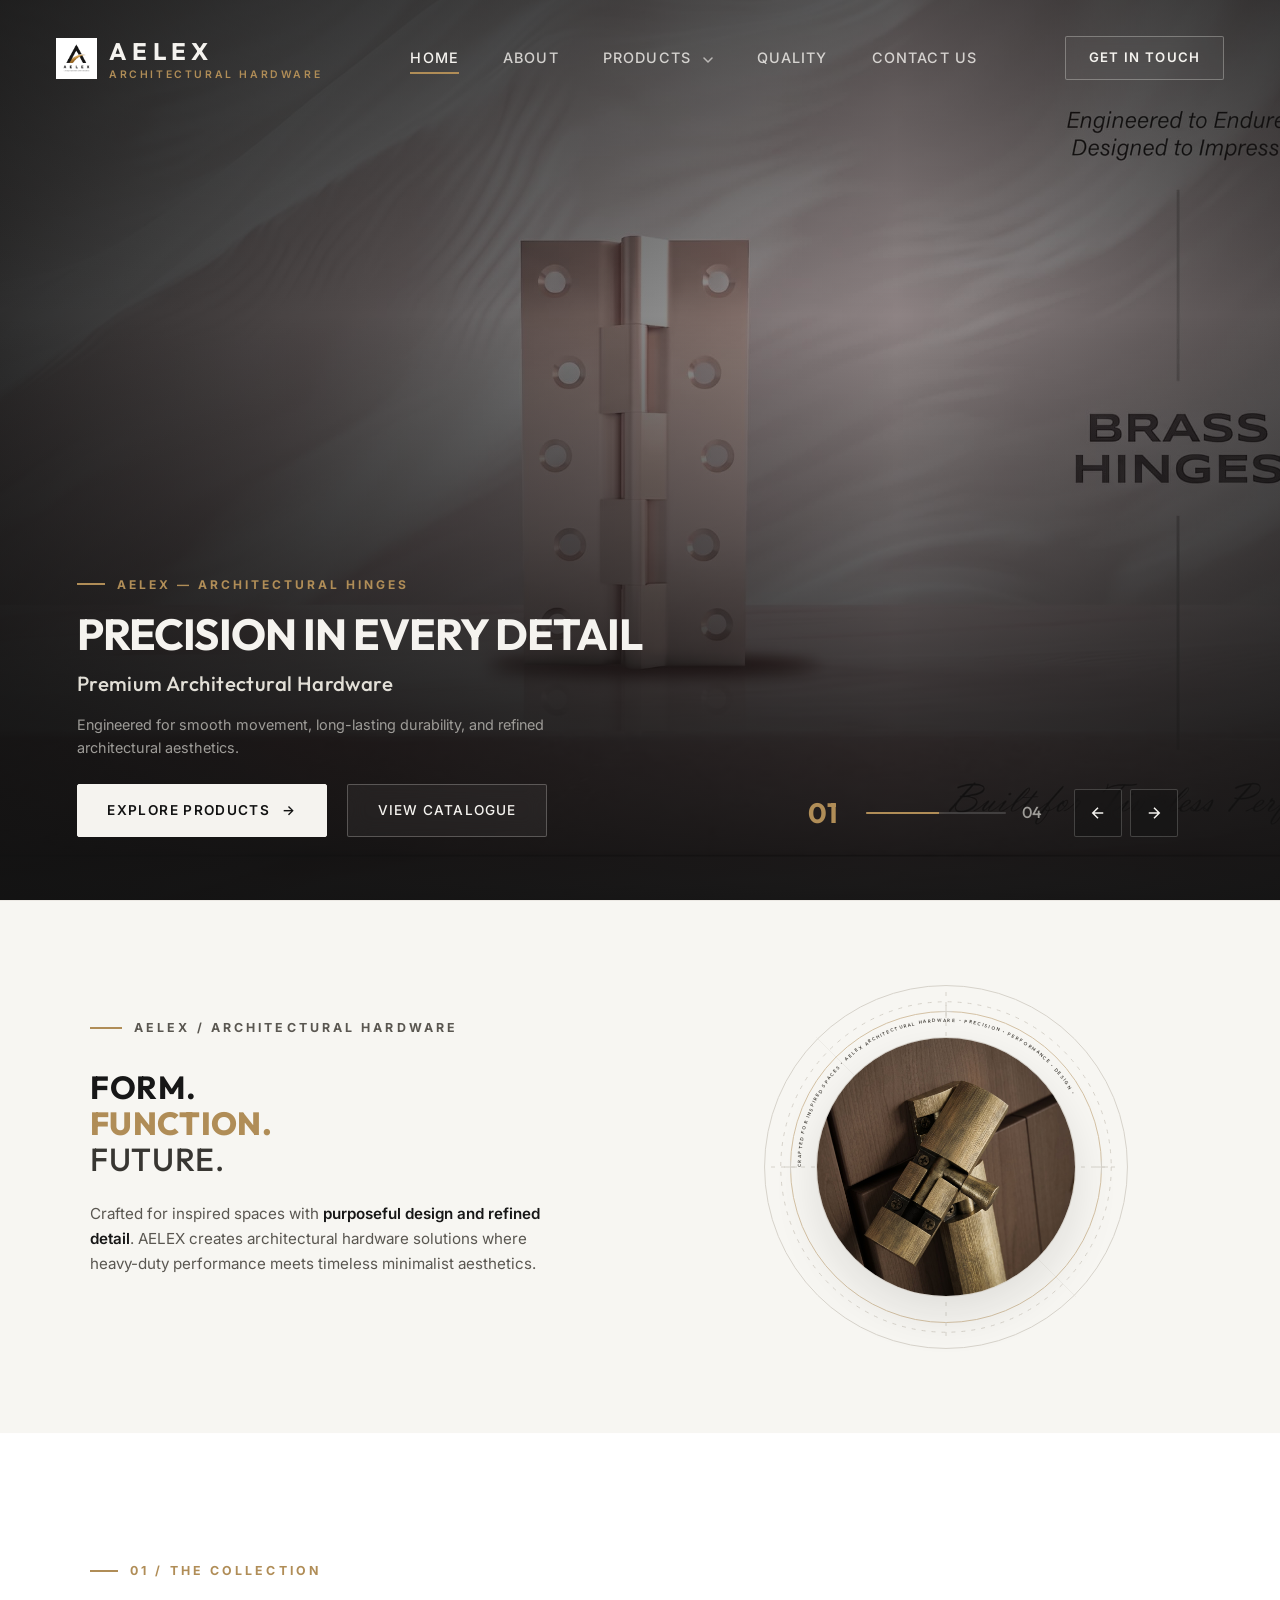
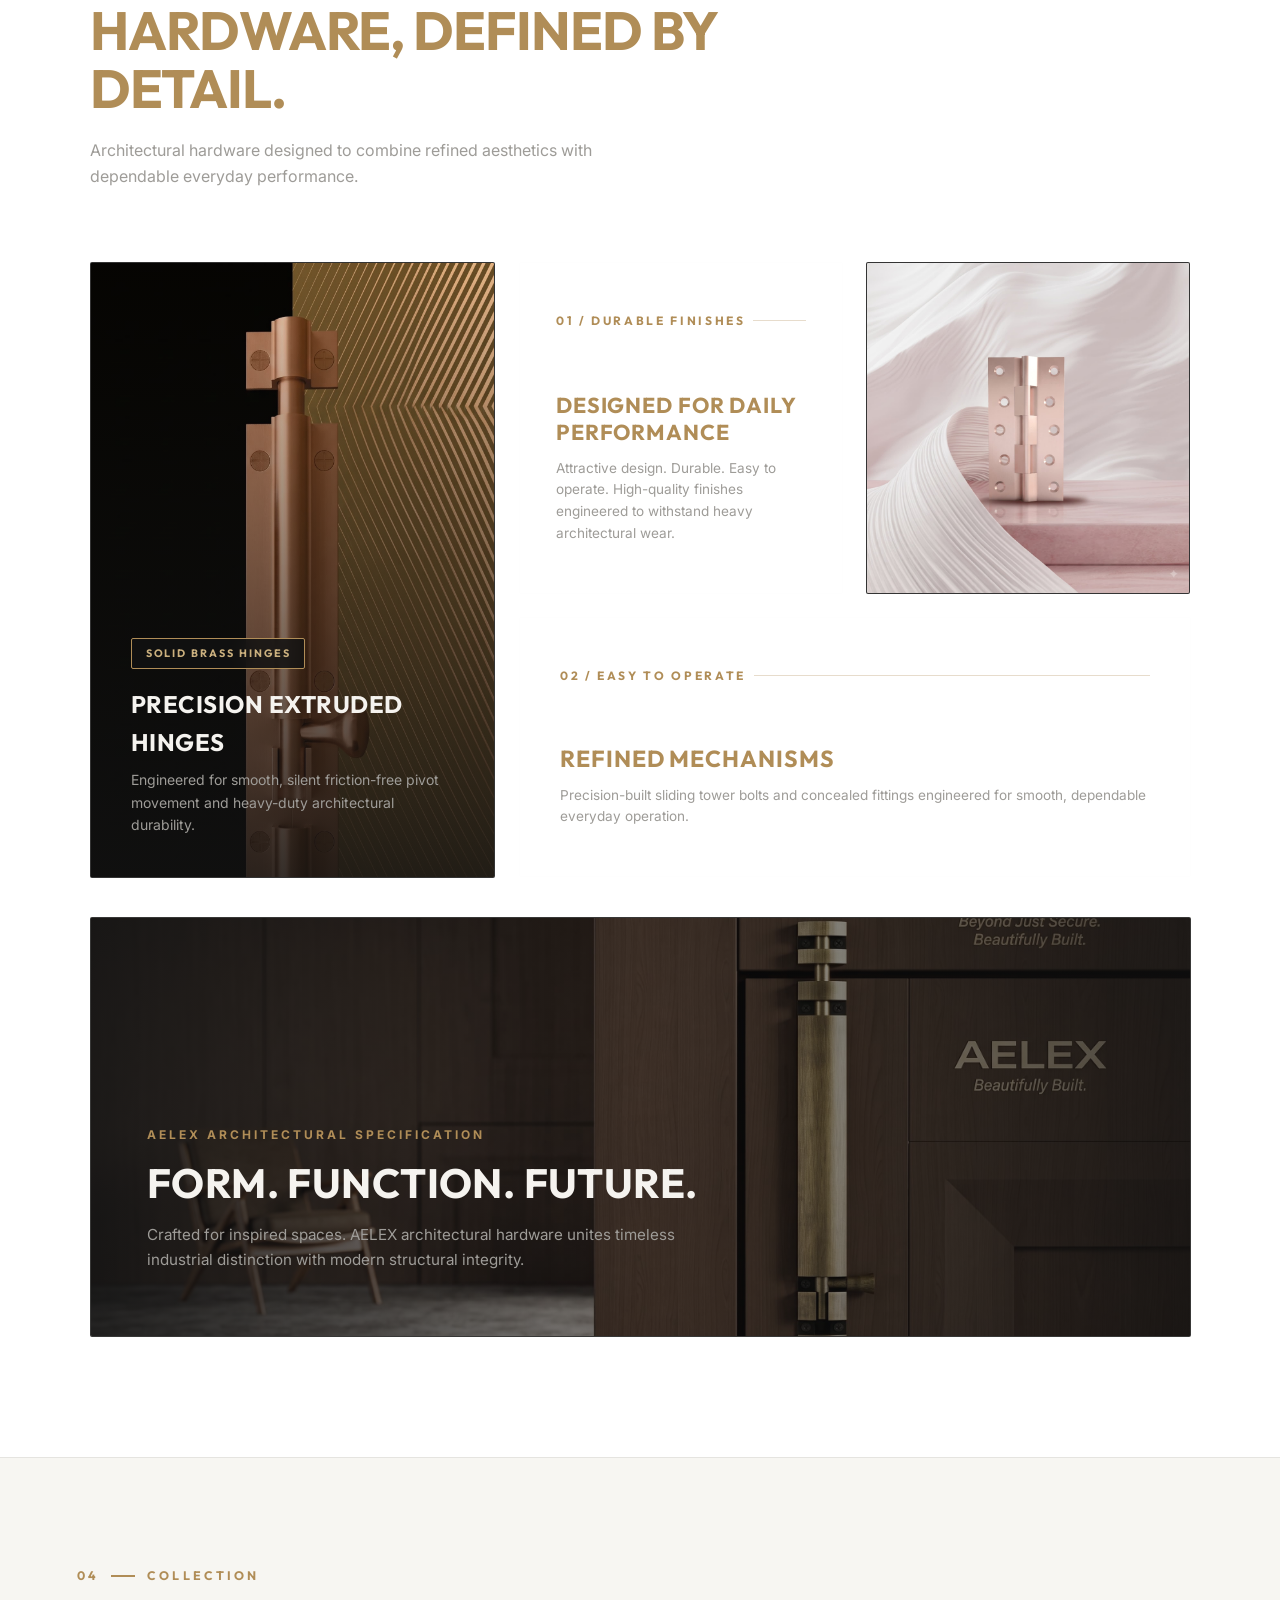
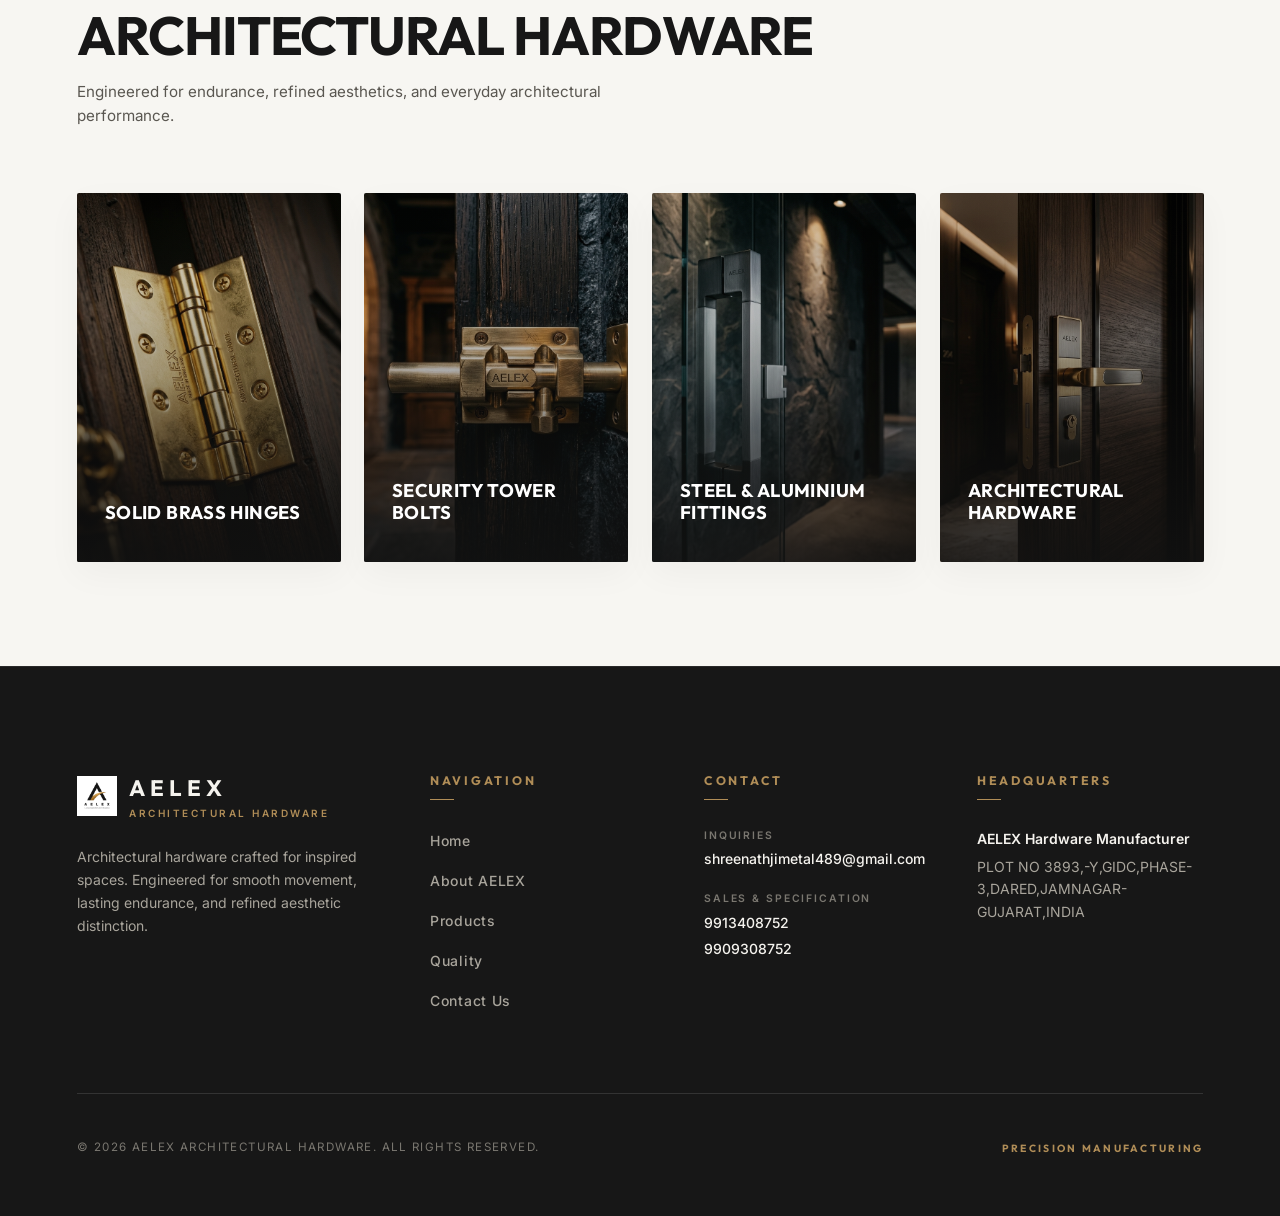
<file: index.html>
<!DOCTYPE html>
<html lang="en">
<head>
  <meta charset="UTF-8">
  <meta name="viewport" content="width=device-width, initial-scale=1.0">
  <title>AELEX | Premium Architectural & Industrial Hardware</title>
  <meta name="description" content="AELEX manufactures premium architectural hardware including solid brass hinges, brass tower bolts, and high-performance steel and aluminium fittings designed for modern spaces.">

  <!-- Google Fonts: Outfit (Headings) & Inter (Body) -->
  <link rel="preconnect" href="https://fonts.googleapis.com">
  <link rel="preconnect" href="https://fonts.gstatic.com" crossorigin>
  <link href="https://fonts.googleapis.com/css2?family=Inter:wght@300;400;500;600;700&family=Outfit:wght@400;500;600;700;800&display=swap" rel="stylesheet">

  <!-- Core Stylesheet -->
  <link rel="stylesheet" href="css/style.css">
</head>
<body>

  <!-- ==========================================================================
       HERO SECTION WRAPPER (100vh / 100svh Viewport)
       ========================================================================== -->
  <div class="hero-wrapper" id="home">

    <!-- Minimal Transparent Header Navigation -->
    <header class="site-header" id="site-header">
      <a href="#home" class="brand-logo" aria-label="AELEX Home">
        <img src="assets/images/aelexLogo.png" alt="AELEX Logo Icon" class="brand-mark-img">
        <div>
          <span class="brand-name">AELEX</span>
          <span class="brand-tagline">Architectural Hardware</span>
        </div>
      </a>

      <!-- Desktop Navigation Menu -->
      <nav aria-label="Primary Navigation">
        <ul class="nav-menu">
          <li><a href="#home" class="nav-link active">Home</a></li>
          <li><a href="about.html" class="nav-link">About</a></li>
          <li class="nav-item-dropdown">
            <a href="products.html" class="nav-link" aria-haspopup="true" aria-expanded="false">
              Products
              <svg class="dropdown-chevron" viewBox="0 0 10 6" width="10" height="6" aria-hidden="true">
                <path d="M1 1L5 5L9 1" stroke="currentColor" stroke-width="1.5" stroke-linecap="round" stroke-linejoin="round" fill="none"/>
              </svg>
            </a>
            <ul class="dropdown-menu" aria-label="Product Categories">
              <li><a href="brass-hinges.html" class="dropdown-item">BRASS HINGES</a></li>
              <li><a href="brass-tower-bolt.html" class="dropdown-item">BRASS TOWER BOLT</a></li>
              <li><a href="steel-aluminium-fittings.html" class="dropdown-item">STEEL &amp; ALUMINIUM FITTINGS</a></li>
            </ul>
          </li>
          <li><a href="quality.html" class="nav-link">Quality</a></li>
          <li><a href="contact.html" class="nav-link">Contact Us</a></li>
        </ul>
      </nav>

      <!-- Minimal Header Action Button -->
      <a href="contact.html" class="nav-cta-btn">Get In Touch</a>

      <!-- Mobile Navigation Hamburger Toggle -->
      <button class="mobile-nav-toggle" id="mobile-nav-toggle" aria-label="Toggle navigation menu" aria-expanded="false">
        <span></span>
        <span></span>
        <span></span>
      </button>
    </header>

    <!-- Mobile Drawer Overlay Menu -->
    <div class="mobile-nav-drawer" id="mobile-nav-drawer" aria-hidden="true">
      <ul class="mobile-nav-links">
        <li><a href="#home" class="active">Home</a></li>
        <li><a href="about.html">About</a></li>
        <li class="mobile-nav-dropdown">
          <div class="mobile-dropdown-header">
            <a href="products.html" class="mobile-nav-link-main">Products</a>
            <button class="mobile-dropdown-toggle" aria-label="Toggle Product Submenu" aria-expanded="false">
              <span class="toggle-icon">+</span>
            </button>
          </div>
          <ul class="mobile-submenu" aria-label="Product Submenu">
            <li><a href="brass-hinges.html" class="mobile-submenu-link">BRASS HINGES</a></li>
            <li><a href="brass-tower-bolt.html" class="mobile-submenu-link">BRASS TOWER BOLT</a></li>
            <li><a href="steel-aluminium-fittings.html" class="mobile-submenu-link">STEEL &amp; ALUMINIUM FITTINGS</a></li>
          </ul>
        </li>
        <li><a href="quality.html">Quality</a></li>
        <li><a href="contact.html">Contact Us</a></li>
      </ul>
      <div class="mobile-drawer-footer">
        <p class="mobile-drawer-contact">AELEX HARDWARE MANUFACTURER</p>
      </div>
    </div>

    <!-- ==========================================================================
         CINEMATIC HERO SLIDER
         ========================================================================== -->
    <div class="hero-slider" id="hero-slider">

      <!-- Slide 01: Brass Hinges -->
      <div class="hero-slide active" id="slide-1" aria-hidden="false">
        <div class="slide-bg-container">
          <img src="assets/images/photo2.jpg" alt="AELEX Premium Brass Architectural Hinge detail close-up" class="slide-bg-image">
          <div class="slide-overlay"></div>
          <div class="slide-vignette"></div>
        </div>

        <div class="hero-content-wrapper">
          <div class="hero-eyebrow">AELEX — ARCHITECTURAL HINGES</div>
          <h1 class="hero-headline">PRECISION IN EVERY DETAIL</h1>
          <p class="hero-subtitle">Premium Architectural Hardware</p>
          <p class="hero-description">Engineered for smooth movement, long-lasting durability, and refined architectural aesthetics.</p>
          <div class="hero-actions">
            <a href="#products" class="btn-primary">
              <span>Explore Products</span>
              <span class="btn-arrow">&rarr;</span>
            </a>
            <a href="#catalogue" class="btn-secondary">View Catalogue</a>
          </div>
        </div>
      </div>

      <!-- Slide 02: Brass Tower Bolts -->
      <div class="hero-slide" id="slide-2" aria-hidden="true">
        <div class="slide-bg-container">
          <img src="assets/images/slide2.jpg" alt="AELEX Solid Brass Architectural Tower Bolt security lock mechanism" class="slide-bg-image">
          <div class="slide-overlay"></div>
          <div class="slide-vignette"></div>
        </div>

        <div class="hero-content-wrapper">
          <div class="hero-eyebrow">AELEX — SECURITY HARDWARE</div>
          <h2 class="hero-headline">STRENGTH, REFINED</h2>
          <p class="hero-subtitle">Hardware Built to Last</p>
          <p class="hero-description">Where reliable performance meets timeless architectural design and solid brass craftsmanship.</p>
          <div class="hero-actions">
            <a href="#products" class="btn-primary">
              <span>View Collection</span>
              <span class="btn-arrow">&rarr;</span>
            </a>
            <a href="#specs" class="btn-secondary">Technical Specs</a>
          </div>
        </div>
      </div>

      <!-- Slide 03: Steel & Aluminium Fittings -->
      <div class="hero-slide" id="slide-3" aria-hidden="true">
        <div class="slide-bg-container">
          <img src="assets/images/slide3.jpg" alt="AELEX Stainless Steel and Aluminium architectural door handle and fittings" class="slide-bg-image">
          <div class="slide-overlay"></div>
          <div class="slide-vignette"></div>
        </div>

        <div class="hero-content-wrapper">
          <div class="hero-eyebrow">AELEX — MODERN FITTINGS</div>
          <h2 class="hero-headline">ENGINEERED FOR PERFORMANCE</h2>
          <p class="hero-subtitle">Built for Modern Spaces</p>
          <p class="hero-description">Reliable fittings designed for strength, security, and everyday performance in high-traffic environments.</p>
          <div class="hero-actions">
            <a href="#products" class="btn-primary">
              <span>Discover AELEX</span>
              <span class="btn-arrow">&rarr;</span>
            </a>
            <a href="#range" class="btn-secondary">Explore Range</a>
          </div>
        </div>
      </div>

      <!-- Slide 04: Premium Architectural Hardware -->
      <div class="hero-slide" id="slide-4" aria-hidden="true">
        <div class="slide-bg-container">
          <img src="assets/images/photo5.jpg" alt="AELEX luxury architectural concealed brass hardware detail" class="slide-bg-image">
          <div class="slide-overlay"></div>
          <div class="slide-vignette"></div>
        </div>

        <div class="hero-content-wrapper">
          <div class="hero-eyebrow">AELEX — LUXURY COLLECTIONS</div>
          <h2 class="hero-headline">FORM. FUNCTION. FUTURE.</h2>
          <p class="hero-subtitle">Crafted for Inspired Spaces</p>
          <p class="hero-description">Attractive design. Durable. Easy to operate. High-quality finishes engineered for high-end residential and commercial architecture.</p>
          <div class="hero-actions">
            <a href="#products" class="btn-primary">
              <span>Explore Products</span>
              <span class="btn-arrow">&rarr;</span>
            </a>
            <a href="#contact" class="btn-secondary">Contact Sales</a>
          </div>
        </div>
      </div>

      <!-- Minimal Floating Slider Controls -->
      <div class="slider-controls-wrapper">
        <div class="slider-counter-block">
          <span class="current-slide-num" id="current-slide-num">01</span>
          <div class="slider-progress-track">
            <div class="slider-progress-bar" id="slider-progress-bar"></div>
          </div>
          <span class="total-slide-num" id="total-slide-num">04</span>
        </div>

        <div class="slider-arrows">
          <button class="arrow-btn prev-btn" id="prev-slide-btn" aria-label="Previous Slide">
            <svg viewBox="0 0 24 24">
              <path d="M19 12H5M12 19l-7-7 7-7"/>
            </svg>
          </button>
          <button class="arrow-btn next-btn" id="next-slide-btn" aria-label="Next Slide">
            <svg viewBox="0 0 24 24">
              <path d="M5 12h14M12 5l7 7-7 7"/>
            </svg>
          </button>
        </div>
      </div>

    </div><!-- /.hero-slider -->

  </div><!-- /.hero-wrapper -->

  <!-- ==========================================================================
       AELEX EDITORIAL / ARCHITECTURAL BRAND SECTION
       ========================================================================== -->
  <section class="brand-editorial-section" id="about" aria-label="Brand Philosophy & Precision Design">
    <div class="editorial-grid">

      <!-- Left Zone: Large Editorial Typography & Architectural Annotations -->
      <div class="editorial-left-zone">
        <div class="editorial-eyebrow-label reveal-element delay-1">
          AELEX / ARCHITECTURAL HARDWARE
        </div>

        <h2 class="editorial-headline-block reveal-element delay-2">
          <span class="editorial-line line-1">FORM.</span>
          <span class="editorial-line line-2">FUNCTION.</span>
          <span class="editorial-line line-3">FUTURE.</span>
        </h2>

        <p class="editorial-lead-text reveal-element delay-3">
          Crafted for inspired spaces with <strong>purposeful design and refined detail</strong>. AELEX creates architectural hardware solutions where heavy-duty performance meets timeless minimalist aesthetics.
        </p>

        <!-- Architectural Annotations / Engineering Callouts -->
        <!-- <div class="editorial-annotations-container reveal-element delay-4">
          <div class="annotation-item">
            <span class="annotation-num">01 / PRECISION</span>
            <h3 class="annotation-title">SOLID ENGINEERING</h3>
            <p class="annotation-desc">Extruded brass & high-grade alloys crafted for smooth, silent friction-free operation.</p>
          </div>
          <div class="annotation-item">
            <span class="annotation-num">02 / ENDURANCE</span>
            <h3 class="annotation-title">LASTING DISTINCTION</h3>
            <p class="annotation-desc">Refined modern finishes engineered to withstand heavy architectural wear.</p>
          </div>
        </div> -->
      </div>

      <!-- Right Zone: Circular Visual Composition & Architectural Geometry -->
      <div class="editorial-right-zone reveal-element reveal-scale delay-2">

        <!-- SVG Geometric Engineering Lines Backdrop -->
        <div class="geo-lines-container">
          <svg class="geo-svg" viewBox="0 0 600 600">
            <!-- Concentric Outer Architectural Circles -->
            <circle cx="300" cy="300" r="280" />
            <circle cx="300" cy="300" r="255" class="dashed-line" />
            <circle cx="300" cy="300" r="240" class="brass-line" />
            <!-- Engineering Crosshairs & Axes -->
            <line x1="30" y1="300" x2="570" y2="300" class="dashed-line" />
            <line x1="300" y1="30" x2="300" y2="570" class="dashed-line" />
            <!-- Diagonal Drafting Axis Lines -->
            <line x1="100" y1="100" x2="500" y2="500" opacity="0.3" />
            <!-- Precision Corner Crosses -->
            <path d="M 60 290 L 60 310 M 50 300 L 70 300" />
            <path d="M 540 290 L 540 310 M 530 300 L 550 300" />
            <path d="M 290 60 L 310 60 M 300 50 L 300 70" />
          </svg>
        </div>

        <!-- SVG Curved Typography Path around Circle -->
        <div class="curved-text-wrapper">
          <svg class="curved-text-svg" viewBox="0 0 580 580">
            <defs>
              <path id="textCirclePath" d="M 290,290 m -248,0 a 248,248 0 1,1 496,0 a 248,248 0 1,1 -496,0" />
            </defs>
            <text class="curved-text-path">
              <textPath href="#textCirclePath" startOffset="0%">
                CRAFTED FOR INSPIRED SPACES &bull; AELEX ARCHITECTURAL HARDWARE &bull; PRECISION &bull; PERFORMANCE &bull; DESIGN &bull;
              </textPath>
            </text>
          </svg>
        </div>

        <!-- Main Circular Image Frame (Solid Brass Hinge Photography) -->
        <div class="editorial-circle-frame" tabIndex="0" aria-label="AELEX Solid Brass Hinge Product Visual">
          <img src="assets/images/aelex5.jpg" alt="AELEX Solid Extruded Brass Architectural Hinge product detail" class="editorial-product-img">
          
          <!-- Interactive Hover Badge -->
          <!-- <div class="editorial-hover-badge">
            <span>Explore Collection</span>
            <span class="badge-arrow">&rarr;</span>
          </div> -->
        </div>

        <!-- Secondary Floating Accent 1 (Bottom-Left: Brass Tower Bolt) -->
        <!-- <div class="secondary-accent-1" title="AELEX Brass Tower Bolt Detail">
          <img src="assets/images/editorial-tower-bolt.png" alt="AELEX Solid Brass Tower Bolt detail">
          <span class="accent-caption-tag">TOWER BOLTS</span>
        </div> -->

        <!-- Secondary Floating Accent 2 (Top-Right: Stainless Steel Fitting) -->
        <!-- <div class="secondary-accent-2" title="AELEX Steel & Aluminium Fittings Detail">
          <img src="assets/images/editorial-steel-fitting.png" alt="AELEX Stainless Steel fitting detail">
        </div> -->

      </div><!-- /.editorial-right-zone -->

    </div><!-- /.editorial-grid -->
  </section><!-- /.brand-editorial-section -->

  <!-- ==========================================================================
       AELEX THIRD SECTION — PREMIUM ASYMMETRICAL PRODUCT SHOWCASE
       ========================================================================== -->
  <section class="product-showcase-section" id="products" aria-label="AELEX Product Collection Showcase">
    
    <!-- Section Introduction Header -->
    <div class="showcase-intro-block reveal-element delay-1">
      <div class="showcase-eyebrow">01 / THE COLLECTION</div>
      <h2 class="showcase-headline">HARDWARE, DEFINED BY DETAIL.</h2>
      <p class="showcase-subtitle">Architectural hardware designed to combine refined aesthetics with dependable everyday performance.</p>
    </div>

    <!-- Asymmetrical CSS Grid Layout -->
    <div class="showcase-grid">

      <!-- Panel 01: Dominant Product Photography (Left - Spans 2 Rows) -->
      <article class="showcase-panel panel-dominant reveal-element delay-2">
        <img src="assets/images/aelex3.jpg" alt="AELEX Solid Extruded Brass Architectural Hinge detail close-up" class="panel-bg-image">
        <div class="panel-dominant-overlay"></div>
        <div class="panel-detail-badge">View Detail &rarr;</div>
        <div class="panel-dominant-content">
          <span class="panel-tag-badge">SOLID BRASS HINGES</span>
          <h3 class="panel-title">PRECISION EXTRUDED HINGES</h3>
          <p class="panel-desc">Engineered for smooth, silent friction-free pivot movement and heavy-duty architectural durability.</p>
        </div>
      </article>

      <!-- Panel 02: Technical Statement (Top Middle - Matte Black Card) -->
      <article class="showcase-panel panel-text-dark-1 reveal-element delay-3">
        <div class="panel-num-accent">01 / DURABLE FINISHES</div>
        <div>
          <h3 class="panel-statement-title">DESIGNED FOR DAILY PERFORMANCE</h3>
          <p class="panel-statement-body">Attractive design. Durable. Easy to operate. High-quality finishes engineered to withstand heavy architectural wear.</p>
        </div>
      </article>

      <!-- Panel 03: Product Detail Macro Crop (Top Right) -->
      <article class="showcase-panel panel-detail-crop reveal-element delay-4">
        <img src="assets/images/aelex2.jpg" alt="AELEX Solid Brass Tower Bolt macro close-up detail" class="panel-bg-image">
        <div class="panel-detail-badge">View Detail &rarr;</div>
      </article>

      <!-- Panel 04: Function Text Panel (Middle Right - Spans Col 2 & 3) -->
      <article class="showcase-panel panel-text-dark-2 reveal-element delay-3">
        <div class="panel-num-accent">02 / EASY TO OPERATE</div>
        <div>
          <h3 class="panel-statement-title">REFINED MECHANISMS</h3>
          <p class="panel-statement-body">Precision-built sliding tower bolts and concealed fittings engineered for smooth, dependable everyday operation.</p>
        </div>
      </article>

      <!-- Panel 05: Large Lower Feature Visual (Spans Full Width) -->
      <article class="showcase-panel panel-feature-wide reveal-element delay-2">
        <img src="assets/images/photo5.jpg" alt="AELEX Luxury Architectural Hardware set against dark granite and timber" class="panel-bg-image">
        <div class="panel-feature-overlay"></div>
        <div class="panel-detail-badge">Explore Range &rarr;</div>
        <div class="panel-feature-content">
          <div class="feature-quote-eyebrow">AELEX ARCHITECTURAL SPECIFICATION</div>
          <h3 class="feature-quote-text">FORM. FUNCTION. FUTURE.</h3>
          <p class="feature-quote-sub">Crafted for inspired spaces. AELEX architectural hardware unites timeless industrial distinction with modern structural integrity.</p>
        </div>
      </article>

    </div><!-- /.showcase-grid -->
  </section>

  <!-- ==========================================================================
       AELEX FOURTH SECTION — MINIMAL PRODUCT CATEGORY SHOWCASE
       ========================================================================== -->
  <section class="product-collection-section" id="collection" aria-label="AELEX Product Collections">
    <div class="collection-container">
      
      <!-- Minimal Section Header -->
      <div class="collection-header reveal-element delay-1">
        <div class="collection-eyebrow">
          <span class="eyebrow-num">04</span>
          <span class="eyebrow-line"></span>
          <span class="eyebrow-text">COLLECTION</span>
        </div>
        <h2 class="collection-headline">ARCHITECTURAL HARDWARE</h2>
        <p class="collection-subtext">Engineered for endurance, refined aesthetics, and everyday architectural performance.</p>
      </div>

      <!-- 4 Horizontal Product Cards Grid -->
      <div class="collection-grid">

        <!-- Card 01: Hinges -->
        <article class="category-card reveal-element delay-2" tabindex="0" aria-label="AELEX Solid Brass Hinges Collection">
          <div class="card-image-wrapper">
            <img src="assets/images/slide-1-brass-hinge.png" alt="AELEX Solid Brass Architectural Hinges detail" class="card-image">
            <div class="card-gradient-overlay"></div>
          </div>
          <div class="card-content">
            <!-- <span class="card-num-tag">01 / HINGES</span> -->
            <h3 class="card-title">SOLID BRASS HINGES</h3>
            <!-- <div class="card-cta-indicator">
              <span>View Range</span>
              <span class="card-arrow">&rarr;</span>
            </div> -->
          </div>
        </article>

        <!-- Card 02: Tower Bolts -->
        <article class="category-card reveal-element delay-3" tabindex="0" aria-label="AELEX Tower Bolts Collection">
          <div class="card-image-wrapper">
            <img src="assets/images/slide-2-brass-tower-bolt.png" alt="AELEX Solid Brass Tower Bolt lock mechanism" class="card-image">
            <div class="card-gradient-overlay"></div>
          </div>
          <div class="card-content">
            <!-- <span class="card-num-tag">02 / TOWER BOLTS</span> -->
            <h3 class="card-title">SECURITY TOWER BOLTS</h3>
            <!-- <div class="card-cta-indicator">
              <span>View Range</span>
              <span class="card-arrow">&rarr;</span>
            </div> -->
          </div>
        </article>

        <!-- Card 03: Handles & Fittings -->
        <article class="category-card reveal-element delay-4" tabindex="0" aria-label="AELEX Modern Fittings Collection">
          <div class="card-image-wrapper">
            <img src="assets/images/slide-3-steel-fittings.png" alt="AELEX Stainless Steel and Aluminium architectural fittings" class="card-image">
            <div class="card-gradient-overlay"></div>
          </div>
          <div class="card-content">
            <!-- <span class="card-num-tag">03 / FITTINGS</span> -->
            <h3 class="card-title">STEEL &amp; ALUMINIUM FITTINGS</h3>
            <!-- <div class="card-cta-indicator">
              <span>View Range</span>
              <span class="card-arrow">&rarr;</span>
            </div> -->
          </div>
        </article>

        <!-- Card 04: Architectural Hardware -->
        <article class="category-card reveal-element delay-5" tabindex="0" aria-label="AELEX Concealed Architectural Hardware">
          <div class="card-image-wrapper">
            <img src="assets/images/slide-4-architectural-hardware.png" alt="AELEX Concealed Architectural Hardware set detail" class="card-image">
            <div class="card-gradient-overlay"></div>
          </div>
          <div class="card-content">
            <!-- <span class="card-num-tag">04 / HARDWARE</span> -->
            <h3 class="card-title">ARCHITECTURAL HARDWARE</h3>
            <!-- <div class="card-cta-indicator">
              <span>View Range</span>
              <span class="card-arrow">&rarr;</span>
            </div> -->
          </div>
        </article>

      </div><!-- /.collection-grid -->

    </div><!-- /.collection-container -->
  </section><!-- /.product-collection-section -->

  <!-- ==========================================================================
       AELEX FOOTER — ARCHITECTURAL BRAND CLOSING
       ========================================================================== -->
  <footer class="site-footer" id="contact" aria-label="AELEX Corporate Footer">
    <div class="footer-container">
      
      <!-- Top 4-Column Grid -->
      <div class="footer-grid">

        <!-- Column 1: Brand & Philosophy -->
        <div class="footer-col footer-col-brand reveal-element delay-1">
          <a href="#home" class="footer-logo" aria-label="AELEX Home">
            <img src="assets/images/aelexLogo.png" alt="AELEX Logo Icon" class="footer-mark-img">
            <div>
              <span class="footer-brand-name">AELEX</span>
              <span class="footer-brand-tag">Architectural Hardware</span>
            </div>
          </a>
          <p class="footer-brand-desc">
            Architectural hardware crafted for inspired spaces. Engineered for smooth movement, lasting endurance, and refined aesthetic distinction.
          </p>
        </div>

        <!-- Column 2: Navigation Links -->
        <div class="footer-col footer-col-nav reveal-element delay-2">
          <h3 class="footer-col-title">NAVIGATION</h3>
          <ul class="footer-links">
            <li><a href="#home">Home</a></li>
            <li><a href="about.html">About AELEX</a></li>
            <li><a href="products.html">Products</a></li>
            <li><a href="quality.html">Quality</a></li>
            <li><a href="#contact">Contact Us</a></li>
          </ul>
        </div>

        <div class="footer-col footer-col-contact reveal-element delay-3">
          <h3 class="footer-col-title">CONTACT</h3>
          <div class="footer-contact-details">
            <div class="contact-item">
              <span class="contact-label">INQUIRIES</span>
              <a href="mailto:shreenathjimetal489@gmail.com" class="contact-value">shreenathjimetal489@gmail.com</a>
            </div>
            <div class="contact-item">
              <span class="contact-label">SALES &amp; SPECIFICATION</span>
              <a href="tel:9913408752" class="contact-value">9913408752</a>
              <a href="tel:9909308752" class="contact-value">9909308752</a>
            </div>
          </div>
        </div>

        <!-- Column 4: Location / HQ -->
        <div class="footer-col footer-col-location reveal-element delay-4">
          <h3 class="footer-col-title">HEADQUARTERS</h3>
          <address class="footer-address">
            <p class="address-name">AELEX Hardware Manufacturer</p>
            <p class="address-line">PLOT NO 3893,-Y,GIDC,PHASE-3,DARED,JAMNAGAR-GUJARAT,INDIA</p>
          </address>
        </div>

      </div><!-- /.footer-grid -->

      <!-- Horizontal Divider -->
      <div class="footer-divider reveal-element delay-3"></div>

      <!-- Bottom Row: Copyright & Legal -->
      <div class="footer-bottom reveal-element delay-4">
        <p class="copyright-text">&copy; 2026 AELEX ARCHITECTURAL HARDWARE. ALL RIGHTS RESERVED.</p>
        <div class="footer-legal-links">
          <span class="legal-tag">PRECISION MANUFACTURING</span>
        </div>
      </div>

    </div><!-- /.footer-container -->
  </footer><!-- /.site-footer -->

  <!-- JavaScript Controller -->
  <script src="js/hero-slider.js"></script>
</body>
</html>
</file>
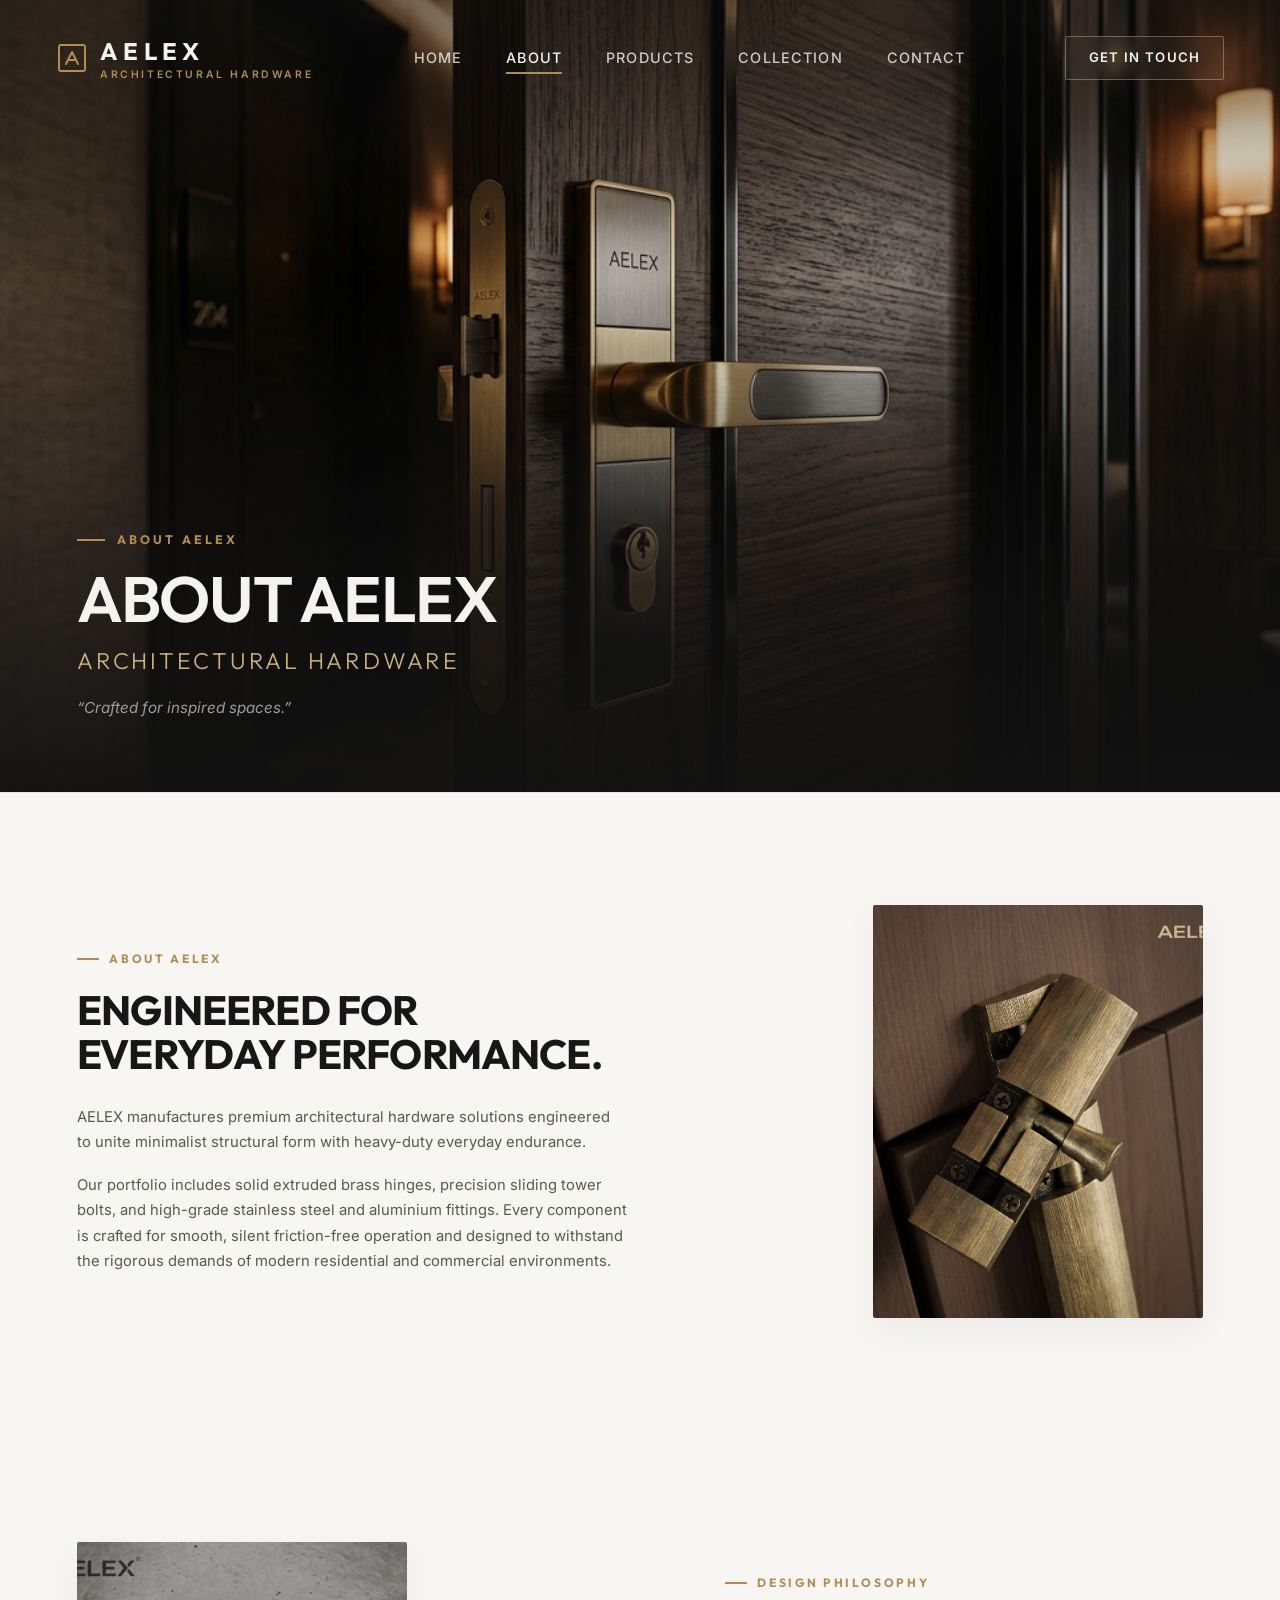
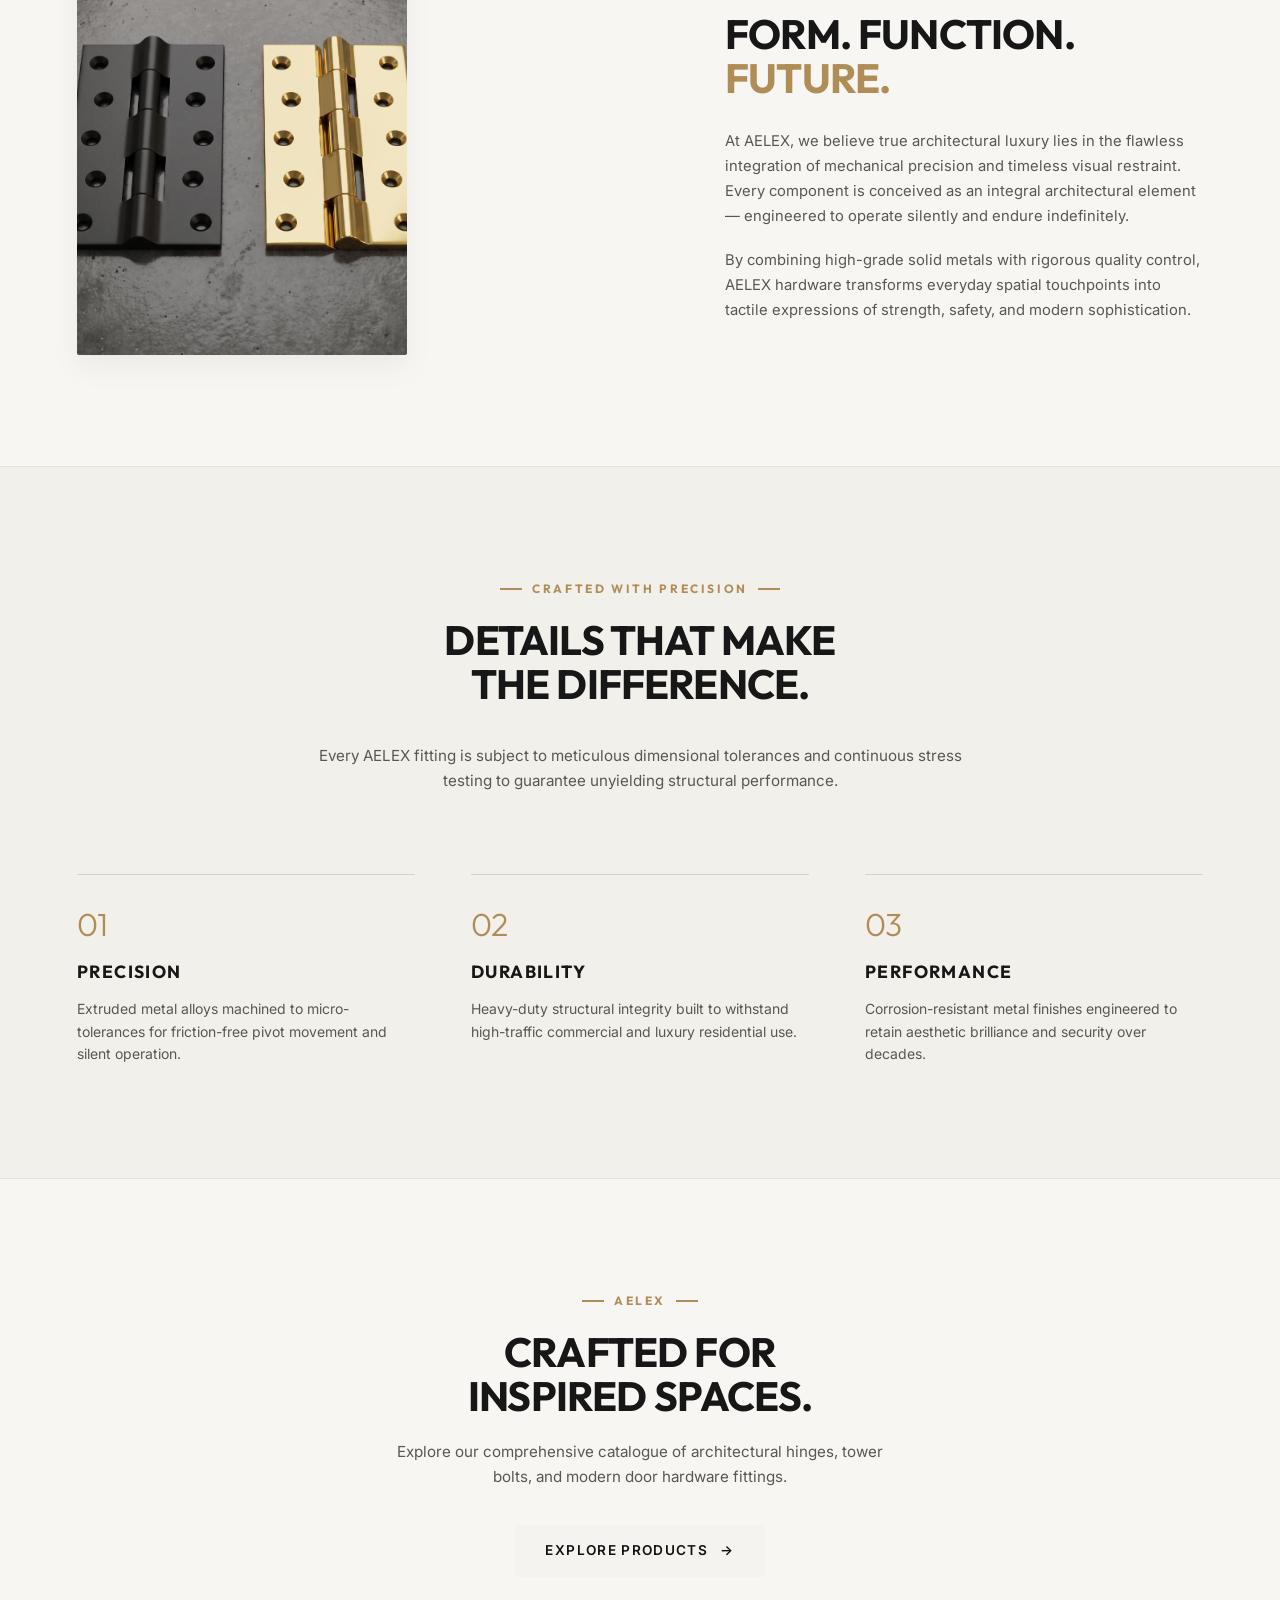
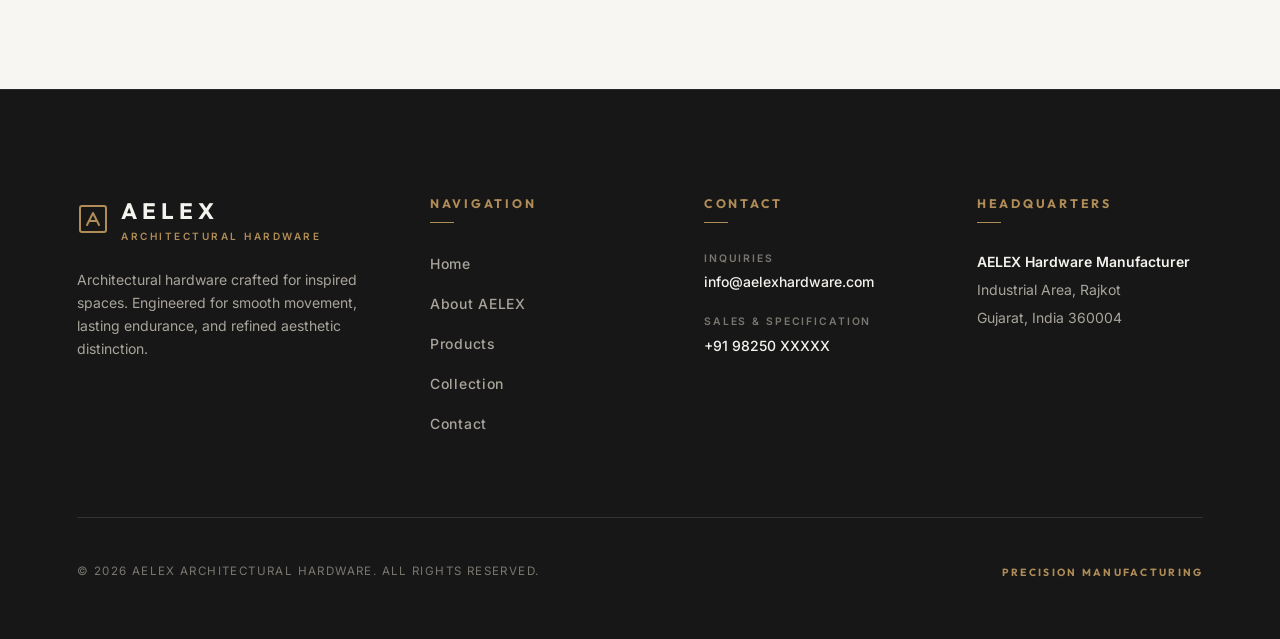
<file: about.html>
<!DOCTYPE html>
<html lang="en">
<head>
  <meta charset="UTF-8">
  <meta name="viewport" content="width=device-width, initial-scale=1.0">
  <title>About AELEX | Premium Architectural Hardware</title>
  <meta name="description" content="AELEX manufactures premium architectural hardware including solid brass hinges, brass tower bolts, and high-performance steel fittings engineered for modern spaces.">

  <!-- Google Fonts: Outfit (Headings) & Inter (Body) -->
  <link rel="preconnect" href="https://fonts.googleapis.com">
  <link rel="preconnect" href="https://fonts.gstatic.com" crossorigin>
  <link href="https://fonts.googleapis.com/css2?family=Inter:wght@300;400;500;600;700&family=Outfit:wght@400;500;600;700;800&display=swap" rel="stylesheet">

  <!-- Core Stylesheet -->
  <link rel="stylesheet" href="css/style.css">
</head>
<body class="about-page-body">

  <!-- ==========================================================================
       1. SITE HEADER NAVIGATION (REUSED UNCHANGED FROM HOME)
       ========================================================================== -->
  <header class="site-header" id="site-header">
    <a href="index.html" class="brand-logo" aria-label="AELEX Home">
      <div class="brand-mark">
        <svg class="brand-mark-svg" viewBox="0 0 32 32">
          <rect x="3" y="3" width="26" height="26" rx="2" stroke-linecap="round"/>
          <path d="M10 22L16 10L22 22M12 18H20" stroke-linecap="round" stroke-linejoin="round"/>
        </svg>
      </div>
      <div>
        <span class="brand-name">AELEX</span>
        <span class="brand-tagline">Architectural Hardware</span>
      </div>
    </a>

    <!-- Desktop Navigation Menu -->
    <nav aria-label="Primary Navigation">
      <ul class="nav-menu">
        <li><a href="index.html#home" class="nav-link">Home</a></li>
        <li><a href="about.html" class="nav-link active">About</a></li>
        <li><a href="products.html" class="nav-link">Products</a></li>
        <li><a href="index.html#collection" class="nav-link">Collection</a></li>
        <li><a href="#contact" class="nav-link">Contact</a></li>
      </ul>
    </nav>

    <!-- Minimal Header Action Button -->
    <a href="#contact" class="nav-cta-btn">Get In Touch</a>

    <!-- Mobile Navigation Hamburger Toggle -->
    <button class="mobile-nav-toggle" id="mobile-nav-toggle" aria-label="Toggle navigation menu" aria-expanded="false">
      <span></span>
      <span></span>
      <span></span>
    </button>
  </header>

  <!-- Mobile Navigation Drawer Overlay Menu -->
  <div class="mobile-nav-drawer" id="mobile-nav-drawer" aria-hidden="true">
    <ul class="mobile-nav-links">
      <li><a href="index.html#home">Home</a></li>
      <li><a href="about.html" class="active">About</a></li>
      <li><a href="products.html">Products</a></li>
      <li><a href="index.html#collection">Collection</a></li>
      <li><a href="#contact">Contact</a></li>
    </ul>
    <div class="mobile-drawer-footer">
      <p class="mobile-drawer-contact">AELEX HARDWARE MANUFACTURER</p>
    </div>
  </div>

  <!-- ==========================================================================
       2. SECTION 1 — ABOUT HERO (CLEAN & CINEMATIC)
       ========================================================================== -->
  <section class="about-hero-clean" id="about-hero" aria-label="About AELEX Hero Banner">
    <div class="about-hero-bg-container">
      <img src="assets/images/slide-4-architectural-hardware.png" alt="AELEX luxury architectural hardware background" class="about-hero-bg-image">
      <div class="about-hero-overlay"></div>
      <div class="about-hero-vignette"></div>
    </div>

    <div class="about-hero-content-wrapper">
      <div class="about-hero-eyebrow reveal-element delay-1">
        <span class="eyebrow-brass-bar"></span>
        <span>ABOUT AELEX</span>
      </div>

      <h1 class="about-hero-headline reveal-element delay-2">ABOUT AELEX</h1>

      <p class="about-hero-subtitle reveal-element delay-3">ARCHITECTURAL HARDWARE</p>

      <p class="about-hero-statement reveal-element delay-4">
        &ldquo;Crafted for inspired spaces.&rdquo;
      </p>
    </div>
  </section>

  <!-- ==========================================================================
       3. SECTION 2 — ABOUT INTRODUCTION (CONTENT LEFT, SMALL IMAGE RIGHT)
       ========================================================================== -->
  <section class="about-intro-clean" id="about-intro" aria-label="AELEX Company Introduction">
    <div class="about-clean-container">
      <div class="about-intro-grid">
        
        <!-- Left Side: Editorial Content -->
        <div class="about-intro-content reveal-left">
          <div class="clean-eyebrow">
            <span class="eyebrow-brass-line"></span>
            <span>ABOUT AELEX</span>
          </div>

          <h2 class="clean-headline">
            ENGINEERED FOR<br>
            EVERYDAY PERFORMANCE.
          </h2>

          <div class="clean-body-copy">
            <p>
              AELEX manufactures premium architectural hardware solutions engineered to unite minimalist structural form with heavy-duty everyday endurance.
            </p>
            <p>
              Our portfolio includes solid extruded brass hinges, precision sliding tower bolts, and high-grade stainless steel and aluminium fittings. Every component is crafted for smooth, silent friction-free operation and designed to withstand the rigorous demands of modern residential and commercial environments.
            </p>
          </div>
        </div>

        <!-- Right Side: Small Minimal Product Image -->
        <div class="about-intro-image reveal-right">
          <div class="clean-img-wrapper">
            <img src="assets/images/aelex5.jpg" alt="AELEX Solid Extruded Brass Architectural Hinge Detail" class="clean-product-img">
          </div>
        </div>

      </div>
    </div>
  </section>

  <!-- ==========================================================================
       4. SECTION 3 — AELEX DESIGN PHILOSOPHY (SMALL IMAGE LEFT, CONTENT RIGHT)
       ========================================================================== -->
  <section class="about-philosophy-clean" id="about-philosophy" aria-label="AELEX Design Philosophy">
    <div class="about-clean-container">
      <div class="about-philosophy-grid">
        
        <!-- Left Side: Small Minimal Product Image -->
        <div class="about-philosophy-image reveal-left">
          <div class="clean-img-wrapper">
            <img src="assets/images/aelex4.jpg" alt="AELEX Solid Extruded Brass Architectural Tower Bolt" class="clean-product-img">
          </div>
        </div>

        <!-- Right Side: Editorial Content -->
        <div class="about-philosophy-content reveal-right">
          <div class="clean-eyebrow">
            <span class="eyebrow-brass-line"></span>
            <span>DESIGN PHILOSOPHY</span>
          </div>

          <h2 class="clean-headline">
            FORM. FUNCTION.<br>
            <span class="highlight-brass">FUTURE.</span>
          </h2>

          <div class="clean-body-copy">
            <p>
              At AELEX, we believe true architectural luxury lies in the flawless integration of mechanical precision and timeless visual restraint. Every component is conceived as an integral architectural element — engineered to operate silently and endure indefinitely.
            </p>
            <p>
              By combining high-grade solid metals with rigorous quality control, AELEX hardware transforms everyday spatial touchpoints into tactile expressions of strength, safety, and modern sophistication.
            </p>
          </div>
        </div>

      </div>
    </div>
  </section>

  <!-- ==========================================================================
       5. SECTION 4 — QUALITY / CRAFTSMANSHIP (EDITORIAL 3-POINT SHOWCASE)
       ========================================================================== -->
  <section class="about-craft-clean" id="about-craftsmanship" aria-label="AELEX Quality and Craftsmanship">
    <div class="about-clean-container">
      
      <div class="craft-header-block reveal-element">
        <div class="clean-eyebrow center-eyebrow">
          <span class="eyebrow-brass-line"></span>
          <span>CRAFTED WITH PRECISION</span>
          <span class="eyebrow-brass-line"></span>
        </div>

        <h2 class="clean-headline center-headline">
          DETAILS THAT MAKE<br>
          THE DIFFERENCE.
        </h2>

        <p class="craft-lead-statement">
          Every AELEX fitting is subject to meticulous dimensional tolerances and continuous stress testing to guarantee unyielding structural performance.
        </p>
      </div>

      <!-- 3 Text-Based Editorial Points (No boxes, no heavy cards) -->
      <div class="craft-editorial-points">
        
        <div class="craft-point-item reveal-element delay-1">
          <span class="point-num">01</span>
          <h3 class="point-title">PRECISION</h3>
          <p class="point-desc">
            Extruded metal alloys machined to micro-tolerances for friction-free pivot movement and silent operation.
          </p>
        </div>

        <div class="craft-point-item reveal-element delay-2">
          <span class="point-num">02</span>
          <h3 class="point-title">DURABILITY</h3>
          <p class="point-desc">
            Heavy-duty structural integrity built to withstand high-traffic commercial and luxury residential use.
          </p>
        </div>

        <div class="craft-point-item reveal-element delay-3">
          <span class="point-num">03</span>
          <h3 class="point-title">PERFORMANCE</h3>
          <p class="point-desc">
            Corrosion-resistant metal finishes engineered to retain aesthetic brilliance and security over decades.
          </p>
        </div>

      </div>

    </div>
  </section>

  <!-- ==========================================================================
       6. SECTION 5 — SIMPLE ABOUT CTA
       ========================================================================== -->
  <section class="about-cta-clean" id="about-cta" aria-label="AELEX Call to Action">
    <div class="about-clean-container">
      <div class="cta-clean-block reveal-element">
        
        <div class="clean-eyebrow center-eyebrow">
          <span class="eyebrow-brass-line"></span>
          <span>AELEX</span>
          <span class="eyebrow-brass-line"></span>
        </div>

        <h2 class="clean-headline center-headline cta-headline">
          CRAFTED FOR<br>
          INSPIRED SPACES.
        </h2>

        <p class="cta-support-copy">
          Explore our comprehensive catalogue of architectural hinges, tower bolts, and modern door hardware fittings.
        </p>

        <div class="cta-action-wrap">
          <a href="index.html#products" class="btn-primary">
            <span>Explore Products</span>
            <span class="btn-arrow">&rarr;</span>
          </a>
        </div>

      </div>
    </div>
  </section>

  <!-- ==========================================================================
       7. SITE FOOTER (REUSED UNCHANGED FROM HOME)
       ========================================================================== -->
  <footer class="site-footer" id="contact" aria-label="AELEX Corporate Footer">
    <div class="footer-container">
      
      <!-- Top 4-Column Grid -->
      <div class="footer-grid">

        <!-- Column 1: Brand & Philosophy -->
        <div class="footer-col footer-col-brand reveal-element delay-1">
          <a href="index.html" class="footer-logo" aria-label="AELEX Home">
            <div class="footer-logo-mark">
              <svg class="footer-logo-svg" viewBox="0 0 32 32">
                <rect x="3" y="3" width="26" height="26" rx="2" stroke-linecap="round"/>
                <path d="M10 22L16 10L22 22M12 18H20" stroke-linecap="round" stroke-linejoin="round"/>
              </svg>
            </div>
            <div>
              <span class="footer-brand-name">AELEX</span>
              <span class="footer-brand-tag">Architectural Hardware</span>
            </div>
          </a>
          <p class="footer-brand-desc">
            Architectural hardware crafted for inspired spaces. Engineered for smooth movement, lasting endurance, and refined aesthetic distinction.
          </p>
        </div>

        <!-- Column 2: Navigation Links -->
        <div class="footer-col footer-col-nav reveal-element delay-2">
          <h3 class="footer-col-title">NAVIGATION</h3>
          <ul class="footer-links">
            <li><a href="index.html#home">Home</a></li>
            <li><a href="about.html">About AELEX</a></li>
            <li><a href="index.html#products">Products</a></li>
            <li><a href="index.html#collection">Collection</a></li>
            <li><a href="#contact">Contact</a></li>
          </ul>
        </div>

        <!-- Column 3: Business Contact -->
        <div class="footer-col footer-col-contact reveal-element delay-3">
          <h3 class="footer-col-title">CONTACT</h3>
          <div class="footer-contact-details">
            <div class="contact-item">
              <span class="contact-label">INQUIRIES</span>
              <a href="mailto:info@aelexhardware.com" class="contact-value">info@aelexhardware.com</a>
            </div>
            <div class="contact-item">
              <span class="contact-label">SALES &amp; SPECIFICATION</span>
              <a href="tel:+919825000000" class="contact-value">+91 98250 XXXXX</a>
            </div>
          </div>
        </div>

        <!-- Column 4: Location / HQ -->
        <div class="footer-col footer-col-location reveal-element delay-4">
          <h3 class="footer-col-title">HEADQUARTERS</h3>
          <address class="footer-address">
            <p class="address-name">AELEX Hardware Manufacturer</p>
            <p class="address-line">Industrial Area, Rajkot</p>
            <p class="address-line">Gujarat, India 360004</p>
          </address>
        </div>

      </div><!-- /.footer-grid -->

      <!-- Horizontal Divider -->
      <div class="footer-divider reveal-element delay-3"></div>

      <!-- Bottom Row: Copyright & Legal -->
      <div class="footer-bottom reveal-element delay-4">
        <p class="copyright-text">&copy; 2026 AELEX ARCHITECTURAL HARDWARE. ALL RIGHTS RESERVED.</p>
        <div class="footer-legal-links">
          <span class="legal-tag">PRECISION MANUFACTURING</span>
        </div>
      </div>

    </div><!-- /.footer-container -->
  </footer><!-- /.site-footer -->

  <!-- JavaScript Controller -->
  <script src="js/hero-slider.js"></script>
</body>
</html>
</file>
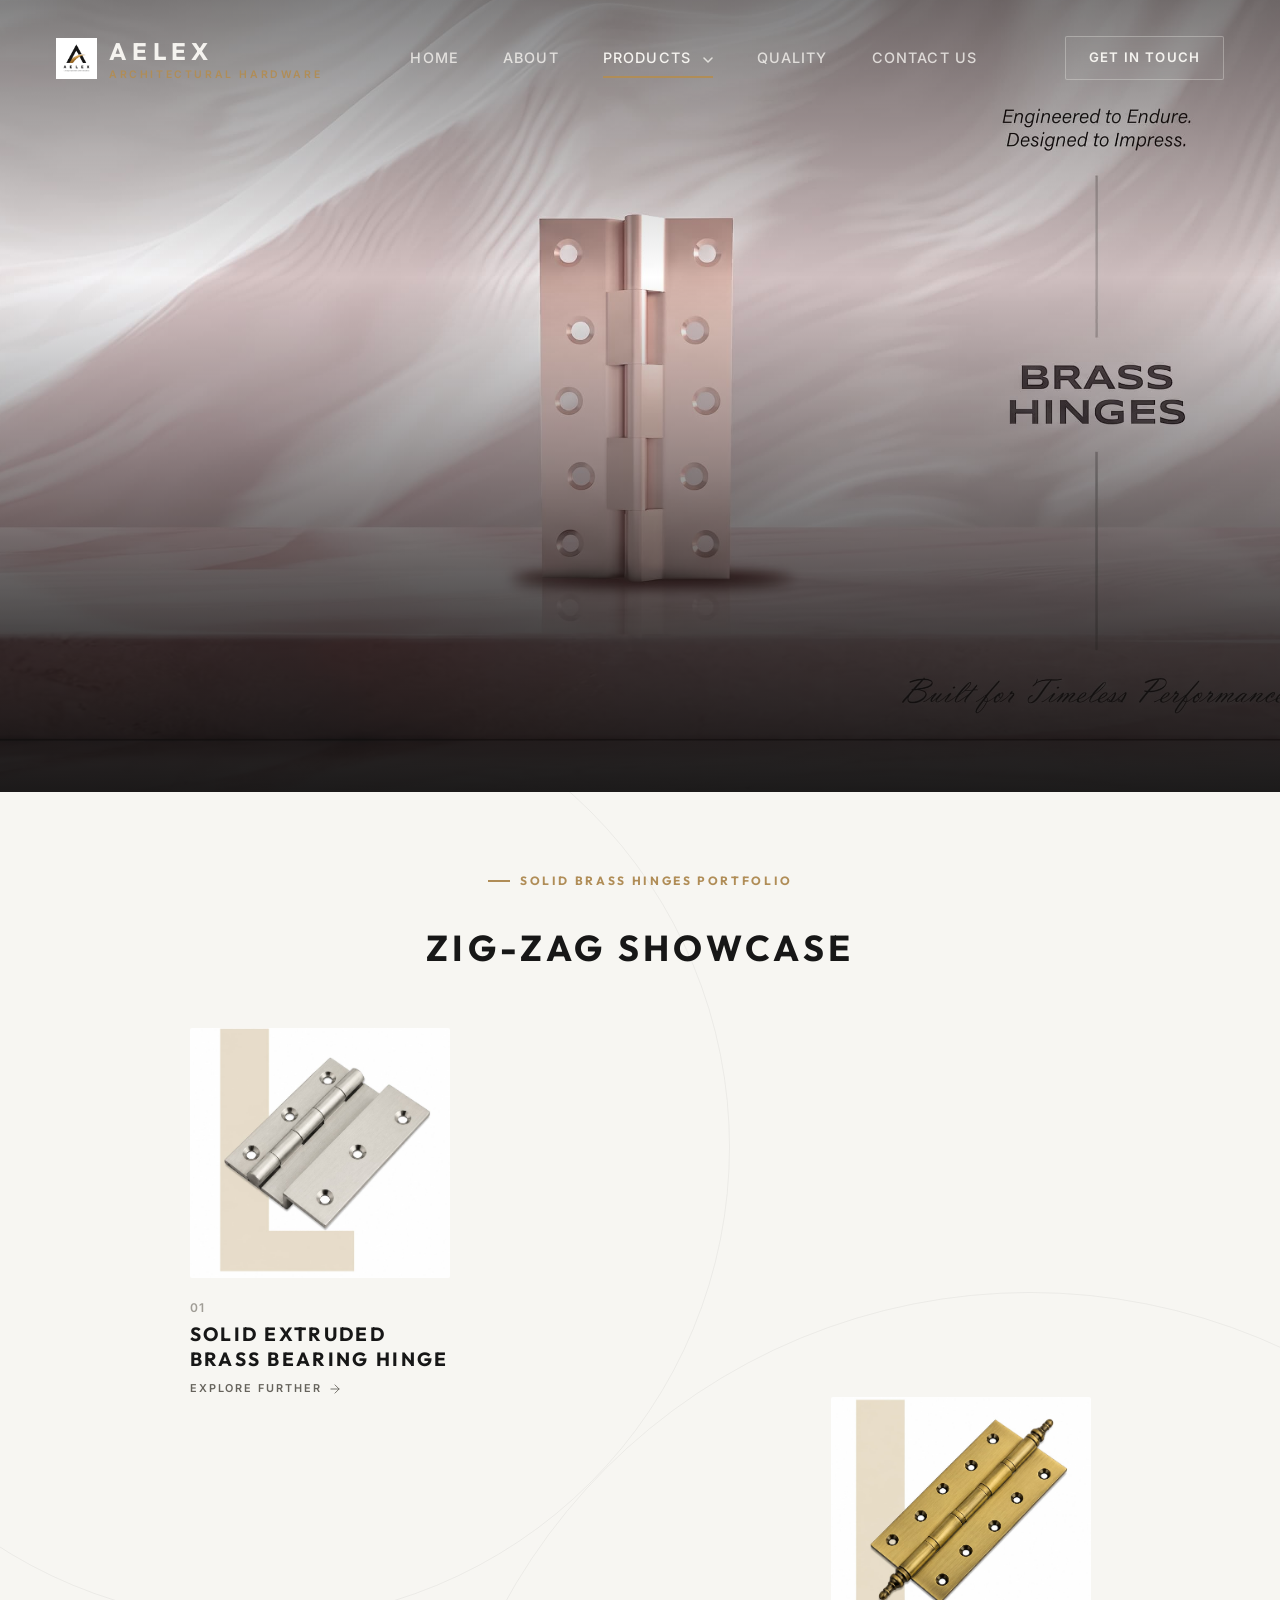
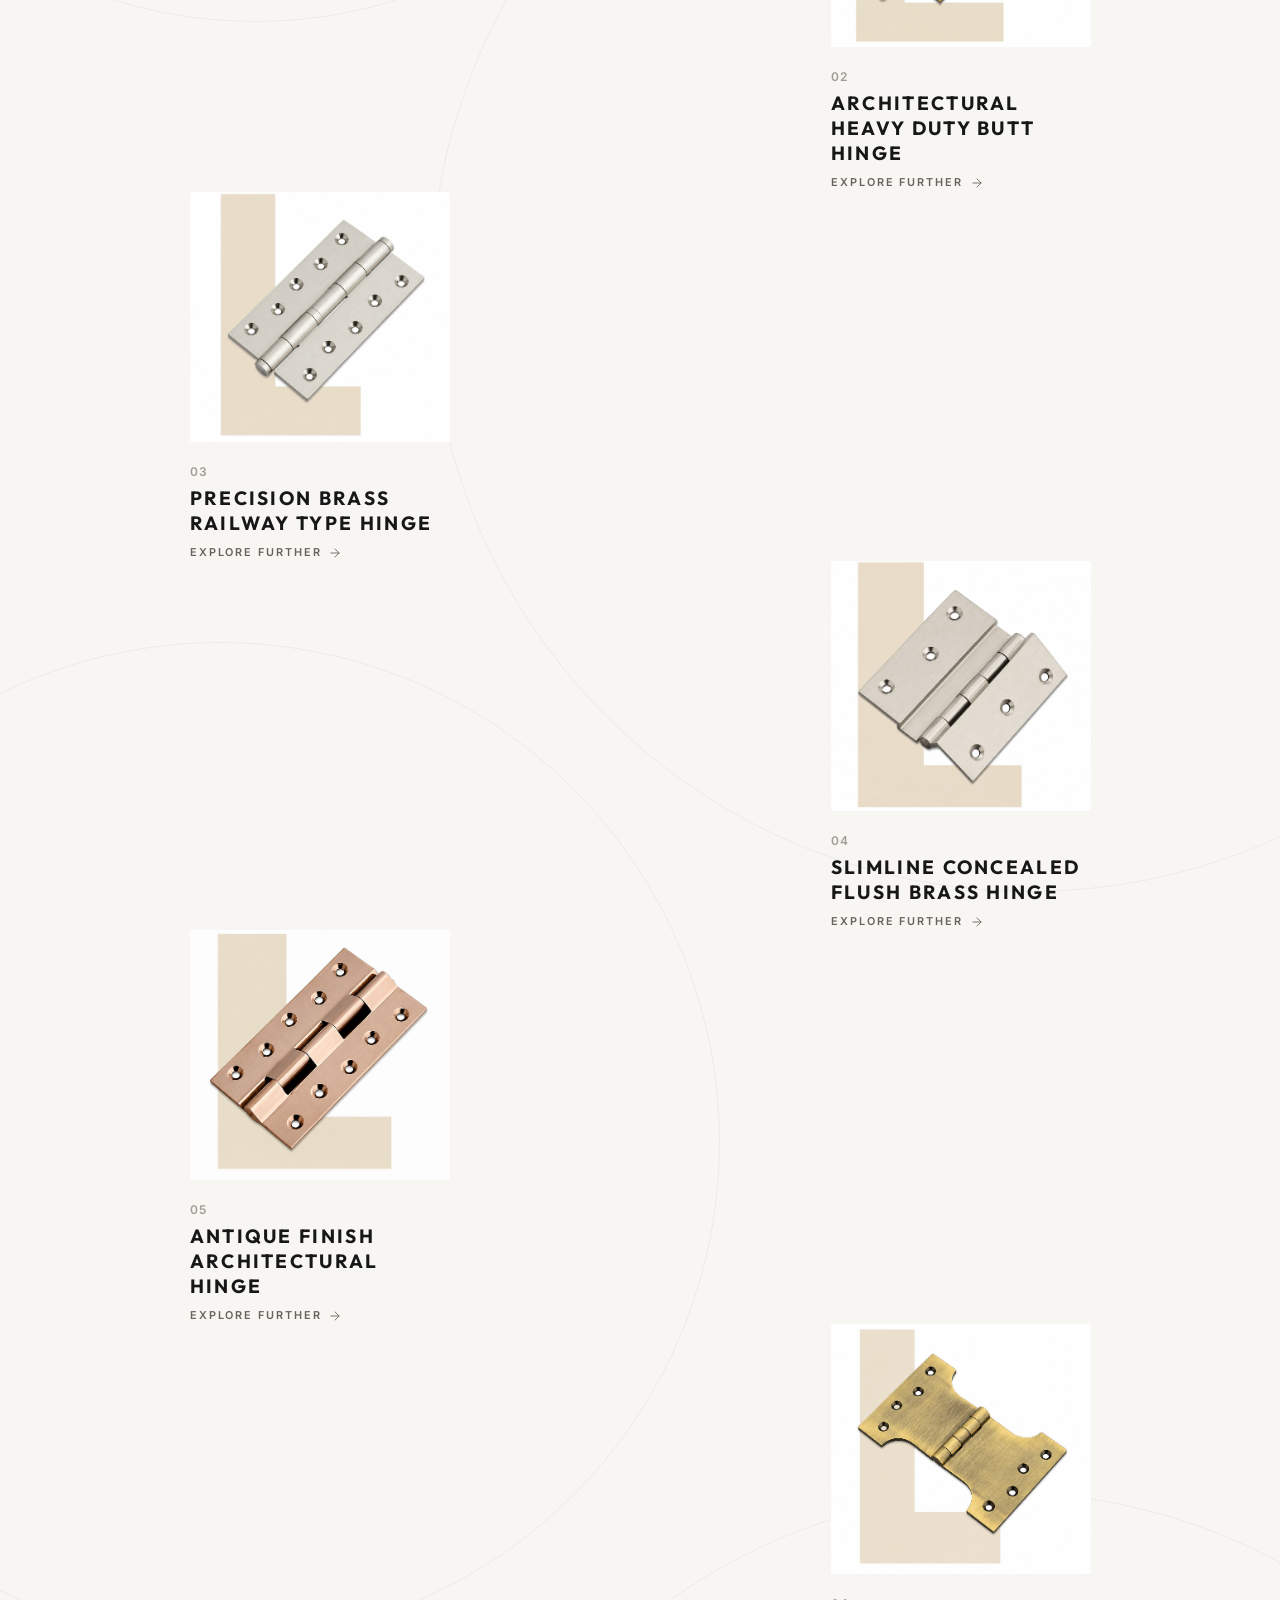
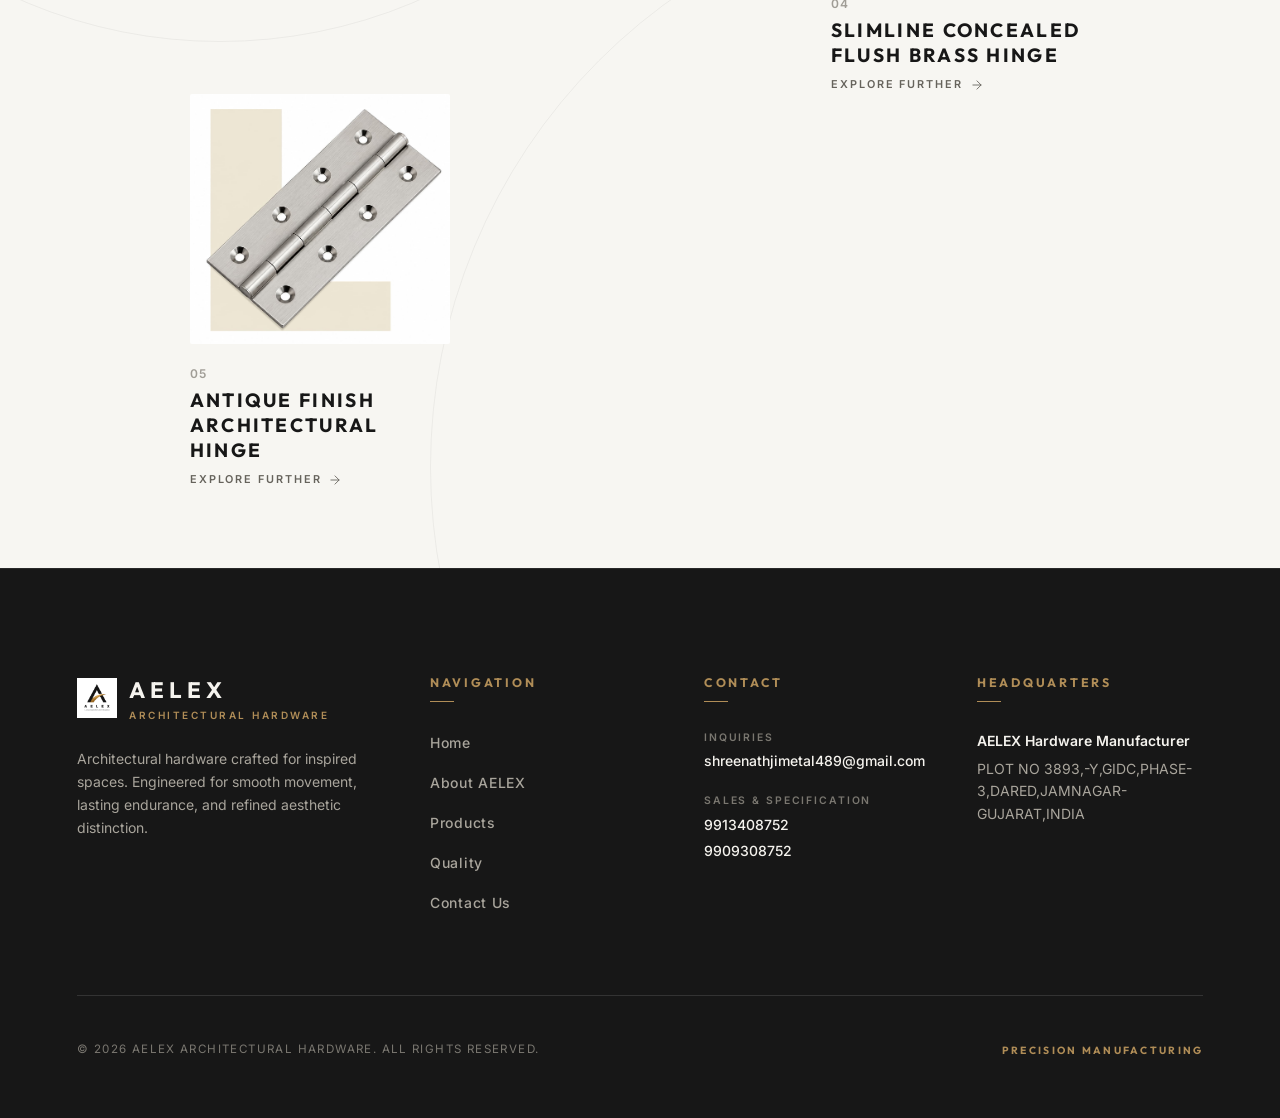
<file: brass-hinges.html>
<!DOCTYPE html>
<html lang="en">
<head>
  <meta charset="UTF-8">
  <meta name="viewport" content="width=device-width, initial-scale=1.0">
  <title>Brass Hinges | AELEX Premium Architectural Hardware</title>
  <meta name="description" content="Explore AELEX's solid extruded brass hinges portfolio, precision-machined for smooth friction-free rotation, silent operation, and long-term architectural endurance.">

  <!-- Google Fonts: Outfit (Headings) & Inter (Body) -->
  <link rel="preconnect" href="https://fonts.googleapis.com">
  <link rel="preconnect" href="https://fonts.gstatic.com" crossorigin>
  <link href="https://fonts.googleapis.com/css2?family=Inter:wght@300;400;500;600;700&family=Outfit:wght@400;500;600;700;800&display=swap" rel="stylesheet">

  <!-- Core Stylesheet -->
  <link rel="stylesheet" href="css/style.css">
</head>
<body class="product-subpage-body">

  <!-- ==========================================================================
       1. SITE HEADER NAVIGATION (REUSED WITH ACTIVE BRASS HINGES SUB-LINK)
       ========================================================================== -->
  <header class="site-header" id="site-header">
    <a href="index.html" class="brand-logo" aria-label="AELEX Home">
      <img src="assets/images/aelexLogo.png" alt="AELEX Logo Icon" class="brand-mark-img">
      <div>
        <span class="brand-name">AELEX</span>
        <span class="brand-tagline">Architectural Hardware</span>
      </div>
    </a>

    <!-- Desktop Navigation Menu -->
    <nav aria-label="Primary Navigation">
      <ul class="nav-menu">
        <li><a href="index.html#home" class="nav-link">Home</a></li>
        <li><a href="about.html" class="nav-link">About</a></li>
        <li class="nav-item-dropdown">
          <a href="products.html" class="nav-link active" aria-haspopup="true" aria-expanded="false">
            Products
            <svg class="dropdown-chevron" viewBox="0 0 10 6" width="10" height="6" aria-hidden="true">
              <path d="M1 1L5 5L9 1" stroke="currentColor" stroke-width="1.5" stroke-linecap="round" stroke-linejoin="round" fill="none"/>
            </svg>
          </a>
          <ul class="dropdown-menu" aria-label="Product Categories">
            <li><a href="brass-hinges.html" class="dropdown-item active">BRASS HINGES</a></li>
            <li><a href="brass-tower-bolt.html" class="dropdown-item">BRASS TOWER BOLT</a></li>
            <li><a href="steel-aluminium-fittings.html" class="dropdown-item">STEEL &amp; ALUMINIUM FITTINGS</a></li>
          </ul>
        </li>
        <li><a href="quality.html" class="nav-link">Quality</a></li>
        <li><a href="contact.html" class="nav-link">Contact Us</a></li>
      </ul>
    </nav>

    <!-- Minimal Header Action Button -->
    <a href="contact.html" class="nav-cta-btn">Get In Touch</a>

    <!-- Mobile Navigation Hamburger Toggle -->
    <button class="mobile-nav-toggle" id="mobile-nav-toggle" aria-label="Toggle navigation menu" aria-expanded="false">
      <span></span>
      <span></span>
      <span></span>
    </button>
  </header>

  <!-- Mobile Navigation Drawer Overlay Menu -->
  <div class="mobile-nav-drawer" id="mobile-nav-drawer" aria-hidden="true">
    <ul class="mobile-nav-links">
      <li><a href="index.html#home">Home</a></li>
      <li><a href="about.html">About</a></li>
      <li class="mobile-nav-dropdown open">
        <div class="mobile-dropdown-header">
          <a href="products.html" class="mobile-nav-link-main active">Products</a>
          <button class="mobile-dropdown-toggle" aria-label="Toggle Product Submenu" aria-expanded="true">
            <span class="toggle-icon">−</span>
          </button>
        </div>
        <ul class="mobile-submenu" aria-label="Product Submenu">
          <li><a href="brass-hinges.html" class="mobile-submenu-link active">BRASS HINGES</a></li>
          <li><a href="brass-tower-bolt.html" class="mobile-submenu-link">BRASS TOWER BOLT</a></li>
          <li><a href="steel-aluminium-fittings.html" class="mobile-submenu-link">STEEL &amp; ALUMINIUM FITTINGS</a></li>
        </ul>
      </li>
      <li><a href="quality.html">Quality</a></li>
      <li><a href="contact.html">Contact Us</a></li>
    </ul>
    <div class="mobile-drawer-footer">
      <p class="mobile-drawer-contact">AELEX HARDWARE MANUFACTURER</p>
    </div>
  </div>

  <!-- ==========================================================================
       2. BRASS HINGES HERO BANNER
       ========================================================================== -->
  <section class="product-hero-clean" id="brass-hinges-hero" aria-label="AELEX Brass Hinges Hero Banner">
    <div class="product-hero-bg-container">
      <img src="assets/images/photo2.jpg" alt="AELEX Solid Extruded Brass Hinges architectural photography" class="product-hero-bg-image">
      <div class="product-hero-overlay"></div>
      <div class="product-hero-vignette"></div>
    </div>

    <!-- <div class="product-hero-content-wrapper">
      <div class="product-hero-eyebrow reveal-element delay-1">
        <span class="eyebrow-brass-bar"></span>
        <span>ARCHITECTURAL HARDWARE</span>
      </div>
      <h1 class="product-hero-headline reveal-element delay-2">BRASS HINGES</h1>
      <p class="product-hero-subtitle reveal-element delay-3">
        Precision-extruded solid brass hinges crafted for seamless architectural integration, friction-free rotation, and enduring elegance.
      </p>
      <div class="product-hero-action reveal-element delay-4">
        <a href="#hinges-zigzag" class="btn-primary">
          <span>EXPLORE CATALOGUE</span>
          <svg class="btn-arrow" viewBox="0 0 24 24" width="16" height="16" fill="none" stroke="currentColor" stroke-width="2">
            <path d="M5 12h14M12 5l7 7-7 7" stroke-linecap="round" stroke-linejoin="round"/>
          </svg>
        </a>
      </div>
    </div> -->
  </section>

  <!-- ==========================================================================
       3. BRASS HINGES ZIG-ZAG EDITORIAL SHOWCASE
       ========================================================================== -->
  <div class="product-page-main-content" id="hinges-zigzag">
    <section class="product-collection-editorial" aria-label="AELEX Brass Hinges Zig-Zag Editorial Showcase">

      <!-- Decorative Curved Arcs (Pointer-Events None, Background Visual Layer) -->
      <div class="decorative-curves-container" aria-hidden="true">
        <div class="curve-arc curve-arc-1"></div>
        <div class="curve-arc curve-arc-2"></div>
        <div class="curve-arc curve-arc-3"></div>
        <div class="curve-arc curve-arc-4"></div>
      </div>

      <div class="product-editorial-container">

        <!-- Section Eyebrow Header -->
        <div class="editorial-collection-header reveal-element">
          <div class="clean-eyebrow">
            <span class="eyebrow-brass-line"></span>
            <span>SOLID BRASS HINGES PORTFOLIO</span>
          </div>
          <h2 class="editorial-collection-title">ZIG-ZAG SHOWCASE</h2>
        </div>

        <!-- Asymmetrical Zig-Zag Product Flow -->
        <div class="asymmetrical-product-grid">

          <!-- Product 01 (Left Align) -->
          <div class="asym-product-card pos-left reveal-element reveal-left delay-1">
            <div class="asym-card-inner">
              <div class="asym-image-box">
                <img src="assets/images/brasshinges1.jpg" alt="AELEX Solid Extruded Brass Bearing Hinge" class="asym-product-img fit-cover">
              </div>
              <div class="asym-card-meta">
                <span class="asym-number">01</span>
                <h3 class="asym-product-name">SOLID EXTRUDED BRASS BEARING HINGE</h3>
                             <span class="asym-explore-btn">
                  <span>EXPLORE FURTHER</span>
                  <svg class="asym-arrow-icon" viewBox="0 0 24 24" fill="none" stroke="currentColor" stroke-width="1.5">
                    <path d="M5 12h14M12 5l7 7-7 7" stroke-linecap="round" stroke-linejoin="round"/>
                  </svg>
                </span>
              </div>
            </div>
          </div>

          <!-- Product 02 (Right Align) -->
          <div class="asym-product-card pos-right reveal-element reveal-right delay-2">
            <div class="asym-card-inner">
              <div class="asym-image-box">
                <img src="assets/images/brasshinges2.jpg" alt="AELEX Architectural Heavy Duty Butt Hinge" class="asym-product-img fit-cover">
              </div>
              <div class="asym-card-meta">
                <span class="asym-number">02</span>
                <h3 class="asym-product-name">ARCHITECTURAL HEAVY DUTY BUTT HINGE</h3>
                <span class="asym-explore-btn">
                  <span>EXPLORE FURTHER</span>
                  <svg class="asym-arrow-icon" viewBox="0 0 24 24" fill="none" stroke="currentColor" stroke-width="1.5">
                    <path d="M5 12h14M12 5l7 7-7 7" stroke-linecap="round" stroke-linejoin="round"/>
                  </svg>
                </span>
              </div>
            </div>
          </div>

          <!-- Product 03 (Left Align) -->
          <div class="asym-product-card pos-left reveal-element reveal-left delay-1">
            <div class="asym-card-inner">
              <div class="asym-image-box">
                <img src="assets/images/brasshinges3.jpg" alt="AELEX Precision Brass Railway Type Hinge" class="asym-product-img fit-cover">
              </div>
              <div class="asym-card-meta">
                <span class="asym-number">03</span>
                <h3 class="asym-product-name">PRECISION BRASS RAILWAY TYPE HINGE</h3>
                <span class="asym-explore-btn">
                  <span>EXPLORE FURTHER</span>
                  <svg class="asym-arrow-icon" viewBox="0 0 24 24" fill="none" stroke="currentColor" stroke-width="1.5">
                    <path d="M5 12h14M12 5l7 7-7 7" stroke-linecap="round" stroke-linejoin="round"/>
                  </svg>
                </span>
              </div>
            </div>
          </div>

          <!-- Product 04 (Right Align) -->
          <div class="asym-product-card pos-right reveal-element reveal-right delay-2">
            <div class="asym-card-inner">
              <div class="asym-image-box">
                <img src="assets/images/brasshinges4.jpg" alt="AELEX Slimline Concealed Flush Brass Hinge" class="asym-product-img fit-cover">
              </div>
              <div class="asym-card-meta">
                <span class="asym-number">04</span>
                <h3 class="asym-product-name">SLIMLINE CONCEALED FLUSH BRASS HINGE</h3>
                <span class="asym-explore-btn">
                  <span>EXPLORE FURTHER</span>
                  <svg class="asym-arrow-icon" viewBox="0 0 24 24" fill="none" stroke="currentColor" stroke-width="1.5">
                    <path d="M5 12h14M12 5l7 7-7 7" stroke-linecap="round" stroke-linejoin="round"/>
                  </svg>
                </span>
              </div>
            </div>
          </div>

          <!-- Product 05 (Left Align) -->
          <div class="asym-product-card pos-left reveal-element reveal-left delay-1">
            <div class="asym-card-inner">
              <div class="asym-image-box">
                <img src="assets/images/brasshinges5.jpg" alt="AELEX Antique Finish Architectural Hinge" class="asym-product-img fit-cover">
              </div>
              <div class="asym-card-meta">
                <span class="asym-number">05</span>
                <h3 class="asym-product-name">ANTIQUE FINISH ARCHITECTURAL HINGE</h3>
                <span class="asym-explore-btn">
                  <span>EXPLORE FURTHER</span>
                  <svg class="asym-arrow-icon" viewBox="0 0 24 24" fill="none" stroke="currentColor" stroke-width="1.5">
                    <path d="M5 12h14M12 5l7 7-7 7" stroke-linecap="round" stroke-linejoin="round"/>
                  </svg>
                </span>
              </div>
            </div>
          </div>
          <!-- Product 06 (Right Align) -->
          <div class="asym-product-card pos-right reveal-element reveal-right delay-2">
            <div class="asym-card-inner">
              <div class="asym-image-box">
                <img src="assets/images/brasshinges6.jpg" alt="AELEX Slimline Concealed Flush Brass Hinge" class="asym-product-img fit-cover">
              </div>
              <div class="asym-card-meta">
                <span class="asym-number">04</span>
                <h3 class="asym-product-name">SLIMLINE CONCEALED FLUSH BRASS HINGE</h3>
                <span class="asym-explore-btn">
                  <span>EXPLORE FURTHER</span>
                  <svg class="asym-arrow-icon" viewBox="0 0 24 24" fill="none" stroke="currentColor" stroke-width="1.5">
                    <path d="M5 12h14M12 5l7 7-7 7" stroke-linecap="round" stroke-linejoin="round"/>
                  </svg>
                </span>
              </div>
            </div>
          </div>
           <!-- Product 07 (Left Align) -->
          <div class="asym-product-card pos-left reveal-element reveal-left delay-1">
            <div class="asym-card-inner">
              <div class="asym-image-box">
                <img src="assets/images/brasshinges7.jpg" alt="AELEX Antique Finish Architectural Hinge" class="asym-product-img fit-cover">
              </div>
              <div class="asym-card-meta">
                <span class="asym-number">05</span>
                <h3 class="asym-product-name">ANTIQUE FINISH ARCHITECTURAL HINGE</h3>
                <span class="asym-explore-btn">
                  <span>EXPLORE FURTHER</span>
                  <svg class="asym-arrow-icon" viewBox="0 0 24 24" fill="none" stroke="currentColor" stroke-width="1.5">
                    <path d="M5 12h14M12 5l7 7-7 7" stroke-linecap="round" stroke-linejoin="round"/>
                  </svg>
                </span>
              </div>
            </div>
          </div>
        </div><!-- /.asymmetrical-product-grid -->
      </div><!-- /.product-editorial-container -->
    </section>
  </div>

  <!-- ==========================================================================
       4. SITE FOOTER (REUSED UNCHANGED)
       ========================================================================== -->
  <!-- ==========================================================================
       AELEX FOOTER — ARCHITECTURAL BRAND CLOSING
       ========================================================================== -->
  <footer class="site-footer" id="contact" aria-label="AELEX Corporate Footer">
    <div class="footer-container">
      
      <!-- Top 4-Column Grid -->
      <div class="footer-grid">

        <!-- Column 1: Brand & Philosophy -->
        <div class="footer-col footer-col-brand reveal-element delay-1">
          <a href="index.html" class="footer-logo" aria-label="AELEX Home">
            <img src="assets/images/aelexLogo.png" alt="AELEX Logo Icon" class="footer-mark-img">
            <div>
              <span class="footer-brand-name">AELEX</span>
              <span class="footer-brand-tag">Architectural Hardware</span>
            </div>
          </a>
          <p class="footer-brand-desc">
            Architectural hardware crafted for inspired spaces. Engineered for smooth movement, lasting endurance, and refined aesthetic distinction.
          </p>
        </div>

        <!-- Column 2: Navigation Links -->
        <div class="footer-col footer-col-nav reveal-element delay-2">
          <h3 class="footer-col-title">NAVIGATION</h3>
          <ul class="footer-links">
            <li><a href="index.html#home">Home</a></li>
            <li><a href="about.html">About AELEX</a></li>
            <li><a href="products.html">Products</a></li>
            <li><a href="quality.html">Quality</a></li>
            <li><a href="#contact">Contact Us</a></li>
          </ul>
        </div>

        <!-- Column 3: Business Contact -->
        <div class="footer-col footer-col-contact reveal-element delay-3">
          <h3 class="footer-col-title">CONTACT</h3>
          <div class="footer-contact-details">
            <div class="contact-item">
              <span class="contact-label">INQUIRIES</span>
              <a href="mailto:shreenathjimetal489@gmail.com" class="contact-value">shreenathjimetal489@gmail.com</a>
            </div>
            <div class="contact-item">
              <span class="contact-label">SALES &amp; SPECIFICATION</span>
              <a href="tel:9913408752" class="contact-value">9913408752</a>
              <a href="tel:9909308752" class="contact-value">9909308752</a>
            </div>
          </div>
        </div>

        <!-- Column 4: Location / HQ -->
        <div class="footer-col footer-col-location reveal-element delay-4">
          <h3 class="footer-col-title">HEADQUARTERS</h3>
          <address class="footer-address">
            <p class="address-name">AELEX Hardware Manufacturer</p>
            <p class="address-line">PLOT NO 3893,-Y,GIDC,PHASE-3,DARED,JAMNAGAR-GUJARAT,INDIA</p>
          </address>
        </div>

      </div><!-- /.footer-grid -->

      <!-- Horizontal Divider -->
      <div class="footer-divider reveal-element delay-3"></div>

      <!-- Bottom Row: Copyright & Legal -->
      <div class="footer-bottom reveal-element delay-4">
        <p class="copyright-text">&copy; 2026 AELEX ARCHITECTURAL HARDWARE. ALL RIGHTS RESERVED.</p>
        <div class="footer-legal-links">
          <span class="legal-tag">PRECISION MANUFACTURING</span>
        </div>
      </div>

    </div><!-- /.footer-container -->
  </footer><!-- /.site-footer -->

  <!-- Core Controller Script -->
  <script src="js/hero-slider.js"></script>
</body>
</html>
</file>
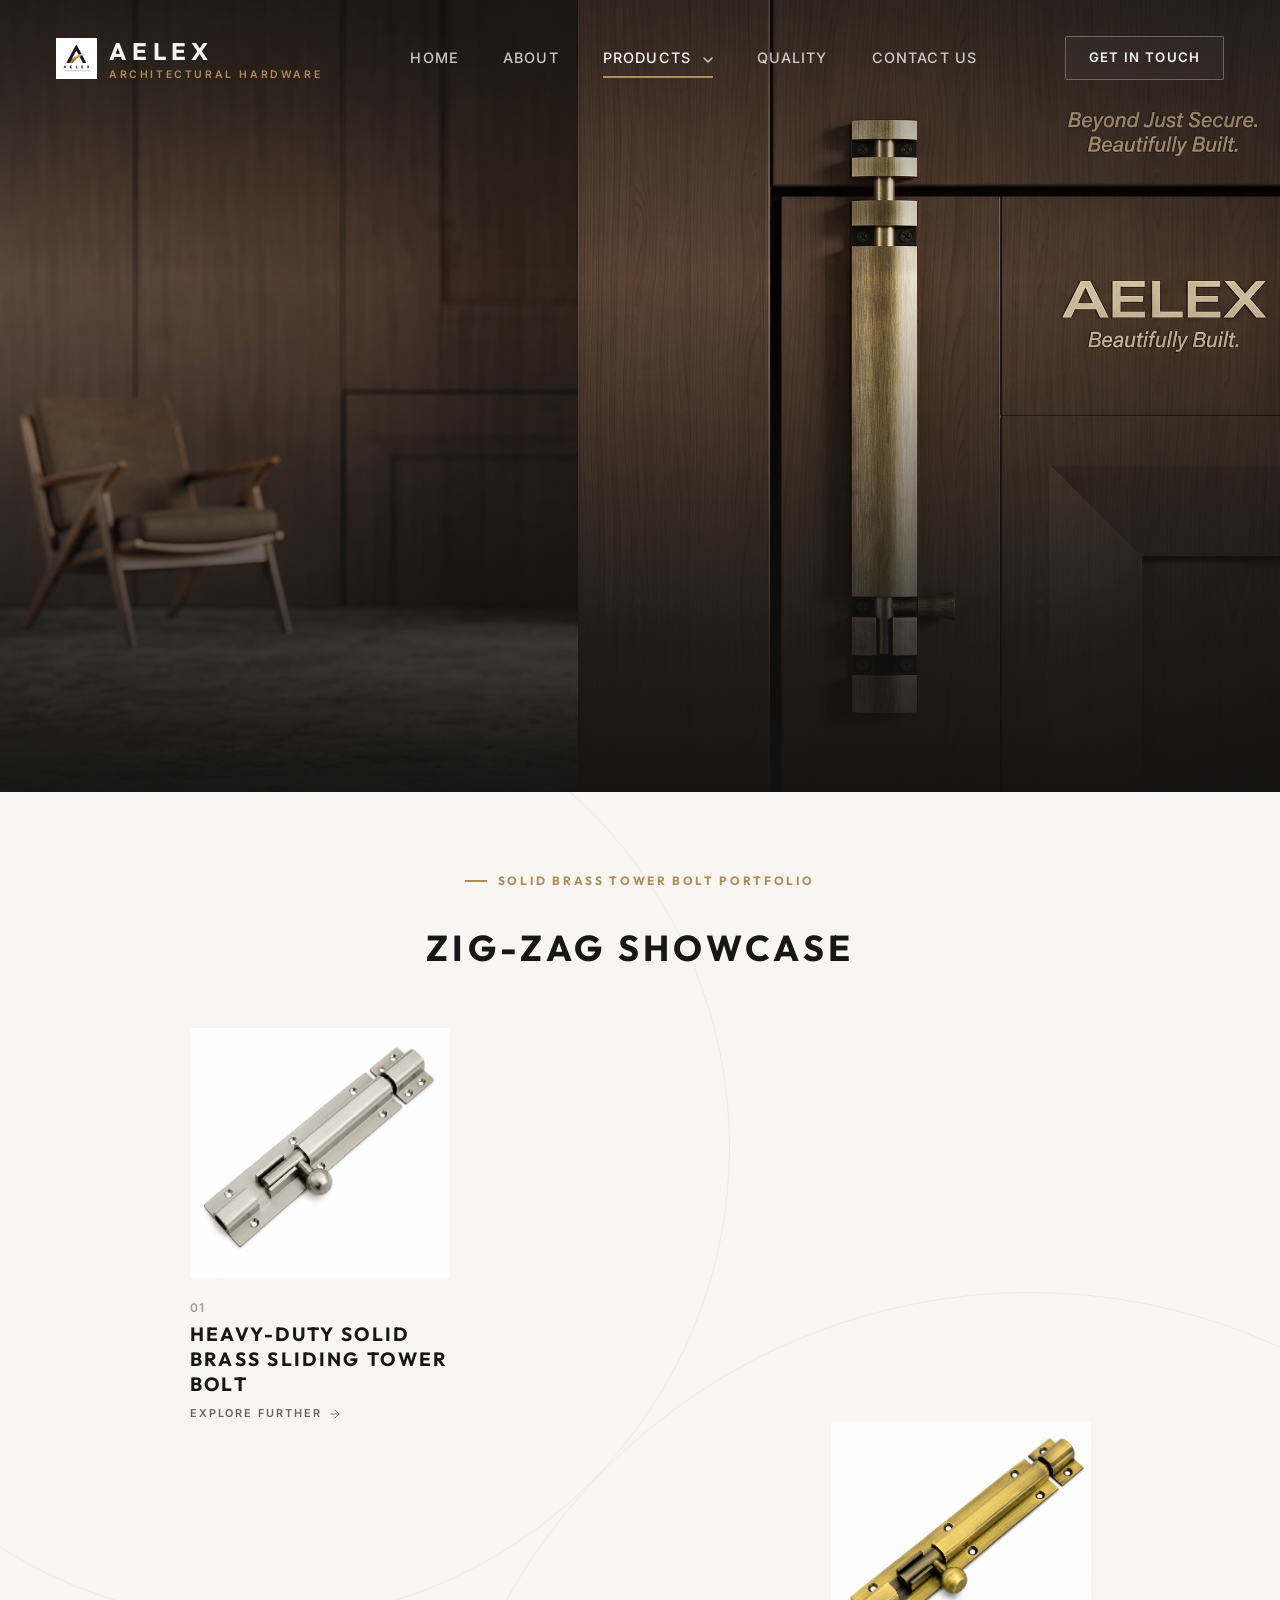
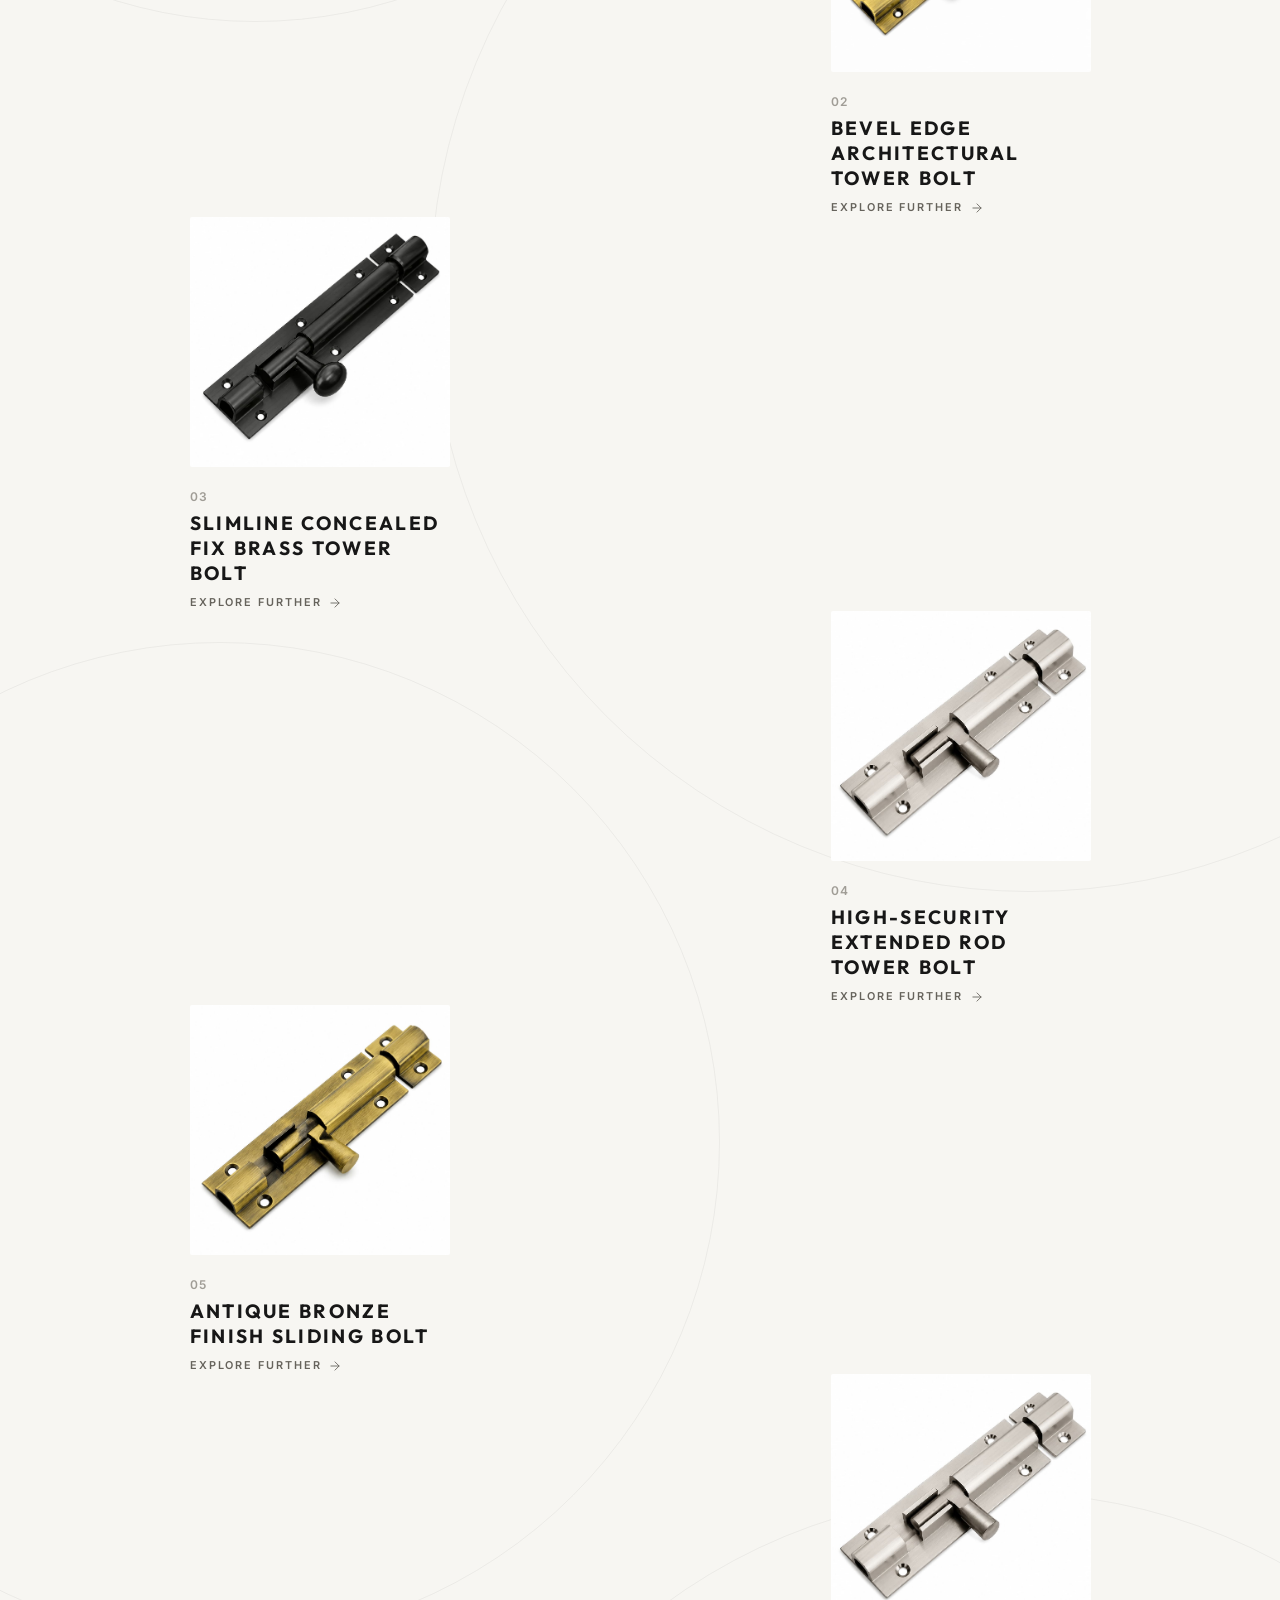
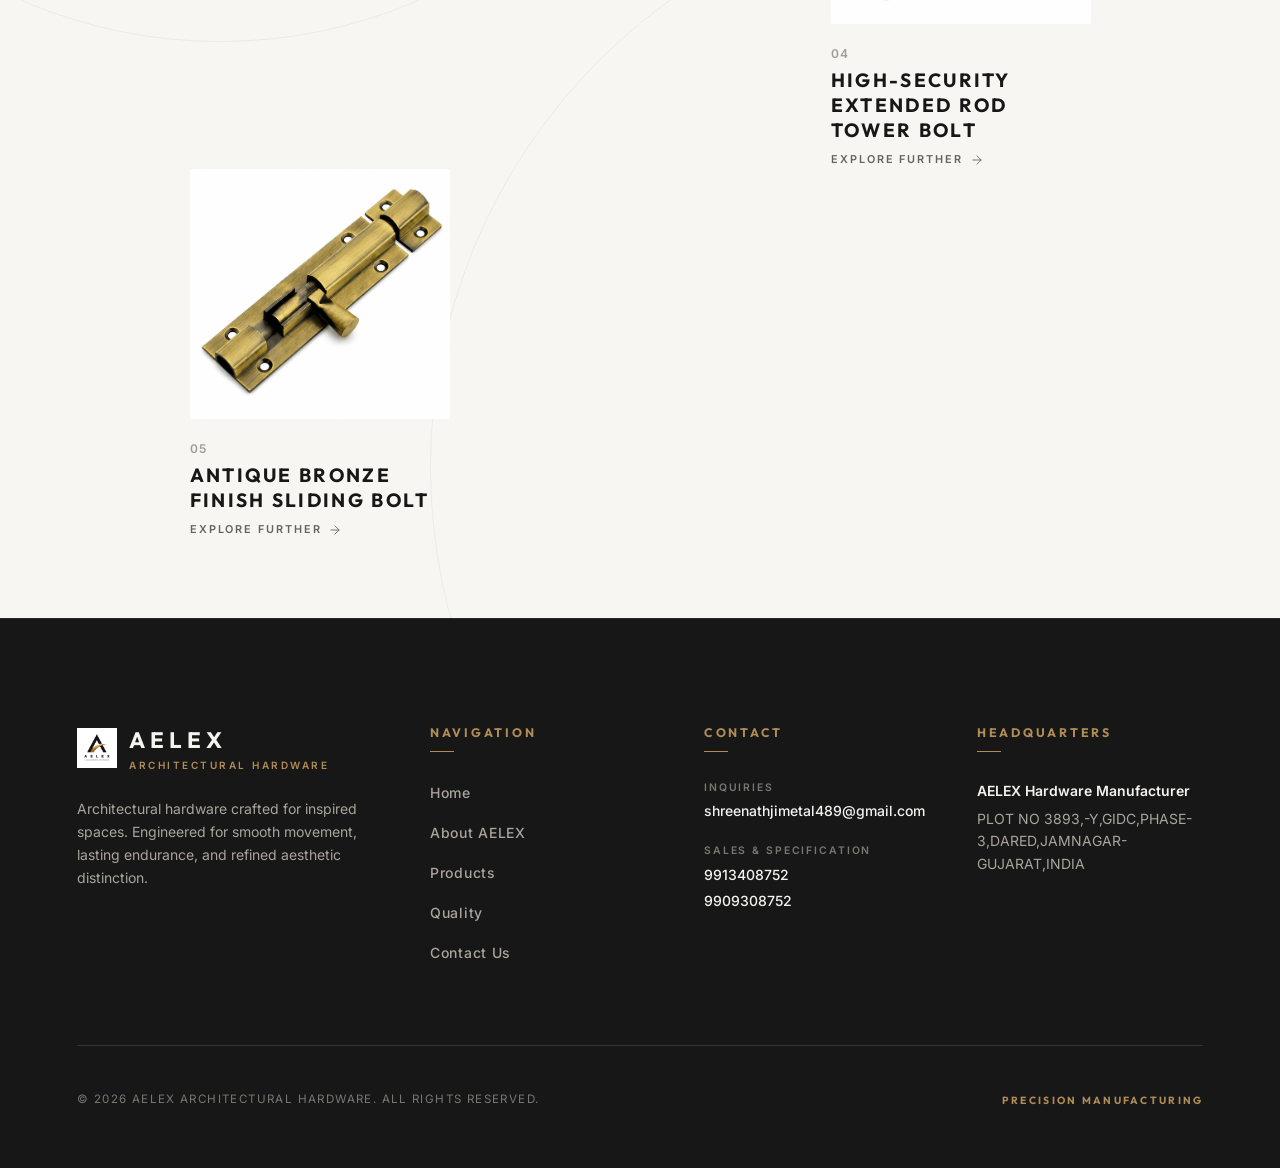
<file: brass-tower-bolt.html>
<!DOCTYPE html>
<html lang="en">
<head>
  <meta charset="UTF-8">
  <meta name="viewport" content="width=device-width, initial-scale=1.0">
  <title>Brass Tower Bolt | AELEX Premium Architectural Hardware</title>
  <meta name="description" content="Explore AELEX's solid brass sliding tower bolts portfolio, precision-engineered for high-security closure, smooth tactile slide operation, and refined architectural presence.">

  <!-- Google Fonts: Outfit (Headings) & Inter (Body) -->
  <link rel="preconnect" href="https://fonts.googleapis.com">
  <link rel="preconnect" href="https://fonts.gstatic.com" crossorigin>
  <link href="https://fonts.googleapis.com/css2?family=Inter:wght@300;400;500;600;700&family=Outfit:wght@400;500;600;700;800&display=swap" rel="stylesheet">

  <!-- Core Stylesheet -->
  <link rel="stylesheet" href="css/style.css">
</head>
<body class="product-subpage-body">

  <!-- ==========================================================================
       1. SITE HEADER NAVIGATION (REUSED WITH ACTIVE BRASS TOWER BOLT SUB-LINK)
       ========================================================================== -->
  <header class="site-header" id="site-header">
    <a href="index.html" class="brand-logo" aria-label="AELEX Home">
      <img src="assets/images/aelexLogo.png" alt="AELEX Logo Icon" class="brand-mark-img">
      <div>
        <span class="brand-name">AELEX</span>
        <span class="brand-tagline">Architectural Hardware</span>
      </div>
    </a>

    <!-- Desktop Navigation Menu -->
    <nav aria-label="Primary Navigation">
      <ul class="nav-menu">
        <li><a href="index.html#home" class="nav-link">Home</a></li>
        <li><a href="about.html" class="nav-link">About</a></li>
        <li class="nav-item-dropdown">
          <a href="products.html" class="nav-link active" aria-haspopup="true" aria-expanded="false">
            Products
            <svg class="dropdown-chevron" viewBox="0 0 10 6" width="10" height="6" aria-hidden="true">
              <path d="M1 1L5 5L9 1" stroke="currentColor" stroke-width="1.5" stroke-linecap="round" stroke-linejoin="round" fill="none"/>
            </svg>
          </a>
          <ul class="dropdown-menu" aria-label="Product Categories">
            <li><a href="brass-hinges.html" class="dropdown-item">BRASS HINGES</a></li>
            <li><a href="brass-tower-bolt.html" class="dropdown-item active">BRASS TOWER BOLT</a></li>
            <li><a href="steel-aluminium-fittings.html" class="dropdown-item">STEEL &amp; ALUMINIUM FITTINGS</a></li>
          </ul>
        </li>
        <li><a href="quality.html" class="nav-link">Quality</a></li>
        <li><a href="contact.html" class="nav-link">Contact Us</a></li>
      </ul>
    </nav>

    <!-- Minimal Header Action Button -->
    <a href="contact.html" class="nav-cta-btn">Get In Touch</a>

    <!-- Mobile Navigation Hamburger Toggle -->
    <button class="mobile-nav-toggle" id="mobile-nav-toggle" aria-label="Toggle navigation menu" aria-expanded="false">
      <span></span>
      <span></span>
      <span></span>
    </button>
  </header>

  <!-- Mobile Navigation Drawer Overlay Menu -->
  <div class="mobile-nav-drawer" id="mobile-nav-drawer" aria-hidden="true">
    <ul class="mobile-nav-links">
      <li><a href="index.html#home">Home</a></li>
      <li><a href="about.html">About</a></li>
      <li class="mobile-nav-dropdown open">
        <div class="mobile-dropdown-header">
          <a href="products.html" class="mobile-nav-link-main active">Products</a>
          <button class="mobile-dropdown-toggle" aria-label="Toggle Product Submenu" aria-expanded="true">
            <span class="toggle-icon">−</span>
          </button>
        </div>
        <ul class="mobile-submenu" aria-label="Product Submenu">
          <li><a href="brass-hinges.html" class="mobile-submenu-link">BRASS HINGES</a></li>
          <li><a href="brass-tower-bolt.html" class="mobile-submenu-link active">BRASS TOWER BOLT</a></li>
          <li><a href="steel-aluminium-fittings.html" class="mobile-submenu-link">STEEL &amp; ALUMINIUM FITTINGS</a></li>
        </ul>
      </li>
      <li><a href="quality.html">Quality</a></li>
      <li><a href="contact.html">Contact Us</a></li>
    </ul>
    <div class="mobile-drawer-footer">
      <p class="mobile-drawer-contact">AELEX HARDWARE MANUFACTURER</p>
    </div>
  </div>

  <!-- ==========================================================================
       2. BRASS TOWER BOLT HERO BANNER
       ========================================================================== -->
  <section class="product-hero-clean" id="brass-tower-bolt-hero" aria-label="AELEX Brass Tower Bolt Hero Banner">
    <div class="product-hero-bg-container">
      <img src="assets/images/photo5.jpg" alt="AELEX Solid Brass Sliding Tower Bolts architectural photography" class="product-hero-bg-image">
      <div class="product-hero-overlay"></div>
      <div class="product-hero-vignette"></div>
    </div>

    <!-- <div class="product-hero-content-wrapper">
      <div class="product-hero-eyebrow reveal-element delay-1">
        <span class="eyebrow-brass-bar"></span>
        <span>ARCHITECTURAL HARDWARE</span>
      </div>
      <h1 class="product-hero-headline reveal-element delay-2">BRASS TOWER BOLT</h1>
      <p class="product-hero-subtitle reveal-element delay-3">
        Precision-machined solid brass sliding tower bolts engineered for high-security closure, smooth tactile slide operation, and refined architectural presence.
      </p>
      <div class="product-hero-action reveal-element delay-4">
        <a href="#tower-bolts-zigzag" class="btn-primary">
          <span>EXPLORE CATALOGUE</span>
          <svg class="btn-arrow" viewBox="0 0 24 24" width="16" height="16" fill="none" stroke="currentColor" stroke-width="2">
            <path d="M5 12h14M12 5l7 7-7 7" stroke-linecap="round" stroke-linejoin="round"/>
          </svg>
        </a>
      </div>
    </div> -->
  </section>

  <!-- ==========================================================================
       3. BRASS TOWER BOLT ZIG-ZAG EDITORIAL SHOWCASE
       ========================================================================== -->
  <div class="product-page-main-content" id="tower-bolts-zigzag">
    <section class="product-collection-editorial" aria-label="AELEX Brass Tower Bolt Zig-Zag Editorial Showcase">

      <!-- Decorative Curved Arcs (Pointer-Events None, Background Visual Layer) -->
      <div class="decorative-curves-container" aria-hidden="true">
        <div class="curve-arc curve-arc-1"></div>
        <div class="curve-arc curve-arc-2"></div>
        <div class="curve-arc curve-arc-3"></div>
        <div class="curve-arc curve-arc-4"></div>
      </div>

      <div class="product-editorial-container">

        <!-- Section Eyebrow Header -->
        <div class="editorial-collection-header reveal-element">
          <div class="clean-eyebrow">
            <span class="eyebrow-brass-line"></span>
            <span>SOLID BRASS TOWER BOLT PORTFOLIO</span>
          </div>
          <h2 class="editorial-collection-title">ZIG-ZAG SHOWCASE</h2>
        </div>

        <!-- Asymmetrical Zig-Zag Product Flow -->
        <div class="asymmetrical-product-grid">

          <!-- Product 01 (Left Align) -->
          <div class="asym-product-card pos-left reveal-element reveal-left delay-1">
            <div class="asym-card-inner">
              <div class="asym-image-box">
                <img src="assets/images/brass_tworbolt1.jpg" alt="AELEX Heavy-Duty Solid Brass Sliding Tower Bolt" class="asym-product-img fit-cover">
              </div>
              <div class="asym-card-meta">
                <span class="asym-number">01</span>
                <h3 class="asym-product-name">HEAVY-DUTY SOLID BRASS SLIDING TOWER BOLT</h3>
                <span class="asym-explore-btn">
                  <span>EXPLORE FURTHER</span>
                  <svg class="asym-arrow-icon" viewBox="0 0 24 24" fill="none" stroke="currentColor" stroke-width="1.5">
                    <path d="M5 12h14M12 5l7 7-7 7" stroke-linecap="round" stroke-linejoin="round"/>
                  </svg>
                </span>
              </div>
            </div>
          </div>

          <!-- Product 02 (Right Align) -->
          <div class="asym-product-card pos-right reveal-element reveal-right delay-2">
            <div class="asym-card-inner">
              <div class="asym-image-box">
                <img src="assets/images/brass_tworbolt2.jpg" alt="AELEX Bevel Edge Architectural Tower Bolt" class="asym-product-img fit-cover">
              </div>
              <div class="asym-card-meta">
                <span class="asym-number">02</span>
                <h3 class="asym-product-name">BEVEL EDGE ARCHITECTURAL TOWER BOLT</h3>
                <span class="asym-explore-btn">
                  <span>EXPLORE FURTHER</span>
                  <svg class="asym-arrow-icon" viewBox="0 0 24 24" fill="none" stroke="currentColor" stroke-width="1.5">
                    <path d="M5 12h14M12 5l7 7-7 7" stroke-linecap="round" stroke-linejoin="round"/>
                  </svg>
                </span>
              </div>
            </div>
          </div>

          <!-- Product 03 (Left Align) -->
          <div class="asym-product-card pos-left reveal-element reveal-left delay-1">
            <div class="asym-card-inner">
              <div class="asym-image-box">
                <img src="assets/images/brass_tworbolt3.jpg" alt="AELEX Slimline Concealed Fix Brass Tower Bolt" class="asym-product-img fit-cover">
              </div>
              <div class="asym-card-meta">
                <span class="asym-number">03</span>
                <h3 class="asym-product-name">SLIMLINE CONCEALED FIX BRASS TOWER BOLT</h3>
                <span class="asym-explore-btn">
                  <span>EXPLORE FURTHER</span>
                  <svg class="asym-arrow-icon" viewBox="0 0 24 24" fill="none" stroke="currentColor" stroke-width="1.5">
                    <path d="M5 12h14M12 5l7 7-7 7" stroke-linecap="round" stroke-linejoin="round"/>
                  </svg>
                </span>
              </div>
            </div>
          </div>

          <!-- Product 04 (Right Align) -->
          <div class="asym-product-card pos-right reveal-element reveal-right delay-2">
            <div class="asym-card-inner">
              <div class="asym-image-box">
                <img src="assets/images/brass_tworbolt4.jpg" alt="AELEX High-Security Extended Rod Tower Bolt" class="asym-product-img fit-cover">
              </div>
              <div class="asym-card-meta">
                <span class="asym-number">04</span>
                <h3 class="asym-product-name">HIGH-SECURITY EXTENDED ROD TOWER BOLT</h3>
                <span class="asym-explore-btn">
                  <span>EXPLORE FURTHER</span>
                  <svg class="asym-arrow-icon" viewBox="0 0 24 24" fill="none" stroke="currentColor" stroke-width="1.5">
                    <path d="M5 12h14M12 5l7 7-7 7" stroke-linecap="round" stroke-linejoin="round"/>
                  </svg>
                </span>
              </div>
            </div>
          </div>

          <!-- Product 05 (Left Align) -->
          <div class="asym-product-card pos-left reveal-element reveal-left delay-1">
            <div class="asym-card-inner">
              <div class="asym-image-box">
                <img src="assets/images/brass_tworbolt5.jpg" alt="AELEX Antique Bronze Finish Sliding Bolt" class="asym-product-img fit-cover">
              </div>
              <div class="asym-card-meta">
                <span class="asym-number">05</span>
                <h3 class="asym-product-name">ANTIQUE BRONZE FINISH SLIDING BOLT</h3>
                <span class="asym-explore-btn">
                  <span>EXPLORE FURTHER</span>
                  <svg class="asym-arrow-icon" viewBox="0 0 24 24" fill="none" stroke="currentColor" stroke-width="1.5">
                    <path d="M5 12h14M12 5l7 7-7 7" stroke-linecap="round" stroke-linejoin="round"/>
                  </svg>
                </span>
              </div>
            </div>
          </div>
         <!-- Product 06(Right Align) -->
          <div class="asym-product-card pos-right reveal-element reveal-right delay-2">
            <div class="asym-card-inner">
              <div class="asym-image-box">
                <img src="assets/images/brass_tworbolt4.jpg" alt="AELEX High-Security Extended Rod Tower Bolt" class="asym-product-img fit-cover">
              </div>
              <div class="asym-card-meta">
                <span class="asym-number">04</span>
                <h3 class="asym-product-name">HIGH-SECURITY EXTENDED ROD TOWER BOLT</h3>
                <span class="asym-explore-btn">
                  <span>EXPLORE FURTHER</span>
                  <svg class="asym-arrow-icon" viewBox="0 0 24 24" fill="none" stroke="currentColor" stroke-width="1.5">
                    <path d="M5 12h14M12 5l7 7-7 7" stroke-linecap="round" stroke-linejoin="round"/>
                  </svg>
                </span>
              </div>
            </div>
          </div>

          <!-- Product 07 (Left Align) -->
          <div class="asym-product-card pos-left reveal-element reveal-left delay-1">
            <div class="asym-card-inner">
              <div class="asym-image-box">
                <img src="assets/images/brass_tworbolt5.jpg" alt="AELEX Antique Bronze Finish Sliding Bolt" class="asym-product-img fit-cover">
              </div>
              <div class="asym-card-meta">
                <span class="asym-number">05</span>
                <h3 class="asym-product-name">ANTIQUE BRONZE FINISH SLIDING BOLT</h3>
                <span class="asym-explore-btn">
                  <span>EXPLORE FURTHER</span>
                  <svg class="asym-arrow-icon" viewBox="0 0 24 24" fill="none" stroke="currentColor" stroke-width="1.5">
                    <path d="M5 12h14M12 5l7 7-7 7" stroke-linecap="round" stroke-linejoin="round"/>
                  </svg>
                </span>
              </div>
            </div>
          </div>
        </div><!-- /.asymmetrical-product-grid -->
      </div><!-- /.product-editorial-container -->
    </section>

    <!-- ==========================================================================
         4. BRASS TOWER BOLT PRODUCT COLLECTION SLIDER
         ========================================================================== -->
     <!-- <section class="product-slider-section" id="tower-bolts-slider-section" aria-label="AELEX Brass Tower Bolts Interactive Slider"> -->
      <!-- <div class="slider-section-container">
        
        <div class="slider-section-header reveal-element">
          <div class="clean-eyebrow">
            <span class="eyebrow-brass-line"></span>
            <span>FEATURED SHOWCASE</span>
          </div>
          <h2 class="slider-section-title">EXPLORE BRASS TOWER BOLTS COLLECTION</h2>
        </div>

        <div class="prod-slider-wrapper" id="prod-slider-viewport">
          <div class="prod-slider-track" id="prod-slider-track">

            <div class="prod-slider-card">
              <div class="slider-card-img-wrap">
                <img src="assets/images/slide-2-brass-tower-bolt.png" alt="Heavy-Duty Solid Brass Sliding Tower Bolt" class="slider-card-img">
              </div>
              <div class="slider-card-info">
                <span class="slider-card-tag">MODEL 01</span>
                <h3 class="slider-card-title">HEAVY SLIDING TOWER BOLT</h3>
                <p class="slider-card-sub">Solid Extruded | Friction Fit</p>
                <span class="slider-card-link">
                  <span>EXPLORE</span>
                  <svg viewBox="0 0 24 24" fill="none" stroke="currentColor" stroke-width="1.5" width="14" height="14">
                    <path d="M5 12h14M12 5l7 7-7 7" stroke-linecap="round" stroke-linejoin="round"/>
                  </svg>
                </span>
              </div>
            </div>

         
            <div class="prod-slider-card">
              <div class="slider-card-img-wrap">
                <img src="assets/images/aelex4.jpg" alt="Bevel Edge Architectural Tower Bolt" class="slider-card-img">
              </div>
              <div class="slider-card-info">
                <span class="slider-card-tag">MODEL 02</span>
                <h3 class="slider-card-title">BEVEL EDGE TOWER BOLT</h3>
                <p class="slider-card-sub">Chamfered Edge | Silent Spring</p>
                <span class="slider-card-link">
                  <span>EXPLORE</span>
                  <svg viewBox="0 0 24 24" fill="none" stroke="currentColor" stroke-width="1.5" width="14" height="14">
                    <path d="M5 12h14M12 5l7 7-7 7" stroke-linecap="round" stroke-linejoin="round"/>
                  </svg>
                </span>
              </div>
            </div>

            
            <div class="prod-slider-card">
              <div class="slider-card-img-wrap">
                <img src="assets/images/editorial-tower-bolt.png" alt="Slimline Concealed Fix Brass Tower Bolt" class="slider-card-img">
              </div>
              <div class="slider-card-info">
                <span class="slider-card-tag">MODEL 03</span>
                <h3 class="slider-card-title">CONCEALED FIX TOWER BOLT</h3>
                <p class="slider-card-sub">Minimal Profile | Flush Mount</p>
                <span class="slider-card-link">
                  <span>EXPLORE</span>
                  <svg viewBox="0 0 24 24" fill="none" stroke="currentColor" stroke-width="1.5" width="14" height="14">
                    <path d="M5 12h14M12 5l7 7-7 7" stroke-linecap="round" stroke-linejoin="round"/>
                  </svg>
                </span>
              </div>
            </div>

       
            <div class="prod-slider-card">
              <div class="slider-card-img-wrap">
                <img src="assets/images/photo3.jpg" alt="High-Security Extended Rod Tower Bolt" class="slider-card-img">
              </div>
              <div class="slider-card-info">
                <span class="slider-card-tag">MODEL 04</span>
                <h3 class="slider-card-title">EXTENDED ROD TOWER BOLT</h3>
                <p class="slider-card-sub">Tall Door Security | Extended Throw</p>
                <span class="slider-card-link">
                  <span>EXPLORE</span>
                  <svg viewBox="0 0 24 24" fill="none" stroke="currentColor" stroke-width="1.5" width="14" height="14">
                    <path d="M5 12h14M12 5l7 7-7 7" stroke-linecap="round" stroke-linejoin="round"/>
                  </svg>
                </span>
              </div>
            </div>

          
            <div class="prod-slider-card">
              <div class="slider-card-img-wrap">
                <img src="assets/images/aelex5.jpg" alt="Antique Bronze Finish Sliding Bolt" class="slider-card-img">
              </div>
              <div class="slider-card-info">
                <span class="slider-card-tag">MODEL 05</span>
                <h3 class="slider-card-title">ANTIQUE FINISH SLIDING BOLT</h3>
                <p class="slider-card-sub">Hand Patinated | Bespoke Luxury</p>
                <span class="slider-card-link">
                  <span>EXPLORE</span>
                  <svg viewBox="0 0 24 24" fill="none" stroke="currentColor" stroke-width="1.5" width="14" height="14">
                    <path d="M5 12h14M12 5l7 7-7 7" stroke-linecap="round" stroke-linejoin="round"/>
                  </svg>
                </span>
              </div>
            </div>

       
        </div>

        
        <div class="prod-slider-controls">
          <button class="slider-arrow-btn prev" id="prod-slider-prev" aria-label="Previous Products">
            <svg viewBox="0 0 24 24" fill="none" stroke="currentColor" stroke-width="1.5" width="18" height="18">
              <path d="M19 12H5M12 19l-7-7 7-7" stroke-linecap="round" stroke-linejoin="round"/>
            </svg>
          </button>
          
          <div class="slider-dots-container" id="prod-slider-dots"></div>

          <button class="slider-arrow-btn next" id="prod-slider-next" aria-label="Next Products">
            <svg viewBox="0 0 24 24" fill="none" stroke="currentColor" stroke-width="1.5" width="18" height="18">
              <path d="M5 12h14M12 5l7 7-7 7" stroke-linecap="round" stroke-linejoin="round"/>
            </svg>
          </button>
        </div>

      </div> -->
    </section> 
  </div>

  <!-- ==========================================================================
       5. AELEX FOOTER — ARCHITECTURAL BRAND CLOSING
       ========================================================================== -->
  <footer class="site-footer" id="contact" aria-label="AELEX Corporate Footer">
    <div class="footer-container">
      
      <!-- Top 4-Column Grid -->
      <div class="footer-grid">

        <!-- Column 1: Brand & Philosophy -->
        <div class="footer-col footer-col-brand reveal-element delay-1">
          <a href="index.html" class="footer-logo" aria-label="AELEX Home">
            <img src="assets/images/aelexLogo.png" alt="AELEX Logo Icon" class="footer-mark-img">
            <div>
              <span class="footer-brand-name">AELEX</span>
              <span class="footer-brand-tag">Architectural Hardware</span>
            </div>
          </a>
          <p class="footer-brand-desc">
            Architectural hardware crafted for inspired spaces. Engineered for smooth movement, lasting endurance, and refined aesthetic distinction.
          </p>
        </div>

        <!-- Column 2: Navigation Links -->
        <div class="footer-col footer-col-nav reveal-element delay-2">
          <h3 class="footer-col-title">NAVIGATION</h3>
          <ul class="footer-links">
            <li><a href="index.html#home">Home</a></li>
            <li><a href="about.html">About AELEX</a></li>
            <li><a href="products.html">Products</a></li>
            <li><a href="quality.html">Quality</a></li>
            <li><a href="#contact">Contact Us</a></li>
          </ul>
        </div>

        <!-- Column 3: Business Contact -->
        <div class="footer-col footer-col-contact reveal-element delay-3">
          <h3 class="footer-col-title">CONTACT</h3>
          <div class="footer-contact-details">
            <div class="contact-item">
              <span class="contact-label">INQUIRIES</span>
              <a href="mailto:shreenathjimetal489@gmail.com" class="contact-value">shreenathjimetal489@gmail.com</a>
            </div>
            <div class="contact-item">
              <span class="contact-label">SALES &amp; SPECIFICATION</span>
              <a href="tel:9913408752" class="contact-value">9913408752</a>
              <a href="tel:9909308752" class="contact-value">9909308752</a>
            </div>
          </div>
        </div>

        <!-- Column 4: Location / HQ -->
        <div class="footer-col footer-col-location reveal-element delay-4">
          <h3 class="footer-col-title">HEADQUARTERS</h3>
          <address class="footer-address">
            <p class="address-name">AELEX Hardware Manufacturer</p>
            <p class="address-line">PLOT NO 3893,-Y,GIDC,PHASE-3,DARED,JAMNAGAR-GUJARAT,INDIA</p>
          </address>
        </div>

      </div><!-- /.footer-grid -->

      <!-- Horizontal Divider -->
      <div class="footer-divider reveal-element delay-3"></div>

      <!-- Bottom Row: Copyright & Legal -->
      <div class="footer-bottom reveal-element delay-4">
        <p class="copyright-text">&copy; 2026 AELEX ARCHITECTURAL HARDWARE. ALL RIGHTS RESERVED.</p>
        <div class="footer-legal-links">
          <span class="legal-tag">PRECISION MANUFACTURING</span>
        </div>
      </div>

    </div><!-- /.footer-container -->
  </footer><!-- /.site-footer -->

  <!-- Core Controller Script -->
  <script src="js/hero-slider.js"></script>
</body>
</html>
</file>
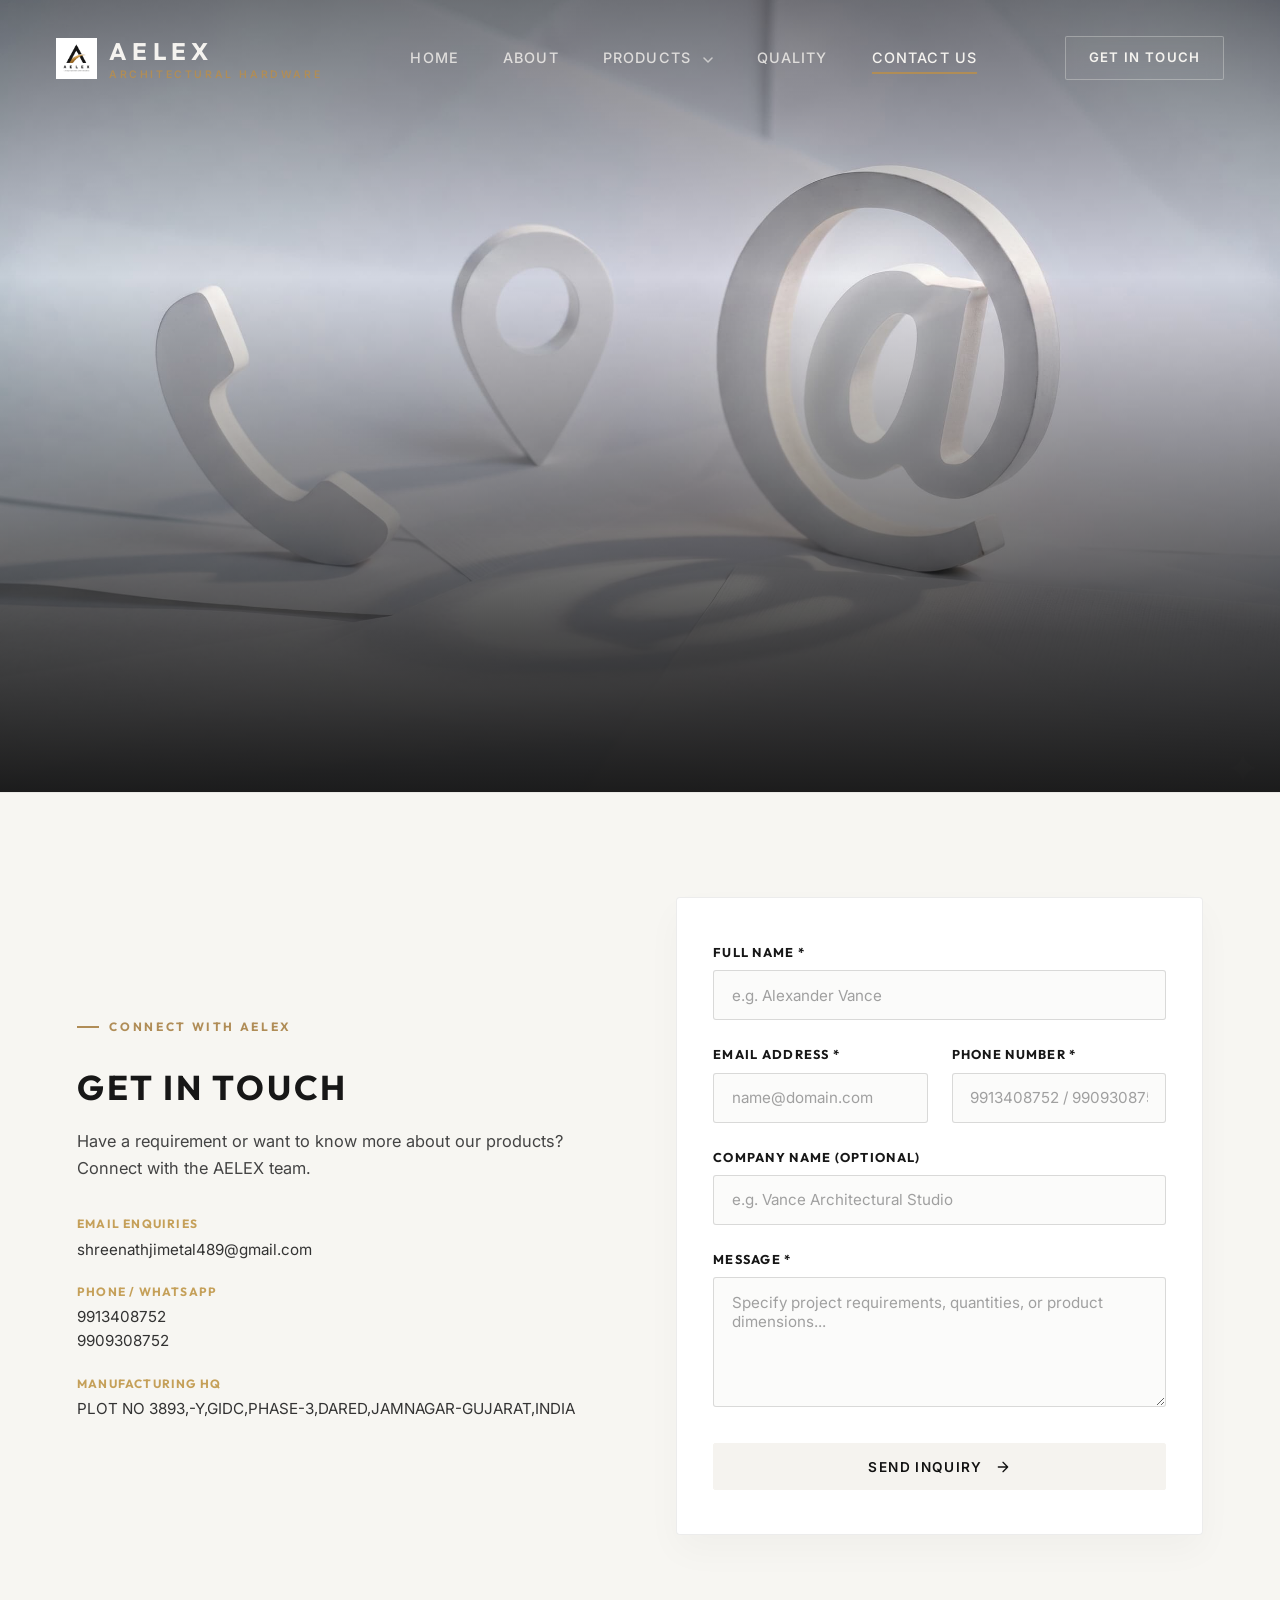
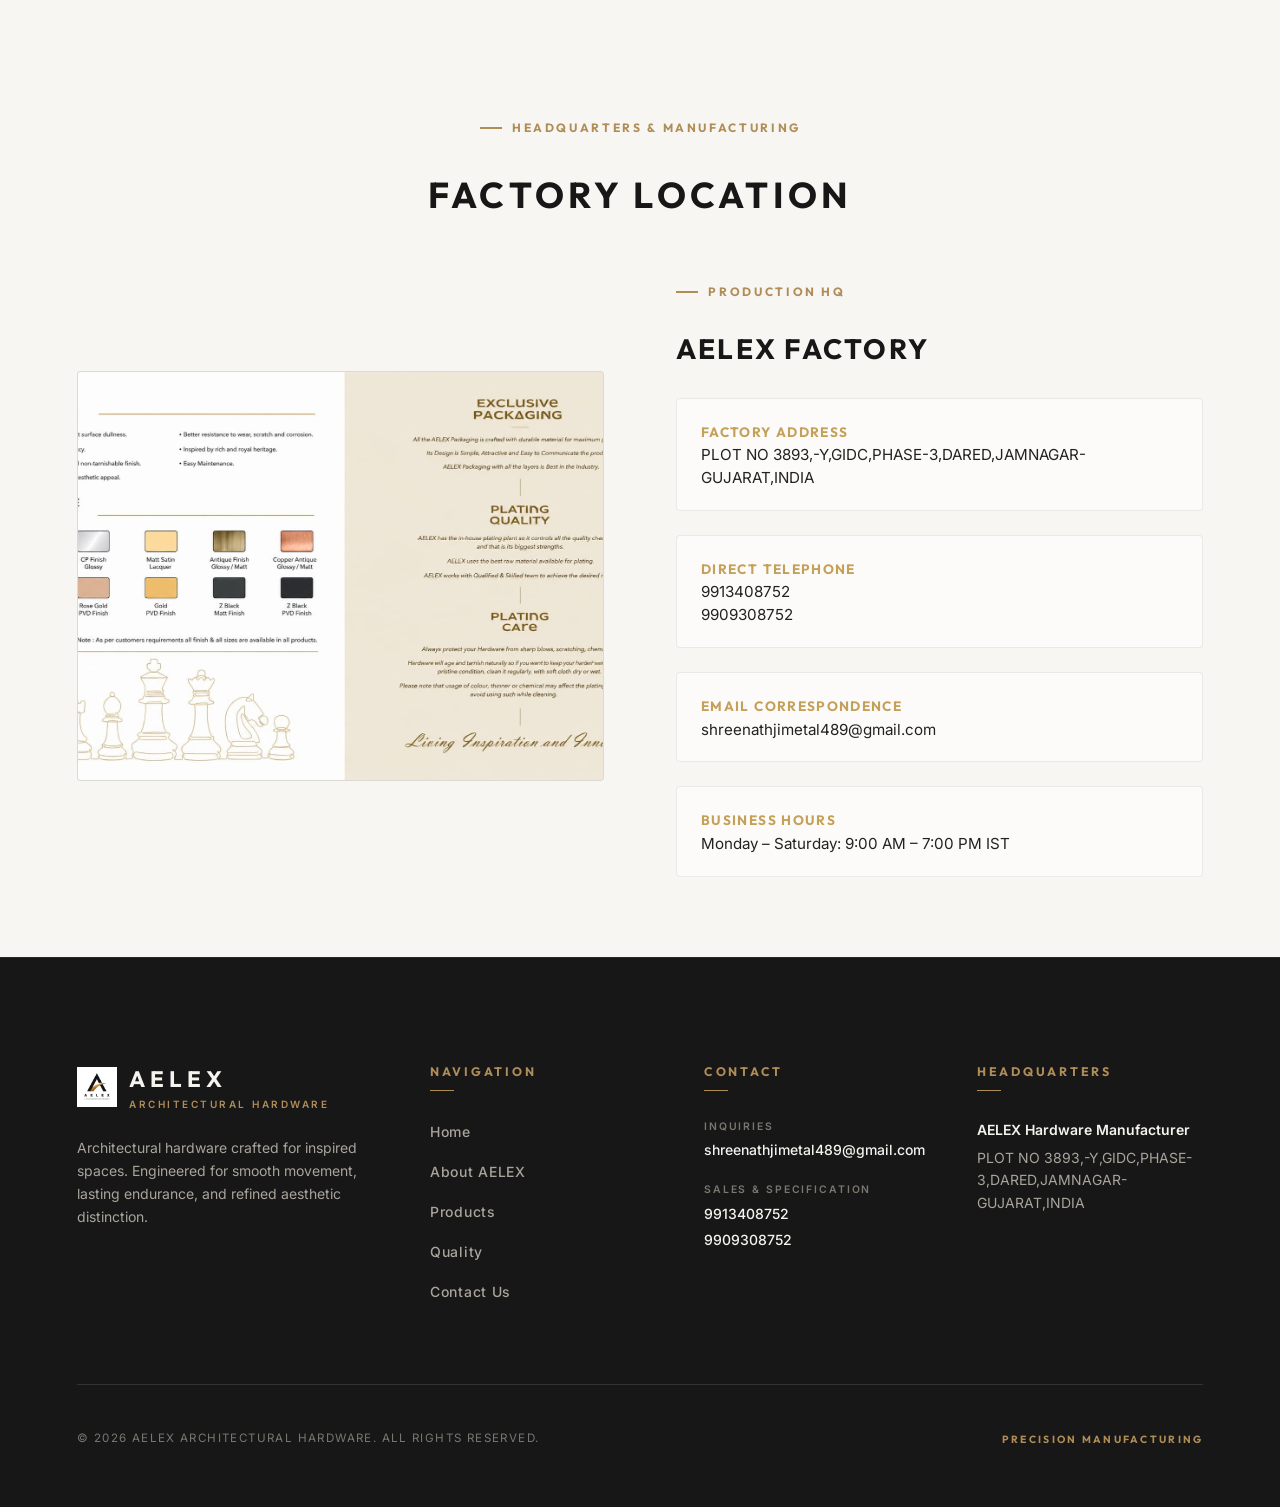
<file: contact.html>
<!DOCTYPE html>
<html lang="en">
<head>
  <meta charset="UTF-8">
  <meta name="viewport" content="width=device-width, initial-scale=1.0">
  <title>Contact Us | AELEX Premium Architectural Hardware</title>
  <meta name="description" content="Connect with AELEX Architectural Hardware. Inquiry form, factory location in Jamnagar Gujarat, phone, email, and technical specifications support.">

  <!-- Google Fonts: Outfit (Headings) & Inter (Body) -->
  <link rel="preconnect" href="https://fonts.googleapis.com">
  <link rel="preconnect" href="https://fonts.gstatic.com" crossorigin>
  <link href="https://fonts.googleapis.com/css2?family=Inter:wght@300;400;500;600;700&family=Outfit:wght@400;500;600;700;800&display=swap" rel="stylesheet">

  <!-- Core Stylesheet -->
  <link rel="stylesheet" href="css/style.css">
</head>
<body class="contact-page-body">

  <!-- ==========================================================================
       1. SITE HEADER NAVIGATION (STANDARDIZED SHARED AELEX HEADER)
       ========================================================================== -->
  <header class="site-header" id="site-header">
    <a href="index.html" class="brand-logo" aria-label="AELEX Home">
      <img src="assets/images/aelexLogo.png" alt="AELEX Logo Icon" class="brand-mark-img">
      <div>
        <span class="brand-name">AELEX</span>
        <span class="brand-tagline">Architectural Hardware</span>
      </div>
    </a>

    <!-- Desktop Navigation Menu -->
    <nav aria-label="Primary Navigation">
      <ul class="nav-menu">
        <li><a href="index.html#home" class="nav-link">Home</a></li>
        <li><a href="about.html" class="nav-link">About</a></li>
        <li class="nav-item-dropdown">
          <a href="products.html" class="nav-link" aria-haspopup="true" aria-expanded="false">
            Products
            <svg class="dropdown-chevron" viewBox="0 0 10 6" width="10" height="6" aria-hidden="true">
              <path d="M1 1L5 5L9 1" stroke="currentColor" stroke-width="1.5" stroke-linecap="round" stroke-linejoin="round" fill="none"/>
            </svg>
          </a>
          <ul class="dropdown-menu" aria-label="Product Categories">
            <li><a href="brass-hinges.html" class="dropdown-item">BRASS HINGES</a></li>
            <li><a href="brass-tower-bolt.html" class="dropdown-item">BRASS TOWER BOLT</a></li>
            <li><a href="steel-aluminium-fittings.html" class="dropdown-item">STEEL &amp; ALUMINIUM FITTINGS</a></li>
          </ul>
        </li>
        <li><a href="quality.html" class="nav-link">Quality</a></li>
        <li><a href="contact.html" class="nav-link active">Contact Us</a></li>
      </ul>
    </nav>

    <!-- Minimal Header Action Button -->
    <a href="contact.html" class="nav-cta-btn">Get In Touch</a>

    <!-- Mobile Navigation Hamburger Toggle -->
    <button class="mobile-nav-toggle" id="mobile-nav-toggle" aria-label="Toggle navigation menu" aria-expanded="false">
      <span></span>
      <span></span>
      <span></span>
    </button>
  </header>

  <!-- Mobile Navigation Drawer Overlay Menu -->
  <div class="mobile-nav-drawer" id="mobile-nav-drawer" aria-hidden="true">
    <ul class="mobile-nav-links">
      <li><a href="index.html#home">Home</a></li>
      <li><a href="about.html">About</a></li>
      <li class="mobile-nav-dropdown">
        <div class="mobile-dropdown-header">
          <a href="products.html" class="mobile-nav-link-main">Products</a>
          <button class="mobile-dropdown-toggle" aria-label="Toggle Product Submenu" aria-expanded="false">
            <span class="toggle-icon">+</span>
          </button>
        </div>
        <ul class="mobile-submenu" aria-label="Product Submenu">
          <li><a href="brass-hinges.html" class="mobile-submenu-link">BRASS HINGES</a></li>
          <li><a href="brass-tower-bolt.html" class="mobile-submenu-link">BRASS TOWER BOLT</a></li>
          <li><a href="steel-aluminium-fittings.html" class="mobile-submenu-link">STEEL &amp; ALUMINIUM FITTINGS</a></li>
        </ul>
      </li>
      <li><a href="quality.html">Quality</a></li>
      <li><a href="contact.html" class="active">Contact Us</a></li>
    </ul>
    <div class="mobile-drawer-footer">
      <p class="mobile-drawer-contact">AELEX HARDWARE MANUFACTURER</p>
    </div>
  </div>

  <!-- ==========================================================================
       2. CONTACT HERO BANNER
       ========================================================================== -->
  <section class="product-hero-clean" id="contact-hero" aria-label="AELEX Contact Us Hero Banner">
    <div class="product-hero-bg-container">
      <img src="assets/images/contactuspage.jpg" alt="AELEX Contact Us architectural hardware photography" class="product-hero-bg-image">
      <div class="product-hero-overlay"></div>
      <div class="product-hero-vignette"></div>
    </div>

    <!-- <div class="product-hero-content-wrapper">
      <div class="product-hero-eyebrow reveal-element delay-1">
        <span class="eyebrow-brass-bar"></span>
        <span>GET IN TOUCH</span>
      </div>
      <h1 class="product-hero-headline reveal-element delay-2">CONTACT US</h1>
      <p class="product-hero-subtitle reveal-element delay-3">
        Let's connect and discuss your hardware requirements.
      </p>
      <div class="product-hero-action reveal-element delay-4">
        <a href="#get-in-touch" class="btn-primary">
          <span>SEND INQUIRY</span>
          <svg class="btn-arrow" viewBox="0 0 24 24" width="16" height="16" fill="none" stroke="currentColor" stroke-width="2">
            <path d="M5 12h14M12 5l7 7-7 7" stroke-linecap="round" stroke-linejoin="round"/>
          </svg>
        </a>
      </div> -->
    </div>
  </section>

  <!-- ==========================================================================
       3. GET IN TOUCH (TEXT + MINIMAL CONTACT FORM)
       ========================================================================== -->
  <section class="category-showcase-section" id="get-in-touch" aria-label="AELEX Inquiry Form Section">
    <div class="showcase-container">
      <div class="showcase-card-grid">
        
        <!-- Left Column: Introduction & Direct Details -->
        <div class="showcase-content-col reveal-left">
          <div class="clean-eyebrow">
            <span class="eyebrow-brass-line"></span>
            <span>CONNECT WITH AELEX</span>
          </div>
          <h2 class="showcase-category-title">GET IN TOUCH</h2>
          <p class="showcase-description" style="font-size: 1.025rem; line-height: 1.65; color: #444; margin-bottom: 2rem;">
            Have a requirement or want to know more about our products? Connect with the AELEX team.
          </p>

          <div class="contact-quick-info">
            <div class="quick-info-item">
              <span class="quick-info-label">EMAIL ENQUIRIES</span>
              <a href="mailto:shreenathjimetal489@gmail.com" class="quick-info-val">shreenathjimetal489@gmail.com</a>
            </div>
            <div class="quick-info-item">
              <span class="quick-info-label">PHONE / WHATSAPP</span>
              <a href="tel:9913408752" class="quick-info-val">9913408752</a>
              <a href="tel:9909308752" class="quick-info-val">9909308752</a>
            </div>
            <div class="quick-info-item">
              <span class="quick-info-label">MANUFACTURING HQ</span>
              <span class="quick-info-val">PLOT NO 3893,-Y,GIDC,PHASE-3,DARED,JAMNAGAR-GUJARAT,INDIA</span>
            </div>
          </div>
        </div>

        <!-- Right Column: Minimal Architectural Form -->
        <div class="showcase-content-col reveal-right">
          <div class="contact-form-wrapper">
            <form id="aelex-inquiry-form" class="contact-form" novalidate>
              
              <div class="contact-form-group">
                <label for="full-name" class="form-label">FULL NAME *</label>
                <input type="text" id="full-name" name="fullName" class="form-input" placeholder="e.g. Alexander Vance" required>
              </div>

              <div class="contact-form-row">
                <div class="contact-form-group">
                  <label for="email-address" class="form-label">EMAIL ADDRESS *</label>
                  <input type="email" id="email-address" name="email" class="form-input" placeholder="name@domain.com" required>
                </div>
                <div class="contact-form-group">
                  <label for="phone-number" class="form-label">PHONE NUMBER *</label>
                  <input type="tel" id="phone-number" name="phone" class="form-input" placeholder="9913408752 / 9909308752" required>
                </div>
              </div>

              <div class="contact-form-group">
                <label for="company-name" class="form-label">COMPANY NAME (OPTIONAL)</label>
                <input type="text" id="company-name" name="company" class="form-input" placeholder="e.g. Vance Architectural Studio">
              </div>

              <div class="contact-form-group">
                <label for="message" class="form-label">MESSAGE *</label>
                <textarea id="message" name="message" class="form-textarea" placeholder="Specify project requirements, quantities, or product dimensions..." required></textarea>
              </div>

              <button type="submit" class="btn-primary form-submit-btn">
                <span>SEND INQUIRY</span>
                <svg class="btn-arrow" viewBox="0 0 24 24" width="16" height="16" fill="none" stroke="currentColor" stroke-width="2">
                  <path d="M5 12h14M12 5l7 7-7 7" stroke-linecap="round" stroke-linejoin="round"/>
                </svg>
              </button>

              <div id="form-status" class="form-status-box" role="alert"></div>
            </form>
          </div>
        </div>

      </div>
    </div>
  </section>

  <!-- ==========================================================================
       4. FACTORY LOCATION & INFORMATION
       ========================================================================== -->
  <section class="product-collection-editorial" id="factory-location" aria-label="AELEX Factory Location & Information">
    <div class="product-editorial-container">
      
      <div class="editorial-collection-header reveal-element">
        <div class="clean-eyebrow">
          <span class="eyebrow-brass-line"></span>
          <span>HEADQUARTERS &amp; MANUFACTURING</span>
        </div>
        <h2 class="editorial-collection-title">FACTORY LOCATION</h2>
      </div>

      <div class="showcase-card-grid">
        <!-- Left: Real AELEX Photography Visual -->
        <div class="showcase-visual-col reveal-left">
          <div class="asym-image-box" style="height: 410px;width: 100%; background: #EBEAE5; border-radius: 4px; border: 1px solid rgba(23,23,23,0.08);">
            <img src="assets/images/lastherobanner.jpg" alt="AELEX Hardware Manufacturing Plant" class="asym-product-img fit-cover">
          </div>
        </div>

        <!-- Right: Information Details -->
        <div class="showcase-content-col reveal-right">
          <div class="clean-eyebrow">
            <span class="eyebrow-brass-line"></span>
            <span>PRODUCTION HQ</span>
          </div>
          <h3 class="showcase-category-title" style="font-size: 1.75rem;">AELEX FACTORY</h3>

          <div class="factory-info-grid">
            <div class="factory-info-card">
              <span class="factory-info-title">FACTORY ADDRESS</span>
              <p class="factory-info-text">PLOT NO 3893,-Y,GIDC,PHASE-3,DARED,JAMNAGAR-GUJARAT,INDIA</p>
            </div>

            <div class="factory-info-card">
              <span class="factory-info-title">DIRECT TELEPHONE</span>
              <p class="factory-info-text">
                <a href="tel:9913408752" style="color: inherit; text-decoration: none;">9913408752</a><br>
                <a href="tel:9909308752" style="color: inherit; text-decoration: none;">9909308752</a>
              </p>
            </div>

            <div class="factory-info-card">
              <span class="factory-info-title">EMAIL CORRESPONDENCE</span>
              <p class="factory-info-text">
                <a href="mailto:shreenathjimetal489@gmail.com" style="color: inherit; text-decoration: none;">shreenathjimetal489@gmail.com</a>
              </p>
            </div>

            <div class="factory-info-card">
              <span class="factory-info-title">BUSINESS HOURS</span>
              <p class="factory-info-text">Monday – Saturday: 9:00 AM – 7:00 PM IST</p>
            </div>
          </div>
        </div>
      </div>

    </div>
  </section>

  <!-- ==========================================================================
       5. AELEX FOOTER — ARCHITECTURAL BRAND CLOSING
       ========================================================================== -->
  <footer class="site-footer" id="contact" aria-label="AELEX Corporate Footer">
    <div class="footer-container">
      
      <!-- Top 4-Column Grid -->
      <div class="footer-grid">

        <!-- Column 1: Brand & Philosophy -->
        <div class="footer-col footer-col-brand reveal-element delay-1">
          <a href="index.html" class="footer-logo" aria-label="AELEX Home">
            <img src="assets/images/aelexLogo.png" alt="AELEX Logo Icon" class="footer-mark-img">
            <div>
              <span class="footer-brand-name">AELEX</span>
              <span class="footer-brand-tag">Architectural Hardware</span>
            </div>
          </a>
          <p class="footer-brand-desc">
            Architectural hardware crafted for inspired spaces. Engineered for smooth movement, lasting endurance, and refined aesthetic distinction.
          </p>
        </div>

        <!-- Column 2: Navigation Links -->
        <div class="footer-col footer-col-nav reveal-element delay-2">
          <h3 class="footer-col-title">NAVIGATION</h3>
          <ul class="footer-links">
            <li><a href="index.html#home">Home</a></li>
            <li><a href="about.html">About AELEX</a></li>
            <li><a href="products.html">Products</a></li>
            <li><a href="quality.html">Quality</a></li>
            <li><a href="contact.html">Contact Us</a></li>
          </ul>
        </div>

        <!-- Column 3: Business Contact -->
        <div class="footer-col footer-col-contact reveal-element delay-3">
          <h3 class="footer-col-title">CONTACT</h3>
          <div class="footer-contact-details">
            <div class="contact-item">
              <span class="contact-label">INQUIRIES</span>
              <a href="mailto:shreenathjimetal489@gmail.com" class="contact-value">shreenathjimetal489@gmail.com</a>
            </div>
            <div class="contact-item">
              <span class="contact-label">SALES &amp; SPECIFICATION</span>
              <a href="tel:9913408752" class="contact-value">9913408752</a>
              <a href="tel:9909308752" class="contact-value">9909308752</a>
            </div>
          </div>
        </div>

        <!-- Column 4: Location / HQ -->
        <div class="footer-col footer-col-location reveal-element delay-4">
          <h3 class="footer-col-title">HEADQUARTERS</h3>
          <address class="footer-address">
            <p class="address-name">AELEX Hardware Manufacturer</p>
            <p class="address-line">PLOT NO 3893,-Y,GIDC,PHASE-3,DARED,JAMNAGAR-GUJARAT,INDIA</p>
          </address>
        </div>

      </div><!-- /.footer-grid -->

      <!-- Horizontal Divider -->
      <div class="footer-divider reveal-element delay-3"></div>

      <!-- Bottom Row: Copyright & Legal -->
      <div class="footer-bottom reveal-element delay-4">
        <p class="copyright-text">&copy; 2026 AELEX ARCHITECTURAL HARDWARE. ALL RIGHTS RESERVED.</p>
        <div class="footer-legal-links">
          <span class="legal-tag">PRECISION MANUFACTURING</span>
        </div>
      </div>

    </div><!-- /.footer-container -->
  </footer><!-- /.site-footer -->

  <!-- Core Controller Script -->
  <script src="js/hero-slider.js"></script>

  <!-- Contact Form Frontend Validation Script -->
  <script>
    document.addEventListener('DOMContentLoaded', () => {
      const form = document.getElementById('aelex-inquiry-form');
      if (!form) return;

      const fullNameInput = document.getElementById('full-name');
      const emailInput = document.getElementById('email-address');
      const phoneInput = document.getElementById('phone-number');
      const messageInput = document.getElementById('message');
      const statusBox = document.getElementById('form-status');

      function showError(input, message) {
        input.classList.add('is-invalid');
        input.setAttribute('aria-invalid', 'true');
        let errorEl = input.parentNode.querySelector('.form-error-msg');
        if (!errorEl) {
          errorEl = document.createElement('span');
          errorEl.className = 'form-error-msg';
          input.parentNode.appendChild(errorEl);
        }
        errorEl.textContent = message;
      }

      function clearError(input) {
        input.classList.remove('is-invalid');
        input.setAttribute('aria-invalid', 'false');
        const errorEl = input.parentNode.querySelector('.form-error-msg');
        if (errorEl) {
          errorEl.remove();
        }
      }

      function validateEmail(email) {
        const re = /^[^\s@]+@[^\s@]+\.[^\s@]+$/;
        return re.test(String(email).toLowerCase());
      }

      [fullNameInput, emailInput, phoneInput, messageInput].forEach(input => {
        if (input) {
          input.addEventListener('input', () => clearError(input));
        }
      });

      form.addEventListener('submit', (e) => {
        e.preventDefault();
        let isValid = true;

        if (!fullNameInput.value.trim()) {
          showError(fullNameInput, 'Please enter your full name');
          isValid = false;
        } else {
          clearError(fullNameInput);
        }

        if (!emailInput.value.trim()) {
          showError(emailInput, 'Please enter your email address');
          isValid = false;
        } else if (!validateEmail(emailInput.value.trim())) {
          showError(emailInput, 'Please enter a valid email format (e.g. name@domain.com)');
          isValid = false;
        } else {
          clearError(emailInput);
        }

        if (!phoneInput.value.trim()) {
          showError(phoneInput, 'Please enter your phone number');
          isValid = false;
        } else {
          clearError(phoneInput);
        }

        if (!messageInput.value.trim()) {
          showError(messageInput, 'Please enter your message');
          isValid = false;
        } else {
          clearError(messageInput);
        }

        if (isValid) {
          if (statusBox) {
            statusBox.className = 'form-status-box success';
            statusBox.textContent = 'Thank you for reaching out. Your inquiry has been validated and recorded.';
          }
          form.reset();
        } else {
          if (statusBox) {
            statusBox.className = 'form-status-box error';
            statusBox.textContent = 'Please correct the highlighted fields before submitting.';
          }
        }
      });
    });
  </script>
</body>
</html>
</file>
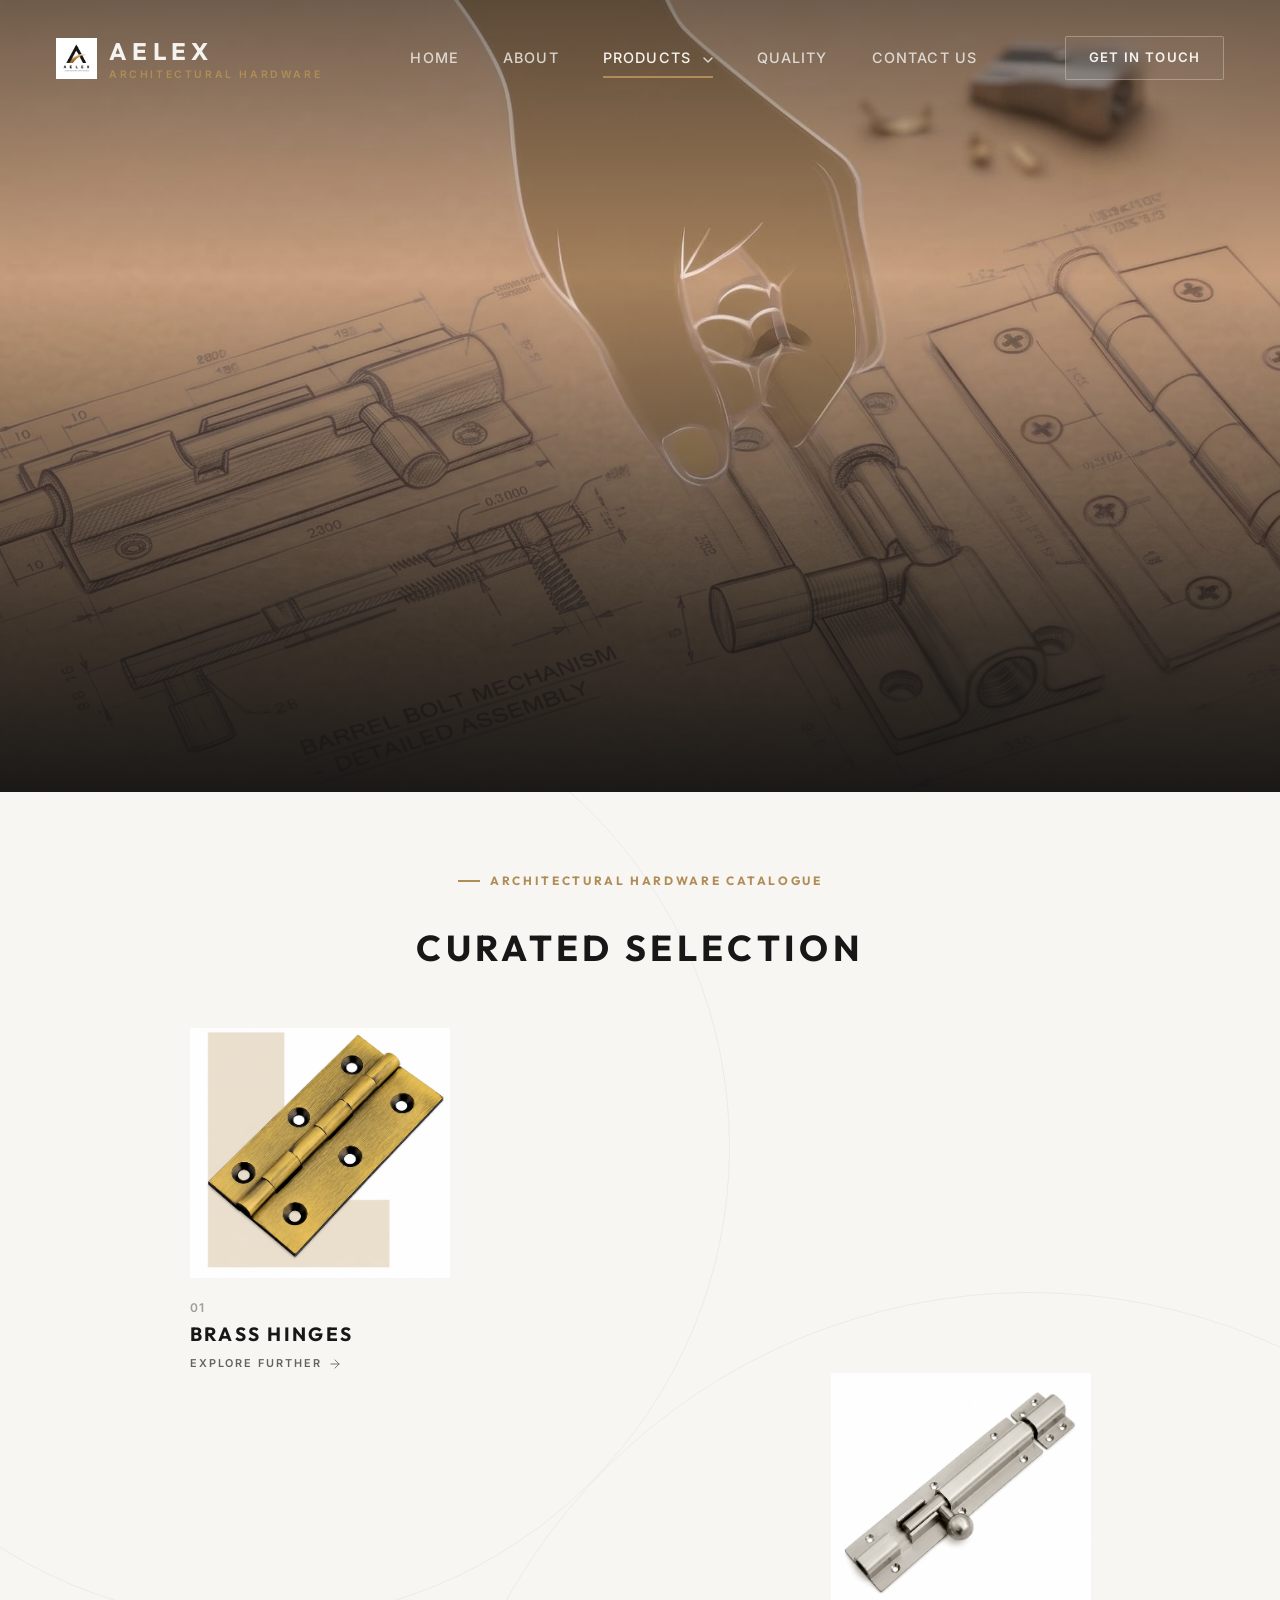
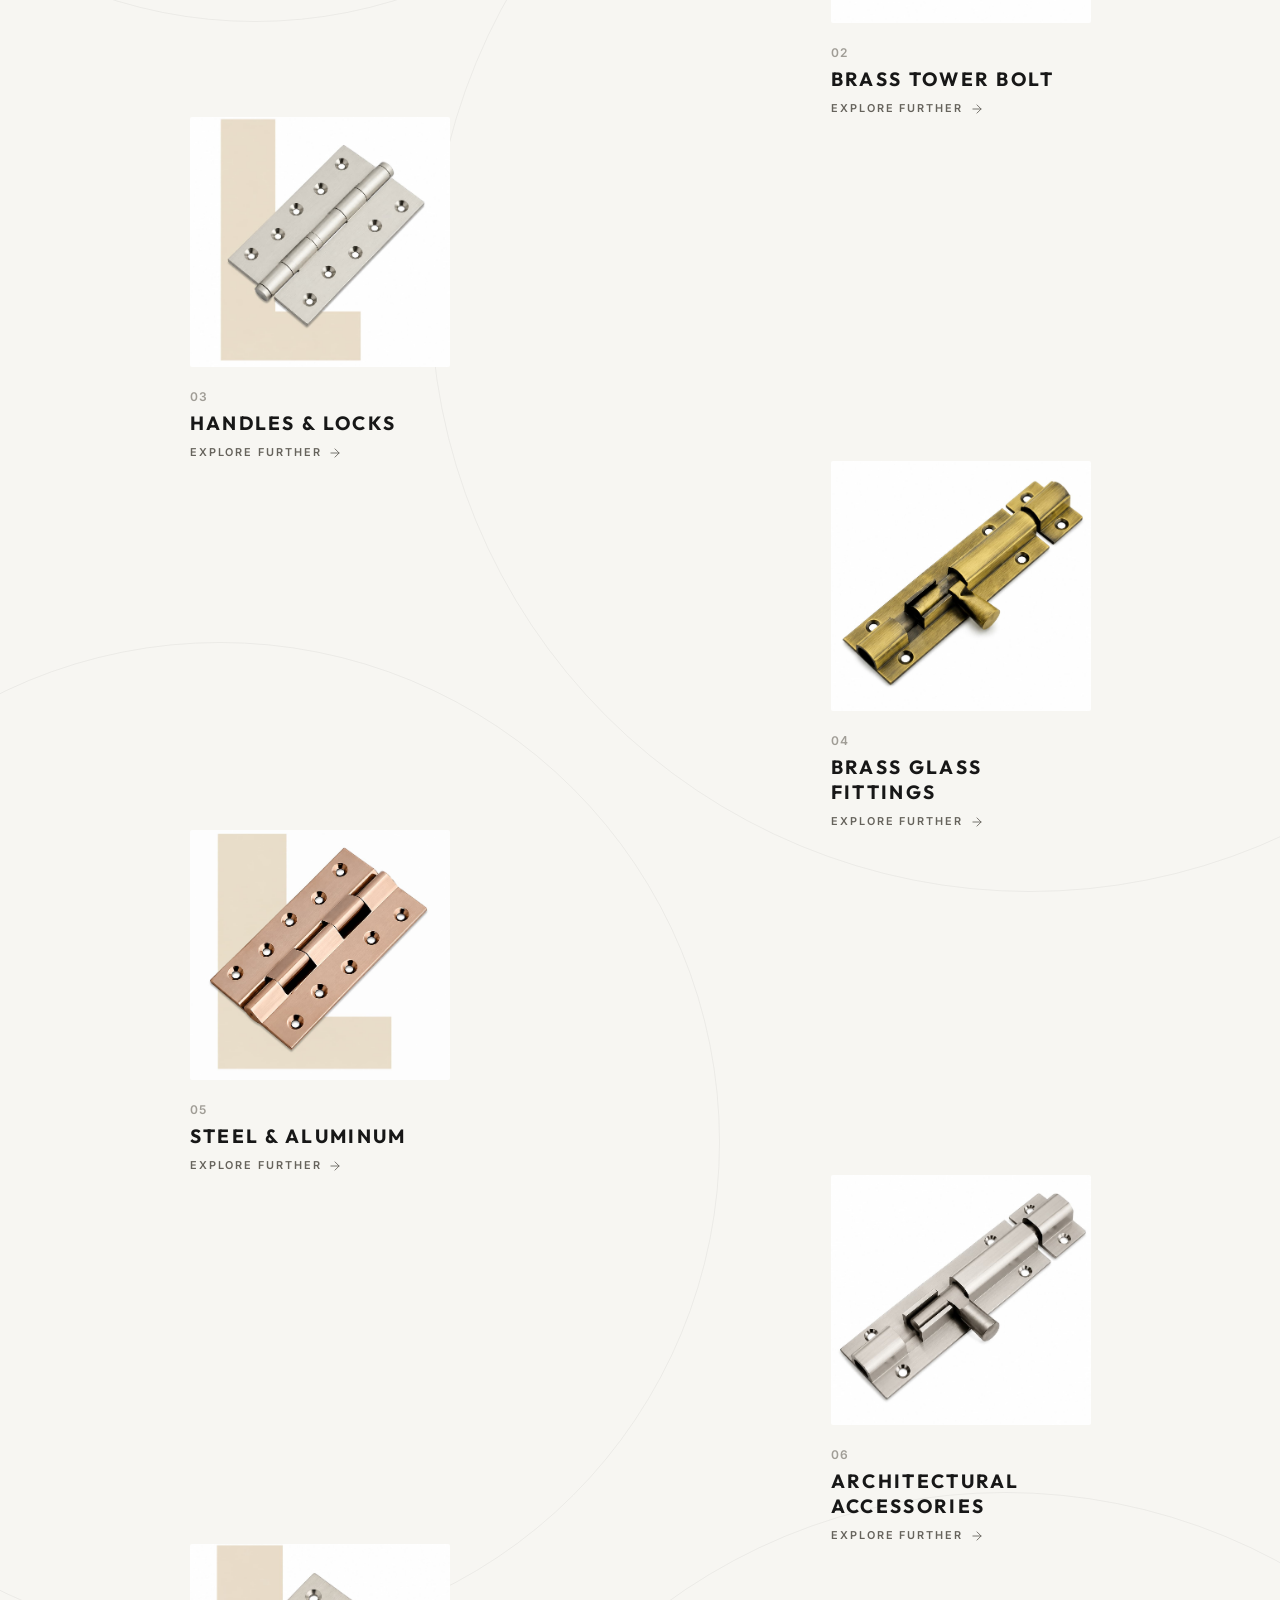
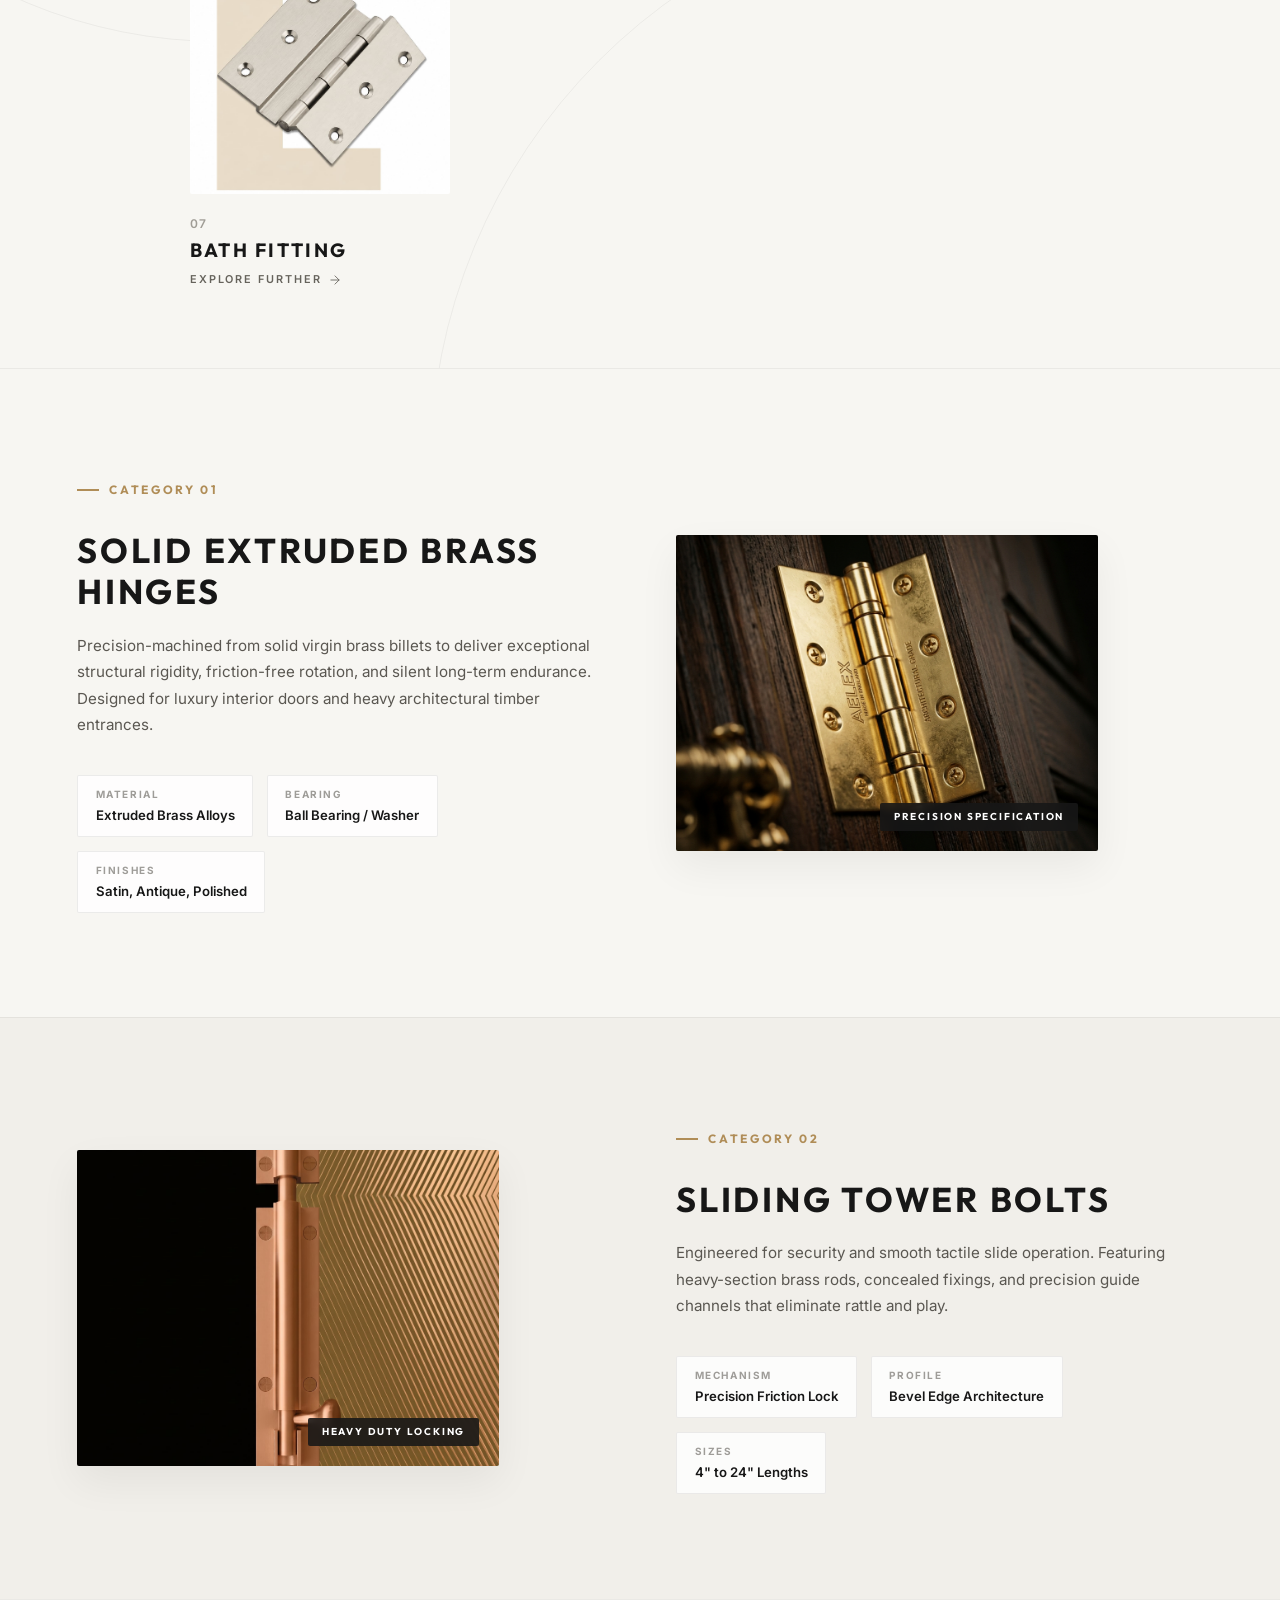
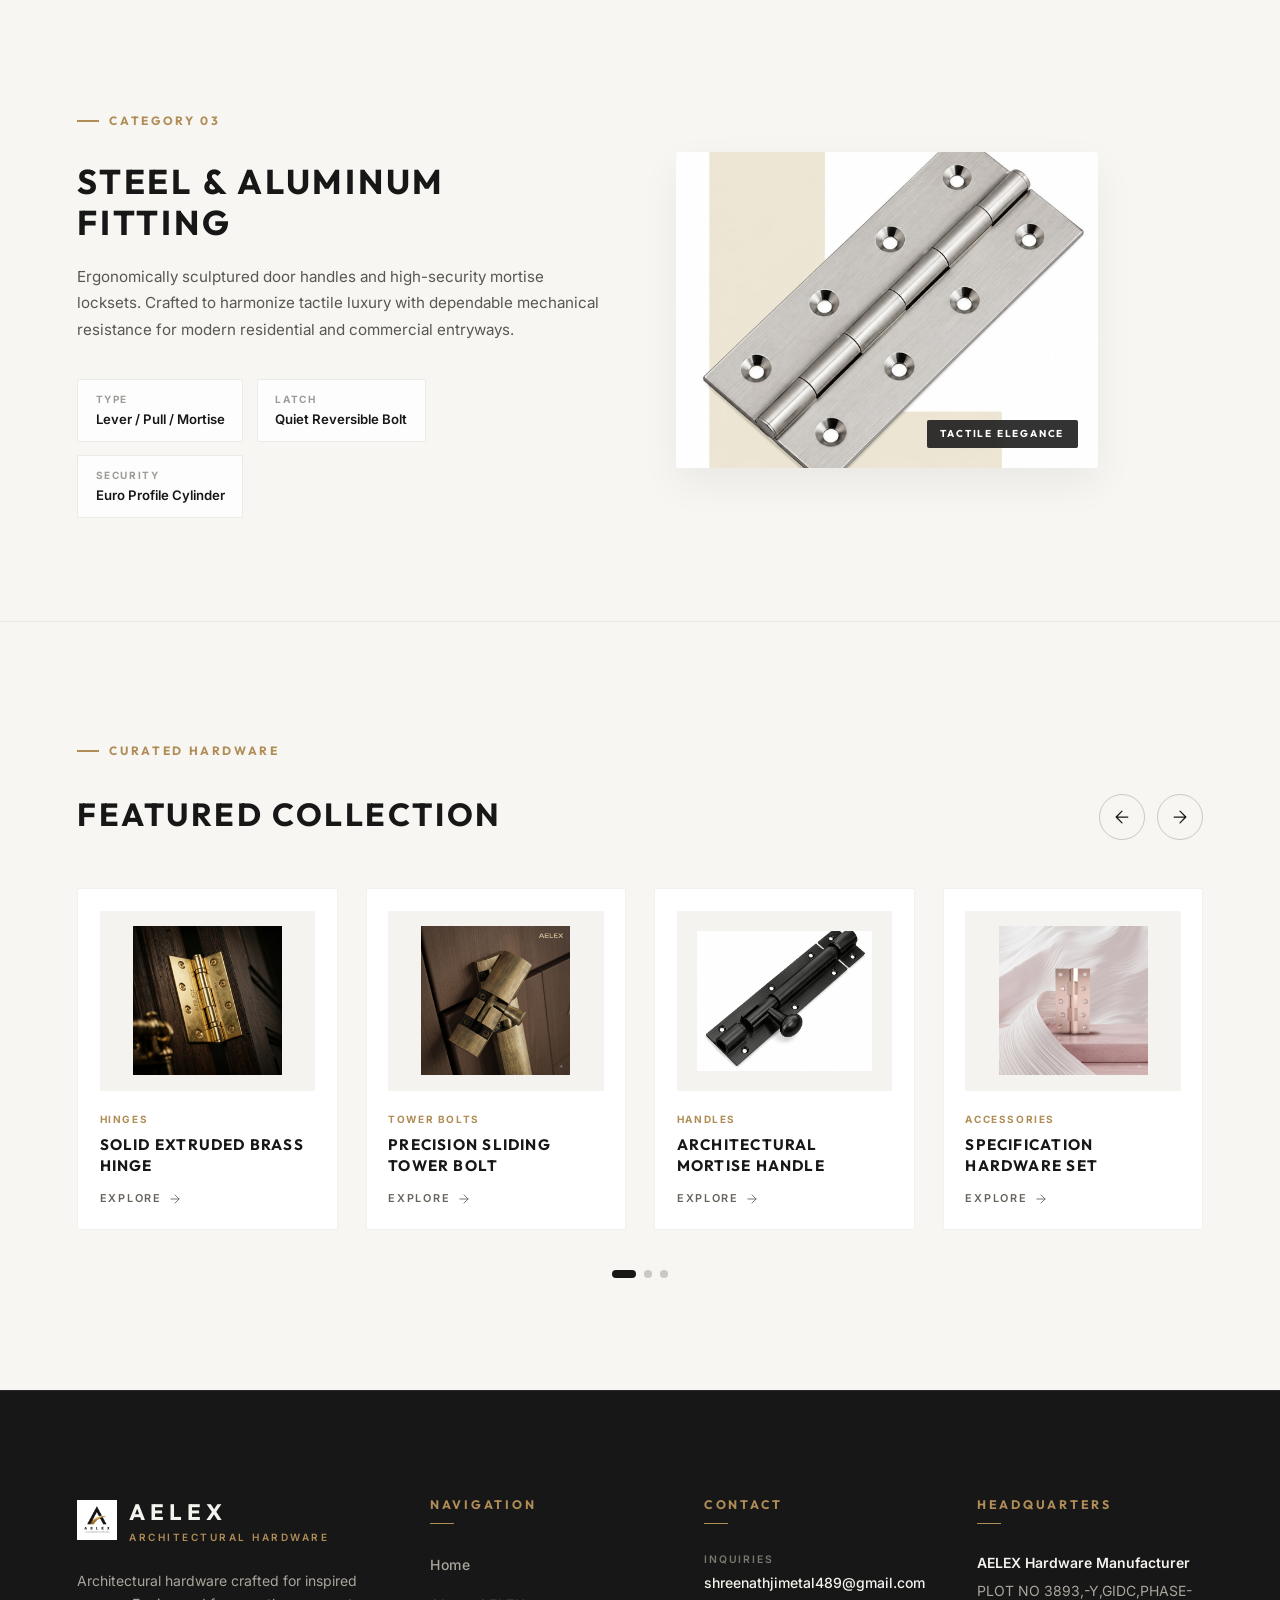
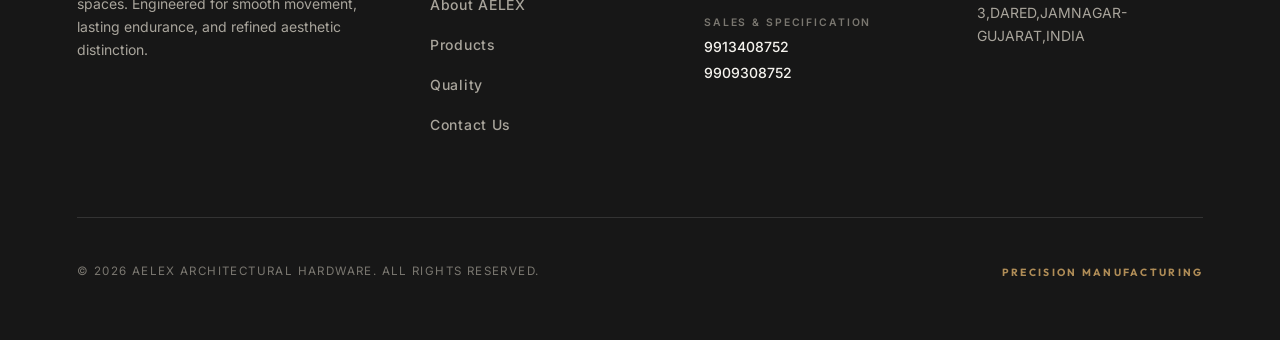
<file: products.html>
<!DOCTYPE html>
<html lang="en">
<head>
  <meta charset="UTF-8">
  <meta name="viewport" content="width=device-width, initial-scale=1.0">
  <title>Products | AELEX Premium Architectural Hardware</title>
  <meta name="description" content="Explore AELEX's luxury architectural hardware catalogue featuring solid extruded brass hinges, sliding tower bolts, stainless steel fittings, and precision architectural accessories.">

  <!-- Google Fonts: Outfit (Headings) & Inter (Body) -->
  <link rel="preconnect" href="https://fonts.googleapis.com">
  <link rel="preconnect" href="https://fonts.gstatic.com" crossorigin>
  <link href="https://fonts.googleapis.com/css2?family=Inter:wght@300;400;500;600;700&family=Outfit:wght@400;500;600;700;800&display=swap" rel="stylesheet">

  <!-- Core Stylesheet -->
  <link rel="stylesheet" href="css/style.css">
</head>
<body class="product-page-body">

  <!-- ==========================================================================
       1. SITE HEADER NAVIGATION (REUSED UNCHANGED FROM HOME/ABOUT)
       ========================================================================== -->
  <header class="site-header" id="site-header">
    <a href="index.html" class="brand-logo" aria-label="AELEX Home">
      <img src="assets/images/aelexLogo.png" alt="AELEX Logo Icon" class="brand-mark-img">
      <div>
        <span class="brand-name">AELEX</span>
        <span class="brand-tagline">Architectural Hardware</span>
      </div>
    </a>

    <!-- Desktop Navigation Menu -->
    <nav aria-label="Primary Navigation">
      <ul class="nav-menu">
        <li><a href="index.html#home" class="nav-link">Home</a></li>
        <li><a href="about.html" class="nav-link">About</a></li>
        <li class="nav-item-dropdown">
          <a href="products.html" class="nav-link active" aria-haspopup="true" aria-expanded="false">
            Products
            <svg class="dropdown-chevron" viewBox="0 0 10 6" width="10" height="6" aria-hidden="true">
              <path d="M1 1L5 5L9 1" stroke="currentColor" stroke-width="1.5" stroke-linecap="round" stroke-linejoin="round" fill="none"/>
            </svg>
          </a>
          <ul class="dropdown-menu" aria-label="Product Categories">
            <li><a href="brass-hinges.html" class="dropdown-item">BRASS HINGES</a></li>
            <li><a href="brass-tower-bolt.html" class="dropdown-item">BRASS TOWER BOLT</a></li>
            <li><a href="steel-aluminium-fittings.html" class="dropdown-item">STEEL &amp; ALUMINIUM FITTINGS</a></li>
          </ul>
        </li>
        <li><a href="quality.html" class="nav-link">Quality</a></li>
        <li><a href="contact.html" class="nav-link">Contact Us</a></li>
      </ul>
    </nav>

    <!-- Minimal Header Action Button -->
    <a href="contact.html" class="nav-cta-btn">Get In Touch</a>

    <!-- Mobile Navigation Hamburger Toggle -->
    <button class="mobile-nav-toggle" id="mobile-nav-toggle" aria-label="Toggle navigation menu" aria-expanded="false">
      <span></span>
      <span></span>
      <span></span>
    </button>
  </header>

  <!-- Mobile Navigation Drawer Overlay Menu -->
  <div class="mobile-nav-drawer" id="mobile-nav-drawer" aria-hidden="true">
    <ul class="mobile-nav-links">
      <li><a href="index.html#home">Home</a></li>
      <li><a href="about.html">About</a></li>
      <li class="mobile-nav-dropdown">
        <div class="mobile-dropdown-header">
          <a href="products.html" class="mobile-nav-link-main active">Products</a>
          <button class="mobile-dropdown-toggle" aria-label="Toggle Product Submenu" aria-expanded="false">
            <span class="toggle-icon">+</span>
          </button>
        </div>
        <ul class="mobile-submenu" aria-label="Product Submenu">
          <li><a href="brass-hinges.html" class="mobile-submenu-link">BRASS HINGES</a></li>
          <li><a href="brass-tower-bolt.html" class="mobile-submenu-link">BRASS TOWER BOLT</a></li>
          <li><a href="steel-aluminium-fittings.html" class="mobile-submenu-link">STEEL &amp; ALUMINIUM FITTINGS</a></li>
        </ul>
      </li>
      <li><a href="quality.html">Quality</a></li>
      <li><a href="contact.html">Contact Us</a></li>
    </ul>
    <div class="mobile-drawer-footer">
      <p class="mobile-drawer-contact">AELEX HARDWARE MANUFACTURER</p>
    </div>
  </div>

  <!-- ==========================================================================
       2. SECTION 1 — PRODUCT HERO
       ========================================================================== -->
  <section class="product-hero-clean" id="product-hero" aria-label="AELEX Products Hero Banner">
    <div class="product-hero-bg-container">
      <img src="assets/images/productslide.jpg" alt="AELEX luxury architectural hardware set background" class="product-hero-bg-image">
      <div class="product-hero-overlay"></div>
      <div class="product-hero-vignette"></div>
    </div>

    <!-- <div class="product-hero-content-wrapper">
      <div class="product-hero-eyebrow reveal-element delay-1">
        <span class="eyebrow-brass-bar"></span>
        <span>PRODUCTS</span>
      </div>

      <h1 class="product-hero-headline reveal-element delay-2">
        ARCHITECTURAL<br>
        HARDWARE, REFINED.
      </h1>

      <p class="product-hero-subtitle reveal-element delay-3">
        &ldquo;Designed for modern spaces. Built for everyday performance.&rdquo;
      </p>

      <div class="product-hero-action reveal-element delay-4">
        <a href="#product-collection" class="btn-primary">
          <span>Explore Collection</span>
          <span class="btn-arrow">&rarr;</span>
        </a>
      </div>
    </div> -->
  </section>

  <!-- ==========================================================================
       3. RECREATED PRODUCT CONTENT SECTIONS (BETWEEN HERO AND FOOTER)
       ========================================================================== -->
  <div class="product-page-main-content">

    <!-- ==========================================================================
         SECTION 1 — EDITORIAL PRODUCT COLLECTION (ASYMMETRICAL LAYOUT)
         ========================================================================== -->
    <section class="product-collection-editorial" id="product-collection" aria-label="AELEX Editorial Product Collection">
      
      <!-- Decorative Curved Arcs (Behind Products, No Overflow, Pointer-Events None) -->
      <div class="decorative-curves-container" aria-hidden="true">
        <div class="curve-arc curve-arc-1"></div>
        <div class="curve-arc curve-arc-2"></div>
        <div class="curve-arc curve-arc-3"></div>
        <div class="curve-arc curve-arc-4"></div>
      </div>

      <div class="product-editorial-container">
        
        <!-- Section Eyebrow Header -->
        <div class="editorial-collection-header reveal-element">
          <div class="clean-eyebrow">
            <span class="eyebrow-brass-line"></span>
            <span>ARCHITECTURAL HARDWARE CATALOGUE</span>
          </div>
          <h2 class="editorial-collection-title">CURATED SELECTION</h2>
        </div>

        <!-- Asymmetrical Product Flow (Inspired by Reference Design) -->
        <div class="asymmetrical-product-grid">

          <!-- Product 01: Brass Hinges (Left Align) -->
          <div class="asym-product-card pos-left reveal-element reveal-left delay-1">
            <a href="brass-hinges.html" class="asym-card-inner">
              <div class="asym-image-box">
                <img src="assets/images/brasshinges8.jpg" alt="AELEX Solid Extruded Brass Hinges" class="asym-product-img fit-cover">
              </div>
              <div class="asym-card-meta">
                <span class="asym-number">01</span>
                <h3 class="asym-product-name">BRASS HINGES</h3>
                <span class="asym-explore-btn">
                  <span>EXPLORE FURTHER</span>
                  <svg class="asym-arrow-icon" viewBox="0 0 24 24" fill="none" stroke="currentColor" stroke-width="1.5">
                    <path d="M5 12h14M12 5l7 7-7 7" stroke-linecap="round" stroke-linejoin="round"/>
                  </svg>
                </span>
              </div>
            </a>
          </div>

          <!-- Product 02: Brass Tower Bolt (Right Align) -->
          <div class="asym-product-card pos-right reveal-element reveal-right delay-2">
            <a href="brass-tower-bolt.html" class="asym-card-inner">
              <div class="asym-image-box">
                <img src="assets/images/brass_tworbolt1.jpg" alt="AELEX Solid Brass Tower Bolts" class="asym-product-img fit-cover">
              </div>
              <div class="asym-card-meta">
                <span class="asym-number">02</span>
                <h3 class="asym-product-name">BRASS TOWER BOLT</h3>
                <span class="asym-explore-btn">
                  <span>EXPLORE FURTHER</span>
                  <svg class="asym-arrow-icon" viewBox="0 0 24 24" fill="none" stroke="currentColor" stroke-width="1.5">
                    <path d="M5 12h14M12 5l7 7-7 7" stroke-linecap="round" stroke-linejoin="round"/>
                  </svg>
                </span>
              </div>
            </a>
          </div>

          <!-- Product 03: Handles & Locks (Left Offset Align) -->
          <div class="asym-product-card pos-left-offset reveal-element reveal-left delay-1">
            <a href="#cat-handles" class="asym-card-inner">
              <div class="asym-image-box">
                <img src="assets/images/brasshinges3.jpg" alt="AELEX Handles & Mortise Locks" class="asym-product-img fit-cover">
              </div>
              <div class="asym-card-meta">
                <span class="asym-number">03</span>
                <h3 class="asym-product-name">HANDLES &amp; LOCKS</h3>
                <span class="asym-explore-btn">
                  <span>EXPLORE FURTHER</span>
                  <svg class="asym-arrow-icon" viewBox="0 0 24 24" fill="none" stroke="currentColor" stroke-width="1.5">
                    <path d="M5 12h14M12 5l7 7-7 7" stroke-linecap="round" stroke-linejoin="round"/>
                  </svg>
                </span>
              </div>
            </a>
          </div>

          <!-- Product 04: Brass Glass Fittings (Right Offset Align) -->
          <div class="asym-product-card pos-right-offset reveal-element reveal-right delay-2">
            <a href="#cat-glass-fittings" class="asym-card-inner">
              <div class="asym-image-box">
                <img src="assets/images/brass_tworbolt5.jpg" alt="AELEX Brass Glass Fittings" class="asym-product-img fit-cover">
              </div>
              <div class="asym-card-meta">
                <span class="asym-number">04</span>
                <h3 class="asym-product-name">BRASS GLASS FITTINGS</h3>
                <span class="asym-explore-btn">
                  <span>EXPLORE FURTHER</span>
                  <svg class="asym-arrow-icon" viewBox="0 0 24 24" fill="none" stroke="currentColor" stroke-width="1.5">
                    <path d="M5 12h14M12 5l7 7-7 7" stroke-linecap="round" stroke-linejoin="round"/>
                  </svg>
                </span>
              </div>
            </a>
          </div>

          <!-- Product 05: Steel & Aluminum (Left Align) -->
          <div class="asym-product-card pos-left reveal-element reveal-left delay-1">
            <a href="steel-aluminium-fittings.html" class="asym-card-inner">
              <div class="asym-image-box">
                <img src="assets/images/brasshinges5.jpg" alt="AELEX Steel & Aluminum Fittings" class="asym-product-img fit-cover">
              </div>
              <div class="asym-card-meta">
                <span class="asym-number">05</span>
                <h3 class="asym-product-name">STEEL &amp; ALUMINUM</h3>
                <span class="asym-explore-btn">
                  <span>EXPLORE FURTHER</span>
                  <svg class="asym-arrow-icon" viewBox="0 0 24 24" fill="none" stroke="currentColor" stroke-width="1.5">
                    <path d="M5 12h14M12 5l7 7-7 7" stroke-linecap="round" stroke-linejoin="round"/>
                  </svg>
                </span>
              </div>
            </a>
          </div>

          <!-- Product 06: Architectural Accessories (Right Align) -->
          <div class="asym-product-card pos-right reveal-element reveal-right delay-2">
            <a href="#cat-accessories" class="asym-card-inner">
              <div class="asym-image-box">
                <img src="assets/images/brass_tworbolt4.jpg" alt="AELEX Architectural Accessories" class="asym-product-img fit-cover">
              </div>
              <div class="asym-card-meta">
                <span class="asym-number">06</span>
                <h3 class="asym-product-name">ARCHITECTURAL ACCESSORIES</h3>
                <span class="asym-explore-btn">
                  <span>EXPLORE FURTHER</span>
                  <svg class="asym-arrow-icon" viewBox="0 0 24 24" fill="none" stroke="currentColor" stroke-width="1.5">
                    <path d="M5 12h14M12 5l7 7-7 7" stroke-linecap="round" stroke-linejoin="round"/>
                  </svg>
                </span>
              </div>
            </a>
          </div>

          <!-- Product 07: Bath Fittings (Left Offset Align) -->
          <div class="asym-product-card pos-left-offset reveal-element delay-1">
            <a href="#cat-bath-fittings" class="asym-card-inner">
              <div class="asym-image-box">
                <img src="assets/images/brasshinges4.jpg" alt="AELEX Bath Fittings & Hardware" class="asym-product-img fit-cover">
              </div>
              <div class="asym-card-meta">
                <span class="asym-number">07</span>
                <h3 class="asym-product-name">BATH FITTING</h3>
                <span class="asym-explore-btn">
                  <span>EXPLORE FURTHER</span>
                  <svg class="asym-arrow-icon" viewBox="0 0 24 24" fill="none" stroke="currentColor" stroke-width="1.5">
                    <path d="M5 12h14M12 5l7 7-7 7" stroke-linecap="round" stroke-linejoin="round"/>
                  </svg>
                </span>
              </div>
            </a>
          </div>

        </div><!-- /.asymmetrical-product-grid -->
      </div><!-- /.product-editorial-container -->
    </section>

    <!-- ==========================================================================
         SECTION 2 — PRODUCT CATEGORY SHOWCASE 01: SOLID BRASS HINGES
         ========================================================================== -->
    <section class="category-showcase-section" id="cat-hinges" aria-label="AELEX Solid Brass Hinges Showcase">
      <div class="showcase-container">
        <div class="showcase-card-grid">
          <div class="showcase-content-col reveal-left">
            <div class="clean-eyebrow">
              <span class="eyebrow-brass-line"></span>
              <span>CATEGORY 01</span>
            </div>
            <h2 class="showcase-category-title">SOLID EXTRUDED BRASS HINGES</h2>
            <p class="showcase-description">
              Precision-machined from solid virgin brass billets to deliver exceptional structural rigidity, friction-free rotation, and silent long-term endurance. Designed for luxury interior doors and heavy architectural timber entrances.
            </p>
            <div class="showcase-spec-grid">
              <div class="spec-pill">
                <span class="spec-label">MATERIAL</span>
                <span class="spec-val">Extruded Brass Alloys</span>
              </div>
              <div class="spec-pill">
                <span class="spec-label">BEARING</span>
                <span class="spec-val">Ball Bearing / Washer</span>
              </div>
              <div class="spec-pill">
                <span class="spec-label">FINISHES</span>
                <span class="spec-val">Satin, Antique, Polished</span>
              </div>
            </div>
          </div>
          <div class="showcase-visual-col reveal-right">
            <div class="showcase-img-card">
              <img src="assets/images/slide-1-brass-hinge.png" alt="AELEX Solid Extruded Brass Hinges Detailed View" class="showcase-img">
              <div class="showcase-badge">PRECISION SPECIFICATION</div>
            </div>
          </div>
        </div>
      </div>
    </section>

    <!-- ==========================================================================
         SECTION 3 — PRODUCT CATEGORY SHOWCASE 02: SLIDING TOWER BOLTS
         ========================================================================== -->
    <section class="category-showcase-section alt-bg" id="cat-tower-bolts" aria-label="AELEX Tower Bolts Showcase">
      <div class="showcase-container">
        <div class="showcase-card-grid reverse-grid">
          <div class="showcase-visual-col reveal-left">
            <div class="showcase-img-card">
              <img src="assets/images/aelex3.jpg" alt="AELEX Solid Brass Sliding Tower Bolts View" class="showcase-img">
              <div class="showcase-badge">HEAVY DUTY LOCKING</div>
            </div>
          </div>
          <div class="showcase-content-col reveal-right">
            <div class="clean-eyebrow">
              <span class="eyebrow-brass-line"></span>
              <span>CATEGORY 02</span>
            </div>
            <h2 class="showcase-category-title">SLIDING TOWER BOLTS</h2>
            <p class="showcase-description">
              Engineered for security and smooth tactile slide operation. Featuring heavy-section brass rods, concealed fixings, and precision guide channels that eliminate rattle and play.
            </p>
            <div class="showcase-spec-grid">
              <div class="spec-pill">
                <span class="spec-label">MECHANISM</span>
                <span class="spec-val">Precision Friction Lock</span>
              </div>
              <div class="spec-pill">
                <span class="spec-label">PROFILE</span>
                <span class="spec-val">Bevel Edge Architecture</span>
              </div>
              <div class="spec-pill">
                <span class="spec-label">SIZES</span>
                <span class="spec-val">4&quot; to 24&quot; Lengths</span>
              </div>
            </div>
          </div>
        </div>
      </div>
    </section>

    <!-- ==========================================================================
         SECTION 4 — PRODUCT CATEGORY SHOWCASE 03: HANDLES & MORTISE LOCKS
         ========================================================================== -->
    <section class="category-showcase-section" id="cat-handles" aria-label="AELEX Handles and Locks Showcase">
      <div class="showcase-container">
        <div class="showcase-card-grid">
          <div class="showcase-content-col reveal-left">
            <div class="clean-eyebrow">
              <span class="eyebrow-brass-line"></span>
              <span>CATEGORY 03</span>
            </div>
            <h2 class="showcase-category-title">STEEL &amp; ALUMINUM FITTING</h2>
            <p class="showcase-description">
              Ergonomically sculptured door handles and high-security mortise locksets. Crafted to harmonize tactile luxury with dependable mechanical resistance for modern residential and commercial entryways.
            </p>
            <div class="showcase-spec-grid">
              <div class="spec-pill">
                <span class="spec-label">TYPE</span>
                <span class="spec-val">Lever / Pull / Mortise</span>
              </div>
              <div class="spec-pill">
                <span class="spec-label">LATCH</span>
                <span class="spec-val">Quiet Reversible Bolt</span>
              </div>
              <div class="spec-pill">
                <span class="spec-label">SECURITY</span>
                <span class="spec-val">Euro Profile Cylinder</span>
              </div>
            </div>
          </div>
          <div class="showcase-visual-col reveal-right">
            <div class="showcase-img-card">
              <img src="assets/images/brasshinges7.jpg" alt="AELEX Architectural Handles & Locks Showcase" class="showcase-img">
              <div class="showcase-badge">TACTILE ELEGANCE</div>
            </div>
          </div>
        </div>
      </div>
    </section>

    <!-- ==========================================================================
         SECTION 5 — PRODUCT CATEGORY SHOWCASE 04: STEEL & ALUMINUM FITTINGS
         ========================================================================== -->
  
    <!-- ==========================================================================
         SECTION 7 — PROFESSIONAL PRODUCT SLIDER (BEFORE FOOTER)
         ========================================================================== -->
    <section class="product-slider-section" id="product-slider" aria-label="AELEX Featured Products Slider">
      <div class="product-slider-container">
        
        <!-- Slider Top Navigation Header -->
        <div class="slider-header-wrap reveal-element">
          <div>
            <div class="clean-eyebrow">
              <span class="eyebrow-brass-line"></span>
              <span>CURATED HARDWARE</span>
            </div>
            <h2 class="slider-heading">FEATURED COLLECTION</h2>
          </div>
          
          <!-- Slider Navigation Controls -->
          <div class="slider-nav-controls">
            <button class="slider-arrow-btn slider-prev-btn" id="prod-slider-prev" aria-label="Previous Products">
              <svg viewBox="0 0 24 24" fill="none" stroke="currentColor" stroke-width="1.5">
                <path d="M19 12H5M12 19l-7-7 7-7" stroke-linecap="round" stroke-linejoin="round"/>
              </svg>
            </button>
            <button class="slider-arrow-btn slider-next-btn" id="prod-slider-next" aria-label="Next Products">
              <svg viewBox="0 0 24 24" fill="none" stroke="currentColor" stroke-width="1.5">
                <path d="M5 12h14M12 5l7 7-7 7" stroke-linecap="round" stroke-linejoin="round"/>
              </svg>
            </button>
          </div>
        </div>

        <!-- Carousel Viewport & Cards Track -->
        <div class="slider-viewport" id="prod-slider-viewport">
          <div class="slider-track" id="prod-slider-track">
            
            <!-- Slide Card 1 -->
            <div class="slider-card">
              <div class="slider-card-img-box">
                <img src="assets/images/slide-1-brass-hinge.png" alt="Solid Extruded Brass Hinge" class="slider-card-img">
              </div>
              <div class="slider-card-meta">
                <span class="slider-card-category">HINGES</span>
                <h4 class="slider-card-title">SOLID EXTRUDED BRASS HINGE</h4>
                <a href="#cat-hinges" class="slider-card-link">
                  <span>EXPLORE</span>
                  <svg viewBox="0 0 24 24" fill="none" stroke="currentColor" stroke-width="1.5"><path d="M5 12h14M12 5l7 7-7 7" stroke-linecap="round" stroke-linejoin="round"/></svg>
                </a>
              </div>
            </div>

            <!-- Slide Card 2 -->
            <div class="slider-card">
              <div class="slider-card-img-box">
                <img src="assets/images/aelex5.jpg" alt="Sliding Tower Bolt" class="slider-card-img">
              </div>
              <div class="slider-card-meta">
                <span class="slider-card-category">TOWER BOLTS</span>
                <h4 class="slider-card-title">PRECISION SLIDING TOWER BOLT</h4>
                <a href="#cat-tower-bolts" class="slider-card-link">
                  <span>EXPLORE</span>
                  <svg viewBox="0 0 24 24" fill="none" stroke="currentColor" stroke-width="1.5"><path d="M5 12h14M12 5l7 7-7 7" stroke-linecap="round" stroke-linejoin="round"/></svg>
                </a>
              </div>
            </div>

            <!-- Slide Card 3 -->
            <div class="slider-card">
              <div class="slider-card-img-box">
                <img src="assets/images/brass_tworbolt3.jpg" alt="Mortise Lever Handle" class="slider-card-img fit-cover">
              </div>
              <div class="slider-card-meta">
                <span class="slider-card-category">HANDLES</span>
                <h4 class="slider-card-title">ARCHITECTURAL MORTISE HANDLE</h4>
                <a href="#cat-handles" class="slider-card-link">
                  <span>EXPLORE</span>
                  <svg viewBox="0 0 24 24" fill="none" stroke="currentColor" stroke-width="1.5"><path d="M5 12h14M12 5l7 7-7 7" stroke-linecap="round" stroke-linejoin="round"/></svg>
                </a>
              </div>
            </div>

            <!-- Slide Card 4 -->
            <div class="slider-card">
              <div class="slider-card-img-box">
                <img src="assets/images/aelex2.jpg" alt="Architectural Hardware Accessories" class="slider-card-img">
              </div>
              <div class="slider-card-meta">
                <span class="slider-card-category">ACCESSORIES</span>
                <h4 class="slider-card-title">SPECIFICATION HARDWARE SET</h4>
                <a href="#cat-accessories" class="slider-card-link">
                  <span>EXPLORE</span>
                  <svg viewBox="0 0 24 24" fill="none" stroke="currentColor" stroke-width="1.5"><path d="M5 12h14M12 5l7 7-7 7" stroke-linecap="round" stroke-linejoin="round"/></svg>
                </a>
              </div>
            </div>

            <!-- Slide Card 5 -->
            <div class="slider-card">
              <div class="slider-card-img-box">
                <img src="assets/images/aelex3.jpg" alt="Extruded Brass Hinge Detail" class="slider-card-img fit-cover">
              </div>
              <div class="slider-card-meta">
                <span class="slider-card-category">HINGES</span>
                <h4 class="slider-card-title">HEAVY DUTY BEARING HINGE</h4>
                <a href="#cat-hinges" class="slider-card-link">
                  <span>EXPLORE</span>
                  <svg viewBox="0 0 24 24" fill="none" stroke="currentColor" stroke-width="1.5"><path d="M5 12h14M12 5l7 7-7 7" stroke-linecap="round" stroke-linejoin="round"/></svg>
                </a>
              </div>
            </div>

            <!-- Slide Card 6 -->
            <div class="slider-card">
              <div class="slider-card-img-box">
                <img src="assets/images/photo5.jpg" alt="Bath Hardware Accessories" class="slider-card-img fit-cover">
              </div>
              <div class="slider-card-meta">
                <span class="slider-card-category">BATH FITTINGS</span>
                <h4 class="slider-card-title">STAINLESS BATH HARDWARE</h4>
                <a href="#cat-bath-fittings" class="slider-card-link">
                  <span>EXPLORE</span>
                  <svg viewBox="0 0 24 24" fill="none" stroke="currentColor" stroke-width="1.5"><path d="M5 12h14M12 5l7 7-7 7" stroke-linecap="round" stroke-linejoin="round"/></svg>
                </a>
              </div>
            </div>

          </div><!-- /.slider-track -->
        </div><!-- /.slider-viewport -->

        <!-- Pagination Dots Indicator -->
        <div class="slider-dots-wrap" id="prod-slider-dots">
          <!-- JS will populate dots dynamically -->
        </div>

      </div><!-- /.product-slider-container -->
    </section>

  </div><!-- /.product-page-main-content -->

  <!-- ==========================================================================
       7. SITE FOOTER (REUSED UNCHANGED FROM HOME/ABOUT)
       ========================================================================== -->
  <footer class="site-footer" id="contact" aria-label="AELEX Corporate Footer">
    <div class="footer-container">
      
      <!-- Top 4-Column Grid -->
      <div class="footer-grid">

        <!-- Column 1: Brand & Philosophy -->
        <div class="footer-col footer-col-brand reveal-element delay-1">
          <a href="index.html" class="footer-logo" aria-label="AELEX Home">
            <img src="assets/images/aelexLogo.png" alt="AELEX Logo Icon" class="footer-mark-img">
            <div>
              <span class="footer-brand-name">AELEX</span>
              <span class="footer-brand-tag">Architectural Hardware</span>
            </div>
          </a>
          <p class="footer-brand-desc">
            Architectural hardware crafted for inspired spaces. Engineered for smooth movement, lasting endurance, and refined aesthetic distinction.
          </p>
        </div>

        <!-- Column 2: Navigation Links -->
        <div class="footer-col footer-col-nav reveal-element delay-2">
          <h3 class="footer-col-title">NAVIGATION</h3>
          <ul class="footer-links">
            <li><a href="index.html#home">Home</a></li>
            <li><a href="about.html">About AELEX</a></li>
            <li><a href="products.html">Products</a></li>
            <li><a href="quality.html">Quality</a></li>
            <li><a href="#contact">Contact Us</a></li>
          </ul>
        </div>

        <!-- Column 3: Business Contact -->
        <div class="footer-col footer-col-contact reveal-element delay-3">
          <h3 class="footer-col-title">CONTACT</h3>
          <div class="footer-contact-details">
            <div class="contact-item">
              <span class="contact-label">INQUIRIES</span>
              <a href="mailto:shreenathjimetal489@gmail.com" class="contact-value">shreenathjimetal489@gmail.com</a>
            </div>
            <div class="contact-item">
              <span class="contact-label">SALES &amp; SPECIFICATION</span>
              <a href="tel:9913408752" class="contact-value">9913408752</a>
              <a href="tel:9909308752" class="contact-value">9909308752</a>
            </div>
          </div>
        </div>

        <!-- Column 4: Location / HQ -->
        <div class="footer-col footer-col-location reveal-element delay-4">
          <h3 class="footer-col-title">HEADQUARTERS</h3>
          <address class="footer-address">
            <p class="address-name">AELEX Hardware Manufacturer</p>
            <p class="address-line">PLOT NO 3893,-Y,GIDC,PHASE-3,DARED,JAMNAGAR-GUJARAT,INDIA</p>
          </address>
        </div>

      </div><!-- /.footer-grid -->

      <!-- Horizontal Divider -->
      <div class="footer-divider reveal-element delay-3"></div>

      <!-- Bottom Row: Copyright & Legal -->
      <div class="footer-bottom reveal-element delay-4">
        <p class="copyright-text">&copy; 2026 AELEX ARCHITECTURAL HARDWARE. ALL RIGHTS RESERVED.</p>
        <div class="footer-legal-links">
          <span class="legal-tag">PRECISION MANUFACTURING</span>
        </div>
      </div>

    </div><!-- /.footer-container -->
  </footer><!-- /.site-footer -->

  <!-- JavaScript Controller -->
  <script src="js/hero-slider.js"></script>
</body>
</html>
</file>
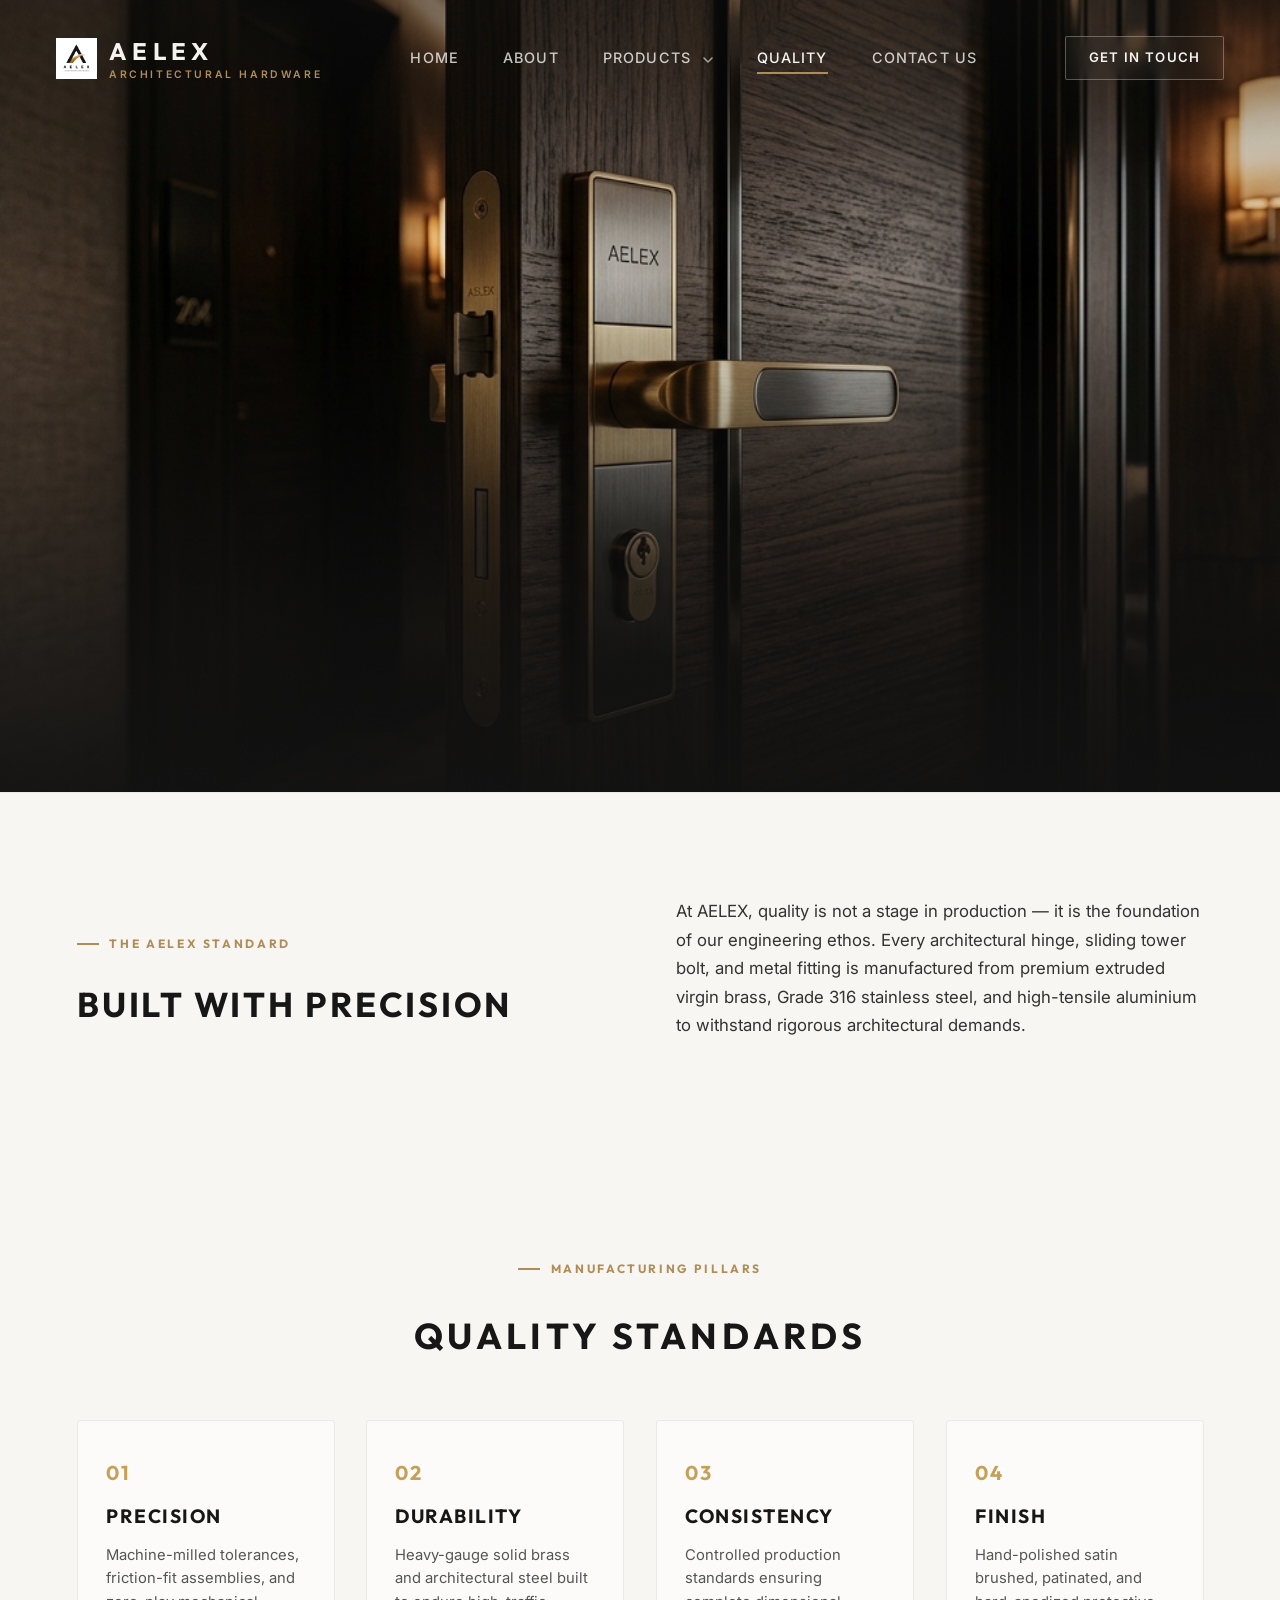
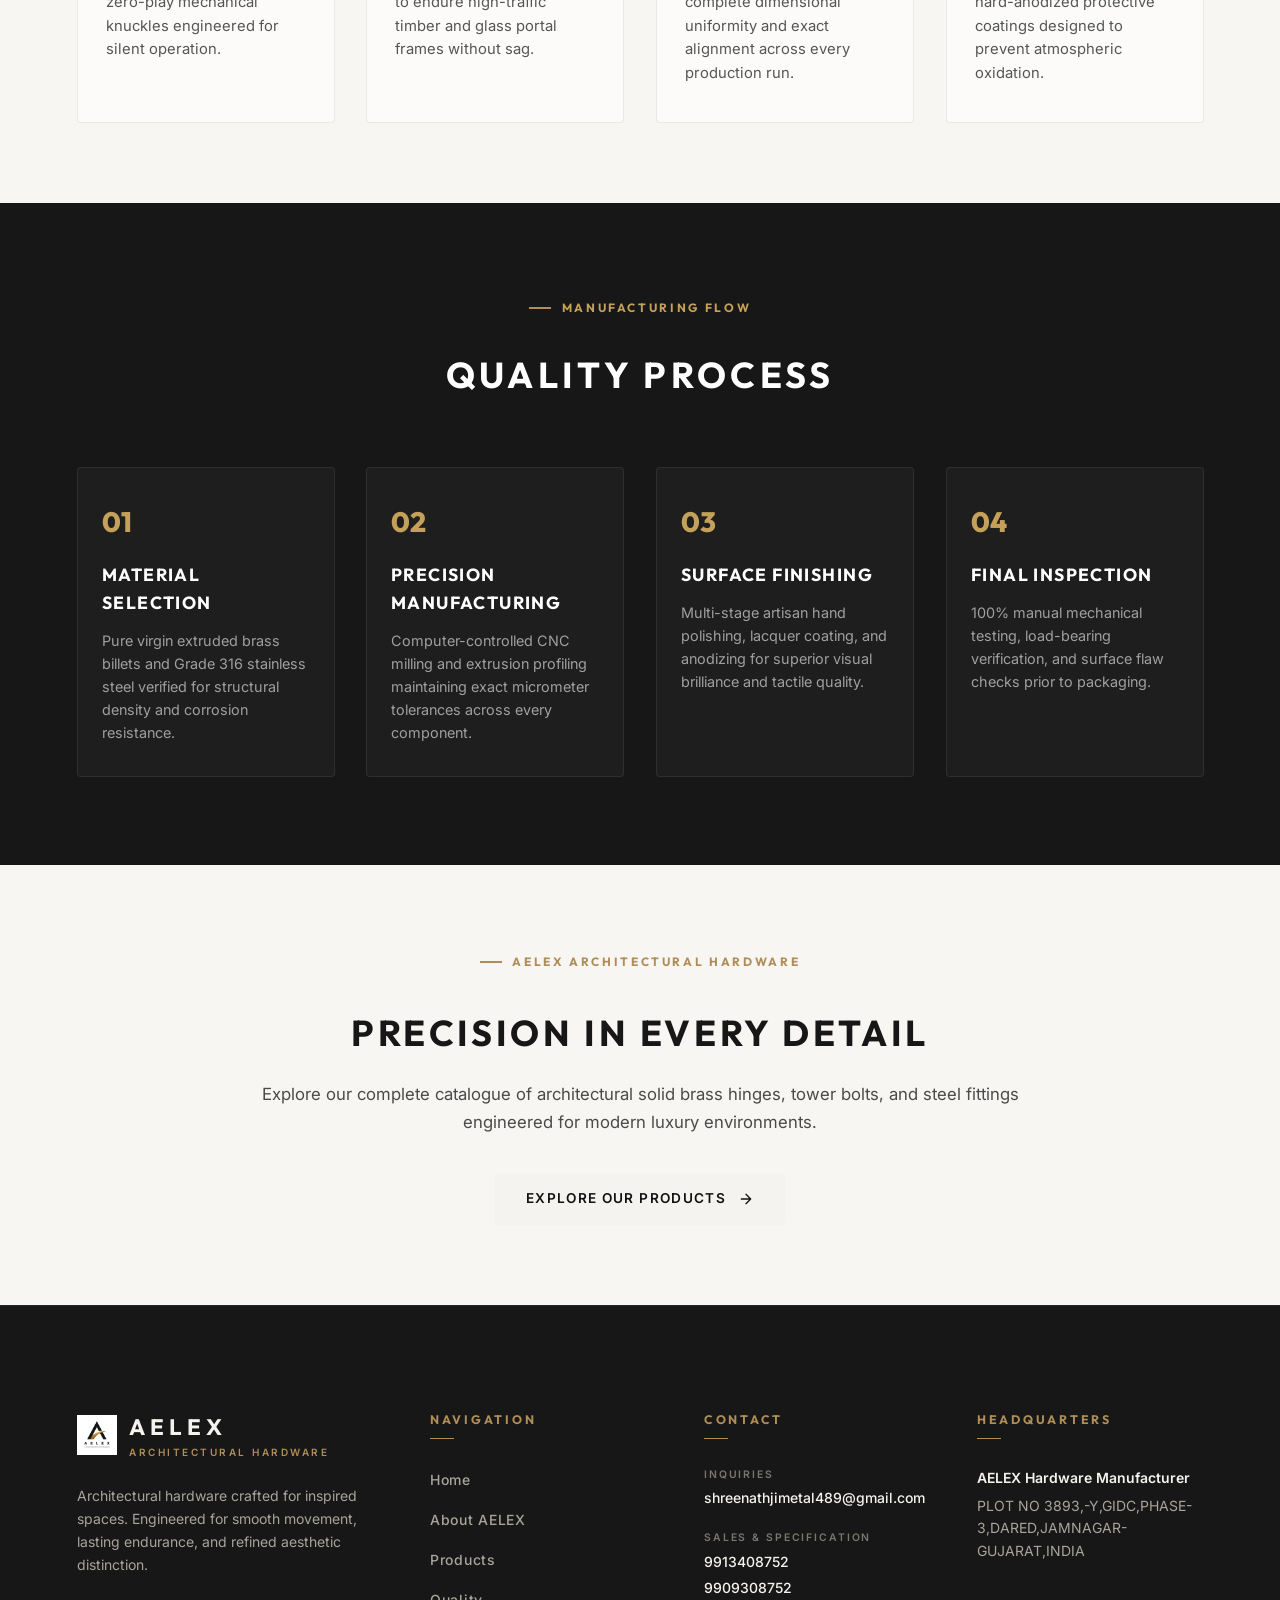
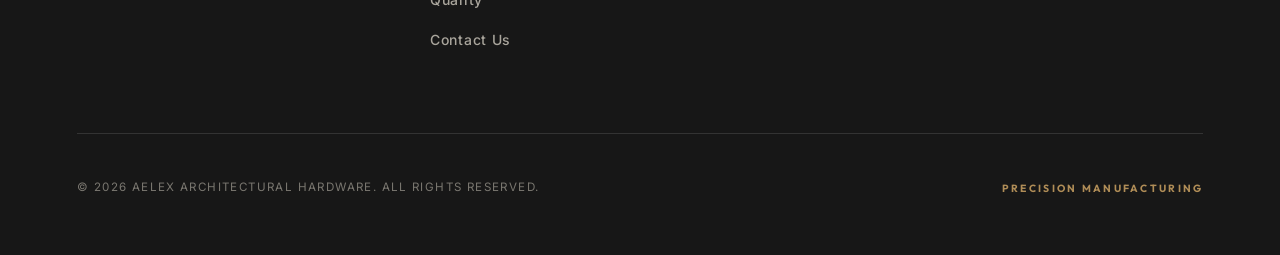
<file: quality.html>
<!DOCTYPE html>
<html lang="en">
<head>
  <meta charset="UTF-8">
  <meta name="viewport" content="width=device-width, initial-scale=1.0">
  <title>Quality Standards &amp; Precision Manufacturing | AELEX</title>
  <meta name="description" content="Discover AELEX's manufacturing standards, precision engineering tolerances, material integrity, and quality control processes across solid brass, stainless steel, and aluminium hardware.">

  <!-- Google Fonts: Outfit (Headings) & Inter (Body) -->
  <link rel="preconnect" href="https://fonts.googleapis.com">
  <link rel="preconnect" href="https://fonts.gstatic.com" crossorigin>
  <link href="https://fonts.googleapis.com/css2?family=Inter:wght@300;400;500;600;700&family=Outfit:wght@400;500;600;700;800&display=swap" rel="stylesheet">

  <!-- Core Stylesheet -->
  <link rel="stylesheet" href="css/style.css">
</head>
<body class="quality-page-body">

  <!-- ==========================================================================
       1. SITE HEADER NAVIGATION (STANDARDIZED SHARED AELEX HEADER)
       ========================================================================== -->
  <header class="site-header" id="site-header">
    <a href="index.html" class="brand-logo" aria-label="AELEX Home">
      <img src="assets/images/aelexLogo.png" alt="AELEX Logo Icon" class="brand-mark-img">
      <div>
        <span class="brand-name">AELEX</span>
        <span class="brand-tagline">Architectural Hardware</span>
      </div>
    </a>

    <!-- Desktop Navigation Menu -->
    <nav aria-label="Primary Navigation">
      <ul class="nav-menu">
        <li><a href="index.html#home" class="nav-link">Home</a></li>
        <li><a href="about.html" class="nav-link">About</a></li>
        <li class="nav-item-dropdown">
          <a href="products.html" class="nav-link" aria-haspopup="true" aria-expanded="false">
            Products
            <svg class="dropdown-chevron" viewBox="0 0 10 6" width="10" height="6" aria-hidden="true">
              <path d="M1 1L5 5L9 1" stroke="currentColor" stroke-width="1.5" stroke-linecap="round" stroke-linejoin="round" fill="none"/>
            </svg>
          </a>
          <ul class="dropdown-menu" aria-label="Product Categories">
            <li><a href="brass-hinges.html" class="dropdown-item">BRASS HINGES</a></li>
            <li><a href="brass-tower-bolt.html" class="dropdown-item">BRASS TOWER BOLT</a></li>
            <li><a href="steel-aluminium-fittings.html" class="dropdown-item">STEEL &amp; ALUMINIUM FITTINGS</a></li>
          </ul>
        </li>
        <li><a href="quality.html" class="nav-link active">Quality</a></li>
        <li><a href="contact.html" class="nav-link">Contact Us</a></li>
      </ul>
    </nav>

    <!-- Minimal Header Action Button -->
    <a href="contact.html" class="nav-cta-btn">Get In Touch</a>

    <!-- Mobile Navigation Hamburger Toggle -->
    <button class="mobile-nav-toggle" id="mobile-nav-toggle" aria-label="Toggle navigation menu" aria-expanded="false">
      <span></span>
      <span></span>
      <span></span>
    </button>
  </header>

  <!-- Mobile Navigation Drawer Overlay Menu -->
  <div class="mobile-nav-drawer" id="mobile-nav-drawer" aria-hidden="true">
    <ul class="mobile-nav-links">
      <li><a href="index.html#home">Home</a></li>
      <li><a href="about.html">About</a></li>
      <li class="mobile-nav-dropdown">
        <div class="mobile-dropdown-header">
          <a href="products.html" class="mobile-nav-link-main">Products</a>
          <button class="mobile-dropdown-toggle" aria-label="Toggle Product Submenu" aria-expanded="false">
            <span class="toggle-icon">+</span>
          </button>
        </div>
        <ul class="mobile-submenu" aria-label="Product Submenu">
          <li><a href="brass-hinges.html" class="mobile-submenu-link">BRASS HINGES</a></li>
          <li><a href="brass-tower-bolt.html" class="mobile-submenu-link">BRASS TOWER BOLT</a></li>
          <li><a href="steel-aluminium-fittings.html" class="mobile-submenu-link">STEEL &amp; ALUMINIUM FITTINGS</a></li>
        </ul>
      </li>
      <li><a href="quality.html" class="active">Quality</a></li>
      <li><a href="contact.html">Contact Us</a></li>
    </ul>
    <div class="mobile-drawer-footer">
      <p class="mobile-drawer-contact">AELEX HARDWARE MANUFACTURER</p>
    </div>
  </div>

  <!-- ==========================================================================
       2. QUALITY HERO BANNER
       ========================================================================== -->
  <section class="product-hero-clean" id="quality-hero" aria-label="AELEX Quality Standards Hero Banner">
    <div class="product-hero-bg-container">
      <img src="assets/images/slide-4-architectural-hardware.png" alt="AELEX Quality Precision Manufacturing architectural photography" class="product-hero-bg-image">
      <div class="product-hero-overlay"></div>
      <div class="product-hero-vignette"></div>
    </div>

    <!-- <div class="product-hero-content-wrapper">
      <div class="product-hero-eyebrow reveal-element delay-1">
        <span class="eyebrow-brass-bar"></span>
        <span>PRECISION MANUFACTURING</span>
      </div>
      <h1 class="product-hero-headline reveal-element delay-2">QUALITY</h1>
      <p class="product-hero-subtitle reveal-element delay-3">
        Engineered with uncompromising precision, rigorous material selection, and architectural standards designed for enduring performance.
      </p>
      <div class="product-hero-action reveal-element delay-4">
        <a href="#quality-intro" class="btn-primary">
          <span>DISCOVER OUR STANDARDS</span>
          <svg class="btn-arrow" viewBox="0 0 24 24" width="16" height="16" fill="none" stroke="currentColor" stroke-width="2">
            <path d="M5 12h14M12 5l7 7-7 7" stroke-linecap="round" stroke-linejoin="round"/>
          </svg>
        </a>
      </div>
    </div> -->
  </section>

  <!-- ==========================================================================
       3. QUALITY INTRODUCTION (EDITORIAL 2-COLUMN)
       ========================================================================== -->
  <section class="category-showcase-section" id="quality-intro" aria-label="AELEX Quality Philosophy Introduction">
    <div class="showcase-container">
      <div class="showcase-card-grid">
        <div class="showcase-content-col reveal-left">
          <div class="clean-eyebrow">
            <span class="eyebrow-brass-line"></span>
            <span>THE AELEX STANDARD</span>
          </div>
          <h2 class="showcase-category-title">BUILT WITH PRECISION</h2>
        </div>
        <div class="showcase-content-col reveal-right">
          <p class="showcase-description" style="font-size: 1.05rem; line-height: 1.7; color: #333;">
            At AELEX, quality is not a stage in production — it is the foundation of our engineering ethos. Every architectural hinge, sliding tower bolt, and metal fitting is manufactured from premium extruded virgin brass, Grade 316 stainless steel, and high-tensile aluminium to withstand rigorous architectural demands.
          </p>
        </div>
      </div>
    </div>
  </section>

  <!-- ==========================================================================
       4. QUALITY PRINCIPLES & STANDARDS GRID
       ========================================================================== -->
  <section class="product-collection-editorial" id="quality-principles" aria-label="AELEX Core Quality Principles">
    <div class="product-editorial-container">
      
      <div class="editorial-collection-header reveal-element">
        <div class="clean-eyebrow">
          <span class="eyebrow-brass-line"></span>
          <span>MANUFACTURING PILLARS</span>
        </div>
        <h2 class="editorial-collection-title">QUALITY STANDARDS</h2>
      </div>

      <div class="principles-grid">
        <!-- Principle 01 -->
        <div class="principle-card reveal-element delay-1">
          <span class="principle-number">01</span>
          <h3 class="principle-title">PRECISION</h3>
          <p class="principle-desc">Machine-milled tolerances, friction-fit assemblies, and zero-play mechanical knuckles engineered for silent operation.</p>
        </div>

        <!-- Principle 02 -->
        <div class="principle-card reveal-element delay-2">
          <span class="principle-number">02</span>
          <h3 class="principle-title">DURABILITY</h3>
          <p class="principle-desc">Heavy-gauge solid brass and architectural steel built to endure high-traffic timber and glass portal frames without sag.</p>
        </div>

        <!-- Principle 03 -->
        <div class="principle-card reveal-element delay-3">
          <span class="principle-number">03</span>
          <h3 class="principle-title">CONSISTENCY</h3>
          <p class="principle-desc">Controlled production standards ensuring complete dimensional uniformity and exact alignment across every production run.</p>
        </div>

        <!-- Principle 04 -->
        <div class="principle-card reveal-element delay-4">
          <span class="principle-number">04</span>
          <h3 class="principle-title">FINISH</h3>
          <p class="principle-desc">Hand-polished satin brushed, patinated, and hard-anodized protective coatings designed to prevent atmospheric oxidation.</p>
        </div>
      </div>

    </div>
  </section>

  <!-- ==========================================================================
       5. QUALITY MANUFACTURING PROCESS (4-STEP HORIZONTAL/VERTICAL TIMELINE)
       ========================================================================== -->
  <section class="quality-process-section" id="quality-process" aria-label="AELEX Quality Manufacturing Process">
    <div class="process-header reveal-element">
      <div class="clean-eyebrow">
        <span class="eyebrow-brass-line"></span>
        <span>MANUFACTURING FLOW</span>
      </div>
      <h2 class="process-title">QUALITY PROCESS</h2>
    </div>

    <div class="process-grid">
      <!-- Step 01 -->
      <div class="process-step reveal-element delay-1">
        <span class="process-step-num">01</span>
        <h3 class="process-step-title">MATERIAL SELECTION</h3>
        <p class="process-step-desc">Pure virgin extruded brass billets and Grade 316 stainless steel verified for structural density and corrosion resistance.</p>
      </div>

      <!-- Step 02 -->
      <div class="process-step reveal-element delay-2">
        <span class="process-step-num">02</span>
        <h3 class="process-step-title">PRECISION MANUFACTURING</h3>
        <p class="process-step-desc">Computer-controlled CNC milling and extrusion profiling maintaining exact micrometer tolerances across every component.</p>
      </div>

      <!-- Step 03 -->
      <div class="process-step reveal-element delay-3">
        <span class="process-step-num">03</span>
        <h3 class="process-step-title">SURFACE FINISHING</h3>
        <p class="process-step-desc">Multi-stage artisan hand polishing, lacquer coating, and anodizing for superior visual brilliance and tactile quality.</p>
      </div>

      <!-- Step 04 -->
      <div class="process-step reveal-element delay-4">
        <span class="process-step-num">04</span>
        <h3 class="process-step-title">FINAL INSPECTION</h3>
        <p class="process-step-desc">100% manual mechanical testing, load-bearing verification, and surface flaw checks prior to packaging.</p>
      </div>
    </div>
  </section>

  <!-- ==========================================================================
       6. QUALITY HIGHLIGHT / CTA SECTION
       ========================================================================== -->
  <section class="quality-cta-section" id="quality-cta" aria-label="AELEX Quality Call to Action">
    <div class="quality-cta-container reveal-element">
      <div class="clean-eyebrow" style="justify-content: center;">
        <span class="eyebrow-brass-line"></span>
        <span>AELEX ARCHITECTURAL HARDWARE</span>
      </div>
      <h2 class="quality-cta-title">PRECISION IN EVERY DETAIL</h2>
      <p class="quality-cta-desc">
        Explore our complete catalogue of architectural solid brass hinges, tower bolts, and steel fittings engineered for modern luxury environments.
      </p>
      <a href="products.html" class="btn-primary">
        <span>EXPLORE OUR PRODUCTS</span>
        <svg class="btn-arrow" viewBox="0 0 24 24" width="16" height="16" fill="none" stroke="currentColor" stroke-width="2">
          <path d="M5 12h14M12 5l7 7-7 7" stroke-linecap="round" stroke-linejoin="round"/>
        </svg>
      </a>
    </div>
  </section>

  <!-- ==========================================================================
       7. AELEX FOOTER — ARCHITECTURAL BRAND CLOSING
       ========================================================================== -->
  <footer class="site-footer" id="contact" aria-label="AELEX Corporate Footer">
    <div class="footer-container">
      
      <!-- Top 4-Column Grid -->
      <div class="footer-grid">

        <!-- Column 1: Brand & Philosophy -->
        <div class="footer-col footer-col-brand reveal-element delay-1">
          <a href="index.html" class="footer-logo" aria-label="AELEX Home">
            <img src="assets/images/aelexLogo.png" alt="AELEX Logo Icon" class="footer-mark-img">
            <div>
              <span class="footer-brand-name">AELEX</span>
              <span class="footer-brand-tag">Architectural Hardware</span>
            </div>
          </a>
          <p class="footer-brand-desc">
            Architectural hardware crafted for inspired spaces. Engineered for smooth movement, lasting endurance, and refined aesthetic distinction.
          </p>
        </div>

        <!-- Column 2: Navigation Links -->
        <div class="footer-col footer-col-nav reveal-element delay-2">
          <h3 class="footer-col-title">NAVIGATION</h3>
          <ul class="footer-links">
            <li><a href="index.html#home">Home</a></li>
            <li><a href="about.html">About AELEX</a></li>
            <li><a href="products.html">Products</a></li>
            <li><a href="quality.html">Quality</a></li>
            <li><a href="#contact">Contact Us</a></li>
          </ul>
        </div>

        <!-- Column 3: Business Contact -->
        <div class="footer-col footer-col-contact reveal-element delay-3">
          <h3 class="footer-col-title">CONTACT</h3>
          <div class="footer-contact-details">
            <div class="contact-item">
              <span class="contact-label">INQUIRIES</span>
              <a href="mailto:shreenathjimetal489@gmail.com" class="contact-value">shreenathjimetal489@gmail.com</a>
            </div>
            <div class="contact-item">
              <span class="contact-label">SALES &amp; SPECIFICATION</span>
              <a href="tel:9913408752" class="contact-value">9913408752</a>
              <a href="tel:9909308752" class="contact-value">9909308752</a>
            </div>
          </div>
        </div>

        <!-- Column 4: Location / HQ -->
        <div class="footer-col footer-col-location reveal-element delay-4">
          <h3 class="footer-col-title">HEADQUARTERS</h3>
          <address class="footer-address">
            <p class="address-name">AELEX Hardware Manufacturer</p>
            <p class="address-line">PLOT NO 3893,-Y,GIDC,PHASE-3,DARED,JAMNAGAR-GUJARAT,INDIA</p>
          </address>
        </div>

      </div><!-- /.footer-grid -->

      <!-- Horizontal Divider -->
      <div class="footer-divider reveal-element delay-3"></div>

      <!-- Bottom Row: Copyright & Legal -->
      <div class="footer-bottom reveal-element delay-4">
        <p class="copyright-text">&copy; 2026 AELEX ARCHITECTURAL HARDWARE. ALL RIGHTS RESERVED.</p>
        <div class="footer-legal-links">
          <span class="legal-tag">PRECISION MANUFACTURING</span>
        </div>
      </div>

    </div><!-- /.footer-container -->
  </footer><!-- /.site-footer -->

  <!-- Core Controller Script -->
  <script src="js/hero-slider.js"></script>
</body>
</html>
</file>
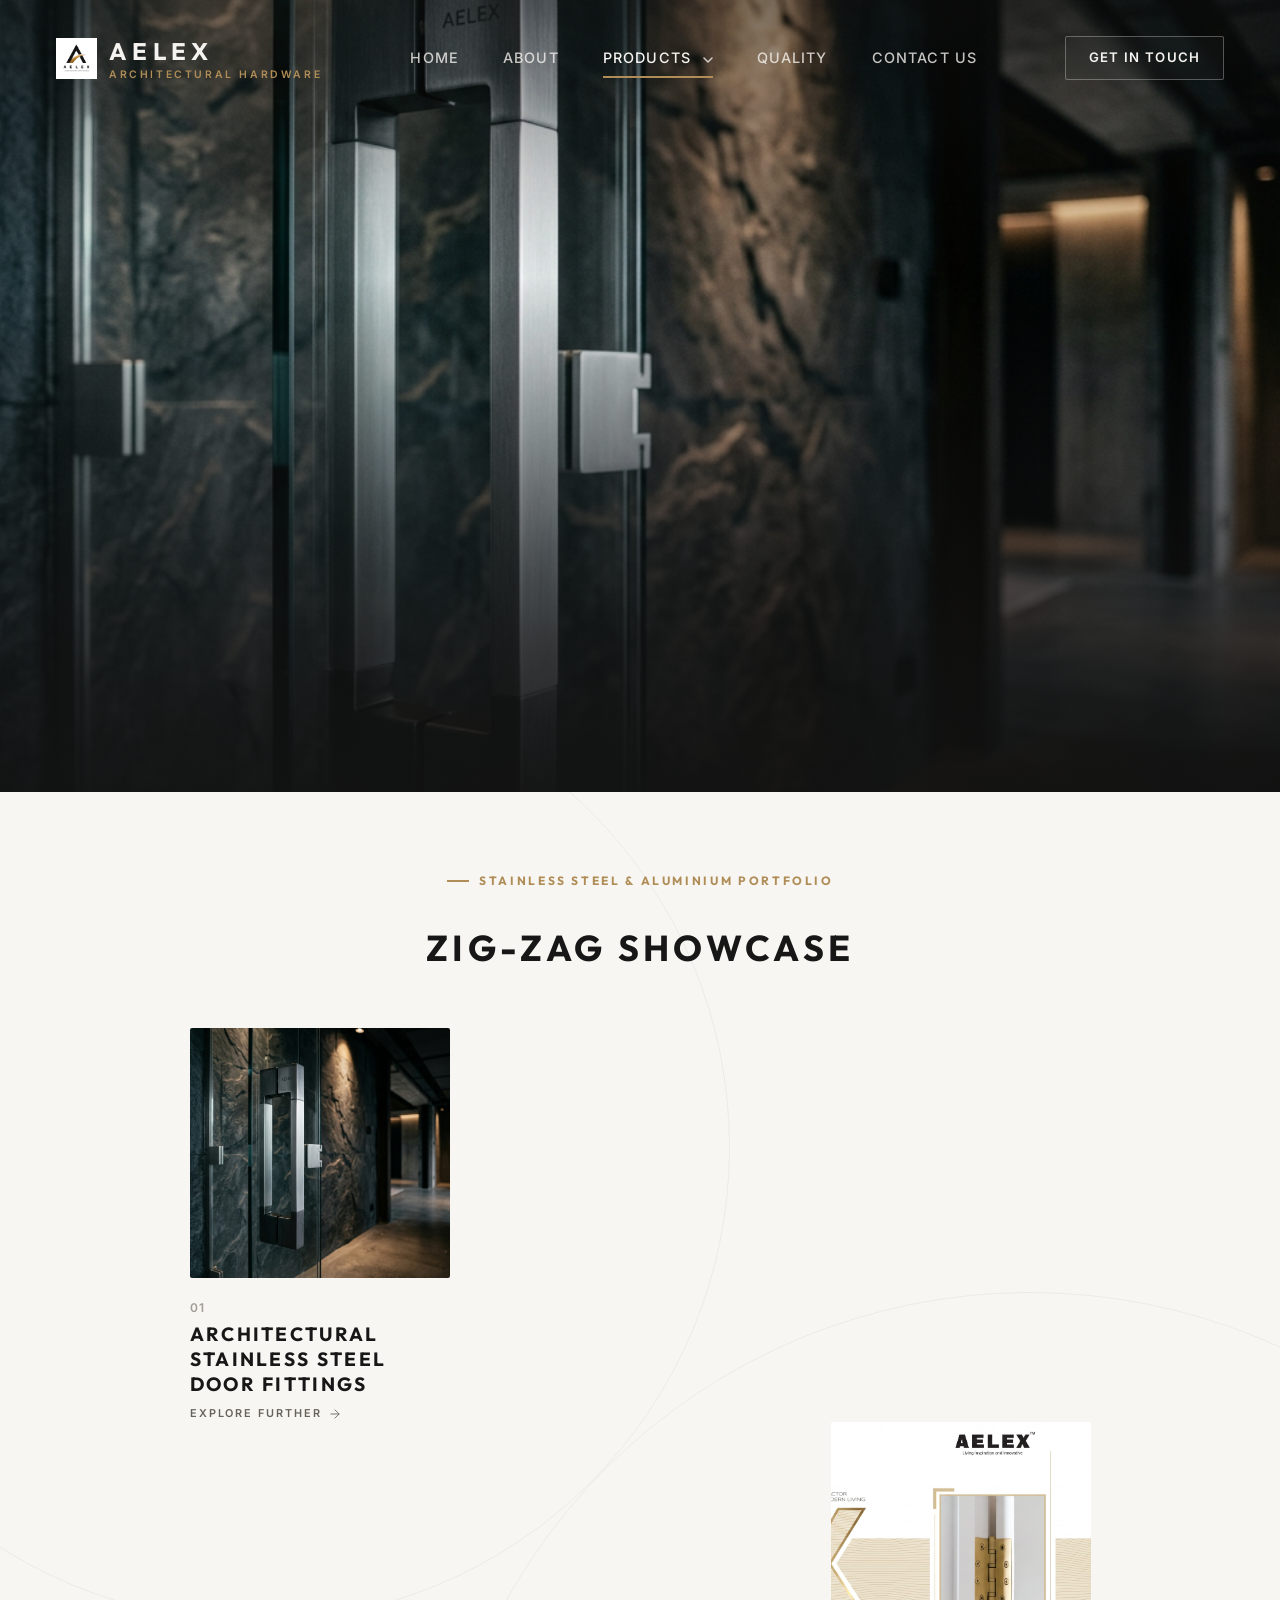
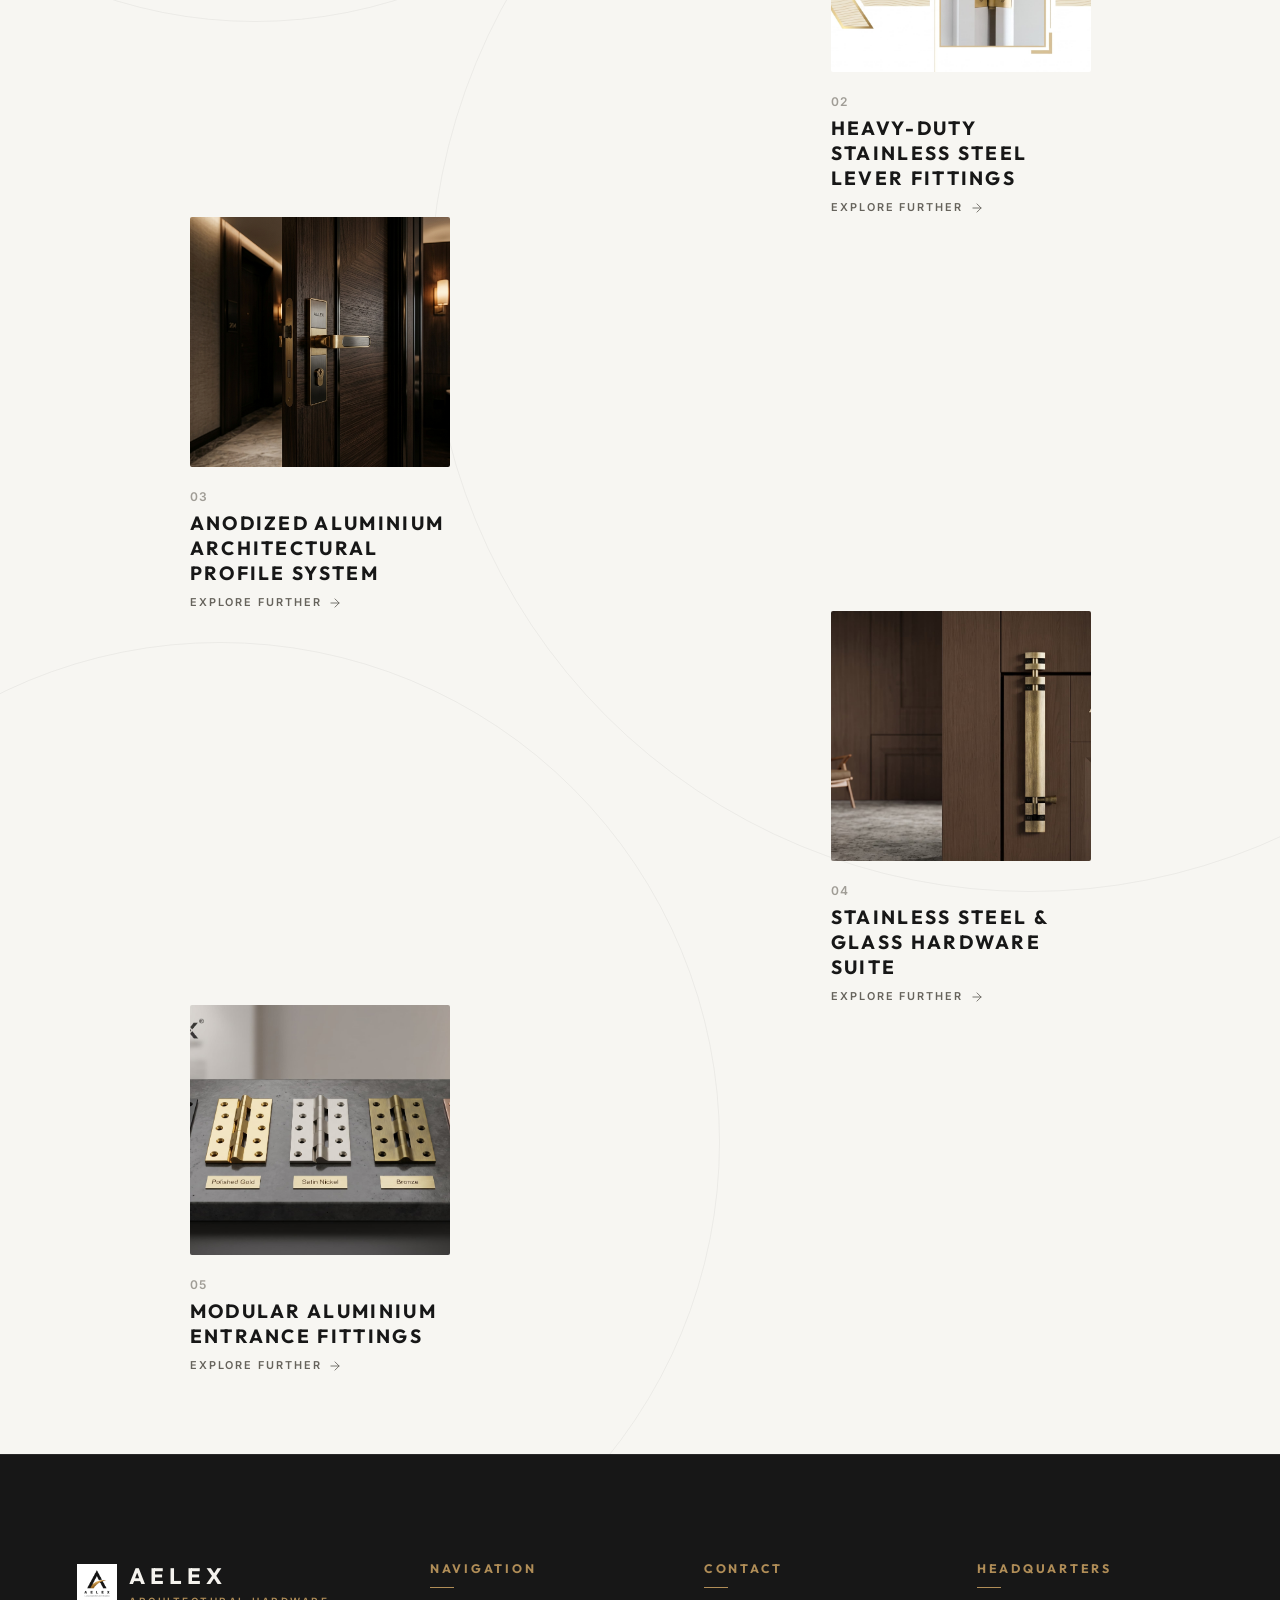
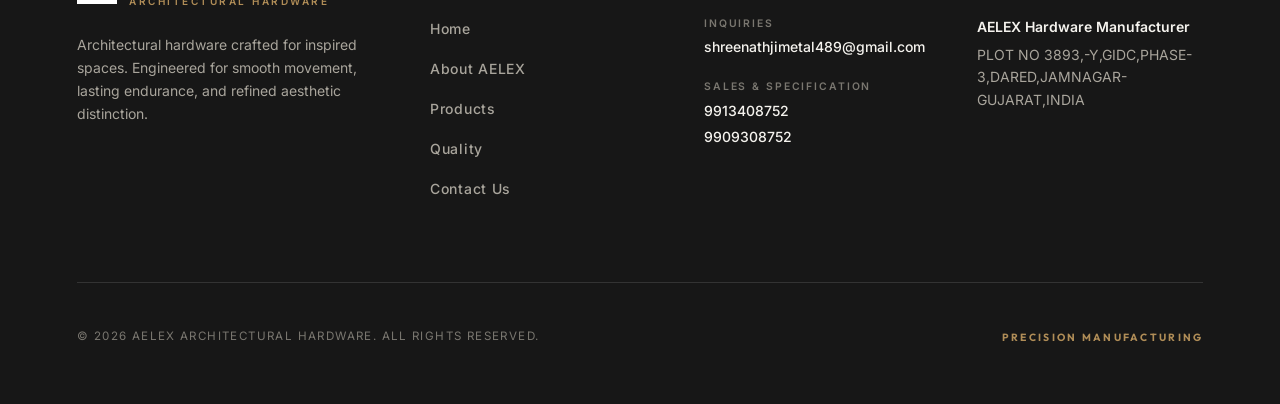
<file: steel-aluminium-fittings.html>
<!DOCTYPE html>
<html lang="en">
<head>
  <meta charset="UTF-8">
  <meta name="viewport" content="width=device-width, initial-scale=1.0">
  <title>Steel &amp; Aluminium Fittings | AELEX Premium Architectural Hardware</title>
  <meta name="description" content="Explore AELEX's stainless steel and extruded aluminium architectural fittings portfolio, engineered for high structural resilience, modern minimalism, and enduring performance.">

  <!-- Google Fonts: Outfit (Headings) & Inter (Body) -->
  <link rel="preconnect" href="https://fonts.googleapis.com">
  <link rel="preconnect" href="https://fonts.gstatic.com" crossorigin>
  <link href="https://fonts.googleapis.com/css2?family=Inter:wght@300;400;500;600;700&family=Outfit:wght@400;500;600;700;800&display=swap" rel="stylesheet">

  <!-- Core Stylesheet -->
  <link rel="stylesheet" href="css/style.css">
</head>
<body class="product-subpage-body">

  <!-- ==========================================================================
       1. SITE HEADER NAVIGATION (REUSED WITH ACTIVE STEEL & ALUMINIUM SUB-LINK)
       ========================================================================== -->
  <header class="site-header" id="site-header">
    <a href="index.html" class="brand-logo" aria-label="AELEX Home">
      <img src="assets/images/aelexLogo.png" alt="AELEX Logo Icon" class="brand-mark-img">
      <div>
        <span class="brand-name">AELEX</span>
        <span class="brand-tagline">Architectural Hardware</span>
      </div>
    </a>

    <!-- Desktop Navigation Menu -->
    <nav aria-label="Primary Navigation">
      <ul class="nav-menu">
        <li><a href="index.html#home" class="nav-link">Home</a></li>
        <li><a href="about.html" class="nav-link">About</a></li>
        <li class="nav-item-dropdown">
          <a href="products.html" class="nav-link active" aria-haspopup="true" aria-expanded="false">
            Products
            <svg class="dropdown-chevron" viewBox="0 0 10 6" width="10" height="6" aria-hidden="true">
              <path d="M1 1L5 5L9 1" stroke="currentColor" stroke-width="1.5" stroke-linecap="round" stroke-linejoin="round" fill="none"/>
            </svg>
          </a>
          <ul class="dropdown-menu" aria-label="Product Categories">
            <li><a href="brass-hinges.html" class="dropdown-item">BRASS HINGES</a></li>
            <li><a href="brass-tower-bolt.html" class="dropdown-item">BRASS TOWER BOLT</a></li>
            <li><a href="steel-aluminium-fittings.html" class="dropdown-item active">STEEL &amp; ALUMINIUM FITTINGS</a></li>
          </ul>
        </li>
        <li><a href="quality.html" class="nav-link">Quality</a></li>
        <li><a href="contact.html" class="nav-link">Contact Us</a></li>
      </ul>
    </nav>

    <!-- Minimal Header Action Button -->
    <a href="contact.html" class="nav-cta-btn">Get In Touch</a>

    <!-- Mobile Navigation Hamburger Toggle -->
    <button class="mobile-nav-toggle" id="mobile-nav-toggle" aria-label="Toggle navigation menu" aria-expanded="false">
      <span></span>
      <span></span>
      <span></span>
    </button>
  </header>

  <!-- Mobile Navigation Drawer Overlay Menu -->
  <div class="mobile-nav-drawer" id="mobile-nav-drawer" aria-hidden="true">
    <ul class="mobile-nav-links">
      <li><a href="index.html#home">Home</a></li>
      <li><a href="about.html">About</a></li>
      <li class="mobile-nav-dropdown open">
        <div class="mobile-dropdown-header">
          <a href="products.html" class="mobile-nav-link-main active">Products</a>
          <button class="mobile-dropdown-toggle" aria-label="Toggle Product Submenu" aria-expanded="true">
            <span class="toggle-icon">−</span>
          </button>
        </div>
        <ul class="mobile-submenu" aria-label="Product Submenu">
          <li><a href="brass-hinges.html" class="mobile-submenu-link">BRASS HINGES</a></li>
          <li><a href="brass-tower-bolt.html" class="mobile-submenu-link">BRASS TOWER BOLT</a></li>
          <li><a href="steel-aluminium-fittings.html" class="mobile-submenu-link active">STEEL &amp; ALUMINIUM FITTINGS</a></li>
        </ul>
      </li>
      <li><a href="quality.html">Quality</a></li>
      <li><a href="contact.html">Contact Us</a></li>
    </ul>
    <div class="mobile-drawer-footer">
      <p class="mobile-drawer-contact">AELEX HARDWARE MANUFACTURER</p>
    </div>
  </div>

  <!-- ==========================================================================
       2. STEEL & ALUMINIUM FITTINGS HERO BANNER
       ========================================================================== -->
  <section class="product-hero-clean" id="steel-fittings-hero" aria-label="AELEX Steel &amp; Aluminium Fittings Hero Banner">
    <div class="product-hero-bg-container">
      <img src="assets/images/slide-3-steel-fittings.png" alt="AELEX Stainless Steel and Aluminium Architectural Fittings photography" class="product-hero-bg-image">
      <div class="product-hero-overlay"></div>
      <div class="product-hero-vignette"></div>
    </div>

    <!-- <div class="product-hero-content-wrapper">
      <div class="product-hero-eyebrow reveal-element delay-1">
        <span class="eyebrow-brass-bar"></span>
        <span>PRECISION ARCHITECTURAL FITTINGS</span>
      </div>
      <h1 class="product-hero-headline reveal-element delay-2">STEEL &amp; ALUMINIUM FITTINGS</h1>
      <p class="product-hero-subtitle reveal-element delay-3">
        High-grade stainless steel and extruded aluminium hardware engineered for structural resilience, modern aesthetic minimalism, and corrosion-resistant performance.
      </p>
      <div class="product-hero-action reveal-element delay-4">
        <a href="#steel-fittings-zigzag" class="btn-primary">
          <span>EXPLORE CATALOGUE</span>
          <svg class="btn-arrow" viewBox="0 0 24 24" width="16" height="16" fill="none" stroke="currentColor" stroke-width="2">
            <path d="M5 12h14M12 5l7 7-7 7" stroke-linecap="round" stroke-linejoin="round"/>
          </svg>
        </a>
      </div>
    </div> -->
  </section>

  <!-- ==========================================================================
       3. STEEL & ALUMINIUM FITTINGS ZIG-ZAG EDITORIAL SHOWCASE
       ========================================================================== -->
  <div class="product-page-main-content" id="steel-fittings-zigzag">
    <section class="product-collection-editorial" aria-label="AELEX Steel &amp; Aluminium Fittings Zig-Zag Editorial Showcase">

      <!-- Decorative Curved Arcs (Pointer-Events None, Background Visual Layer) -->
      <div class="decorative-curves-container" aria-hidden="true">
        <div class="curve-arc curve-arc-1"></div>
        <div class="curve-arc curve-arc-2"></div>
        <div class="curve-arc curve-arc-3"></div>
        <div class="curve-arc curve-arc-4"></div>
      </div>

      <div class="product-editorial-container">

        <!-- Section Eyebrow Header -->
        <div class="editorial-collection-header reveal-element">
          <div class="clean-eyebrow">
            <span class="eyebrow-brass-line"></span>
            <span>STAINLESS STEEL &amp; ALUMINIUM PORTFOLIO</span>
          </div>
          <h2 class="editorial-collection-title">ZIG-ZAG SHOWCASE</h2>
        </div>

        <!-- Asymmetrical Zig-Zag Product Flow -->
        <div class="asymmetrical-product-grid">

          <!-- Product 01 (Left Align) -->
          <div class="asym-product-card pos-left reveal-element reveal-left delay-1">
            <div class="asym-card-inner">
              <div class="asym-image-box">
                <img src="assets/images/slide-3-steel-fittings.png" alt="AELEX Architectural Stainless Steel Door Fittings" class="asym-product-img fit-cover">
              </div>
              <div class="asym-card-meta">
                <span class="asym-number">01</span>
                <h3 class="asym-product-name">ARCHITECTURAL STAINLESS STEEL DOOR FITTINGS</h3>
                <span class="asym-explore-btn">
                  <span>EXPLORE FURTHER</span>
                  <svg class="asym-arrow-icon" viewBox="0 0 24 24" fill="none" stroke="currentColor" stroke-width="1.5">
                    <path d="M5 12h14M12 5l7 7-7 7" stroke-linecap="round" stroke-linejoin="round"/>
                  </svg>
                </span>
              </div>
            </div>
          </div>

          <!-- Product 02 (Right Align) -->
          <div class="asym-product-card pos-right reveal-element reveal-right delay-2">
            <div class="asym-card-inner">
              <div class="asym-image-box">
                <img src="assets/images/photo1.jpg" alt="AELEX Heavy-Duty Stainless Steel Lever Fittings" class="asym-product-img fit-cover">
              </div>
              <div class="asym-card-meta">
                <span class="asym-number">02</span>
                <h3 class="asym-product-name">HEAVY-DUTY STAINLESS STEEL LEVER FITTINGS</h3>
                <span class="asym-explore-btn">
                  <span>EXPLORE FURTHER</span>
                  <svg class="asym-arrow-icon" viewBox="0 0 24 24" fill="none" stroke="currentColor" stroke-width="1.5">
                    <path d="M5 12h14M12 5l7 7-7 7" stroke-linecap="round" stroke-linejoin="round"/>
                  </svg>
                </span>
              </div>
            </div>
          </div>

          <!-- Product 03 (Left Align) -->
          <div class="asym-product-card pos-left reveal-element reveal-left delay-1">
            <div class="asym-card-inner">
              <div class="asym-image-box">
                <img src="assets/images/slide-4-architectural-hardware.png" alt="AELEX Anodized Aluminium Architectural Profile System" class="asym-product-img fit-cover">
              </div>
              <div class="asym-card-meta">
                <span class="asym-number">03</span>
                <h3 class="asym-product-name">ANODIZED ALUMINIUM ARCHITECTURAL PROFILE SYSTEM</h3>
                <span class="asym-explore-btn">
                  <span>EXPLORE FURTHER</span>
                  <svg class="asym-arrow-icon" viewBox="0 0 24 24" fill="none" stroke="currentColor" stroke-width="1.5">
                    <path d="M5 12h14M12 5l7 7-7 7" stroke-linecap="round" stroke-linejoin="round"/>
                  </svg>
                </span>
              </div>
            </div>
          </div>

          <!-- Product 04 (Right Align) -->
          <div class="asym-product-card pos-right reveal-element reveal-right delay-2">
            <div class="asym-card-inner">
              <div class="asym-image-box">
                <img src="assets/images/photo5.jpg" alt="AELEX Stainless Steel &amp; Glass Hardware Suite" class="asym-product-img fit-cover">
              </div>
              <div class="asym-card-meta">
                <span class="asym-number">04</span>
                <h3 class="asym-product-name">STAINLESS STEEL &amp; GLASS HARDWARE SUITE</h3>
                <span class="asym-explore-btn">
                  <span>EXPLORE FURTHER</span>
                  <svg class="asym-arrow-icon" viewBox="0 0 24 24" fill="none" stroke="currentColor" stroke-width="1.5">
                    <path d="M5 12h14M12 5l7 7-7 7" stroke-linecap="round" stroke-linejoin="round"/>
                  </svg>
                </span>
              </div>
            </div>
          </div>

          <!-- Product 05 (Left Align) -->
          <div class="asym-product-card pos-left reveal-element reveal-left delay-1">
            <div class="asym-card-inner">
              <div class="asym-image-box">
                <img src="assets/images/photo4.jpg" alt="AELEX Modular Aluminium Entrance Fittings" class="asym-product-img fit-cover">
              </div>
              <div class="asym-card-meta">
                <span class="asym-number">05</span>
                <h3 class="asym-product-name">MODULAR ALUMINIUM ENTRANCE FITTINGS</h3>
                <span class="asym-explore-btn">
                  <span>EXPLORE FURTHER</span>
                  <svg class="asym-arrow-icon" viewBox="0 0 24 24" fill="none" stroke="currentColor" stroke-width="1.5">
                    <path d="M5 12h14M12 5l7 7-7 7" stroke-linecap="round" stroke-linejoin="round"/>
                  </svg>
                </span>
              </div>
            </div>
          </div>

        </div><!-- /.asymmetrical-product-grid -->
      </div><!-- /.product-editorial-container -->
    </section>
  </div>

  <!-- ==========================================================================
       4. AELEX FOOTER — ARCHITECTURAL BRAND CLOSING
       ========================================================================== -->
  <footer class="site-footer" id="contact" aria-label="AELEX Corporate Footer">
    <div class="footer-container">
      
      <!-- Top 4-Column Grid -->
      <div class="footer-grid">

        <!-- Column 1: Brand & Philosophy -->
        <div class="footer-col footer-col-brand reveal-element delay-1">
          <a href="index.html" class="footer-logo" aria-label="AELEX Home">
            <img src="assets/images/aelexLogo.png" alt="AELEX Logo Icon" class="footer-mark-img">
            <div>
              <span class="footer-brand-name">AELEX</span>
              <span class="footer-brand-tag">Architectural Hardware</span>
            </div>
          </a>
          <p class="footer-brand-desc">
            Architectural hardware crafted for inspired spaces. Engineered for smooth movement, lasting endurance, and refined aesthetic distinction.
          </p>
        </div>

        <!-- Column 2: Navigation Links -->
        <div class="footer-col footer-col-nav reveal-element delay-2">
          <h3 class="footer-col-title">NAVIGATION</h3>
          <ul class="footer-links">
            <li><a href="index.html#home">Home</a></li>
            <li><a href="about.html">About AELEX</a></li>
            <li><a href="products.html">Products</a></li>
            <li><a href="quality.html">Quality</a></li>
            <li><a href="#contact">Contact Us</a></li>
          </ul>
        </div>

        <!-- Column 3: Business Contact -->
        <div class="footer-col footer-col-contact reveal-element delay-3">
          <h3 class="footer-col-title">CONTACT</h3>
          <div class="footer-contact-details">
            <div class="contact-item">
              <span class="contact-label">INQUIRIES</span>
              <a href="mailto:shreenathjimetal489@gmail.com" class="contact-value">shreenathjimetal489@gmail.com</a>
            </div>
            <div class="contact-item">
              <span class="contact-label">SALES &amp; SPECIFICATION</span>
              <a href="tel:9913408752" class="contact-value">9913408752</a>
              <a href="tel:9909308752" class="contact-value">9909308752</a>
            </div>
          </div>
        </div>

        <!-- Column 4: Location / HQ -->
        <div class="footer-col footer-col-location reveal-element delay-4">
          <h3 class="footer-col-title">HEADQUARTERS</h3>
          <address class="footer-address">
            <p class="address-name">AELEX Hardware Manufacturer</p>
            <p class="address-line">PLOT NO 3893,-Y,GIDC,PHASE-3,DARED,JAMNAGAR-GUJARAT,INDIA</p>
          </address>
        </div>

      </div><!-- /.footer-grid -->

      <!-- Horizontal Divider -->
      <div class="footer-divider reveal-element delay-3"></div>

      <!-- Bottom Row: Copyright & Legal -->
      <div class="footer-bottom reveal-element delay-4">
        <p class="copyright-text">&copy; 2026 AELEX ARCHITECTURAL HARDWARE. ALL RIGHTS RESERVED.</p>
        <div class="footer-legal-links">
          <span class="legal-tag">PRECISION MANUFACTURING</span>
        </div>
      </div>

    </div><!-- /.footer-container -->
  </footer><!-- /.site-footer -->

  <!-- Core Controller Script -->
  <script src="js/hero-slider.js"></script>
</body>
</html>
</file>
<file: css/style.css>
/* ==========================================================================
   AELEX — Architectural & Industrial Hardware
   Hero Section Design System & Styling
   ========================================================================== */

/* --------------------------------------------------------------------------
   1. Design Tokens & Variables
   -------------------------------------------------------------------------- */
:root {
  /* Color Palette */
  --color-graphite-dark: #121212;
  --color-charcoal: #1E1E1E;
  --color-charcoal-light: #2A2A2A;
  --color-warm-offwhite: #F5F3EF;
  --color-warm-grey: #E2DFD7;
  --color-muted-grey: #9E9C98;
  
  /* Metallic Accents */
  --color-brass-primary: #B08D57;
  --color-brass-light: #CBB07E;
  --color-brass-glow: rgba(176, 141, 87, 0.25);

  /* Editorial Section Color Palette */
  --bg-editorial: #F7F6F2;
  --color-text-dark: #171717;
  --color-text-muted-dark: #5A5751;
  --color-line-geo: #D6D2CA;
  --color-line-geo-light: #E8E5DF;

  /* Overlay Gradients */
  --overlay-dark: linear-gradient(
    90deg, 
    rgba(18, 18, 18, 0.88) 0%, 
    rgba(18, 18, 18, 0.55) 45%, 
    rgba(18, 18, 18, 0.35) 70%, 
    rgba(18, 18, 18, 0.65) 100%
  );
  --overlay-bottom-vignette: linear-gradient(
    180deg, 
    rgba(18, 18, 18, 0.5) 0%, 
    transparent 35%, 
    rgba(18, 18, 18, 0.75) 80%, 
    rgba(18, 18, 18, 0.95) 100%
  );

  /* Typography */
  --font-heading: 'Outfit', -apple-system, BlinkMacSystemFont, sans-serif;
  --font-body: 'Inter', -apple-system, BlinkMacSystemFont, sans-serif;

  /* Transitions */
  --ease-out-smooth: cubic-bezier(0.16, 1, 0.3, 1);
  --transition-fast: 0.25s var(--ease-out-smooth);
  --transition-medium: 0.5s var(--ease-out-smooth);
  --transition-slow: 1.2s var(--ease-out-smooth);
}

/* --------------------------------------------------------------------------
   2. Base Reset & Layout Constraints
   -------------------------------------------------------------------------- */
*, *::before, *::after {
  box-sizing: border-box;
  margin: 0;
  padding: 0;
}

html {
  font-size: 16px;
  scroll-behavior: smooth;
  -webkit-font-smoothing: antialiased;
  -moz-osx-font-smoothing: grayscale;
}

body {
  font-family: var(--font-body);
  background-color: var(--color-graphite-dark);
  color: var(--color-warm-offwhite);
  line-height: 1.6;
  overflow-x: hidden;
  width: 100%;
  min-height: 100vh;
}

/* Ensure no horizontal scroll anywhere */
.hero-wrapper {
  position: relative;
  width: 100%;
  height: 100vh;
  height: 100svh;
  overflow: hidden;
}

/* --------------------------------------------------------------------------
   3. Header Navigation (Minimal Transparent Overlay)
   -------------------------------------------------------------------------- */
.site-header {
  position: absolute;
  top: 0;
  left: 0;
  width: 100%;
  z-index: 100;
  padding: 2.25rem 4rem;
  display: flex;
  justify-content: space-between;
  align-items: center;
  transition: padding 0.3s ease, background 0.3s ease;
}

/* Brand Identity */
.brand-logo {
  display: flex;
  align-items: center;
  gap: 0.75rem;
  text-decoration: none;
  color: var(--color-warm-offwhite);
  z-index: 102;
}

.brand-mark-img {
  width: 41px;
  height: 41px;
  object-fit: contain;
  display: block;
  background:white ;
  flex-shrink: 0;
  transition: transform 0.3s ease;
}

.brand-logo:hover .brand-mark-img {
  transform: scale(1.05);
}

.brand-mark {
  width: 32px;
  height: 32px;
  position: relative;
  display: flex;
  align-items: center;
  justify-content: center;
}

.brand-mark-svg {
  width: 100%;
  height: 100%;
  fill: none;
  stroke: var(--color-brass-primary);
  stroke-width: 2;
  transition: transform 0.4s var(--ease-out-smooth);
}

.brand-logo:hover .brand-mark-svg {
  transform: rotate(45deg);
}

.brand-name {
  font-family: var(--font-heading);
  font-size: 1.5rem;
  font-weight: 700;
  letter-spacing: 0.22em;
  text-transform: uppercase;
  color: var(--color-warm-offwhite);
}

.brand-tagline {
  font-size: 0.65rem;
  letter-spacing: 0.25em;
  text-transform: uppercase;
  color: var(--color-brass-primary);
  display: block;
  margin-top: -3px;
  font-weight: 600;
}

.footer-mark-img {
  width: 40px;
  height: 40px;
  object-fit: contain;
  display: block;
  background: white;
  flex-shrink: 0;
  transition: transform 0.3s ease;
}

.footer-logo:hover .footer-mark-img {
  transform: scale(1.05);
}


/* Navigation Links */
.nav-menu {
  display: flex;
  align-items: center;
  gap: 2.75rem;
  list-style: none;
}

.nav-link {
  color: rgba(245, 243, 239, 0.8);
  text-decoration: none;
  font-size: 0.9rem;
  font-weight: 500;
  letter-spacing: 0.08em;
  text-transform: uppercase;
  position: relative;
  padding: 0.5rem 0;
  transition: color 0.3s ease;
}

.nav-link::after {
  content: '';
  position: absolute;
  bottom: 0;
  left: 0;
  width: 0%;
  height: 2px;
  background-color: var(--color-brass-primary);
  transition: width 0.3s var(--ease-out-smooth);
}

.nav-link:hover,
.nav-link.active {
  color: var(--color-warm-offwhite);
}

.nav-link:hover::after,
.nav-link.active::after {
  width: 100%;
}

/* --------------------------------------------------------------------------
   Product Dropdown Menu (Desktop & Mobile)
   -------------------------------------------------------------------------- */
.nav-item-dropdown {
  position: relative;
  display: flex;
  align-items: center;
}

.dropdown-chevron {
  margin-left: 0.4rem;
  transition: transform 0.3s var(--ease-out-smooth);
  vertical-align: middle;
  display: inline-block;
  opacity: 0.8;
}

.nav-item-dropdown:hover .dropdown-chevron,
.nav-item-dropdown:focus-within .dropdown-chevron,
.nav-item-dropdown.is-open .dropdown-chevron {
  transform: rotate(180deg);
  opacity: 1;
  color: var(--color-brass-primary);
}

.dropdown-menu {
  position: absolute;
  top: 100%;
  left: 50%;
  transform: translateX(-50%) translateY(-5px);
  min-width: 250px;
  background-color: rgba(22, 22, 22, 0.96);
  backdrop-filter: blur(16px);
  -webkit-backdrop-filter: blur(16px);
  border: 1px solid rgba(176, 141, 87, 0.25);
  border-radius: 3px;
  padding: 0.65rem 0;
  margin: 0;
  list-style: none;
  box-shadow: 0 16px 40px rgba(0, 0, 0, 0.6), 0 0 24px rgba(176, 141, 87, 0.12);
  opacity: 0;
  visibility: hidden;
  pointer-events: none;
  transition: opacity 0.25s var(--ease-out-smooth), transform 0.25s var(--ease-out-smooth), visibility 0.25s;
  z-index: 120;
}

/* Invisible Hover Bridge to prevent premature closing */
.dropdown-menu::before {
  content: '';
  position: absolute;
  top: -12px;
  left: 0;
  width: 100%;
  height: 12px;
}

.nav-item-dropdown:hover .dropdown-menu,
.nav-item-dropdown:focus-within .dropdown-menu,
.nav-item-dropdown.is-open .dropdown-menu {
  opacity: 1;
  visibility: visible;
  pointer-events: auto;
  transform: translateX(-50%) translateY(0);
}

.dropdown-item {
  display: block;
  padding: 0.65rem 1.5rem;
  font-family: var(--font-body);
  font-size: 0.8rem;
  font-weight: 500;
  letter-spacing: 0.09em;
  text-transform: uppercase;
  color: rgba(245, 243, 239, 0.85);
  text-decoration: none;
  transition: all 0.2s var(--ease-out-smooth);
  position: relative;
  white-space: nowrap;
}

.dropdown-item::before {
  content: '';
  position: absolute;
  left: 0.85rem;
  top: 50%;
  transform: translateY(-50%) scaleY(0);
  width: 2px;
  height: 14px;
  background-color: var(--color-brass-primary);
  transition: transform 0.2s var(--ease-out-smooth);
}

.dropdown-item:hover,
.dropdown-item:focus {
  color: var(--color-warm-offwhite);
  background-color: rgba(176, 141, 87, 0.1);
  padding-left: 1.75rem;
}

.dropdown-item:hover::before,
.dropdown-item:focus::before {
  transform: translateY(-50%) scaleY(1);
}

/* Header Contact/CTA button */
.nav-cta-btn {
  padding: 0.65rem 1.4rem;
  font-family: var(--font-body);
  font-size: 0.825rem;
  font-weight: 600;
  letter-spacing: 0.1em;
  text-transform: uppercase;
  color: var(--color-warm-offwhite);
  border: 1px solid rgba(245, 243, 239, 0.3);
  background: rgba(255, 255, 255, 0.03);
  backdrop-filter: blur(8px);
  -webkit-backdrop-filter: blur(8px);
  border-radius: 2px;
  cursor: pointer;
  text-decoration: none;
  transition: all 0.3s ease;
}

.nav-cta-btn:hover {
  border-color: var(--color-brass-primary);
  color: var(--color-brass-light);
  background: rgba(176, 141, 87, 0.1);
  box-shadow: 0 0 20px var(--color-brass-glow);
}

/* Mobile Hamburger Toggle */
.mobile-nav-toggle {
  display: none;
  background: transparent;
  border: none;
  cursor: pointer;
  width: 32px;
  height: 24px;
  position: relative;
  z-index: 102;
  flex-direction: column;
  justify-content: space-between;
}

.mobile-nav-toggle span {
  display: block;
  width: 100%;
  height: 2px;
  background-color: var(--color-warm-offwhite);
  transition: transform 0.3s ease, opacity 0.3s ease, background-color 0.3s ease;
  transform-origin: center;
}

.mobile-nav-toggle.open span:nth-child(1) {
  transform: translateY(11px) rotate(45deg);
  background-color: var(--color-brass-primary);
}

.mobile-nav-toggle.open span:nth-child(2) {
  opacity: 0;
}

.mobile-nav-toggle.open span:nth-child(3) {
  transform: translateY(-11px) rotate(-45deg);
  background-color: var(--color-brass-primary);
}

/* --------------------------------------------------------------------------
   4. Hero Slider Architecture
   -------------------------------------------------------------------------- */
.hero-slider {
  position: relative;
  width: 100%;
  height: 100%;
}

.hero-slide {
  position: absolute;
  top: 0;
  left: 0;
  width: 100%;
  height: 100%;
  display: flex;
  flex-direction: column;
  justify-content: flex-end;
  padding-top: clamp(7.5rem, 13vh, 9.5rem);
  padding-bottom: clamp(3.5rem, 8vh, 6rem);
  box-sizing: border-box;
  opacity: 0;
  visibility: hidden;
  transition: opacity 1.2s var(--ease-out-smooth), visibility 1.2s var(--ease-out-smooth);
  z-index: 1;
}

.hero-slide.active {
  opacity: 1;
  visibility: visible;
  z-index: 2;
}

/* Background Photography Container */
.slide-bg-container {
  position: absolute;
  top: 0;
  left: 0;
  width: 100%;
  height: 100%;
  overflow: hidden;
}

.slide-bg-image {
  width: 100%;
  height: 100%;
  object-fit: cover;
  object-position: center;
  transform: scale(1.02);
  transition: transform 7s cubic-bezier(0.25, 1, 0.5, 1);
}

/* Slow scale animation when slide becomes active */
.hero-slide.active .slide-bg-image {
  transform: scale(1.08);
}

/* Dark Sophisticated Vignette Overlays */
.slide-overlay {
  position: absolute;
  top: 0;
  left: 0;
  width: 100%;
  height: 100%;
  background: var(--overlay-dark);
  pointer-events: none;
  z-index: 2;
}

.slide-vignette {
  position: absolute;
  top: 0;
  left: 0;
  width: 100%;
  height: 100%;
  background: var(--overlay-bottom-vignette);
  pointer-events: none;
  z-index: 2;
}

/* --------------------------------------------------------------------------
   5. Hero Content & Typography Positioning
   -------------------------------------------------------------------------- */
.hero-content-wrapper {
  position: relative;
  left: 6%;
  bottom: auto;
  margin-top: auto;
  max-width: 680px;
  z-index: 10;
  pointer-events: auto;
}

/* Eyebrow Label */
.hero-eyebrow {
  display: inline-flex;
  align-items: center;
  gap: 0.75rem;
  font-family: var(--font-body);
  font-size: 0.775rem;
  font-weight: 700;
  letter-spacing: 0.25em;
  text-transform: uppercase;
  color: var(--color-brass-primary);
  margin-bottom: 1.25rem;
  opacity: 0;
  transform: translateY(24px);
  transition: opacity 0.8s var(--ease-out-smooth) 0.3s, transform 0.8s var(--ease-out-smooth) 0.3s;
}

.hero-eyebrow::before {
  content: '';
  display: block;
  width: 28px;
  height: 2px;
  background-color: var(--color-brass-primary);
}

/* Main Headline */
.hero-headline {
  font-family: var(--font-heading);
  font-size: clamp(2.5rem, 4.8vw, 4.75rem);
  font-weight: 700;
  line-height: 1.08;
  letter-spacing: -0.02em;
  color: var(--color-warm-offwhite);
  text-transform: uppercase;
  margin-bottom: 0.75rem;
  opacity: 0;
  transform: translateY(30px);
  transition: opacity 0.9s var(--ease-out-smooth) 0.45s, transform 0.9s var(--ease-out-smooth) 0.45s;
}

/* Subtitle / Product Focus */
.hero-subtitle {
  font-family: var(--font-heading);
  font-size: clamp(1.15rem, 1.8vw, 1.5rem);
  font-weight: 500;
  color: var(--color-warm-grey);
  letter-spacing: 0.02em;
  margin-bottom: 1rem;
  opacity: 0;
  transform: translateY(24px);
  transition: opacity 0.8s var(--ease-out-smooth) 0.6s, transform 0.8s var(--ease-out-smooth) 0.6s;
}

/* Supporting Copy */
.hero-description {
  font-family: var(--font-body);
  font-size: clamp(0.95rem, 1.1vw, 1.125rem);
  font-weight: 400;
  line-height: 1.65;
  color: var(--color-muted-grey);
  margin-bottom: 2.25rem;
  max-width: 540px;
  opacity: 0;
  transform: translateY(20px);
  transition: opacity 0.8s var(--ease-out-smooth) 0.7s, transform 0.8s var(--ease-out-smooth) 0.7s;
}

/* CTA Action Button Group */
.hero-actions {
  display: flex;
  align-items: center;
  gap: 1.25rem;
  opacity: 0;
  transform: translateY(20px);
  transition: opacity 0.8s var(--ease-out-smooth) 0.85s, transform 0.8s var(--ease-out-smooth) 0.85s;
}

.hero-slide.active .hero-eyebrow,
.hero-slide.active .hero-headline,
.hero-slide.active .hero-subtitle,
.hero-slide.active .hero-description,
.hero-slide.active .hero-actions {
  opacity: 1;
  transform: translateY(0);
}

/* Primary CTA Button */
.btn-primary {
  display: inline-flex;
  align-items: center;
  justify-content: center;
  gap: 0.75rem;
  padding: 1rem 2.25rem;
  font-family: var(--font-body);
  font-size: 0.9rem;
  font-weight: 600;
  letter-spacing: 0.1em;
  text-transform: uppercase;
  color: var(--color-graphite-dark);
  background-color: var(--color-warm-offwhite);
  border: 1px solid var(--color-warm-offwhite);
  border-radius: 2px;
  text-decoration: none;
  cursor: pointer;
  transition: all 0.35s var(--ease-out-smooth);
}

.btn-primary .btn-arrow {
  transition: transform 0.3s ease;
}

.btn-primary:hover {
  background-color: var(--color-brass-primary);
  border-color: var(--color-brass-primary);
  color: var(--color-warm-offwhite);
  box-shadow: 0 8px 30px rgba(176, 141, 87, 0.3);
}

.btn-primary:hover .btn-arrow {
  transform: translateX(5px);
}

/* Secondary CTA Button */
.btn-secondary {
  display: inline-flex;
  align-items: center;
  justify-content: center;
  padding: 1rem 2rem;
  font-family: var(--font-body);
  font-size: 0.9rem;
  font-weight: 500;
  letter-spacing: 0.08em;
  text-transform: uppercase;
  color: var(--color-warm-offwhite);
  background: rgba(255, 255, 255, 0.05);
  border: 1px solid rgba(245, 243, 239, 0.25);
  backdrop-filter: blur(10px);
  -webkit-backdrop-filter: blur(10px);
  border-radius: 2px;
  text-decoration: none;
  cursor: pointer;
  transition: all 0.35s var(--ease-out-smooth);
}

.btn-secondary:hover {
  border-color: var(--color-brass-primary);
  color: var(--color-brass-light);
  background: rgba(176, 141, 87, 0.12);
}

/* --------------------------------------------------------------------------
   6. Minimal Slider Controls & Indicators
   -------------------------------------------------------------------------- */
.slider-controls-wrapper {
  position: absolute;
  right: 9%;
  bottom: clamp(3.5rem, 8vh, 6rem);
  z-index: 20;
  display: flex;
  align-items: center;
  gap: 2rem;
}

/* Slide Progress Counter */
.slider-counter-block {
  display: flex;
  align-items: center;
  gap: 1rem;
}

.current-slide-num {
  font-family: var(--font-heading);
  font-size: 1.75rem;
  font-weight: 700;
  color: var(--color-brass-primary);
  min-width: 2.2ch;
}

.total-slide-num {
  font-family: var(--font-heading);
  font-size: 1rem;
  font-weight: 500;
  color: var(--color-muted-grey);
}

/* Animated Progress Bar */
.slider-progress-track {
  width: 140px;
  height: 2px;
  background-color: rgba(255, 255, 255, 0.15);
  position: relative;
  overflow: hidden;
  border-radius: 1px;
}

.slider-progress-bar {
  position: absolute;
  top: 0;
  left: 0;
  height: 100%;
  width: 0%;
  background-color: var(--color-brass-primary);
  box-shadow: 0 0 10px var(--color-brass-primary);
  transition: width 0.1s linear;
}

/* Sleek Minimal Arrow Buttons */
.slider-arrows {
  display: flex;
  align-items: center;
  gap: 0.5rem;
}

.arrow-btn {
  width: 48px;
  height: 48px;
  border-radius: 2px;
  border: 1px solid rgba(245, 243, 239, 0.2);
  background: rgba(18, 18, 18, 0.4);
  backdrop-filter: blur(10px);
  -webkit-backdrop-filter: blur(10px);
  color: var(--color-warm-offwhite);
  display: flex;
  align-items: center;
  justify-content: center;
  cursor: pointer;
  transition: all 0.3s var(--ease-out-smooth);
}

.arrow-btn svg {
  width: 18px;
  height: 18px;
  fill: none;
  stroke: currentColor;
  stroke-width: 2;
  transition: transform 0.3s ease;
}

.arrow-btn:hover {
  border-color: var(--color-brass-primary);
  color: var(--color-brass-primary);
  background: rgba(176, 141, 87, 0.15);
}

.arrow-btn.prev-btn:hover svg {
  transform: translateX(-3px);
}

.arrow-btn.next-btn:hover svg {
  transform: translateX(3px);
}

.arrow-btn:focus-visible {
  outline: 2px solid var(--color-brass-primary);
  outline-offset: 2px;
}

/* --------------------------------------------------------------------------
   7. Mobile Drawer Navigation Overlay
   -------------------------------------------------------------------------- */
.mobile-nav-drawer {
  position: fixed;
  top: 0;
  left: 0;
  width: 100%;
  height: 100vh;
  height: 100svh;
  background-color: rgba(18, 18, 18, 0.96);
  backdrop-filter: blur(20px);
  -webkit-backdrop-filter: blur(20px);
  z-index: 99;
  display: flex;
  flex-direction: column;
  justify-content: center;
  align-items: center;
  opacity: 0;
  visibility: hidden;
  transition: opacity 0.4s var(--ease-out-smooth), visibility 0.4s var(--ease-out-smooth);
  overflow-y: auto;
  padding: 2rem 1.5rem;
}

.mobile-nav-drawer.open {
  opacity: 1;
  visibility: visible;
}

.mobile-nav-links {
  list-style: none;
  text-align: center;
  display: flex;
  flex-direction: column;
  gap: 1.75rem;
  width: 100%;
  max-width: 400px;
  margin: 0 auto;
}

.mobile-nav-links a {
  font-family: var(--font-heading);
  font-size: 1.75rem;
  font-weight: 600;
  letter-spacing: 0.1em;
  text-transform: uppercase;
  color: var(--color-warm-offwhite);
  text-decoration: none;
  transition: color 0.3s ease;
}

.mobile-nav-links a:hover,
.mobile-nav-links a.active {
  color: var(--color-brass-primary);
}

/* Mobile Dropdown & Accordion Submenu */
.mobile-nav-dropdown {
  width: 100%;
  display: flex;
  flex-direction: column;
  align-items: center;
}

.mobile-dropdown-header {
  display: inline-flex;
  align-items: center;
  justify-content: center;
  gap: 0.65rem;
  cursor: pointer;
  user-select: none;
}

.mobile-dropdown-toggle {
  background: transparent;
  border: 1px solid rgba(176, 141, 87, 0.4);
  color: var(--color-brass-primary);
  width: 32px;
  height: 32px;
  border-radius: 50%;
  display: inline-flex;
  align-items: center;
  justify-content: center;
  cursor: pointer;
  transition: all 0.3s var(--ease-out-smooth);
  padding: 0;
}

.toggle-icon {
  font-size: 1.2rem;
  font-weight: 400;
  line-height: 1;
  transition: transform 0.3s ease;
  display: block;
}

.mobile-nav-dropdown.open .mobile-dropdown-toggle {
  border-color: var(--color-brass-light);
  background: rgba(176, 141, 87, 0.15);
  color: var(--color-warm-offwhite);
}

.mobile-submenu {
  list-style: none;
  padding: 0;
  margin: 0;
  max-height: 0;
  overflow: hidden;
  opacity: 0;
  visibility: hidden;
  transition: max-height 0.35s cubic-bezier(0.16, 1, 0.3, 1), opacity 0.35s ease, visibility 0.35s, margin-top 0.35s ease;
  display: flex;
  flex-direction: column;
  gap: 0.75rem;
  text-align: center;
  width: 100%;
  margin-top: 0;
}

.mobile-nav-dropdown.open .mobile-submenu {
  max-height: 300px;
  opacity: 1;
  visibility: visible;
  margin-top: 1rem;
}

.mobile-submenu-link {
  font-family: var(--font-body) !important;
  font-size: 0.95rem !important;
  font-weight: 500 !important;
  letter-spacing: 0.1em !important;
  text-transform: uppercase !important;
  color: rgba(245, 243, 239, 0.75) !important;
  text-decoration: none !important;
  transition: color 0.3s ease !important;
  display: block !important;
  padding: 0.35rem 0.75rem !important;
  white-space: normal !important;
  word-break: break-word !important;
}

.mobile-submenu-link:hover,
.mobile-submenu-link:active {
  color: var(--color-brass-primary) !important;
}

.mobile-drawer-footer {
  margin-top: 3.5rem;
  text-align: center;
}

.mobile-drawer-contact {
  font-size: 0.85rem;
  letter-spacing: 0.15em;
  text-transform: uppercase;
  color: var(--color-muted-grey);
}

/* --------------------------------------------------------------------------
   8. Responsive Media Queries
   -------------------------------------------------------------------------- */

/* Large Desktop (1920px+) */
@media (min-width: 1920px) {
  .site-header {
    padding: 2.75rem 6rem;
  }
  .hero-slide {
    padding-top: clamp(8.5rem, 14vh, 11rem);
    padding-bottom: clamp(4.5rem, 10vh, 7rem);
  }
  .hero-content-wrapper {
    left: 6%;
    max-width: 760px;
    bottom: auto;
  }
  .hero-eyebrow {
    font-size: 0.825rem;
    margin-bottom: 1.25rem;
  }
  .hero-headline {
    font-size: clamp(3.25rem, 4.2vw, 4.5rem);
    line-height: 1.08;
    margin-bottom: 0.75rem;
  }
  .hero-subtitle {
    font-size: clamp(1.25rem, 1.8vw, 1.6rem);
    margin-bottom: 1rem;
  }
  .hero-description {
    font-size: clamp(1rem, 1.15vw, 1.15rem);
    line-height: 1.65;
    margin-bottom: 2.25rem;
    max-width: 560px;
  }
  .btn-primary,
  .btn-secondary {
    padding: 1.05rem 2.35rem;
    font-size: 0.925rem;
  }
  .slider-controls-wrapper {
    right: 10%;
    bottom: clamp(4.5rem, 10vh, 7rem);
  }
}

/* Desktop & Laptop (1400px - 1919px) */
@media (min-width: 1400px) and (max-width: 1919px) {
  .site-header {
    padding: 2.25rem 4rem;
  }
  .hero-slide {
    padding-top: clamp(7.5rem, 13vh, 9.5rem);
    padding-bottom: clamp(3.5rem, 8vh, 6rem);
  }
  .hero-content-wrapper {
    left: 6%;
    max-width: 680px;
    bottom: auto;
  }
  .hero-headline {
    font-size: clamp(2.75rem, 3.8vw, 3.75rem);
    line-height: 1.08;
    margin-bottom: 0.75rem;
  }
  .hero-subtitle {
    font-size: clamp(1.15rem, 1.7vw, 1.45rem);
    margin-bottom: 0.85rem;
  }
  .hero-description {
    font-size: clamp(0.95rem, 1.1vw, 1.075rem);
    line-height: 1.62;
    margin-bottom: 1.85rem;
    max-width: 530px;
  }
  .slider-controls-wrapper {
    right: 8%;
    bottom: clamp(3.5rem, 8vh, 6rem);
  }
}

/* Medium Laptop (1200px - 1399px) */
@media (min-width: 1200px) and (max-width: 1399px) {
  .site-header {
    padding: 2rem 3.5rem;
  }
  .hero-slide {
    padding-top: clamp(7rem, 12vh, 8.5rem);
    padding-bottom: clamp(3.25rem, 7vh, 5rem);
  }
  .hero-content-wrapper {
    left: 6%;
    max-width: 620px;
  }
  .hero-eyebrow {
    font-size: 0.75rem;
    margin-bottom: 1rem;
  }
  .hero-headline {
    font-size: clamp(2.4rem, 3.4vw, 3.25rem);
    line-height: 1.1;
    margin-bottom: 0.65rem;
  }
  .hero-subtitle {
    font-size: clamp(1.1rem, 1.6vw, 1.35rem);
    margin-bottom: 0.75rem;
  }
  .hero-description {
    font-size: clamp(0.9rem, 1.08vw, 1.025rem);
    line-height: 1.6;
    margin-bottom: 1.6rem;
    max-width: 510px;
  }
  .btn-primary,
  .btn-secondary {
    padding: 0.9rem 1.85rem;
    font-size: 0.85rem;
  }
  .slider-controls-wrapper {
    right: 8%;
    bottom: clamp(3.25rem, 7vh, 5rem);
  }
}

/* Tablet Landscape / Small Laptop (1024px - 1199px) */
@media (min-width: 769px) and (max-width: 1199px) {
  .site-header {
    padding: 1.75rem 2.5rem;
  }
  .brand-mark-img {
    width: 36px;
    height: 36px;
  }
  .nav-menu {
    gap: 1.75rem;
  }
  .hero-slide {
    padding-top: clamp(6.5rem, 11vh, 7.5rem);
    padding-bottom: clamp(3rem, 6vh, 4.5rem);
  }
  .hero-content-wrapper {
    left: 6%;
    max-width: 560px;
  }
  .hero-eyebrow {
    font-size: 0.725rem;
    margin-bottom: 0.85rem;
  }
  .hero-headline {
    font-size: clamp(2.1rem, 3.2vw, 2.75rem);
    line-height: 1.12;
    margin-bottom: 0.6rem;
  }
  .hero-subtitle {
    font-size: clamp(1.05rem, 1.5vw, 1.25rem);
    margin-bottom: 0.65rem;
  }
  .hero-description {
    font-size: clamp(0.875rem, 1.05vw, 0.975rem);
    line-height: 1.55;
    margin-bottom: 1.35rem;
    max-width: 480px;
  }
  .hero-actions {
    gap: 0.85rem;
  }
  .btn-primary,
  .btn-secondary {
    padding: 0.85rem 1.65rem;
    font-size: 0.825rem;
  }
  .slider-controls-wrapper {
    right: 6%;
    bottom: clamp(3rem, 6vh, 4.5rem);
    gap: 1.25rem;
  }
  .slider-progress-track {
    width: 100px;
  }
}

/* Short Viewport Heights on Desktop (<= 768px height) */
@media (min-width: 769px) and (max-height: 768px) {
  .hero-eyebrow {
    margin-bottom: 0.65rem;
  }
  .hero-headline {
    margin-bottom: 0.45rem;
  }
  .hero-subtitle {
    margin-bottom: 0.5rem;
  }
  .hero-description {
    margin-bottom: 1.25rem;
  }
}

/* Tablet Portrait & Mobile (768px and below) */
@media (max-width: 768px) {
  .site-header {
    padding: 1.25rem 1.5rem;
  }
  .brand-mark-img {
    width: 32px;
    height: 32px;
  }
  
  .nav-menu,
  .nav-cta-btn {
    display: none;
  }

  .mobile-nav-toggle {
    display: flex;
  }

  .hero-wrapper {
    position: relative;
    width: 100%;
    min-height: 100vh;
    min-height: 100svh;
    height: auto;
    overflow: hidden;
  }

  .hero-slide {
    position: absolute;
    top: 0;
    left: 0;
    width: 100%;
    height: 100%;
    min-height: 100vh;
    min-height: 100svh;
    display: flex;
    flex-direction: column;
    justify-content: flex-end;
    padding-top: 5.5rem; /* Enforces 30px+ clearance below mobile header */
    padding-bottom: 4.75rem; /* Enforces clearance above slider controls */
    box-sizing: border-box;
  }

  .slide-bg-image {
    object-position: center 25%;
  }

  .hero-content-wrapper {
    position: relative;
    top: 3rem;
    bottom: 4rem;
    left: auto;
    right: auto;
    transform: none;
    width: 100%;
    max-width: 100%;
    margin-top: auto;
    z-index: 10;
    padding: 0 1.5rem;
  }

  .hero-eyebrow {
    font-size: 0.7rem;
    letter-spacing: 0.22em;
    margin-bottom: 0.7rem;
  }

  .hero-headline {
    font-size: clamp(1.5rem, 3.5vw, 3.25rem);
    line-height: 1.1;
    margin-bottom: 0.5rem;
    word-break: break-word;
    font-weight: 200;
  }

  .hero-subtitle {
    font-size: clamp(1rem, 3.5vw, 1.1rem);
    margin-bottom: 0.5rem;
  }

  .hero-description {
    font-size: clamp(0.875rem, 2.8vw, 0.900rem);
    line-height: 1.55;
    margin-bottom: 1.25rem;
    max-width: 100%;
    padding-right: 4rem;
  }

  .hero-actions {
    display: flex;
    flex-direction: row;
    flex-wrap: wrap;
    gap: 0.65rem;
    width: 100%;
  }

  .btn-primary,
  .btn-secondary {
    flex: 1 1 auto;
    min-width: 130px;
    padding: 0.8rem 1.15rem;
    font-size: 0.825rem;
    letter-spacing: 0.08em;
    justify-content: center;
    text-align: center;
  }

  .slider-controls-wrapper {
    position: absolute;
    left: 1.5rem;
    right: 1.5rem;
    bottom: 1.25rem;
    width: calc(100% - 3rem);
    z-index: 20;
    display: flex;
    justify-content: space-between;
    align-items: center;
    gap: 1rem;
  }

  .slider-counter-block {
    gap: 0.5rem;
  }

  .current-slide-num {
    font-size: 1.35rem;
    min-width: auto;
  }

  .total-slide-num {
    font-size: 0.875rem;
  }

  .slider-progress-track {
    width: 65px;
    height: 2px;
  }

  .arrow-btn {
    width: 40px;
    height: 40px;
  }
}

/* Specific Mobile Breakpoint (575px and below) */
@media (max-width: 575px) {
  .site-header {
    padding: 1.1rem 1.25rem;
  }

  .brand-name {
    font-size: 1.25rem;
  }

  .brand-tagline {
    font-size: 0.55rem;
  }

  .hero-slide {
    padding-top: 5.25rem; /* ~84px top clearance guarantees headline starts below AELEX logo */
    padding-bottom: 4.5rem;
  }

  .hero-content-wrapper {
    padding: 0 1.25rem;
  }

  .hero-eyebrow {
    font-size: 0.65rem;
    letter-spacing: 0.2em;
    margin-bottom: 0.35rem;
  }

  .hero-headline {
    font-size: clamp(1.75rem, 7.5vw, 2.25rem);
    line-height: 1.12;
    margin-bottom: 0.35rem;
  
  }

  .hero-subtitle {
    font-size: clamp(0.95rem, 4vw, 1.05rem);
    margin-bottom: 0.45rem;
  }

  .hero-description {
    font-size: 0.85rem;
    line-height: 1.5;
    margin-bottom: 1rem;
  }

  .hero-actions {
    flex-direction: row;
    flex-wrap: wrap;
    gap: 0.5rem;
  }

  .btn-primary,
  .btn-secondary {
    flex: 1 1 auto;
    min-width: 120px;
    padding: 0.75rem 0.85rem;
    font-size: 0.775rem;
    letter-spacing: 0.05em;
  }

  .slider-controls-wrapper {
    bottom: 1.15rem;
    left: 1.25rem;
    right: 1.25rem;
    width: calc(100% - 2.5rem);
  }

  .slider-progress-track {
    width: 50px;
  }

  .arrow-btn {
    width: 36px;
    height: 36px;
  }

  .arrow-btn svg {
    width: 15px;
    height: 15px;
  }
}

/* Small Narrow Mobile (390px - 360px) */
@media (max-width: 390px) {
  .hero-slide {
    padding-top: 5rem;
    padding-bottom: 4.25rem;
  }

  .hero-headline {
    font-size: 1.65rem;
  }

  .hero-description {
    font-size: 0.825rem;
    line-height: 1.45;
    margin-bottom: 0.85rem;
  }

  .hero-actions {
    flex-direction: column;
    gap: 0.45rem;
  }

  .btn-primary,
  .btn-secondary {
    width: 100%;
    padding: 0.7rem 1rem;
    font-size: 0.775rem;
  }

  .slider-controls-wrapper {
    bottom: 1rem;
  }
}



/* ==========================================================================
   9. AELEX Editorial / Architectural Brand Section Styling
   ========================================================================== */
.brand-editorial-section {
  position: relative;
  width: 100%;
  background-color: var(--bg-editorial);
  color: var(--color-text-dark);
  padding: 8.5rem 9%;
  overflow: hidden;
  border-top: 1px solid rgba(214, 210, 202, 0.4);
}

/* Asymmetric Two-Column Grid Layout */
.editorial-grid {
  display: grid;
  grid-template-columns: minmax(0, 1.15fr) minmax(0, 1fr);
  align-items: center;
  position: relative;
  z-index: 2;
  max-width: 1100px;
  margin: 0 auto;
}

/* --------------------------------------------------------------------------
   Left Zone: Large Editorial Typography & Architectural Annotations
   -------------------------------------------------------------------------- */
.editorial-left-zone {
  display: flex;
  flex-direction: column;
  align-items: flex-start;
}

/* Small Uppercase Eyebrow */
.editorial-eyebrow-label {
  display: inline-flex;
  align-items: center;
  gap: 0.75rem;
  font-family: var(--font-body);
  font-size: 0.775rem;
  font-weight: 700;
  letter-spacing: 0.25em;
  text-transform: uppercase;
  color: var(--color-text-muted-dark);
  margin-bottom: 2rem;
}

.editorial-eyebrow-label::before {
  content: '';
  display: block;
  width: 32px;
  height: 2px;
  background-color: var(--color-brass-primary);
}

/* Stacked Editorial Headline */
.editorial-headline-block {
  font-family: var(--font-heading);
  font-size: clamp(1.65rem, 2.5vw, 2.5rem);
  line-height: 1.12;
  letter-spacing: 0.02em;
  text-transform: uppercase;
  margin-bottom: 1.5rem;
  color: var(--color-text-dark);
}

.editorial-line {
  display: block;
}

.editorial-line.line-1 {
  font-weight: 700;
  color: var(--color-text-dark);
}

.editorial-line.line-2 {
  font-weight: 800;
  color: var(--color-brass-primary);
  letter-spacing: 0.01em;
}

.editorial-line.line-3 {
  font-weight: 500;
  color: #383632;
}

/* Narrative Body Copy */
.editorial-lead-text {
  font-family: var(--font-body);
  font-size: clamp(0.95rem, 1.05vw, 1.075rem);
  font-weight: 400;
  line-height: 1.65;
  color: var(--color-text-muted-dark);
  max-width: 480px;
  margin-bottom: 2.5rem;
}

.editorial-lead-text strong {
  color: var(--color-text-dark);
  font-weight: 600;
}

/* Architectural Design Annotations (Engineering Callouts) */
.editorial-annotations-container {
  display: grid;
  grid-template-columns: repeat(2, 1fr);
  gap: 2rem;
  width: 100%;
  max-width: 480px;
  padding-top: 1.5rem;
  border-top: 1px solid var(--color-line-geo);
}

.annotation-item {
  display: flex;
  flex-direction: column;
  gap: 0.35rem;
}

.annotation-num {
  font-family: var(--font-heading);
  font-size: 0.7rem;
  font-weight: 700;
  letter-spacing: 0.2em;
  color: var(--color-brass-primary);
  text-transform: uppercase;
}

.annotation-title {
  font-family: var(--font-heading);
  font-size: 0.95rem;
  font-weight: 600;
  letter-spacing: 0.04em;
  color: var(--color-text-dark);
  text-transform: uppercase;
}

.annotation-desc {
  font-family: var(--font-body);
  font-size: 0.825rem;
  line-height: 1.5;
  color: var(--color-text-muted-dark);
}

/* --------------------------------------------------------------------------
   Right Zone: Circular Visual Composition & Architectural Geometry
   -------------------------------------------------------------------------- */
.editorial-right-zone {
  position: relative;
  display: flex;
  justify-content: center;
  align-items: center;
  padding: 2rem 0;
}

/* SVG Geometric Engineering Lines Backdrop */
.geo-lines-container {
  position: absolute;
  top: 50%;
  left: 50%;
  transform: translate(-50%, -50%);
  width: 120%;
  height: 120%;
  pointer-events: none;
  z-index: 1;
}

.geo-svg {
  width: 100%;
  height: 100%;
  overflow: visible;
}

.geo-svg circle,
.geo-svg line,
.geo-svg path {
  stroke: var(--color-line-geo);
  stroke-width: 1px;
  fill: none;
  vector-effect: non-scaling-stroke;
}

.geo-svg .dashed-line {
  stroke-dasharray: 4 6;
}

.geo-svg .brass-line {
  stroke: var(--color-brass-primary);
  opacity: 0.5;
}

/* SVG Curved Text Path */
.curved-text-wrapper {
  position: absolute;
  top: 50%;
  left: 50%;
  transform: translate(-50%, -50%);
  width: 360px;
  height: 360px;
  pointer-events: none;
  z-index: 3;
  animation: spinSlow 40s linear infinite;
}

@keyframes spinSlow {
  from { transform: translate(-50%, -50%) rotate(0deg); }
  to { transform: translate(-50%, -50%) rotate(360deg); }
}

.curved-text-svg {
  width: 100%;
  height: 100%;
  overflow: visible;
}

.curved-text-path {
  font-family: var(--font-heading);
  font-size: 8px;
  font-weight: 600;
  letter-spacing: 0.3em;
  fill: var(--color-text-muted-dark);
  text-transform: uppercase;
}

/* Main Circular Image Frame (Small 280px Desktop Circle) */
.editorial-circle-frame {
  position: relative;
  width: 280px;
  height: 280px;
  border-radius: 50%;
  overflow: hidden;
  z-index: 2;
  box-shadow: 0 18px 45px rgba(18, 18, 18, 0.1);
  border: 1px solid var(--color-line-geo);
  background-color: #FFFFFF;
  cursor: pointer;
  transition: box-shadow 0.5s var(--ease-out-smooth), transform 0.5s var(--ease-out-smooth);
}

.editorial-circle-frame:hover {
  box-shadow: 0 25px 60px rgba(176, 141, 87, 0.2);
  transform: scale(1.02);
}

.editorial-product-img {
  width: 100%;
  height: 100%;
  object-fit: cover;
  object-position: center;
  transition: transform 0.7s var(--ease-out-smooth), filter 0.5s ease;
}

.editorial-circle-frame:hover .editorial-product-img {
  transform: scale(1.07);
  filter: brightness(1.03);
}

/* Interactive Hover Badge */
/* .editorial-hover-badge {
  position: absolute;
  bottom: 10%;
  right: 8%;
  z-index: 5;
  padding: 0.5rem 0.95rem;
  background: rgba(18, 18, 18, 0.92);
  backdrop-filter: blur(10px);
  -webkit-backdrop-filter: blur(10px);
  color: var(--color-warm-offwhite);
  font-family: var(--font-body);
  font-size: 0.675rem;
  font-weight: 600;
  letter-spacing: 0.1em;
  text-transform: uppercase;
  border-radius: 30px;
  border: 1px solid var(--color-brass-primary);
  display: flex;
  align-items: center;
  gap: 0.4rem;
  opacity: 0;
  transform: translateY(10px) scale(0.95);
  transition: all 0.4s var(--ease-out-smooth);
  pointer-events: none;
} */

.editorial-circle-frame:hover .editorial-hover-badge {
  opacity: 1;
  transform: translateY(0) scale(1);
}

.editorial-hover-badge .badge-arrow {
  color: var(--color-brass-primary);
  transition: transform 0.3s ease;
}

.editorial-circle-frame:hover .editorial-hover-badge .badge-arrow {
  transform: translateX(3px);
}

/* Floating Secondary Accent 1 (Bottom Left - Brass Tower Bolt) */
.secondary-accent-1 {
  position: absolute;
  bottom: -4%;
  left: -8%;
  z-index: 4;
  width: 80px;
  height: 80px;
  border-radius: 50%;
  overflow: hidden;
  border: 2px solid #FFFFFF;
  box-shadow: 0 10px 25px rgba(18, 18, 18, 0.12);
  background: #FFFFFF;
  transition: transform 0.5s var(--ease-out-smooth);
}

.secondary-accent-1:hover {
  transform: translateY(-4px) scale(1.06);
}

.secondary-accent-1 img {
  width: 100%;
  height: 100%;
  object-fit: cover;
}

.accent-caption-tag {
  position: absolute;
  bottom: -18px;
  left: 50%;
  transform: translateX(-50%);
  background: var(--color-text-dark);
  color: var(--color-warm-offwhite);
  font-family: var(--font-heading);
  font-size: 0.55rem;
  font-weight: 700;
  letter-spacing: 0.12em;
  text-transform: uppercase;
  padding: 0.15rem 0.45rem;
  white-space: nowrap;
  border-radius: 2px;
}

/* Floating Secondary Accent 2 (Top Right - Steel Fitting Detail) */
.secondary-accent-2 {
  position: absolute;
  top: -2%;
  right: -6%;
  z-index: 4;
  width: 65px;
  height: 65px;
  border-radius: 2px;
  overflow: hidden;
  border: 1px solid var(--color-line-geo);
  background: #FFFFFF;
  box-shadow: 0 8px 20px rgba(18, 18, 18, 0.06);
  padding: 3px;
  transition: transform 0.5s var(--ease-out-smooth);
}

.secondary-accent-2:hover {
  transform: translateY(-4px) scale(1.06);
}

.secondary-accent-2 img {
  width: 100%;
  height: 100%;
  object-fit: cover;
}

/* --------------------------------------------------------------------------
   Scroll Reveal Animations
   -------------------------------------------------------------------------- */
.reveal-element {
  opacity: 0;
  transform: translateY(40px);
  transition: opacity 0.9s var(--ease-out-smooth), transform 0.9s var(--ease-out-smooth);
}

.reveal-element.reveal-scale {
  transform: scale(0.92);
}

.brand-editorial-section.in-view .reveal-element {
  opacity: 1;
  transform: translateY(0) scale(1);
}

/* Stagger Delays */
.brand-editorial-section.in-view .delay-1 { transition-delay: 0.15s; }
.brand-editorial-section.in-view .delay-2 { transition-delay: 0.3s; }
.brand-editorial-section.in-view .delay-3 { transition-delay: 0.45s; }
.brand-editorial-section.in-view .delay-4 { transition-delay: 0.6s; }
.brand-editorial-section.in-view .delay-5 { transition-delay: 0.75s; }

/* --------------------------------------------------------------------------
   Responsive Media Queries — Editorial Section
   -------------------------------------------------------------------------- */

/* Laptop / Desktop (1280px - 1440px) */
@media (max-width: 1440px) {
  .brand-editorial-section {
    padding: 6.5rem 7%;
  }

  .editorial-grid {
    gap: 3rem;
  }

  .editorial-circle-frame {
    width: 260px;
    height: 260px;
  }

  .curved-text-wrapper {
    width: 340px;
    height: 340px;
  }
}

/* Tablet Landscape (1024px) */
@media (max-width: 1024px) {
  .brand-editorial-section {
    padding: 5.5rem 6%;
  }

  .editorial-grid {
    grid-template-columns: 1fr;
    gap: 3.5rem;
  }

  .editorial-left-zone {
    max-width: 600px;
  }

  .editorial-right-zone {
    justify-content: center;
  }

  .editorial-circle-frame {
    width: 260px;
    height: 260px;
  }

  .curved-text-wrapper {
    width: 340px;
    height: 340px;
  }
}

/* Tablet Portrait & Mobile (768px and below) */
@media (max-width: 768px) {
  .brand-editorial-section {
    padding: 4.5rem 5%;
  }

  .editorial-headline-block {
    font-size: 1.85rem;
    margin-bottom: 1.25rem;
  }

  .editorial-lead-text {
    font-size: 0.925rem;
    margin-bottom: 2rem;
  }

  .editorial-annotations-container {
    grid-template-columns: 1fr;
    gap: 1.25rem;
  }

  .editorial-circle-frame {
    width: 240px;
    height: 240px;
  }

  .curved-text-wrapper {
    width: 310px;
    height: 310px;
  }

  .secondary-accent-1 {
    width: 70px;
    height: 70px;
    left: -4%;
  }

  .secondary-accent-2 {
    width: 55px;
    height: 55px;
    right: -4%;
  }
}

/* Small Mobile (390px - 360px) */
@media (max-width: 414px) {
  .brand-editorial-section {
    padding: 3.5rem 1.25rem;
  }

  .editorial-eyebrow-label {
    font-size: 0.68rem;
    margin-bottom: 1rem;
  }

  .editorial-headline-block {
    font-size: 1.6rem;
    line-height: 1.15;
  }

  .editorial-circle-frame {
    width: 220px;
    height: 220px;
  }

  .curved-text-wrapper {
    display: none;
  }

  .secondary-accent-1 {
    width: 60px;
    height: 60px;
    left: -5%;
    bottom: -4%;
  }

  .secondary-accent-2 {
    width: 50px;
    height: 50px;
    right: -5%;
    top: 0%;
  }
}

/* ==========================================================================
   10. AELEX Third Section — Premium Asymmetrical Product Showcase Styling
   ========================================================================== */
.product-showcase-section {
  position: relative;
  width: 100%;
  background-color:#FFFFFF;
  color: var(--color-warm-offwhite);
  padding: 5rem 6%;
  overflow: hidden;
  border-top: 1px solid rgba(245, 243, 239, 0.08);
}

/* Showcase Intro Header */
.showcase-intro-block {
  max-width: 760px;
  margin-bottom: 4.5rem;
}

.showcase-eyebrow {
  display: inline-flex;
  align-items: center;
  gap: 0.75rem;
  font-family: var(--font-body);
  font-size: 0.775rem;
  font-weight: 700;
  letter-spacing: 0.25em;
  text-transform: uppercase;
  color: var(--color-brass-primary);
  margin-bottom: 1.25rem;
}

.showcase-eyebrow::before {
  content: '';
  display: block;
  width: 28px;
  height: 2px;
  background-color: var(--color-brass-primary);
}

.showcase-headline {
  font-family: var(--font-heading);
  font-size: clamp(2.25rem, 4.2vw, 4.25rem);
  font-weight: 700;
  line-height: 1.08;
  letter-spacing: -0.02em;
  text-transform: uppercase;
  color: #b08d57;
  margin-bottom: 1.25rem;
}

.showcase-subtitle {
  font-family: var(--font-body);
  font-size: clamp(1rem, 1.2vw, 1.2rem);
  font-weight: 400;
  line-height: 1.65;
  color: var(--color-muted-grey);
  max-width: 580px;
}

/* Asymmetrical CSS Grid Layout */
.showcase-grid {
  display: grid;
  grid-template-columns: 1.35fr 0.9fr 0.9fr;
  grid-template-rows: auto auto auto;
  gap: 2rem;
  max-width: 1600px;
  margin: 0 auto;
}

/* Base Panel Styling */
.showcase-panel {
  position: relative;
  border-radius: 2px;
  overflow: hidden;
  box-sizing: border-box;
  transition: transform 0.5s var(--ease-out-smooth), box-shadow 0.5s var(--ease-out-smooth);
}

/* Panel 01: Dominant Product Photography (Left - Spans 2 Rows) */
.panel-dominant {
  grid-column: 1 / 2;
  grid-row: 1 / 3;
  min-height: 560px;
  background-color: var(--color-charcoal);
  border: 1px solid rgba(245, 243, 239, 0.1);
  display: flex;
  flex-direction: column;
  justify-content: flex-end;
}

.panel-dominant .panel-bg-image {
  position: absolute;
  top: 0;
  left: 0;
  width: 100%;
  height: 100%;
  object-fit: cover;
  object-position: center;
  transition: transform 0.7s var(--ease-out-smooth), filter 0.5s ease;
}

.panel-dominant:hover .panel-bg-image {
  transform: scale(1.04);
  filter: brightness(1.05);
}

.panel-dominant-overlay {
  position: absolute;
  top: 0;
  left: 0;
  width: 100%;
  height: 100%;
  background: linear-gradient(180deg, rgba(18, 18, 18, 0.1) 0%, rgba(18, 18, 18, 0.85) 100%);
  pointer-events: none;
}

.panel-dominant-content {
  position: relative;
  z-index: 5;
  padding: 2.5rem;
}

.panel-tag-badge {
  display: inline-block;
  padding: 0.35rem 0.85rem;
  background: rgba(18, 18, 18, 0.85);
  backdrop-filter: blur(8px);
  -webkit-backdrop-filter: blur(8px);
  border: 1px solid var(--color-brass-primary);
  color: var(--color-brass-light);
  font-family: var(--font-heading);
  font-size: 0.675rem;
  font-weight: 700;
  letter-spacing: 0.18em;
  text-transform: uppercase;
  margin-bottom: 1rem;
  border-radius: 2px;
}

.panel-title {
  font-family: var(--font-heading);
  font-size: 1.5rem;
  font-weight: 700;
  letter-spacing: 0.02em;
  color: var(--color-warm-offwhite);
  margin-bottom: 0.5rem;
  text-transform: uppercase;
}

.panel-desc {
  font-family: var(--font-body);
  font-size: 0.875rem;
  line-height: 1.6;
  color: var(--color-muted-grey);
}

/* Panel 02: Technical Statement (Top Middle - Matte Black Card) */
.panel-text-dark-1 {
  grid-column: 2 / 3;
  grid-row: 1 / 2;
  background-color: #ffffff;
  border: 1px solid rgba(245, 243, 239, 0.1);
  padding: 3rem 2.25rem;
  display: flex;
  flex-direction: column;
  justify-content: space-between;
  min-height: 260px;
}

.panel-num-accent {
  font-family: var(--font-heading);
  font-size: 0.75rem;
  font-weight: 700;
  letter-spacing: 0.22em;
  color: var(--color-brass-primary);
  text-transform: uppercase;
  margin-bottom: 1.5rem;
  display: flex;
  align-items: center;
  gap: 0.5rem;
}

.panel-num-accent::after {
  content: '';
  flex: 1;
  height: 1px;
  background-color: rgba(176, 141, 87, 0.3);
}

.panel-statement-title {
  font-family: var(--font-heading);
  font-size: 1.35rem;
  font-weight: 700;
  letter-spacing: 0.04em;
  color:#b08d57;
  text-transform: uppercase;
  margin-bottom: 0.75rem;
  line-height: 1.25;
}

.panel-statement-body {
  font-family: var(--font-body);
  font-size: 0.85rem;
  line-height: 1.6;
  color: var(--color-muted-grey);
}

/* Panel 03: Product Detail Macro Crop (Top Right) */
.panel-detail-crop {
  grid-column: 3 / 4;
  grid-row: 1 / 2;
  min-height: 260px;
  background-color: var(--color-charcoal);
  border: 1px solid rgba(245, 243, 239, 0.1);
  position: relative;
}

.panel-detail-crop .panel-bg-image {
  width: 100%;
  height: 100%;
  object-fit: cover;
  object-position: center;
  transition: transform 0.7s var(--ease-out-smooth);
}

.panel-detail-crop:hover .panel-bg-image {
  transform: scale(1.06);
}

/* Panel 04: Function Text Panel (Middle Right - Spans Col 2 & 3) */
.panel-text-dark-2 {
  grid-column: 2 / 4;
  grid-row: 2 / 3;
  background-color: #ffffff;
  border: 1px solid rgba(245, 243, 239, 0.1);
  padding: 3rem 2.5rem;
  display: flex;
  flex-direction: column;
  justify-content: space-between;
  min-height: 260px;
}

.panel-text-dark-2 .panel-statement-title {
  font-size: 1.45rem;
}

/* Panel 05: Large Lower Feature Visual (Spans Full Width) */
.panel-feature-wide {
  grid-column: 1 / -1;
  grid-row: 3 / 4;
  min-height: 480px;
  background-color: var(--color-charcoal);
  border: 1px solid rgba(245, 243, 239, 0.12);
  margin-top: 1rem;
  display: flex;
  align-items: flex-end;
  position: relative;
}

.panel-feature-wide .panel-bg-image {
  position: absolute;
  top: 0;
  left: 0;
  width: 100%;
  height: 100%;
  object-fit: cover;
  object-position: center;
  transition: transform 0.8s var(--ease-out-smooth), filter 0.5s ease;
}

.panel-feature-wide:hover .panel-bg-image {
  transform: scale(1.03);
  filter: brightness(1.05);
}

.panel-feature-overlay {
  position: absolute;
  top: 0;
  left: 0;
  width: 100%;
  height: 100%;
  background: linear-gradient(90deg, rgba(18, 18, 18, 0.88) 0%, rgba(18, 18, 18, 0.4) 50%, rgba(18, 18, 18, 0.7) 100%);
  pointer-events: none;
}

.panel-feature-content {
  position: relative;
  z-index: 5;
  padding: 4rem 3.5rem;
  max-width: 680px;
}

.feature-quote-eyebrow {
  font-family: var(--font-body);
  font-size: 0.75rem;
  font-weight: 700;
  letter-spacing: 0.25em;
  text-transform: uppercase;
  color: var(--color-brass-primary);
  margin-bottom: 1rem;
}

.feature-quote-text {
  font-family: var(--font-heading);
  font-size: clamp(1.75rem, 3.2vw, 3rem);
  font-weight: 700;
  line-height: 1.15;
  letter-spacing: 0.01em;
  text-transform: uppercase;
  color: var(--color-warm-offwhite);
  margin-bottom: 1rem;
}

.feature-quote-sub {
  font-family: var(--font-body);
  font-size: 0.95rem;
  line-height: 1.6;
  color: var(--color-muted-grey);
}

/* Hover Detail Indicator Badge */
.panel-detail-badge {
  position: absolute;
  top: 1.25rem;
  right: 1.25rem;
  z-index: 6;
  padding: 0.45rem 0.85rem;
  background: rgba(18, 18, 18, 0.85);
  backdrop-filter: blur(8px);
  -webkit-backdrop-filter: blur(8px);
  border: 1px solid rgba(245, 243, 239, 0.2);
  color: var(--color-warm-offwhite);
  font-family: var(--font-body);
  font-size: 0.65rem;
  font-weight: 600;
  letter-spacing: 0.12em;
  text-transform: uppercase;
  border-radius: 2px;
  opacity: 0;
  transform: translateY(-6px);
  transition: all 0.35s var(--ease-out-smooth);
}

.showcase-panel:hover .panel-detail-badge {
  opacity: 1;
  transform: translateY(0);
}

/* Scroll Reveal in Showcase Section */
.product-showcase-section.in-view .reveal-element {
  opacity: 1;
  transform: translateY(0) scale(1);
}

/* --------------------------------------------------------------------------
   Responsive Media Queries — Product Showcase Section
   -------------------------------------------------------------------------- */

/* Laptop / Desktop (1280px - 1440px) */
@media (max-width: 1440px) {
  .product-showcase-section {
    padding: 7.5rem 7%;
  }

  .showcase-grid {
    grid-template-columns: 1.25fr 1fr 1fr;
    gap: 1.5rem;
  }

  .panel-dominant {
    min-height: 500px;
  }

  .panel-feature-wide {
    min-height: 420px;
  }
}

/* Tablet Landscape (1024px) */
@media (max-width: 1024px) {
  .product-showcase-section {
    padding: 6rem 6%;
  }

  .showcase-grid {
    grid-template-columns: 1fr 1fr;
    gap: 1.5rem;
  }

  .panel-dominant {
    grid-column: 1 / -1;
    grid-row: auto;
    min-height: 420px;
  }

  .panel-text-dark-1 {
    grid-column: 1 / 2;
    grid-row: auto;
  }

  .panel-detail-crop {
    grid-column: 2 / 3;
    grid-row: auto;
  }

  .panel-text-dark-2 {
    grid-column: 1 / -1;
    grid-row: auto;
  }

  .panel-feature-wide {
    grid-column: 1 / -1;
    grid-row: auto;
    min-height: 380px;
  }
}

/* Tablet Portrait & Mobile (768px and below) */
@media (max-width: 768px) {
  .product-showcase-section {
    padding: 4.5rem 5%;
  }

  .showcase-intro-block {
    margin-bottom: 3rem;
  }

  .showcase-headline {
    font-size: clamp(2rem, 7.5vw, 2.75rem);
  }

  .showcase-grid {
    grid-template-columns: 1fr;
    gap: 1.5rem;
  }

  .panel-dominant {
    grid-column: 1 / -1;
    min-height: 380px;
  }

  .panel-text-dark-1,
  .panel-text-dark-2 {
    grid-column: 1 / -1;
    padding: 2.25rem 1.75rem;
    min-height: auto;
  }

  .panel-detail-crop {
    grid-column: 1 / -1;
    min-height: 240px;
  }

  .panel-feature-wide {
    grid-column: 1 / -1;
    min-height: 360px;
  }

  .panel-feature-content {
    padding: 2.5rem 1.75rem;
  }

  .feature-quote-text {
    font-size: 1.65rem;
  }
}

/* Small Mobile (390px - 360px) */
@media (max-width: 414px) {
  .product-showcase-section {
    padding: 3.5rem 1.25rem;
  }

  .showcase-intro-block {
    margin-bottom: 2.25rem;
  }

  .showcase-headline {
    font-size: 1.75rem;
  }

  .panel-dominant {
    min-height: 320px;
  }

  .panel-dominant-content {
    padding: 1.5rem;
  }

  .panel-title {
    font-size: 1.25rem;
  }

  .panel-text-dark-1,
  .panel-text-dark-2 {
    padding: 1.75rem 1.25rem;
  }

  .panel-statement-title {
    font-size: 1.15rem;
  }

  .panel-feature-wide {
    min-height: 320px;
  }

  .panel-feature-content {
    padding: 1.75rem 1.25rem;
  }

  .feature-quote-text {
    font-size: 1.35rem;
  }
}

/* ==========================================================================
   11. AELEX Fourth Section — Minimal Product Category Showcase Styling
   ========================================================================== */
.product-collection-section {
  position: relative;
  width: 100%;
  background-color: var(--bg-editorial, #F7F6F2);
  color: var(--color-text-dark, #171717);
  padding: 7.5rem 6%;
  overflow: hidden;
  border-top: 1px solid rgba(23, 23, 23, 0.08);
}

.collection-container {
  max-width: 1600px;
  margin: 0 auto;
  position: relative;
}

/* Minimal Section Header */
.collection-header {
  margin-bottom: 4rem;
  max-width: 800px;
}

.collection-eyebrow {
  display: inline-flex;
  align-items: center;
  gap: 0.75rem;
  font-family: var(--font-heading);
  font-size: 0.775rem;
  font-weight: 700;
  letter-spacing: 0.25em;
  text-transform: uppercase;
  color: var(--color-brass-primary, #B08D57);
  margin-bottom: 1.25rem;
}

.eyebrow-line {
  display: block;
  width: 24px;
  height: 2px;
  background-color: var(--color-brass-primary, #B08D57);
}

.collection-headline {
  font-family: var(--font-heading);
  font-size: clamp(2.25rem, 4.2vw, 4.25rem);
  font-weight: 700;
  line-height: 1.08;
  letter-spacing: -0.02em;
  text-transform: uppercase;
  color: var(--color-text-dark, #171717);
  margin-bottom: 1rem;
}

.collection-subtext {
  font-family: var(--font-body);
  font-size: clamp(0.95rem, 1.1vw, 1.15rem);
  font-weight: 400;
  line-height: 1.6;
  color: var(--color-text-muted-dark, #686660);
  max-width: 580px;
}

/* 4-Card Horizontal Desktop Grid */
.collection-grid {
  display: grid;
  grid-template-columns: repeat(4, 1fr);
  gap: 1.75rem;
  position: relative;
}

/* Primary Product/Category Card */
.category-card {
  position: relative;
  width: 100%;
  aspect-ratio: 3 / 4.2;
  background-color: #EAE8E3;
  border-radius: 2px;
  overflow: hidden;
  box-shadow: 0 12px 35px rgba(0, 0, 0, 0.04);
  cursor: pointer;
  outline: none;
  transition: transform 0.5s var(--ease-out-smooth), box-shadow 0.5s var(--ease-out-smooth);
}

.card-image-wrapper {
  position: absolute;
  top: 0;
  left: 0;
  width: 100%;
  height: 100%;
  overflow: hidden;
}

.card-image {
  width: 100%;
  height: 100%;
  object-fit: cover;
  object-position: center;
  display: block;
  transition: transform 0.7s var(--ease-out-smooth);
}

.card-gradient-overlay {
  position: absolute;
  top: 0;
  left: 0;
  width: 100%;
  height: 100%;
  background: linear-gradient(
    180deg,
    rgba(18, 18, 18, 0.1) 0%,
    rgba(18, 18, 18, 0.35) 50%,
    rgba(18, 18, 18, 0.88) 100%
  );
  transition: opacity 0.5s ease;
}

.card-content {
  position: absolute;
  bottom: 0;
  left: 0;
  width: 100%;
  padding: 2rem 1.75rem;
  z-index: 5;
  color: #F7F6F2;
  display: flex;
  flex-direction: column;
  justify-content: flex-end;
  transform: translateY(6px);
  transition: transform 0.4s var(--ease-out-smooth);
}

.card-num-tag {
  font-family: var(--font-heading);
  font-size: 0.675rem;
  font-weight: 700;
  letter-spacing: 0.2em;
  text-transform: uppercase;
  color: var(--color-brass-light, #CBB07E);
  margin-bottom: 0.5rem;
}

.card-title {
  font-family: var(--font-heading);
  font-size: clamp(1.15rem, 1.4vw, 1.45rem);
  font-weight: 700;
  line-height: 1.2;
  letter-spacing: 0.02em;
  text-transform: uppercase;
  color: #FFFFFF;
  margin-bottom: 0.75rem;
}

.card-cta-indicator {
  display: flex;
  align-items: center;
  gap: 0.5rem;
  font-family: var(--font-body);
  font-size: 0.7rem;
  font-weight: 600;
  letter-spacing: 0.15em;
  text-transform: uppercase;
  color: var(--color-brass-primary, #B08D57);
  opacity: 0.85;
  transition: opacity 0.35s ease, transform 0.35s var(--ease-out-smooth);
}

.card-arrow {
  transition: transform 0.35s var(--ease-out-smooth);
}

/* Card Hover Interactions */
.category-card:hover,
.category-card:focus-visible {
  transform: translateY(-6px);
  box-shadow: 0 20px 45px rgba(0, 0, 0, 0.12);
}

.category-card:hover .card-image,
.category-card:focus-visible .card-image {
  transform: scale(1.035);
}

.category-card:hover .card-content,
.category-card:focus-visible .card-content {
  transform: translateY(0);
}

.category-card:hover .card-cta-indicator,
.category-card:focus-visible .card-cta-indicator {
  opacity: 1;
  color: #FFFFFF;
}

.category-card:hover .card-arrow,
.category-card:focus-visible .card-arrow {
  transform: translateX(5px);
}

/* ==========================================================================
   12. AELEX Corporate Footer Styling
   ========================================================================== */
.site-footer {
  position: relative;
  width: 100%;
  background-color: #171717;
  color: #F5F3EE;
  padding: 6.5rem 6% 3.5rem;
  overflow: hidden;
  border-top: 1px solid rgba(255, 255, 255, 0.08);
}

.footer-container {
  max-width: 1600px;
  margin: 0 auto;
  position: relative;
}

/* Top 4-Column Footer Grid */
.footer-grid {
  display: grid;
  grid-template-columns: 1.5fr 1fr 1fr 1fr;
  gap: 4rem;
  margin-bottom: 5rem;
}

.footer-col {
  display: flex;
  flex-direction: column;
}

/* Brand Identity Column */
.footer-logo {
  display: flex;
  align-items: center;
  gap: 0.75rem;
  text-decoration: none;
  color: #F5F3EE;
  margin-bottom: 1.5rem;
}

.footer-logo-mark {
  width: 32px;
  height: 32px;
  position: relative;
  display: flex;
  align-items: center;
  justify-content: center;
}

.footer-logo-svg {
  width: 100%;
  height: 100%;
  fill: none;
  stroke: var(--color-brass-primary, #B08D57);
  stroke-width: 2;
  transition: transform 0.4s var(--ease-out-smooth);
}

.footer-logo:hover .footer-logo-svg {
  transform: rotate(45deg);
}

.footer-brand-name {
  font-family: var(--font-heading);
  font-size: 1.4rem;
  font-weight: 700;
  letter-spacing: 0.22em;
  text-transform: uppercase;
  color: #F5F3EE;
  display: block;
}

.footer-brand-tag {
  font-family: var(--font-body);
  font-size: 0.625rem;
  letter-spacing: 0.25em;
  text-transform: uppercase;
  color: var(--color-brass-primary, #B08D57);
  display: block;
  margin-top: -2px;
  font-weight: 600;
}

.footer-brand-desc {
  font-family: var(--font-body);
  font-size: 0.875rem;
  line-height: 1.65;
  color: #A9A59C;
  max-width: 360px;
}

/* Footer Column Titles */
.footer-col-title {
  font-family: var(--font-heading);
  font-size: 0.775rem;
  font-weight: 700;
  letter-spacing: 0.22em;
  text-transform: uppercase;
  color: var(--color-brass-primary, #B08D57);
  margin-bottom: 1.75rem;
  position: relative;
}

.footer-col-title::after {
  content: '';
  display: block;
  width: 24px;
  height: 1px;
  background-color: var(--color-brass-primary, #B08D57);
  margin-top: 0.5rem;
}

/* Footer Navigation Links */
.footer-links {
  list-style: none;
  display: flex;
  flex-direction: column;
  gap: 0.9rem;
}

.footer-links a {
  color: #A9A59C;
  text-decoration: none;
  font-family: var(--font-body);
  font-size: 0.875rem;
  font-weight: 500;
  letter-spacing: 0.05em;
  transition: color 0.3s ease, transform 0.3s ease;
  display: inline-block;
}

.footer-links a:hover {
  color: #F5F3EE;
  transform: translateX(4px);
}

/* Contact Details */
.footer-contact-details {
  display: flex;
  flex-direction: column;
  gap: 1.25rem;
}

.contact-item {
  display: flex;
  flex-direction: column;
  gap: 0.25rem;
}

.contact-label {
  font-family: var(--font-body);
  font-size: 0.65rem;
  font-weight: 600;
  letter-spacing: 0.18em;
  text-transform: uppercase;
  color: #7A7770;
}

.contact-value {
  color: #F5F3EE;
  text-decoration: none;
  font-family: var(--font-body);
  font-size: 0.875rem;
  font-weight: 500;
  transition: color 0.3s ease;
}

.contact-value:hover {
  color: var(--color-brass-light, #CBB07E);
}

/* Location Address */
.footer-address {
  font-style: normal;
  display: flex;
  flex-direction: column;
  gap: 0.35rem;
  font-family: var(--font-body);
  font-size: 0.875rem;
  line-height: 1.6;
  color: #A9A59C;
  overflow-wrap: break-word;
  word-wrap: break-word;
}

.address-line,
.contact-value,
.factory-info-text,
.quick-info-val {
  overflow-wrap: break-word;
  word-wrap: break-word;
}

.address-name {
  color: #F5F3EE;
  font-weight: 600;
}

.footer-divider {
  width: 100%;
  height: 1px;
  background-color: rgba(255, 255, 255, 0.12);
  margin-bottom: 2.5rem;
}

/* Bottom Footer Row */
.footer-bottom {
  display: flex;
  align-items: center;
  justify-content: space-between;
  gap: 1.5rem;
  flex-wrap: wrap;
}

.copyright-text {
  font-family: var(--font-body);
  font-size: 0.725rem;
  letter-spacing: 0.12em;
  color: #7A7770;
  text-transform: uppercase;
}

.legal-tag {
  font-family: var(--font-heading);
  font-size: 0.65rem;
  font-weight: 700;
  letter-spacing: 0.22em;
  color: var(--color-brass-primary, #B08D57);
  text-transform: uppercase;
}

/* Scroll Reveal for Section 4 & Footer */
.product-collection-section .reveal-element,
.site-footer .reveal-element {
  opacity: 0;
  transform: translateY(30px);
  transition: opacity 0.8s var(--ease-out-smooth), transform 0.8s var(--ease-out-smooth);
}

.product-collection-section.in-view .reveal-element,
.site-footer.in-view .reveal-element {
  opacity: 1;
  transform: translateY(0);
}

/* --------------------------------------------------------------------------
   Responsive Media Queries — Section 4 & Footer
   -------------------------------------------------------------------------- */

/* Laptop (1280px - 1440px) */
@media (max-width: 1440px) {
  .product-collection-section {
    padding: 6.5rem 6%;
  }

  .collection-grid {
    gap: 1.5rem;
  }

  .footer-grid {
    grid-template-columns: 1.35fr 1fr 1fr 1fr;
    gap: 3rem;
  }
}

/* Tablet Landscape (1024px) */
@media (max-width: 1024px) {
  .product-collection-section {
    padding: 5.5rem 5%;
  }

  .collection-grid {
    grid-template-columns: repeat(2, 1fr);
    gap: 1.75rem;
  }

  .category-card {
    aspect-ratio: 3 / 4;
  }

  .site-footer {
    padding: 5.5rem 5% 3rem;
  }

  .footer-grid {
    grid-template-columns: 1fr 1fr;
    gap: 3rem 2.5rem;
  }
}

/* Tablet Portrait & Mobile (768px and below) */
@media (max-width: 768px) {
  .product-collection-section {
    padding: 4.5rem 5%;
  }

  .collection-header {
    margin-bottom: 2.75rem;
  }

  .collection-headline {
    font-size: clamp(2rem, 7.5vw, 2.75rem);
  }

  .collection-grid {
    grid-template-columns: repeat(2, 1fr);
    gap: 1.25rem;
  }

  .card-content {
    padding: 1.5rem 1.25rem;
  }

  .card-title {
    font-size: 1.15rem;
  }

  .site-footer {
    padding: 4.5rem 5% 2.5rem;
  }

  .footer-grid {
    grid-template-columns: 1fr;
    gap: 2.5rem;
    margin-bottom: 3.5rem;
  }

  .footer-brand-desc {
    max-width: 100%;
  }
}

/* Mobile Devices (575px to 360px) */
@media (max-width: 575px) {
  .product-collection-section {
    padding: 3.5rem 1.25rem;
  }

  .collection-header {
    margin-bottom: 2.25rem;
  }

  .collection-headline {
    font-size: 1.75rem;
  }

  .collection-grid {
    grid-template-columns: repeat(2, 1fr);
    gap: 0.85rem;
  }

  .category-card {
    aspect-ratio: 3 / 4.2;
  }

  .card-content {
    padding: 1.15rem 0.85rem;
  }

  .card-num-tag {
    font-size: 0.6rem;
  }

  .card-title {
    font-size: 0.95rem;
    margin-bottom: 0.35rem;
  }

  .card-cta-indicator {
    font-size: 0.625rem;
  }

  .site-footer {
    padding: 3.5rem 1.25rem 2rem;
  }

  .footer-bottom {
    flex-direction: column;
    align-items: flex-start;
    gap: 0.75rem;
  }
}

/* Extra Small Mobile (380px and below) */
@media (max-width: 380px) {
  .collection-grid {
    grid-template-columns: 1fr;
    gap: 1.25rem;
  }

  .category-card {
    aspect-ratio: 3 / 3.8;
  }
}

/* Reduced Motion Accessibility Support */
@media (prefers-reduced-motion: reduce) {
  .product-collection-section .reveal-element,
  .site-footer .reveal-element,
  .about-hero-section .reveal-element,
  .about-intro-section .reveal-element {
    opacity: 1 !important;
    transform: none !important;
    transition: none !important;
  }
}

/* ==========================================================================
   13. AELEX About Page — Complete Rebuild (Clean Minimal Architecture)
   ========================================================================== */

/* Common Container Utility for Rebuilt About Sections */
.about-clean-container {
  width: 100%;
  max-width: 1320px;
  margin: 0 auto;
  position: relative;
}

.clean-eyebrow {
  display: inline-flex;
  align-items: center;
  gap: 0.65rem;
  font-family: var(--font-heading);
  font-size: 0.75rem;
  font-weight: 700;
  letter-spacing: 0.22em;
  text-transform: uppercase;
  color: var(--color-brass-primary, #B08D57);
  margin-bottom: 1.25rem;
}

.eyebrow-brass-line {
  display: inline-block;
  width: 22px;
  height: 2px;
  background-color: var(--color-brass-primary, #B08D57);
}

.clean-headline {
  font-family: var(--font-heading);
  font-size: clamp(2rem, 3.2vw, 3.25rem);
  font-weight: 700;
  line-height: 1.08;
  letter-spacing: -0.02em;
  text-transform: uppercase;
  color: var(--color-text-dark, #171717);
  margin-bottom: 1.75rem;
}

.clean-headline .highlight-brass {
  color: var(--color-brass-primary, #B08D57);
}

.clean-body-copy {
  font-family: var(--font-body);
  font-size: clamp(0.925rem, 1.05vw, 1.05rem);
  font-weight: 400;
  line-height: 1.7;
  color: var(--color-text-muted-dark, #5A5751);
  display: flex;
  flex-direction: column;
  gap: 1.15rem;
  max-width: 550px;
}

.clean-img-wrapper {
  width: 100%;
  max-width: 360px; /* Constrained small/medium desktop image 300-420px */
  aspect-ratio: 4 / 5;
  overflow: hidden;
  background-color: #EAE8E3;
  border-radius: 2px;
  box-shadow: 0 12px 32px rgba(0, 0, 0, 0.05);
}

.clean-product-img {
  width: 100%;
  height: 100%;
  object-fit: cover;
  object-position: center;
  display: block;
  transition: transform 0.6s var(--ease-out-smooth);
}

@media (hover: hover) and (pointer: fine) {
  .clean-img-wrapper:hover .clean-product-img {
    transform: scale(1.025);
  }
}

/* --------------------------------------------------------------------------
   SECTION 1 — ABOUT HERO (.about-hero-clean)
   -------------------------------------------------------------------------- */
.about-hero-clean {
  position: relative;
  width: 100%;
  height: 88vh;
  min-height: 520px;
  background-color: var(--color-graphite-dark, #121212);
  color: var(--color-warm-offwhite, #F5F3EF);
  overflow: hidden;
  display: flex;
  align-items: flex-end;
}

.about-hero-bg-container {
  position: absolute;
  top: 0;
  left: 0;
  width: 100%;
  height: 100%;
  z-index: 1;
}

.about-hero-bg-image {
  width: 100%;
  height: 100%;
  object-fit: cover;
  object-position: center;
  display: block;
}

.about-hero-overlay {
  position: absolute;
  top: 0;
  left: 0;
  width: 100%;
  height: 100%;
  /* background: var(--overlay-dark, linear-gradient(90deg, rgba(18, 18, 18, 0.88) 0%, rgba(18, 18, 18, 0.55) 50%, rgba(18, 18, 18, 0.65) 100%)); */
}

.about-hero-vignette {
  position: absolute;
  top: 0;
  left: 0;
  width: 100%;
  height: 100%;
  background: var(--overlay-bottom-vignette, linear-gradient(180deg, rgba(18, 18, 18, 0.5) 0%, transparent 40%, rgba(18, 18, 18, 0.95) 100%));
}

.about-hero-content-wrapper {
  position: relative;
  z-index: 5;
  width: 100%;
  max-width: 1600px;
  margin: 0 auto;
  padding: 0 6% 4.5rem;
}

.about-hero-eyebrow {
  display: inline-flex;
  align-items: center;
  gap: 0.75rem;
  font-family: var(--font-heading);
  font-size: 0.775rem;
  font-weight: 700;
  letter-spacing: 0.25em;
  text-transform: uppercase;
  color: var(--color-brass-primary, #B08D57);
  margin-bottom: 1rem;
}

.eyebrow-brass-bar {
  display: block;
  width: 28px;
  height: 2px;
  background-color: var(--color-brass-primary, #B08D57);
}

.about-hero-headline {
  font-family: var(--font-heading);
  font-size: clamp(2.5rem, 5vw, 4.25rem);
  font-weight: 600;
  line-height: 1.02;
  letter-spacing: -0.02em;
  text-transform: uppercase;
  color: var(--color-warm-offwhite, #F5F3EF);
  margin-bottom: 0.75rem;
}

.about-hero-subtitle {
  font-family: var(--font-heading);
  font-size: clamp(1.1rem, 1.8vw, 1.45rem);
  font-weight: 300;
  letter-spacing: 0.12em;
  color: var(--color-brass-light, #CBB07E);
  text-transform: uppercase;
  margin-bottom: 1rem;
}

.about-hero-statement {
  font-family: var(--font-body);
  font-size: clamp(0.95rem, 1.15vw, 1.15rem);
  font-style: italic;
  line-height: 1.6;
  color: var(--color-muted-grey, #9E9C98);
  max-width: 580px;
}

/* --------------------------------------------------------------------------
   SECTION 2 — ABOUT INTRODUCTION (.about-intro-clean)
   -------------------------------------------------------------------------- */
.about-intro-clean {
  position: relative;
  width: 100%;
  background-color: var(--bg-editorial, #F7F6F2);
  color: var(--color-text-dark, #171717);
  padding: 8rem 8%;
  overflow: hidden;
  border-top: 1px solid rgba(23, 23, 23, 0.06);
}

.about-intro-grid {
  display: grid;
  grid-template-columns: 1.1fr 0.9fr;
  align-items: center;
  gap: 5rem;
}

.about-intro-content {
  display: flex;
  flex-direction: column;
}

.about-intro-image {
  display: flex;
  justify-content: flex-end;
  align-items: center;
}

/* --------------------------------------------------------------------------
   SECTION 3 — AELEX DESIGN PHILOSOPHY (.about-philosophy-clean)
   -------------------------------------------------------------------------- */
.about-philosophy-clean {
  position: relative;
  width: 100%;
  background-color: var(--bg-editorial, #F7F6F2);
  color: var(--color-text-dark, #171717);
  padding: 5rem 10% 5rem;
  overflow: hidden;
}

.about-philosophy-grid {
  display: grid;
  grid-template-columns: 1.1fr 0.9fr;
  align-items: center;
  /* gap: 5rem; */
}

.about-philosophy-image {
  display: flex;
  justify-content: flex-start;
  align-items: center;
}

.about-philosophy-content {
  display: flex;
  flex-direction: column;
}

/* --------------------------------------------------------------------------
   SECTION 4 — QUALITY / CRAFTSMANSHIP (.about-craft-clean)
   -------------------------------------------------------------------------- */
.about-craft-clean {
  position: relative;
  width: 100%;
  background-color: #F2F0EB; /* Soft contrasting background */
  color: var(--color-text-dark, #171717);
  padding: 8.5rem 6%;
  overflow: hidden;
  border-top: 1px solid rgba(23, 23, 23, 0.06);
  border-bottom: 1px solid rgba(23, 23, 23, 0.06);
}

.craft-header-block {
  text-align: center;
  max-width: 680px;
  margin: 0 auto 5rem;
  display: flex;
  flex-direction: column;
  align-items: center;
}

.center-eyebrow {
  justify-content: center;
}

.center-headline {
  text-align: center;
}

.craft-lead-statement {
  font-family: var(--font-body);
  font-size: clamp(0.95rem, 1.1vw, 1.125rem);
  font-weight: 400;
  line-height: 1.7;
  color: var(--color-text-muted-dark, #5A5751);
  margin-top: 0.5rem;
}

/* 3 Text-Based Editorial Points (No boxes, no cards) */
.craft-editorial-points {
  display: grid;
  grid-template-columns: repeat(3, 1fr);
  gap: 3.5rem;
  position: relative;
}

.craft-point-item {
  display: flex;
  flex-direction: column;
  align-items: flex-start;
  border-top: 1px solid rgba(176, 141, 87, 0.3);
  padding-top: 1.5rem;
}

.point-num {
  font-family: var(--font-heading);
  font-size: clamp(1.5rem, 2.5vw, 2.25rem);
  font-weight: 300;
  letter-spacing: -0.02em;
  color: var(--color-brass-primary, #B08D57);
  margin-bottom: 0.5rem;
}

.point-title {
  font-family: var(--font-heading);
  font-size: 1.1rem;
  font-weight: 700;
  letter-spacing: 0.08em;
  text-transform: uppercase;
  color: var(--color-text-dark, #171717);
  margin-bottom: 0.75rem;
}

.point-desc {
  font-family: var(--font-body);
  font-size: 0.875rem;
  line-height: 1.6;
  color: var(--color-text-muted-dark, #5A5751);
}

/* --------------------------------------------------------------------------
   SECTION 5 — SIMPLE ABOUT CTA (.about-cta-clean)
   -------------------------------------------------------------------------- */
.about-cta-clean {
  position: relative;
  width: 100%;
  background-color: var(--bg-editorial, #F7F6F2);
  color: var(--color-text-dark, #171717);
  padding: 8.5rem 6%;
  overflow: hidden;
  text-align: center;
}

.cta-clean-block {
  max-width: 650px;
  margin: 0 auto;
  display: flex;
  flex-direction: column;
  align-items: center;
}

.cta-headline {
  margin-bottom: 1.25rem;
}

.cta-support-copy {
  font-family: var(--font-body);
  font-size: clamp(0.95rem, 1.1vw, 1.1rem);
  line-height: 1.65;
  color: var(--color-text-muted-dark, #5A5751);
  margin-bottom: 2.25rem;
  max-width: 520px;
}

.cta-action-wrap {
  display: flex;
  justify-content: center;
}

/* --------------------------------------------------------------------------
   Reveal Animations System
   -------------------------------------------------------------------------- */
.about-hero-clean .reveal-element,
.about-intro-clean .reveal-element,
.about-philosophy-clean .reveal-element,
.about-craft-clean .reveal-element,
.about-cta-clean .reveal-element {
  opacity: 0;
  transform: translateY(28px);
  transition: opacity 0.8s var(--ease-out-smooth), transform 0.8s var(--ease-out-smooth);
}

.about-intro-clean .reveal-left,
.about-philosophy-clean .reveal-left {
  opacity: 0;
  transform: translateX(-35px);
  transition: opacity 0.8s var(--ease-out-smooth), transform 0.8s var(--ease-out-smooth);
}

.about-intro-clean .reveal-right,
.about-philosophy-clean .reveal-right {
  opacity: 0;
  transform: translateX(35px);
  transition: opacity 0.8s var(--ease-out-smooth), transform 0.8s var(--ease-out-smooth);
}

.in-view .reveal-element {
  opacity: 1;
  transform: translateY(0);
}

.in-view .reveal-left,
.in-view .reveal-right {
  opacity: 1;
  transform: translateX(0);
}

.delay-1 { transition-delay: 0.12s; }
.delay-2 { transition-delay: 0.24s; }
.delay-3 { transition-delay: 0.36s; }
.delay-4 { transition-delay: 0.48s; }

/* --------------------------------------------------------------------------
   Responsive Breakpoints & Overflow-Free Mobile Safety
   -------------------------------------------------------------------------- */

/* Laptop (1280px - 1440px) */
@media (max-width: 1440px) {
  .about-intro-clean,
  .about-philosophy-clean,
  .about-craft-clean,
  .about-cta-clean {
    padding: 7rem 6%;
  }

  .about-intro-grid,
  .about-philosophy-grid {
    gap: 4rem;
  }

  .clean-img-wrapper {
    max-width: 330px;
  }
}

/* Tablet Landscape (1024px - 1199px) */
@media (max-width: 1199px) {
  .about-hero-clean {
    height: 60vh;
    min-height: 440px;
  }

  .about-intro-clean,
  .about-philosophy-clean,
  .about-craft-clean,
  .about-cta-clean {
    padding: 6rem 5%;
  }

  .about-intro-grid,
  .about-philosophy-grid {
    gap: 3rem;
  }

  .clean-img-wrapper {
    max-width: 300px;
  }

  .craft-editorial-points {
    gap: 2.5rem;
  }
}

/* Tablet Portrait (768px - 1023px) */
@media (max-width: 1023px) {
  .about-hero-clean {
    height: 52vh;
    min-height: 380px;
  }

  .about-hero-content-wrapper {
    padding: 0 5% 3.5rem;
  }

  .about-intro-clean,
  .about-philosophy-clean,
  .about-craft-clean,
  .about-cta-clean {
    padding: 5rem 5%;
  }

  .about-intro-grid,
  .about-philosophy-grid {
    grid-template-columns: 1fr;
    gap: 3rem;
  }

  .about-intro-image,
  .about-philosophy-image {
    justify-content: flex-start;
  }

  .clean-body-copy {
    max-width: 100%;
  }

  .clean-img-wrapper {
    max-width: 320px;
  }

  .craft-editorial-points {
    grid-template-columns: 1fr;
    gap: 2.25rem;
  }

  .craft-header-block {
    margin-bottom: 3.5rem;
  }
}

/* Mobile Devices (575px to 360px) */
@media (max-width: 575px) {
  .about-hero-clean {
    height: auto;
    min-height: 340px;
    padding-top: 5.5rem;
  }

  .about-hero-content-wrapper {
    padding: 0 1.25rem 2.5rem;
  }

  .about-hero-headline {
    font-size: 2.25rem;
  }

  .about-hero-subtitle {
    font-size: 0.95rem;
  }

  .about-intro-clean,
  .about-philosophy-clean,
  .about-craft-clean,
  .about-cta-clean {
    padding: 3.5rem 1.25rem;
  }

  .clean-headline {
    font-size: clamp(1.75rem, 7.5vw, 2.25rem);
    margin-bottom: 1.25rem;
  }

  .clean-body-copy {
    font-size: 0.925rem;
    line-height: 1.65;
    gap: 0.85rem;
  }

  .about-intro-image,
  .about-philosophy-image {
    justify-content: center;
    width: 100%;
  }

  .clean-img-wrapper {
    width: 85%;
    max-width: 290px;
  }

  .craft-header-block {
    margin-bottom: 2.5rem;
  }

  .craft-editorial-points {
    gap: 1.75rem;
  }
}

/* Mobile Animation Safety: Switch horizontal transforms to vertical to guarantee ZERO horizontal scrollbar on small screens */
@media (max-width: 768px) {
  .about-intro-clean .reveal-left,
  .about-intro-clean .reveal-right,
  .about-philosophy-clean .reveal-left,
  .about-philosophy-clean .reveal-right {
    transform: translateY(28px);
  }
}

/* Reduced Motion Accessibility Support */
@media (prefers-reduced-motion: reduce) {
  .about-hero-clean .reveal-element,
  .about-intro-clean .reveal-element,
  .about-philosophy-clean .reveal-element,
  .about-craft-clean .reveal-element,
  .about-cta-clean .reveal-element,
  .about-intro-clean .reveal-left,
  .about-intro-clean .reveal-right,
  .about-philosophy-clean .reveal-left,
  .about-philosophy-clean .reveal-right {
    opacity: 1 !important;
    transform: none !important;
    transition: none !important;
  }
}

/* ==========================================================================
   14. AELEX Product Page Styles — Recreated Content Area
   ========================================================================== */

/* Container Utility for Product Sections */
.product-clean-container {
  width: 100%;
  max-width: 1320px;
  margin: 0 auto;
  position: relative;
}

/* --------------------------------------------------------------------------
   SECTION 1 — PRODUCT HERO (.product-hero-clean)
   -------------------------------------------------------------------------- */
.product-hero-clean {
  position: relative;
  width: 100%;
  height: 88vh;
  min-height: 500px;
  background-color: var(--color-graphite-dark, #121212);
  color: var(--color-warm-offwhite, #F5F3EF);
  overflow: hidden;
  display: flex;
  align-items: flex-end;
}

.product-hero-bg-container {
  position: absolute;
  top: 0;
  left: 0;
  width: 100%;
  height: 100%;
  z-index: 1;
}

.product-hero-bg-image {
  width: 100%;
  height: 100%;
  object-fit: cover;
  object-position: center;
  display: block;
}

.product-hero-overlay {
  position: absolute;
  top: 0;
  left: 0;
  width: 100%;
  height: 100%;
  /* background: var(--overlay-dark, linear-gradient(90deg, rgba(18, 18, 18, 0.88) 0%, rgba(18, 18, 18, 0.55) 50%, rgba(18, 18, 18, 0.65) 100%)); */
}

.product-hero-vignette {
  position: absolute;
  top: 0;
  left: 0;
  width: 100%;
  height: 100%;
  background: var(--overlay-bottom-vignette, linear-gradient(180deg, rgba(18, 18, 18, 0.5) 0%, transparent 40%, rgba(18, 18, 18, 0.95) 100%));
}

.product-hero-content-wrapper {
  position: relative;
  z-index: 5;
  width: 100%;
  max-width: 1600px;
  margin: 0 auto;
  padding: 0 6% 4rem;
}

.product-hero-eyebrow {
  display: inline-flex;
  align-items: center;
  gap: 0.75rem;
  font-family: var(--font-heading);
  font-size: 0.775rem;
  font-weight: 700;
  letter-spacing: 0.25em;
  text-transform: uppercase;
  color: var(--color-brass-primary, #B08D57);
  margin-bottom: 1rem;
}

.product-hero-headline {
  font-family: var(--font-heading);
  font-size: clamp(2.5rem, 3vw, 2.25rem);
  font-weight: 600;
  line-height: 1.05;
  letter-spacing: -0.02em;
  text-transform: uppercase;
  color: var(--color-warm-offwhite, #F5F3EF);
  margin-bottom: 1rem;
}

.product-hero-subtitle {
  font-family: var(--font-body);
  font-size: clamp(0.95rem, 1.15vw, 1.15rem);
  font-style: italic;
  line-height: 1.6;
  color: var(--color-muted-grey, #9E9C98);
  max-width: 580px;
  margin-bottom: 2rem;
}

.product-hero-action {
  display: flex;
}

/* --------------------------------------------------------------------------
   SECTION 2 — FEATURED PRODUCT COLLECTION (.product-collection-clean)
   -------------------------------------------------------------------------- */
.product-collection-clean {
  position: relative;
  width: 100%;
  background-color: var(--bg-editorial, #F7F6F2);
  color: var(--color-text-dark, #171717);
  padding: 7.5rem 6%;
  overflow: hidden;
  border-top: 1px solid rgba(23, 23, 23, 0.06);
}

.collection-showcase-grid {
  display: grid;
  grid-template-columns: 1fr 1fr;
  align-items: center;
  gap: 4.5rem;
}

.collection-visual-block {
  width: 100%;
  display: flex;
  justify-content: flex-start;
}

.collection-main-frame {
  position: relative;
  width: 100%;
  max-width: 460px;
  aspect-ratio: 4 / 5;
  overflow: hidden;
  background-color: #EAE8E3;
  border-radius: 2px;
  box-shadow: 0 16px 40px rgba(0, 0, 0, 0.07);
}

.collection-main-img {
  width: 100%;
  height: 100%;
  object-fit: cover;
  object-position: center;
  display: block;
  transition: opacity 0.35s var(--ease-out-smooth), transform 0.6s var(--ease-out-smooth);
}

.collection-img-tag {
  position: absolute;
  bottom: 1.25rem;
  left: 1.25rem;
  background-color: rgba(23, 23, 23, 0.88);
  color: #FFFFFF;
  font-family: var(--font-heading);
  font-size: 0.65rem;
  font-weight: 700;
  letter-spacing: 0.18em;
  padding: 0.4rem 0.85rem;
  border-radius: 2px;
  text-transform: uppercase;
  backdrop-filter: blur(4px);
}

.collection-content-block {
  display: flex;
  flex-direction: column;
}

.collection-action-wrap {
  margin-bottom: 2rem;
}

/* Horizontal Interactive Thumbnail Strip */
.collection-thumbnail-strip {
  padding-top: 1.75rem;
  border-top: 1px solid rgba(23, 23, 23, 0.08);
  display: flex;
  flex-direction: column;
  gap: 0.85rem;
}

.thumbnail-strip-title {
  font-family: var(--font-heading);
  font-size: 0.7rem;
  font-weight: 700;
  letter-spacing: 0.2em;
  color: var(--color-brass-primary, #B08D57);
  text-transform: uppercase;
}

.thumbnail-row {
  display: flex;
  gap: 0.85rem;
  flex-wrap: wrap;
}

.thumb-item {
  background: none;
  border: none;
  padding: 0;
  cursor: pointer;
  display: flex;
  flex-direction: column;
  align-items: center;
  gap: 0.35rem;
  outline: none;
  transition: transform 0.3s ease;
}

.thumb-img-box {
  width: 66px;
  height: 66px;
  aspect-ratio: 1;
  border: 1px solid rgba(23, 23, 23, 0.12);
  border-radius: 2px;
  overflow: hidden;
  background-color: #EAE8E3;
  transition: border-color 0.3s ease, box-shadow 0.3s ease, transform 0.3s ease;
}

.thumb-img-box img {
  width: 100%;
  height: 100%;
  object-fit: cover;
  display: block;
}

.thumb-label {
  font-family: var(--font-body);
  font-size: 0.625rem;
  font-weight: 600;
  letter-spacing: 0.08em;
  color: var(--color-text-muted-dark, #6E6B64);
  text-transform: uppercase;
  transition: color 0.3s ease;
}

.thumb-item:hover .thumb-img-box,
.thumb-item.active .thumb-img-box {
  border-color: var(--color-brass-primary, #B08D57);
  box-shadow: 0 4px 14px rgba(176, 141, 87, 0.25);
  transform: translateY(-2px);
}

.thumb-item.active .thumb-label,
.thumb-item:hover .thumb-label {
  color: var(--color-text-dark, #171717);
  font-weight: 700;
}

/* --------------------------------------------------------------------------
   SECTION 3 — EXPLORE AELEX COLLECTION (.product-editorial-clean)
   -------------------------------------------------------------------------- */
.product-editorial-clean {
  position: relative;
  width: 100%;
  background-color: var(--bg-editorial, #F7F6F2);
  color: var(--color-text-dark, #171717);
  padding: 7.5rem 6%;
  overflow: hidden;
  border-top: 1px solid rgba(23, 23, 23, 0.06);
}

.editorial-top-grid {
  display: grid;
  grid-template-columns: 1.1fr 0.9fr;
  align-items: flex-start;
  gap: 4.5rem;
  margin-bottom: 3.5rem;
}

.editorial-main-heading {
  margin-bottom: 1.75rem;
}

.editorial-category-nav {
  display: flex;
  flex-wrap: wrap;
  gap: 0.75rem 1.25rem;
}

.cat-nav-link {
  font-family: var(--font-heading);
  font-size: 0.75rem;
  font-weight: 700;
  letter-spacing: 0.18em;
  text-transform: uppercase;
  color: var(--color-text-muted-dark, #6E6B64);
  text-decoration: none;
  padding-bottom: 0.25rem;
  border-bottom: 2px solid transparent;
  transition: color 0.3s ease, border-color 0.3s ease;
}

.cat-nav-link:hover,
.cat-nav-link.active {
  color: var(--color-text-dark, #171717);
  border-bottom-color: var(--color-brass-primary, #B08D57);
}

/* Curated 3-Photo Collage Right */
.editorial-photo-collage {
  display: flex;
  gap: 1.25rem;
  align-items: flex-start;
  width: 100%;
}

.collage-item {
  overflow: hidden;
  border-radius: 2px;
  background-color: #EAE8E3;
  box-shadow: 0 10px 26px rgba(0, 0, 0, 0.06);
}

.collage-item img {
  width: 100%;
  height: 100%;
  object-fit: cover;
  display: block;
}

.collage-item-1 {
  width: 36%;
  aspect-ratio: 3 / 4;
}

.collage-item-2 {
  width: 34%;
  aspect-ratio: 3 / 4;
  margin-top: 1.75rem;
}

.collage-item-3 {
  width: 30%;
  aspect-ratio: 3 / 4;
  margin-top: 3.5rem;
}

/* Asymmetrical Showcase Wrap */
.editorial-showcase-wrap {
  padding-top: 3.5rem;
  border-top: 1px solid rgba(23, 23, 23, 0.08);
}

.editorial-showcase-grid {
  display: grid;
  grid-template-columns: 1fr 1fr;
  align-items: center;
  gap: 4.5rem;
}

.showcase-images-col {
  display: flex;
  width: 100%;
}

.showcase-wide-img {
  width: 100%;
  aspect-ratio: 16 / 10;
  overflow: hidden;
  border-radius: 2px;
  box-shadow: 0 12px 32px rgba(0, 0, 0, 0.07);
}

.showcase-wide-img img {
  width: 100%;
  height: 100%;
  object-fit: cover;
  display: block;
}

.showcase-story-col {
  display: flex;
  flex-direction: column;
}

.showcase-product-title {
  font-family: var(--font-heading);
  font-size: clamp(1.6rem, 2.4vw, 2.25rem);
  font-weight: 700;
  line-height: 1.15;
  letter-spacing: -0.01em;
  text-transform: uppercase;
  color: var(--color-text-dark, #171717);
  margin-bottom: 1.25rem;
}

.showcase-product-copy {
  font-family: var(--font-body);
  font-size: clamp(0.925rem, 1.05vw, 1.05rem);
  font-weight: 400;
  line-height: 1.65;
  color: var(--color-text-muted-dark, #5A5751);
  margin-bottom: 1.5rem;
}

.showcase-spec-list {
  list-style: none;
  padding: 0;
  margin: 0 0 2rem 0;
  display: flex;
  flex-direction: column;
  gap: 0.6rem;
  border-top: 1px solid rgba(23, 23, 23, 0.08);
  padding-top: 1.25rem;
}

.showcase-spec-list li {
  font-family: var(--font-body);
  font-size: 0.85rem;
  color: var(--color-text-muted-dark, #5A5751);
}

.showcase-spec-list span {
  font-weight: 700;
  color: var(--color-text-dark, #171717);
}

/* --------------------------------------------------------------------------
   SECTION 4 — FEATURED PRODUCT SHOWCASE (.product-showcase-alt)
   -------------------------------------------------------------------------- */
.product-showcase-alt {
  position: relative;
  width: 100%;
  background-color: #F2F0EB; /* Soft contrast background */
  color: var(--color-text-dark, #171717);
  padding: 7.5rem 6%;
  overflow: hidden;
  border-top: 1px solid rgba(23, 23, 23, 0.06);
  border-bottom: 1px solid rgba(23, 23, 23, 0.06);
}

.showcase-alt-grid {
  display: grid;
  grid-template-columns: 1fr 1fr;
  align-items: center;
  gap: 4.5rem;
}

.showcase-alt-content {
  display: flex;
  flex-direction: column;
}

.showcase-alt-action {
  margin-top: 1rem;
}

.showcase-alt-visual {
  width: 100%;
  display: flex;
  justify-content: flex-end;
}

.showcase-alt-frame {
  position: relative;
  width: 100%;
  max-width: 480px;
  aspect-ratio: 4 / 5;
  overflow: hidden;
  background-color: #EAE8E3;
  border-radius: 2px;
  box-shadow: 0 16px 40px rgba(0, 0, 0, 0.07);
}

.showcase-alt-img {
  width: 100%;
  height: 100%;
  object-fit: cover;
  object-position: center;
  display: block;
}

.showcase-alt-badge {
  position: absolute;
  bottom: 1.25rem;
  right: 1.25rem;
  background-color: rgba(23, 23, 23, 0.88);
  color: #FFFFFF;
  font-family: var(--font-heading);
  font-size: 0.65rem;
  font-weight: 700;
  letter-spacing: 0.18em;
  padding: 0.4rem 0.85rem;
  border-radius: 2px;
  text-transform: uppercase;
  backdrop-filter: blur(4px);
}

/* --------------------------------------------------------------------------
   SECTION 5 — SIMPLE PRODUCT CTA (.product-cta-clean)
   -------------------------------------------------------------------------- */
.product-cta-clean {
  position: relative;
  width: 100%;
  background-color: var(--bg-editorial, #F7F6F2);
  color: var(--color-text-dark, #171717);
  padding: 7.5rem 6%;
  overflow: hidden;
  text-align: center;
}

/* --------------------------------------------------------------------------
   Scroll Animations for Product Page
   -------------------------------------------------------------------------- */

/* Safe Progressive Enhancement: Default content is visible. Hide only when JS is active */
.js-enabled .product-hero-clean .reveal-element,
.js-enabled .product-collection-clean .reveal-element,
.js-enabled .product-editorial-clean .reveal-element,
.js-enabled .product-showcase-alt .reveal-element,
.js-enabled .product-cta-clean .reveal-element {
  opacity: 0;
  transform: translateY(28px);
  transition: opacity 0.8s var(--ease-out-smooth), transform 0.8s var(--ease-out-smooth);
}

.js-enabled .product-collection-clean .reveal-left,
.js-enabled .product-editorial-clean .reveal-left,
.js-enabled .product-showcase-alt .reveal-left {
  opacity: 0;
  transform: translateX(-35px);
  transition: opacity 0.8s var(--ease-out-smooth), transform 0.8s var(--ease-out-smooth);
}

.js-enabled .product-collection-clean .reveal-right,
.js-enabled .product-editorial-clean .reveal-right,
.js-enabled .product-showcase-alt .reveal-right {
  opacity: 0;
  transform: translateX(35px);
  transition: opacity 0.8s var(--ease-out-smooth), transform 0.8s var(--ease-out-smooth);
}

/* Explicit High-Specificity Rules to Make Elements Visible when .in-view is Added */
.product-hero-clean.in-view .reveal-element,
.product-collection-clean.in-view .reveal-element,
.product-editorial-clean.in-view .reveal-element,
.product-showcase-alt.in-view .reveal-element,
.product-cta-clean.in-view .reveal-element,
.in-view .reveal-element {
  opacity: 1;
  transform: translateY(0);
}

.product-collection-clean.in-view .reveal-left,
.product-editorial-clean.in-view .reveal-left,
.product-showcase-alt.in-view .reveal-left,
.in-view .reveal-left {
  opacity: 1;
  transform: translateX(0);
}

.product-collection-clean.in-view .reveal-right,
.product-editorial-clean.in-view .reveal-right,
.product-showcase-alt.in-view .reveal-right,
.in-view .reveal-right {
  opacity: 1;
  transform: translateX(0);
}


/* --------------------------------------------------------------------------
   Responsive Media Queries — Product Page
   -------------------------------------------------------------------------- */

/* Laptop (1280px - 1440px) */
@media (max-width: 1440px) {
  .product-collection-clean,
  .product-editorial-clean,
  .product-showcase-alt,
  .product-cta-clean {
    padding: 6.5rem 6%;
  }

  .collection-showcase-grid,
  .editorial-top-grid,
  .editorial-showcase-grid,
  .showcase-alt-grid {
    gap: 4rem;
  }
}

/* Tablet Landscape (1024px - 1199px) */
@media (max-width: 1199px) {
  .product-hero-clean {
    height: 60vh;
    min-height: 440px;
  }

  .product-collection-clean,
  .product-editorial-clean,
  .product-showcase-alt,
  .product-cta-clean {
    padding: 5.5rem 5%;
  }

  .collection-showcase-grid,
  .editorial-top-grid,
  .editorial-showcase-grid,
  .showcase-alt-grid {
    gap: 3rem;
  }
}

/* Tablet Portrait (768px - 1023px) */
@media (max-width: 1023px) {
  .product-hero-clean {
    height: 52vh;
    min-height: 380px;
  }

  .product-hero-content-wrapper {
    padding: 0 5% 3.5rem;
  }

  .product-collection-clean,
  .product-editorial-clean,
  .product-showcase-alt,
  .product-cta-clean {
    padding: 4.5rem 5%;
  }

  .collection-showcase-grid,
  .editorial-top-grid,
  .editorial-showcase-grid,
  .showcase-alt-grid {
    grid-template-columns: 1fr;
    gap: 3rem;
  }

  .collection-visual-block,
  .showcase-alt-visual {
    justify-content: flex-start;
  }

  .collection-main-frame,
  .showcase-alt-frame {
    max-width: 380px;
  }
}

/* Mobile Devices (575px to 360px) */
@media (max-width: 575px) {
  .product-hero-clean {
    height: auto;
    min-height: 340px;
    padding-top: 5.5rem;
  }

  .product-hero-content-wrapper {
    padding: 0 1.25rem 2.5rem;
  }

  .product-hero-headline {
    font-size: 2.25rem;
  }

  .product-collection-clean,
  .product-editorial-clean,
  .product-showcase-alt,
  .product-cta-clean {
    padding: 3.5rem 1.25rem;
  }

  .collection-main-frame,
  .showcase-alt-frame {
    max-width: 100%;
  }

  .thumbnail-row {
    gap: 0.75rem;
  }

  .thumb-img-box {
    width: 56px;
    height: 56px;
  }

  .editorial-photo-collage {
    flex-direction: column;
    gap: 1rem;
  }

  .collage-item-1,
  .collage-item-2,
  .collage-item-3 {
    width: 100%;
    margin-top: 0;
    aspect-ratio: 16 / 10;
  }
}

/* Mobile Animation Safety: Switch horizontal transforms to vertical to guarantee ZERO horizontal scrollbar on small screens */
@media (max-width: 768px) {
  .product-collection-clean .reveal-left,
  .product-collection-clean .reveal-right,
  .product-editorial-clean .reveal-left,
  .product-editorial-clean .reveal-right,
  .product-showcase-alt .reveal-left,
  .product-showcase-alt .reveal-right {
    transform: translateY(28px);
  }
}

/* Reduced Motion Accessibility Support */
@media (prefers-reduced-motion: reduce) {
  .product-hero-clean .reveal-element,
  .product-collection-clean .reveal-element,
  .product-editorial-clean .reveal-element,
  .product-showcase-alt .reveal-element,
  .product-cta-clean .reveal-element,
  .product-collection-clean .reveal-left,
  .product-collection-clean .reveal-right,
  .product-editorial-clean .reveal-left,
  .product-editorial-clean .reveal-right,
  .product-showcase-alt .reveal-left,
  .product-showcase-alt .reveal-right {
    opacity: 1 !important;
    transform: none !important;
    transition: none !important;
  }
}

/* ==========================================================================
   AELEX — NEW EDITORIAL PRODUCT CONTENT & SLIDER DESIGN SYSTEM
   ========================================================================== */

.product-page-main-content {
  position: relative;
  width: 100%;
  background-color: var(--bg-editorial, #F7F6F2);
  color: var(--color-text-dark, #171717);
  overflow: hidden;
}

/* --------------------------------------------------------------------------
   1. EDITORIAL PRODUCT COLLECTION (.product-collection-editorial)
   -------------------------------------------------------------------------- */
.product-collection-editorial {
  position: relative;
  width: 100%;
  padding: 4.5rem 6% 5rem;
  background-color: var(--bg-editorial, #F7F6F2);
  overflow: hidden;
}

.decorative-curves-container {
  position: absolute;
  inset: 0;
  pointer-events: none;
  overflow: hidden;
  z-index: 1;
}

.curve-arc {
  position: absolute;
  border: 1px solid rgba(23, 23, 23, 0.05);
  border-radius: 50%;
  pointer-events: none;
  box-sizing: border-box;
}

.curve-arc-1 {
  width: 950px;
  height: 950px;
  top: -120px;
  left: -220px;
}

.curve-arc-2 {
  width: 1200px;
  height: 1200px;
  top: 500px;
  right: -350px;
}

.curve-arc-3 {
  width: 1000px;
  height: 1000px;
  top: 1450px;
  left: -280px;
}

.curve-arc-4 {
  width: 1150px;
  height: 1150px;
  top: 2300px;
  right: -300px;
}

.product-editorial-container {
  position: relative;
  z-index: 2;
  max-width: 1360px;
  margin: 0 auto;
}

.editorial-collection-header {
  margin-bottom: 3.25rem;
  text-align: center;
}

.editorial-collection-title {
  font-family: var(--font-heading);
  font-size: 2.25rem;
  font-weight: 700;
  letter-spacing: 0.12em;
  text-transform: uppercase;
  color: #171717;
  margin-top: 0.5rem;
}

.asymmetrical-product-grid {
  display: flex;
  flex-direction: column;
  width: 100%;
}

.asym-product-card {
  width: 100%;
  display: flex;
  position: relative;
  z-index: 2;
}

.asym-product-card.pos-left {
  justify-content: flex-start;
  padding-left: 10%;
}

.asym-product-card.pos-right {
  justify-content: flex-end;
  padding-right: 10%;
}

.asym-product-card.pos-left-offset {
  justify-content: flex-start;
  padding-left: 10%;
}

.asym-product-card.pos-right-offset {
  justify-content: flex-end;
  padding-right: 10%;
}

.asym-card-inner {
  width: 260px;
  max-width: 100%;
  display: flex;
  flex-direction: column;
  text-decoration: none;
  cursor: pointer;
  transition: transform 0.4s var(--ease-out-smooth);
}

.asym-image-box {
  width: 100%;
  height: 250px;
  border-radius: 2px;
  position: relative;
  overflow: hidden;
  display: flex;
  align-items: center;
  justify-content: center;
  transition: background-color 0.35s ease, box-shadow 0.35s ease;
}

.asym-product-img {
  max-width: 85%;
  max-height: 85%;
  object-fit: contain;
  filter: drop-shadow(0 12px 20px rgba(0, 0, 0, 0.08));
  transition: transform 0.45s var(--ease-out-smooth);
}

.asym-product-img.fit-cover {
  width: 100%;
  height: 100%;
  max-width: 100%;
  max-height: 100%;
  object-fit: cover;
  filter: none;
}

.asym-card-meta {
  margin-top: 1.25rem;
  display: flex;
  flex-direction: column;
  gap: 0.3rem;
}

.asym-number {
  font-family: var(--font-body);
  font-size: 0.75rem;
  font-weight: 600;
  color: #A09D96;
  letter-spacing: 0.12em;
}

.asym-product-name {
  font-family: var(--font-heading);
  font-size: 1.2rem;
  font-weight: 700;
  letter-spacing: 0.12em;
  text-transform: uppercase;
  color: #171717;
  transition: color 0.3s ease;
  line-height: 1.3;
}

.asym-product-desc {
  font-family: var(--font-body);
  font-size: 0.85rem;
  font-weight: 400;
  line-height: 1.55;
  color: var(--color-text-muted-dark, #5A5751);
  margin: 0.35rem 0 0.5rem;
}

.asym-explore-btn {
  font-family: var(--font-body);
  font-size: 0.68rem;
  font-weight: 600;
  letter-spacing: 0.18em;
  text-transform: uppercase;
  color: #66635C;
  display: inline-flex;
  align-items: center;
  gap: 0.4rem;
  text-decoration: none;
  margin-top: 0.2rem;
  transition: color 0.3s ease;
}

.asym-arrow-icon {
  width: 14px;
  height: 14px;
  transition: transform 0.35s var(--ease-out-smooth);
}

/* Hover Interactions */
.asym-card-inner:hover .asym-product-img {
  transform: scale(1.05) translateY(-6px);
}

.asym-card-inner:hover .asym-image-box {
  background-color: #E6E5E0;
  box-shadow: 0 14px 35px rgba(0, 0, 0, 0.06);
}

.asym-card-inner:hover .asym-product-name {
  color: #000000;
}

.asym-card-inner:hover .asym-explore-btn {
  color: var(--color-brass-primary, #B08D57);
}

.asym-card-inner:hover .asym-arrow-icon {
  transform: translateX(5px);
}

/* --------------------------------------------------------------------------
   2. CATEGORY SHOWCASE SECTIONS (.category-showcase-section)
   -------------------------------------------------------------------------- */
.category-showcase-section {
  position: relative;
  z-index: 2;
  width: 100%;
  padding: 6.5rem 6%;
  background-color: #F7F6F2;
  border-top: 1px solid rgba(23, 23, 23, 0.06);
}

.category-showcase-section.alt-bg {
  background-color: #F1EFEA;
}

.showcase-container {
  max-width: 1280px;
  margin: 0 auto;
}

.showcase-card-grid {
  display: grid;
  grid-template-columns: 1fr 1fr;
  gap: 4.5rem;
  align-items: center;
}

.showcase-card-grid.reverse-grid .showcase-visual-col {
  order: 1;
}

.showcase-card-grid.reverse-grid .showcase-content-col {
  order: 2;
}

.showcase-category-title {
  font-family: var(--font-heading);
  font-size: 2.15rem;
  font-weight: 700;
  letter-spacing: 0.08em;
  text-transform: uppercase;
  color: #171717;
  margin: 0.65rem 0 1.25rem;
  line-height: 1.2;
}

.showcase-description {
  font-size: 0.95rem;
  color: #5A5751;
  line-height: 1.75;
  margin-bottom: 2.25rem;
}

.showcase-spec-grid {
  display: flex;
  flex-wrap: wrap;
  gap: 0.85rem;
}

.spec-pill {
  background-color: rgba(255, 255, 255, 0.8);
  border: 1px solid rgba(23, 23, 23, 0.08);
  padding: 0.65rem 1.1rem;
  border-radius: 2px;
  display: flex;
  flex-direction: column;
  gap: 0.15rem;
  backdrop-filter: blur(4px);
}

.spec-label {
  font-size: 0.625rem;
  font-weight: 700;
  letter-spacing: 0.16em;
  color: #9E9C98;
  text-transform: uppercase;
}

.spec-val {
  font-size: 0.825rem;
  font-weight: 600;
  color: #171717;
}

.showcase-visual-col {
  width: 100%;
}

.showcase-img-card {
  position: relative;
  width: 80%;
  aspect-ratio: 4 / 3;
  background-color: #E6E4DE;
  border-radius: 2px;
  overflow: hidden;
  box-shadow: 0 16px 40px rgba(0, 0, 0, 0.06);
}

.showcase-img {
  width: 100%;
  height: 100%;
  object-fit: cover;
  object-position: center;
  display: block;
  transition: transform 0.6s var(--ease-out-smooth);
}

.showcase-img-card:hover .showcase-img {
  transform: scale(1.04);
}

.showcase-badge {
  position: absolute;
  bottom: 1.25rem;
  right: 1.25rem;
  background-color: rgba(23, 23, 23, 0.88);
  color: #FFFFFF;
  font-family: var(--font-heading);
  font-size: 0.625rem;
  font-weight: 700;
  letter-spacing: 0.18em;
  padding: 0.4rem 0.85rem;
  border-radius: 2px;
  text-transform: uppercase;
  backdrop-filter: blur(4px);
}

/* --------------------------------------------------------------------------
   3. PROFESSIONAL PRODUCT SLIDER (.product-slider-section)
   -------------------------------------------------------------------------- */
.product-slider-section {
  position: relative;
  z-index: 2;
  width: 100%;
  padding: 7rem 6%;
  background-color: #F7F6F2;
  border-top: 1px solid rgba(23, 23, 23, 0.06);
  overflow: hidden;
}

.product-slider-container {
  max-width: 1320px;
  margin: 0 auto;
}

.slider-header-wrap {
  display: flex;
  justify-content: space-between;
  align-items: flex-end;
  margin-bottom: 3rem;
}

.slider-heading {
  font-family: var(--font-heading);
  font-size: 2rem;
  font-weight: 700;
  letter-spacing: 0.08em;
  text-transform: uppercase;
  color: #171717;
  margin-top: 0.5rem;
}

.slider-nav-controls {
  display: flex;
  gap: 0.75rem;
}

.slider-arrow-btn {
  width: 46px;
  height: 46px;
  border-radius: 50%;
  border: 1px solid rgba(23, 23, 23, 0.2);
  background: transparent;
  color: #171717;
  display: flex;
  align-items: center;
  justify-content: center;
  cursor: pointer;
  transition: all 0.3s ease;
}

.slider-arrow-btn svg {
  width: 20px;
  height: 20px;
}

.slider-arrow-btn:hover {
  background-color: #171717;
  color: #FFFFFF;
  border-color: #171717;
}

.slider-viewport {
  width: 100%;
  overflow: hidden;
  touch-action: pan-y;
  cursor: grab;
  user-select: none;
}

.slider-viewport:active {
  cursor: grabbing;
}

.slider-track {
  display: flex;
  gap: 1.75rem;
  transition: transform 0.5s var(--ease-out-smooth);
  will-change: transform;
}

.slider-card {
  flex: 0 0 calc((100% - 5.25rem) / 4);
  min-width: 260px;
  background-color: #FFFFFF;
  border: 1px solid rgba(23, 23, 23, 0.06);
  border-radius: 2px;
  padding: 1.35rem;
  display: flex;
  flex-direction: column;
  transition: transform 0.35s ease, box-shadow 0.35s ease;
}

.slider-card:hover {
  transform: translateY(-4px);
  box-shadow: 0 14px 35px rgba(0, 0, 0, 0.06);
}

.slider-card-img-box {
  width: 100%;
  height: 180px;
  background-color: #F4F3EF;
  border-radius: 2px;
  display: flex;
  align-items: center;
  justify-content: center;
  overflow: hidden;
  padding: 1.25rem;
}

.slider-card-img {
  max-width: 85%;
  object-fit: contain;
  transition: transform 0.45s var(--ease-out-smooth);
}

.slider-card-img.fit-cover {
  width: 100%;
  height: 100%;
  max-width: 100%;
  max-height: 100%;
  object-fit: cover;
}

.slider-card:hover .slider-card-img {
  transform: scale(1.06);
}

.slider-card-meta {
  margin-top: 1.25rem;
  display: flex;
  flex-direction: column;
  gap: 0.35rem;
  flex-grow: 1;
  justify-content: space-between;
}

.slider-card-category {
  font-size: 0.625rem;
  font-weight: 700;
  letter-spacing: 0.16em;
  color: var(--color-brass-primary, #B08D57);
  text-transform: uppercase;
}

.slider-card-title {
  font-family: var(--font-heading);
  font-size: 0.95rem;
  font-weight: 700;
  letter-spacing: 0.08em;
  text-transform: uppercase;
  color: #171717;
  margin: 0.2rem 0 0.5rem;
  line-height: 1.35;
}

.slider-card-link {
  font-size: 0.68rem;
  font-weight: 600;
  letter-spacing: 0.16em;
  color: #66635C;
  text-decoration: none;
  display: inline-flex;
  align-items: center;
  gap: 0.4rem;
  transition: color 0.3s ease;
}

.slider-card-link svg {
  width: 14px;
  height: 14px;
  transition: transform 0.3s ease;
}

.slider-card:hover .slider-card-link {
  color: #171717;
}

.slider-card:hover .slider-card-link svg {
  transform: translateX(4px);
}

.slider-dots-wrap {
  display: flex;
  justify-content: center;
  gap: 0.5rem;
  margin-top: 2.5rem;
}

.slider-dot {
  width: 8px;
  height: 8px;
  border-radius: 50%;
  background-color: rgba(23, 23, 23, 0.2);
  border: none;
  padding: 0;
  cursor: pointer;
  transition: all 0.3s ease;
}

.slider-dot.active {
  width: 24px;
  border-radius: 4px;
  background-color: #171717;
}

/* --------------------------------------------------------------------------
   4. SCROLL-BASED REVEAL ANIMATIONS (DIRECTIONAL & STAGGERED)
   -------------------------------------------------------------------------- */

/* General Upward Reveal Elements */
.js-enabled .reveal-element {
  opacity: 0;
  transform: translateY(28px);
  transition: opacity 0.85s cubic-bezier(0.25, 1, 0.5, 1), transform 0.85s cubic-bezier(0.25, 1, 0.5, 1);
  will-change: opacity, transform;
}

/* Left-Side Directional Reveal (Desktop: -60px) */
.js-enabled .reveal-left,
.js-enabled .asym-product-card.pos-left,
.js-enabled .asym-product-card.pos-left-offset {
  opacity: 0;
  transform: translateX(-60px);
  transition: opacity 0.85s cubic-bezier(0.25, 1, 0.5, 1), transform 0.85s cubic-bezier(0.25, 1, 0.5, 1);
  will-change: opacity, transform;
}

/* Right-Side Directional Reveal (Desktop: 60px) */
.js-enabled .reveal-right,
.js-enabled .asym-product-card.pos-right,
.js-enabled .asym-product-card.pos-right-offset {
  opacity: 0;
  transform: translateX(60px);
  transition: opacity 0.85s cubic-bezier(0.25, 1, 0.5, 1), transform 0.85s cubic-bezier(0.25, 1, 0.5, 1);
  will-change: opacity, transform;
}

/* Active / In-View State for Parent Container or Individual Element */
.js-enabled .reveal-element.in-view,
.js-enabled .reveal-element.is-visible,
.js-enabled .reveal-left.in-view,
.js-enabled .reveal-left.is-visible,
.js-enabled .reveal-right.in-view,
.js-enabled .reveal-right.is-visible,
.js-enabled .asym-product-card.in-view,
.js-enabled .asym-product-card.is-visible,
.product-collection-editorial.in-view .reveal-element,
.product-collection-editorial.in-view .reveal-left,
.product-collection-editorial.in-view .reveal-right,
.product-collection-editorial.in-view .asym-product-card,
.category-showcase-section.in-view .reveal-element,
.category-showcase-section.in-view .reveal-left,
.category-showcase-section.in-view .reveal-right,
.product-slider-section.in-view .reveal-element {
  opacity: 1 !important;
  transform: translate(0, 0) !important;
}

/* Inner Text Element Staggering within Product Cards */
.js-enabled .asym-card-inner .asym-image-box {
  transition-delay: 0ms;
}
.js-enabled .asym-card-inner .asym-number {
  transition-delay: 80ms;
}
.js-enabled .asym-card-inner .asym-product-name {
  transition-delay: 120ms;
}
.js-enabled .asym-card-inner .asym-product-desc {
  transition-delay: 160ms;
}
.js-enabled .asym-card-inner .asym-explore-btn {
  transition-delay: 200ms;
}

/* Responsive Translation Distances (Prevents Horizontal Scrollbar) */
@media (max-width: 992px) {
  .js-enabled .reveal-left,
  .js-enabled .asym-product-card.pos-left,
  .js-enabled .asym-product-card.pos-left-offset {
    transform: translateX(-40px);
  }

  .js-enabled .reveal-right,
  .js-enabled .asym-product-card.pos-right,
  .js-enabled .asym-product-card.pos-right-offset {
    transform: translateX(40px);
  }
}

@media (max-width: 575px) {
  .js-enabled .reveal-left,
  .js-enabled .asym-product-card.pos-left,
  .js-enabled .asym-product-card.pos-left-offset {
    transform: translateX(-25px);
  }

  .js-enabled .reveal-right,
  .js-enabled .asym-product-card.pos-right,
  .js-enabled .asym-product-card.pos-right-offset {
    transform: translateX(25px);
  }
}

/* Accessibility: Reduced Motion Support */
@media (prefers-reduced-motion: reduce) {
  .js-enabled .reveal-element,
  .js-enabled .reveal-left,
  .js-enabled .reveal-right,
  .js-enabled .asym-product-card {
    opacity: 1 !important;
    transform: none !important;
    transition: none !important;
  }
}

/* --------------------------------------------------------------------------
   5. RESPONSIVE MEDIA QUERIES FOR NEW SECTIONS
   -------------------------------------------------------------------------- */
@media (max-width: 1200px) {
  .slider-card {
    flex: 0 0 calc((100% - 3.5rem) / 3);
  }
}

@media (max-width: 992px) {
  .product-collection-editorial {
    padding: 3.5rem 5% 4rem;
  }

  .category-showcase-section,
  .product-slider-section {
    padding: 5rem 5%;
  }

  .asymmetrical-product-grid {
    gap: 3rem;
  }

  .asym-product-card.pos-left,
  .asym-product-card.pos-right,
  .asym-product-card.pos-left-offset,
  .asym-product-card.pos-right-offset {
    padding-left: 0;
    padding-right: 0;
  }

  .showcase-card-grid,
  .showcase-card-grid.reverse-grid {
    grid-template-columns: 1fr;
    gap: 3rem;
  }

  .showcase-card-grid.reverse-grid .showcase-visual-col {
    order: 2;
  }

  .showcase-card-grid.reverse-grid .showcase-content-col {
    order: 1;
  }

  .slider-card {
    flex: 0 0 calc((100% - 1.75rem) / 2);
  }
}

@media (max-width: 768px) {
  .product-collection-editorial {
    padding: 3rem 4% 3.5rem;
  }

  .category-showcase-section,
  .product-slider-section {
    padding: 4rem 4%;
  }

  .asymmetrical-product-grid {
    gap: 2.5rem;
  }

  .asym-product-card {
    justify-content: center !important;
  }

  .asym-card-inner {
    width: 100%;
    max-width: 420px;
  }

  .slider-header-wrap {
    flex-direction: column;
    align-items: flex-start;
    gap: 1.25rem;
  }

  .category-showcase-section .reveal-left,
  .category-showcase-section .reveal-right {
    transform: translateY(28px);
  }
}

@media (max-width: 575px) {
  .product-collection-editorial {
    padding: 2.5rem 1.25rem 3rem;
  }

  .category-showcase-section,
  .product-slider-section {
    padding: 3.5rem 1.25rem;
  }

  .asymmetrical-product-grid {
    gap: 2rem;
  }

  .editorial-collection-title,
  .showcase-category-title,
  .slider-heading {
    font-size: 1.65rem;
  }

  .asym-image-box {
    height: 210px;
  }

  .slider-card {
    flex: 0 0 100%;
  }
}

/* --------------------------------------------------------------------------
   6. QUALITY PAGE STYLING (PRINCIPLES, PROCESS TIMELINE, CTA)
   -------------------------------------------------------------------------- */
.principles-grid {
  display: grid;
  grid-template-columns: repeat(4, 1fr);
  gap: 2rem;
  margin-top: 3.5rem;
}

.principle-card {
  background: rgba(255, 255, 255, 0.6);
  border: 1px solid rgba(23, 23, 23, 0.08);
  padding: 2.25rem 1.75rem;
  border-radius: 4px;
  position: relative;
  transition: transform 0.4s var(--ease-out-smooth), box-shadow 0.4s var(--ease-out-smooth);
}

.principle-card:hover {
  transform: translateY(-4px);
  box-shadow: 0 12px 28px rgba(0, 0, 0, 0.04);
}

.principle-number {
  font-family: var(--font-heading);
  font-size: 1.25rem;
  font-weight: 700;
  color: var(--accent-brass, #C5A059);
  letter-spacing: 0.1em;
  margin-bottom: 0.75rem;
  display: block;
}

.principle-title {
  font-family: var(--font-heading);
  font-size: 1.2rem;
  font-weight: 700;
  letter-spacing: 0.08em;
  text-transform: uppercase;
  color: #171717;
  margin-bottom: 0.75rem;
}

.principle-desc {
  font-family: var(--font-body);
  font-size: 0.925rem;
  color: #555;
  line-height: 1.6;
}

/* Quality Process Section */
.quality-process-section {
  position: relative;
  width: 100%;
  padding: 5.5rem 6%;
  background-color: #171717;
  color: #F7F6F2;
  overflow: hidden;
}

.process-header {
  text-align: center;
  margin-bottom: 4rem;
}

.process-header .clean-eyebrow span {
  color: var(--accent-brass, #C5A059);
}

.process-title {
  font-family: var(--font-heading);
  font-size: 2.25rem;
  font-weight: 700;
  letter-spacing: 0.12em;
  text-transform: uppercase;
  color: #FFFFFF;
  margin-top: 0.5rem;
}

.process-grid {
  display: grid;
  grid-template-columns: repeat(4, 1fr);
  gap: 2rem;
  position: relative;
  max-width: 1360px;
  margin: 0 auto;
}

.process-step {
  position: relative;
  padding: 2rem 1.5rem;
  background: rgba(255, 255, 255, 0.03);
  border: 1px solid rgba(255, 255, 255, 0.08);
  border-radius: 4px;
}

.process-step-num {
  font-family: var(--font-heading);
  font-size: 1.75rem;
  font-weight: 800;
  color: var(--accent-brass, #C5A059);
  margin-bottom: 1rem;
  display: block;
}

.process-step-title {
  font-family: var(--font-heading);
  font-size: 1.1rem;
  font-weight: 700;
  letter-spacing: 0.08em;
  text-transform: uppercase;
  color: #FFFFFF;
  margin-bottom: 0.75rem;
}

.process-step-desc {
  font-family: var(--font-body);
  font-size: 0.9rem;
  color: #A0A0A0;
  line-height: 1.6;
}

/* Quality CTA Section */
.quality-cta-section {
  position: relative;
  width: 100%;
  padding: 5rem 6%;
  background-color: var(--bg-editorial, #F7F6F2);
  text-align: center;
}

.quality-cta-container {
  max-width: 760px;
  margin: 0 auto;
}

.quality-cta-title {
  font-family: var(--font-heading);
  font-size: 2.25rem;
  font-weight: 700;
  letter-spacing: 0.1em;
  text-transform: uppercase;
  color: #171717;
  margin: 0.75rem 0 1.25rem;
}

.quality-cta-desc {
  font-family: var(--font-body);
  font-size: 1.05rem;
  color: #4A4A4A;
  line-height: 1.65;
  margin-bottom: 2.25rem;
}

/* Quality Media Queries */
@media (max-width: 992px) {
  .principles-grid,
  .process-grid {
    grid-template-columns: repeat(2, 1fr);
    gap: 1.5rem;
  }
}

@media (max-width: 575px) {
  .principles-grid,
  .process-grid {
    grid-template-columns: 1fr;
    gap: 1.25rem;
  }

  .quality-process-section {
    padding: 4rem 1.25rem;
  }

  .quality-cta-section {
    padding: 3.5rem 1.25rem;
  }
}

/* --------------------------------------------------------------------------
   7. CONTACT US PAGE STYLING (FORM, INPUTS, FACTORY LOCATION)
   -------------------------------------------------------------------------- */
.contact-form-wrapper {
  background: #FFFFFF;
  border: 1px solid rgba(23, 23, 23, 0.08);
  border-radius: 4px;
  padding: 2.75rem 2.25rem;
  box-shadow: 0 16px 36px rgba(0, 0, 0, 0.03);
}

.contact-form-group {
  margin-bottom: 1.5rem;
  display: flex;
  flex-direction: column;
}

.contact-form-row {
  display: grid;
  grid-template-columns: 1fr 1fr;
  gap: 1.5rem;
}

.form-label {
  font-family: var(--font-heading);
  font-size: 0.8rem;
  font-weight: 700;
  letter-spacing: 0.1em;
  text-transform: uppercase;
  color: #171717;
  margin-bottom: 0.5rem;
}

.form-input,
.form-textarea {
  width: 100%;
  max-width: 100%;
  padding: 0.9rem 1.1rem;
  font-family: var(--font-body);
  font-size: 0.95rem;
  color: #171717;
  background-color: #FBFBFA;
  border: 1px solid rgba(23, 23, 23, 0.15);
  border-radius: 3px;
  transition: border-color 0.3s ease, box-shadow 0.3s ease, background-color 0.3s ease;
  box-sizing: border-box;
}

.form-textarea {
  resize: vertical;
  min-height: 130px;
}

.form-input:focus,
.form-textarea:focus {
  outline: none;
  background-color: #FFFFFF;
  border-color: var(--accent-brass, #C5A059);
  box-shadow: 0 0 0 3px rgba(197, 160, 89, 0.12);
}

.form-input::placeholder,
.form-textarea::placeholder {
  color: #A0A0A0;
}

.form-submit-btn {
  width: 100%;
  margin-top: 0.75rem;
  justify-content: center;
}

.contact-quick-info {
  margin-top: 2rem;
  display: flex;
  flex-direction: column;
  gap: 1.25rem;
}

.quick-info-item {
  display: flex;
  flex-direction: column;
}

.quick-info-label {
  font-family: var(--font-heading);
  font-size: 0.75rem;
  font-weight: 700;
  letter-spacing: 0.1em;
  text-transform: uppercase;
  color: var(--accent-brass, #C5A059);
  margin-bottom: 0.25rem;
}

.quick-info-val {
  font-family: var(--font-body);
  font-size: 0.95rem;
  color: #333;
  text-decoration: none;
}

/* Factory Info Grid */
.factory-info-grid {
  display: flex;
  flex-direction: column;
  gap: 1.5rem;
  margin-top: 2rem;
}

.factory-info-card {
  padding: 1.25rem 1.5rem;
  background: rgba(255, 255, 255, 0.6);
  border: 1px solid rgba(23, 23, 23, 0.08);
  border-radius: 4px;
}

.factory-info-title {
  font-family: var(--font-heading);
  font-size: 0.85rem;
  font-weight: 700;
  letter-spacing: 0.1em;
  text-transform: uppercase;
  color: var(--accent-brass, #C5A059);
  margin-bottom: 0.35rem;
}

.factory-info-text {
  font-family: var(--font-body);
  font-size: 0.95rem;
  color: #222;
  line-height: 1.5;
}

/* Contact Media Queries */
@media (max-width: 768px) {
  .contact-form-row {
    grid-template-columns: 1fr;
    gap: 0;
  }

  .contact-form-wrapper {
    padding: 2rem 1.25rem;
  }
}

/* Contact Inline Form Validation & Status Messaging */
.form-input.is-invalid,
.form-textarea.is-invalid {
  border-color: #D9534F !important;
  background-color: #FFF8F8 !important;
  box-shadow: 0 0 0 3px rgba(217, 83, 79, 0.12) !important;
}

.form-error-msg {
  font-family: var(--font-body);
  font-size: 0.75rem;
  color: #D9534F;
  margin-top: 0.35rem;
  display: block;
  font-weight: 500;
}

.form-status-box {
  margin-top: 1.25rem;
  padding: 1rem 1.25rem;
  border-radius: 3px;
  font-family: var(--font-body);
  font-size: 0.9rem;
  line-height: 1.5;
  display: none;
}

.form-status-box.success {
  display: block;
  background-color: rgba(176, 141, 87, 0.08);
  border: 1px solid var(--accent-brass, #C5A059);
  color: #171717;
}

.form-status-box.error {
  display: block;
  background-color: #FFF8F8;
  border: 1px solid #D9534F;
  color: #D9534F;
}

/* Hero Background Image Scaling */
.product-hero-bg-image {
  transition: transform 1.4s cubic-bezier(0.16, 1, 0.3, 1);
}

.product-hero-clean.in-view .product-hero-bg-image {
  transform: scale(1.04);
}
</file>
